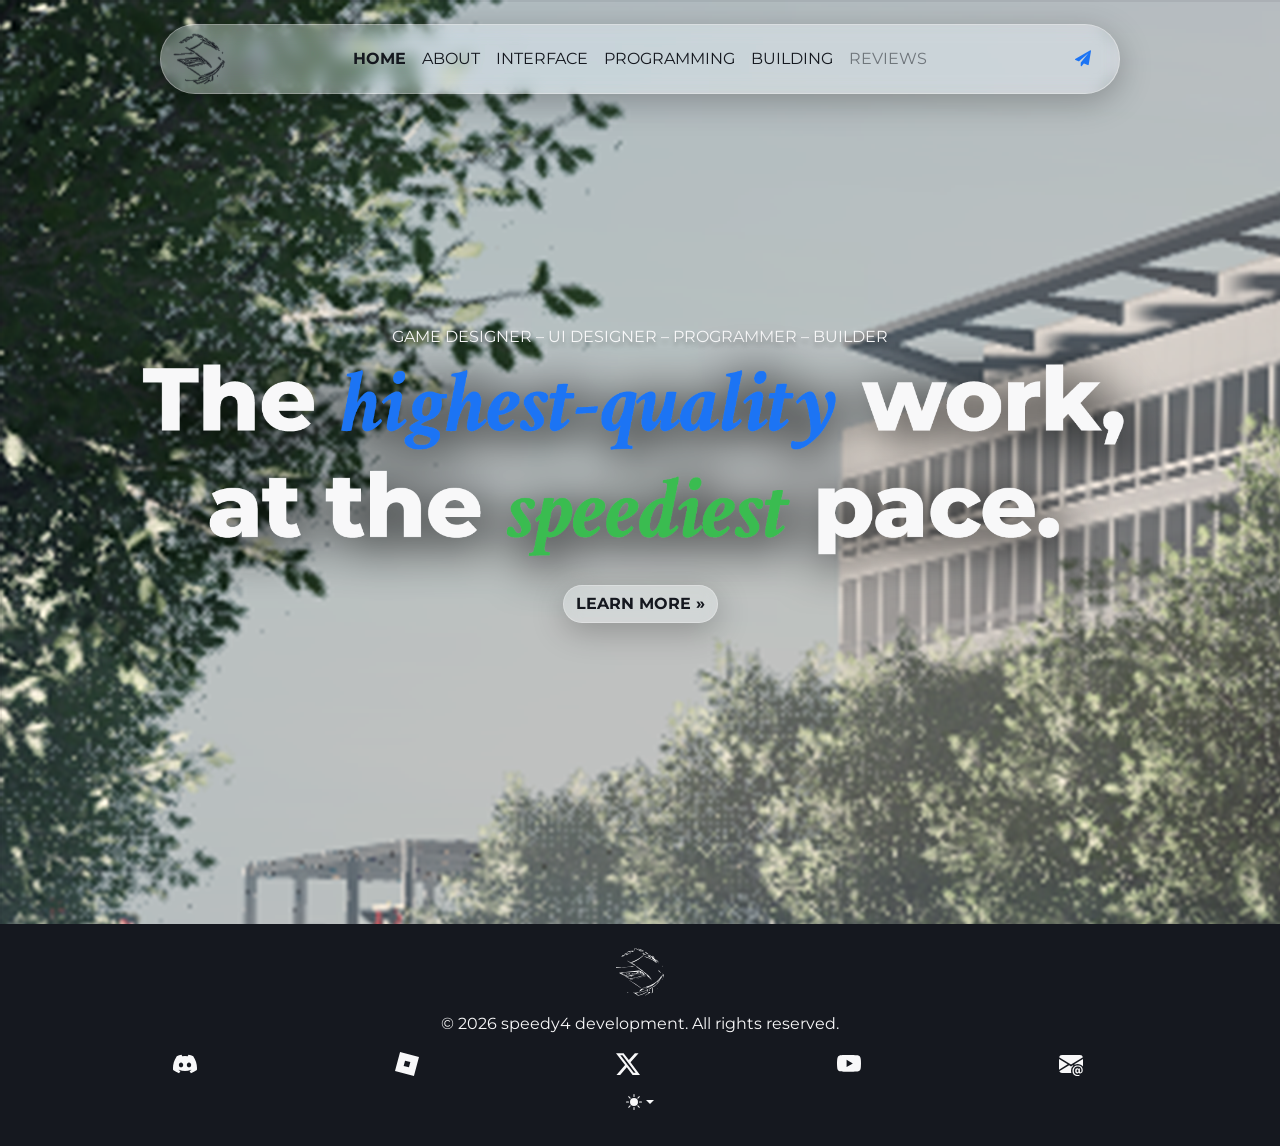
<file: index.html>
<!DOCTYPE html>
<html data-bs-theme="light" lang="en" style="min-height: 100vh;width: 100%;">

<head>
    <meta charset="utf-8">
    <meta name="viewport" content="width=device-width, initial-scale=1.0, viewport-fit=cover, shrink-to-fit=no">
    <title>speedy4's Portfolio</title>
    <meta name="twitter:image" content="https://speedy4.dev/assets/img/speedy4_development.png">
    <meta name="twitter:description" content="The hub for all my work under the official name speedy4 development, or for other projects.">
    <meta name="twitter:card" content="summary_large_image">
    <meta name="description" content="The hub for all my work under the official name speedy4 development, or for other projects.">
    <meta name="twitter:title" content="speedy4's Portfolio">
    <meta property="og:image" content="https://speedy4.dev/assets/img/speedy4_development.png">
    <script type="application/ld+json">
        {
            "@context": "http://schema.org",
            "@type": "WebSite",
            "name": "speedy4 development",
            "url": "https://speedy4.dev"
        }
    </script>
    <script>
        (function() {

            // JavaScript snippet handling Dark/Light mode switching

            const getStoredTheme = () => localStorage.getItem('theme');
            const setStoredTheme = theme => localStorage.setItem('theme', theme);
            const forcedTheme = document.documentElement.getAttribute('data-bss-forced-theme');

            const getPreferredTheme = () => {

                if (forcedTheme) return forcedTheme;

                const storedTheme = getStoredTheme();
                if (storedTheme) {
                    return storedTheme;
                }

                const pageTheme = document.documentElement.getAttribute('data-bs-theme');

                if (pageTheme) {
                    return pageTheme;
                }

                return window.matchMedia('(prefers-color-scheme: dark)').matches ? 'dark' : 'light';
            }

            const setTheme = theme => {
                if (theme === 'auto' && window.matchMedia('(prefers-color-scheme: dark)').matches) {
                    document.documentElement.setAttribute('data-bs-theme', 'dark');
                } else {
                    document.documentElement.setAttribute('data-bs-theme', theme);
                }
            }

            setTheme(getPreferredTheme());

            const showActiveTheme = (theme, focus = false) => {
                const themeSwitchers = [].slice.call(document.querySelectorAll('.theme-switcher'));

                if (!themeSwitchers.length) return;

                document.querySelectorAll('[data-bs-theme-value]').forEach(element => {
                    element.classList.remove('active');
                    element.setAttribute('aria-pressed', 'false');
                });

                for (const themeSwitcher of themeSwitchers) {

                    const btnToActivate = themeSwitcher.querySelector('[data-bs-theme-value="' + theme + '"]');

                    if (btnToActivate) {
                        btnToActivate.classList.add('active');
                        btnToActivate.setAttribute('aria-pressed', 'true');
                    }
                }
            }

            window.matchMedia('(prefers-color-scheme: dark)').addEventListener('change', () => {
                const storedTheme = getStoredTheme();
                if (storedTheme !== 'light' && storedTheme !== 'dark') {
                    setTheme(getPreferredTheme());
                }
            });

            window.addEventListener('DOMContentLoaded', () => {
                showActiveTheme(getPreferredTheme());

                document.querySelectorAll('[data-bs-theme-value]')
                    .forEach(toggle => {
                        toggle.addEventListener('click', (e) => {
                            e.preventDefault();
                            const theme = toggle.getAttribute('data-bs-theme-value');
                            setStoredTheme(theme);
                            setTheme(theme);
                            showActiveTheme(theme);
                        })
                    })
            });
        })();
    </script>
    <link rel="icon" type="image/png" sizes="16x16" href="assets/img/SpeedySilhouette_Favico.png">
    <link rel="icon" type="image/png" sizes="32x32" href="assets/img/SpeedySilhouette_Favico_Large.png">
    <link rel="stylesheet" href="assets/bootstrap/css/bootstrap.min.css">
    <link rel="stylesheet" href="assets/css/Crimson%20Text.css">
    <link rel="stylesheet" href="assets/css/IBM%20Plex%20Mono.css">
    <link rel="stylesheet" href="https://fonts.googleapis.com/css?family=Montserrat:400,800&amp;display=swap">
    <link rel="stylesheet" href="assets/fonts/font-awesome.min.css">
    <link rel="stylesheet" href="assets/css/bs-theme-overrides.css">
    <link rel="stylesheet" href="assets/css/animate.min.css">
    <link rel="stylesheet" href="assets/css/styles.css">
    <link rel="stylesheet" href="assets/css/prism.css">
    <link rel="stylesheet" href="assets/css/Features-Cards-icons.css">
    <link rel="stylesheet" href="assets/css/Lightbox-Gallery-baguetteBox.min.css">
    <link rel="stylesheet" href="assets/css/Pricing-Clean-badges.css">
</head>

<body style="background: var(--bs-body-color);width: 100%;min-height: 100vh;">
    <section class="d-flex flex-column justify-content-between align-items-center section-padding section-image" style="padding-top: 1.5rem;background: url(&quot;assets/img/website_background_1.png&quot;) center / cover no-repeat;width: 100%;min-height: 100vh;">
        <nav class="navbar navbar-expand-md fixed-top bg-body justify-content-between align-content-center glass-navbar" style="border-radius: 100px;width: 75%;min-height: 3.125rem;max-height: 5rem;margin-left: auto;margin-right: auto;margin-top: 1.5rem;border-color: transparent;margin-bottom: 13rem;">
            <div class="container-fluid"><a href="/"><img class="navbar-logo-wordmark" src="assets/img/speedy4_development_navbar_logo.png"><img class="navbar-logo-img" src="assets/img/speedy4_development_navbar_logo_noText.png"></a><button data-bs-toggle="collapse" class="navbar-toggler navbar-toggler-override" data-bs-target="#navcol-1" style="/*border-radius: 100px;*/border-style: none;"><span class="visually-hidden">Toggle navigation</span><span class="navbar-toggler-icon navbar-logo-img"></span></button>
                <div class="collapse navbar-collapse d-xxl-inline-flex navbar-nav1" id="navcol-1" style="margin-right: auto;margin-left: auto;">
                    <ul class="navbar-nav d-xxl-flex flex-grow-0 align-self-center navbar-nav1 navbar-nav-collapse" style="margin-right: auto;margin-left: auto;border-radius: 24px;padding-left: 12px;padding-right: 12px;">
                        <li class="nav-item"><a class="nav-link active" href="#" style="position: static;color: var(--bs-body-color);font-weight: bold;text-align: center;">HOME</a></li>
                        <li class="nav-item" style="position: static;text-align: center;"><a class="nav-link" href="/about" style="position: static;color: var(--bs-body-color);text-align: center;">ABOUT</a></li>
                        <li class="nav-item" style="position: static;color: var(--bs-body-color);text-align: center;"><a class="nav-link" href="/interface" style="position: static;color: var(--bs-body-color);text-align: center;">INTERFACE</a></li>
                        <li class="nav-item" style="position: static;color: var(--bs-body-color);text-align: center;"><a class="nav-link" href="/programming" style="position: static;color: var(--bs-body-color);text-align: center;">PROGRAMMING</a></li>
                        <li class="nav-item" style="position: static;color: var(--bs-body-color);text-align: center;"><a class="nav-link" href="/building" style="position: static;color: var(--bs-body-color);text-align: center;">BUILDING</a></li>
                        <li class="nav-item" style="position: static;color: var(--bs-body-color);text-align: center;"><a class="nav-link active" style="position: static;color: var(--bs-body-color);text-align: center;opacity: 0.50;">REVIEWS</a></li>
                    </ul>
                </div>
                <ul class="navbar-nav">
                    <li class="nav-item d-xxl-flex align-items-xxl-center" style="width: auto;padding-right: .5rem;"><a class="nav-link active navbar-contact-text" href="/contact" style="position: static;color: var(--bs-body-color);font-weight: bold;margin-right: -.25rem;">CONTACT</a><a class="nav-link link-primary" href="/contact"><i class="fa fa-send" style="margin-left: auto;"></i></a></li>
                </ul>
            </div>
        </nav>
        <div class="vstack d-flex flex-column justify-content-center align-items-center hero-container" style="width: 85%;margin: auto;min-height: 100vh;">
            <p class="d-flex hero-subtitle" style="color: rgb(248,248,249);font-size: 1.125rem;text-shadow: 0px 4px 4px rgba(0,0,0,0.25);margin-left: auto;margin-right: auto;margin-bottom: -4.5rem;">GAME DESIGNER – UI DESIGNER – PROGRAMMER – BUILDER</p><img alt="The highest-quality work, at the speediest pace." src="assets/img/hero-heading.svg" style="width: 100%;"><button class="btn btn-primary active glass-item hero-button" data-bss-hover-animate="pulse" type="button" style="border-radius: 100px;color: var(--bs-body-color);font-weight: bold;font-size: 1.25rem;height: auto;border: 100px none rgba(248,248,249,0.3);width: auto;margin-right: auto;margin-left: auto;margin-top: -5rem;position: relative;">LEARN MORE »<a class="stretched-link" href="/about" style="width: 100%;margin-left: auto;margin-right: auto;position: fixed;margin-bottom: auto;margin-top: auto;min-height: 100%;display: block;transform: translateX(-10px) translateY(-35px);"></a></button>
        </div>
    </section>
    <footer class="text-center py-4" style="width: 100%;height: auto;background: var(--bs-dark);">
        <div class="vstack d-xxl-flex justify-content-xxl-center align-items-xxl-center"><img src="assets/img/SpeedySilhouetteNew.svg" style="width: 3rem;margin-left: auto;margin-right: auto;margin-bottom: 0.5rem;color: rgb(248,248,249) !important;">
            <p class="text-muted my-2" style="color: rgb(248,248,249) !important;">© 2026 speedy4 development. All rights reserved.</p>
            <ul class="list-inline d-inline-flex d-xxl-flex justify-content-evenly my-2">
                <li class="list-inline-item me-4" data-bs-toggle="tooltip" data-bss-tooltip="" style="position: relative;" title="speedy4dev on Discord">
                    <div class="bs-icon-circle bs-icon-primary bs-icon" style="background: transparent;"><svg xmlns="http://www.w3.org/2000/svg" width="1em" height="1em" fill="currentColor" viewBox="0 0 16 16" class="bi bi-discord" style="width: 100%;height: 100%;color: rgb(248,248,249) !important;" title="speedy4dev on Discord">
                            <path d="M13.545 2.907a13.227 13.227 0 0 0-3.257-1.011.05.05 0 0 0-.052.025c-.141.25-.297.577-.406.833a12.19 12.19 0 0 0-3.658 0 8.258 8.258 0 0 0-.412-.833.051.051 0 0 0-.052-.025c-1.125.194-2.22.534-3.257 1.011a.041.041 0 0 0-.021.018C.356 6.024-.213 9.047.066 12.032c.001.014.01.028.021.037a13.276 13.276 0 0 0 3.995 2.02.05.05 0 0 0 .056-.019c.308-.42.582-.863.818-1.329a.05.05 0 0 0-.01-.059.051.051 0 0 0-.018-.011 8.875 8.875 0 0 1-1.248-.595.05.05 0 0 1-.02-.066.051.051 0 0 1 .015-.019c.084-.063.168-.129.248-.195a.05.05 0 0 1 .051-.007c2.619 1.196 5.454 1.196 8.041 0a.052.052 0 0 1 .053.007c.08.066.164.132.248.195a.051.051 0 0 1-.004.085 8.254 8.254 0 0 1-1.249.594.05.05 0 0 0-.03.03.052.052 0 0 0 .003.041c.24.465.515.909.817 1.329a.05.05 0 0 0 .056.019 13.235 13.235 0 0 0 4.001-2.02.049.049 0 0 0 .021-.037c.334-3.451-.559-6.449-2.366-9.106a.034.034 0 0 0-.02-.019Zm-8.198 7.307c-.789 0-1.438-.724-1.438-1.612 0-.889.637-1.613 1.438-1.613.807 0 1.45.73 1.438 1.613 0 .888-.637 1.612-1.438 1.612m5.316 0c-.788 0-1.438-.724-1.438-1.612 0-.889.637-1.613 1.438-1.613.807 0 1.451.73 1.438 1.613 0 .888-.631 1.612-1.438 1.612"></path>
                        </svg></div><a class="stretched-link" href="https://discord.com/users/302795034028408835" target="_blank" title="speedy4dev on Discord"></a>
                </li>
                <li class="list-inline-item me-4" data-bs-toggle="tooltip" data-bss-tooltip="" style="position: relative;" title="@speedy4dev on Roblox">
                    <div class="bs-icon-circle bs-icon-primary bs-icon" style="background: transparent;"><img src="assets/img/Roblox_Logo.svg" style="width: 100%;height: 100%;color: rgb(248,248,249) !important;" title="@speedy4dev on Roblox"></div><a class="stretched-link" href="https://roblox.com/users/110753821/profile" target="_blank"></a>
                </li>
                <li class="list-inline-item me-4" data-bs-toggle="tooltip" data-bss-tooltip="" style="color: rgb(248,248,249) !important;position: relative;" title="@speedy4dev on X">
                    <div class="bs-icon-circle bs-icon-primary bs-icon" style="background: transparent;color: rgb(248,248,249) !important;"><svg xmlns="http://www.w3.org/2000/svg" width="1em" height="1em" fill="currentColor" viewBox="0 0 16 16" class="bi bi-twitter-x" style="width: 100%;height: 100%;color: rgb(248,248,249) !important;" title="@speedy4dev on X">
                            <path d="M12.6.75h2.454l-5.36 6.142L16 15.25h-4.937l-3.867-5.07-4.425 5.07H.316l5.733-6.57L0 .75h5.063l3.495 4.633L12.601.75Zm-.86 13.028h1.36L4.323 2.145H2.865l8.875 11.633Z"></path>
                        </svg></div><a class="stretched-link" href="https://x.com/speedy4dev" target="_blank"></a>
                </li>
                <li class="list-inline-item me-4" data-bs-toggle="tooltip" data-bss-tooltip="" style="color: rgb(248,248,249) !important;position: relative;" title="@speed_y4dev on YouTube">
                    <div class="bs-icon-circle bs-icon-primary bs-icon" style="background: transparent;color: rgb(248,248,249) !important;"><svg xmlns="http://www.w3.org/2000/svg" width="1em" height="1em" fill="currentColor" viewBox="0 0 16 16" class="bi bi-youtube" style="width: 100%;height: 100%;color: rgb(248,248,249) !important;" title="@speed_y4dev on YouTube">
                            <path d="M8.051 1.999h.089c.822.003 4.987.033 6.11.335a2.01 2.01 0 0 1 1.415 1.42c.101.38.172.883.22 1.402l.01.104.022.26.008.104c.065.914.073 1.77.074 1.957v.075c-.001.194-.01 1.108-.082 2.06l-.008.105-.009.104c-.05.572-.124 1.14-.235 1.558a2.007 2.007 0 0 1-1.415 1.42c-1.16.312-5.569.334-6.18.335h-.142c-.309 0-1.587-.006-2.927-.052l-.17-.006-.087-.004-.171-.007-.171-.007c-1.11-.049-2.167-.128-2.654-.26a2.007 2.007 0 0 1-1.415-1.419c-.111-.417-.185-.986-.235-1.558L.09 9.82l-.008-.104A31.4 31.4 0 0 1 0 7.68v-.123c.002-.215.01-.958.064-1.778l.007-.103.003-.052.008-.104.022-.26.01-.104c.048-.519.119-1.023.22-1.402a2.007 2.007 0 0 1 1.415-1.42c.487-.13 1.544-.21 2.654-.26l.17-.007.172-.006.086-.003.171-.007A99.788 99.788 0 0 1 7.858 2h.193zM6.4 5.209v4.818l4.157-2.408z"></path>
                        </svg></div><a class="stretched-link" href="https://www.youtube.com/@speed_y4dev" target="_blank" title="@speed_y4dev on YouTube"></a>
                </li>
                <li class="list-inline-item me-4" data-bs-toggle="tooltip" data-bss-tooltip="" style="color: rgb(248,248,249) !important;position: relative;" title="For business inquiries: speedy4dev@gmail.com">
                    <div class="bs-icon-circle bs-icon-primary bs-icon" style="background: transparent;color: rgb(248,248,249) !important;"><svg xmlns="http://www.w3.org/2000/svg" width="1em" height="1em" fill="currentColor" viewBox="0 0 16 16" class="bi bi-envelope-at-fill" style="width: 100%;height: 100%;color: rgb(248,248,249) !important;" title="For business inquiries: speedy4dev@gmail.com">
                            <path d="M2 2A2 2 0 0 0 .05 3.555L8 8.414l7.95-4.859A2 2 0 0 0 14 2zm-2 9.8V4.698l5.803 3.546L0 11.801Zm6.761-2.97-6.57 4.026A2 2 0 0 0 2 14h6.256A4.493 4.493 0 0 1 8 12.5a4.49 4.49 0 0 1 1.606-3.446l-.367-.225L8 9.586l-1.239-.757ZM16 9.671V4.697l-5.803 3.546.338.208A4.482 4.482 0 0 1 12.5 8c1.414 0 2.675.652 3.5 1.671"></path>
                            <path d="M15.834 12.244c0 1.168-.577 2.025-1.587 2.025-.503 0-1.002-.228-1.12-.648h-.043c-.118.416-.543.643-1.015.643-.77 0-1.259-.542-1.259-1.434v-.529c0-.844.481-1.4 1.26-1.4.585 0 .87.333.953.63h.03v-.568h.905v2.19c0 .272.18.42.411.42.315 0 .639-.415.639-1.39v-.118c0-1.277-.95-2.326-2.484-2.326h-.04c-1.582 0-2.64 1.067-2.64 2.724v.157c0 1.867 1.237 2.654 2.57 2.654h.045c.507 0 .935-.07 1.18-.18v.731c-.219.1-.643.175-1.237.175h-.044C10.438 16 9 14.82 9 12.646v-.214C9 10.36 10.421 9 12.485 9h.035c2.12 0 3.314 1.43 3.314 3.034zm-4.04.21v.227c0 .586.227.8.581.8.31 0 .564-.17.564-.743v-.367c0-.516-.275-.708-.572-.708-.346 0-.573.245-.573.791Z"></path>
                        </svg></div><a class="stretched-link" href="mailto://speedy4dev@gmail.com" target="_blank" title="For business inquiries: speedy4dev@gmail.com"></a>
                </li>
            </ul>
            <div class="theme-switcher dropdown"><button class="btn btn-link dropdown-toggle" aria-expanded="false" data-bs-toggle="dropdown" type="button" style="color: rgb(248,248,249) !important;"><svg xmlns="http://www.w3.org/2000/svg" width="1em" height="1em" fill="currentColor" viewBox="0 0 16 16" class="bi bi-sun-fill mb-1" style="color: rgb(248,248,249) !important;">
                        <path d="M8 12a4 4 0 1 0 0-8 4 4 0 0 0 0 8M8 0a.5.5 0 0 1 .5.5v2a.5.5 0 0 1-1 0v-2A.5.5 0 0 1 8 0m0 13a.5.5 0 0 1 .5.5v2a.5.5 0 0 1-1 0v-2A.5.5 0 0 1 8 13m8-5a.5.5 0 0 1-.5.5h-2a.5.5 0 0 1 0-1h2a.5.5 0 0 1 .5.5M3 8a.5.5 0 0 1-.5.5h-2a.5.5 0 0 1 0-1h2A.5.5 0 0 1 3 8m10.657-5.657a.5.5 0 0 1 0 .707l-1.414 1.415a.5.5 0 1 1-.707-.708l1.414-1.414a.5.5 0 0 1 .707 0m-9.193 9.193a.5.5 0 0 1 0 .707L3.05 13.657a.5.5 0 0 1-.707-.707l1.414-1.414a.5.5 0 0 1 .707 0zm9.193 2.121a.5.5 0 0 1-.707 0l-1.414-1.414a.5.5 0 0 1 .707-.707l1.414 1.414a.5.5 0 0 1 0 .707M4.464 4.465a.5.5 0 0 1-.707 0L2.343 3.05a.5.5 0 1 1 .707-.707l1.414 1.414a.5.5 0 0 1 0 .708z"></path>
                    </svg></button>
                <div class="dropdown-menu"><a class="dropdown-item d-flex align-items-center" href="#" data-bs-theme-value="light"><svg xmlns="http://www.w3.org/2000/svg" width="1em" height="1em" fill="currentColor" viewBox="0 0 16 16" class="bi bi-sun-fill opacity-50 me-2">
                            <path d="M8 12a4 4 0 1 0 0-8 4 4 0 0 0 0 8M8 0a.5.5 0 0 1 .5.5v2a.5.5 0 0 1-1 0v-2A.5.5 0 0 1 8 0m0 13a.5.5 0 0 1 .5.5v2a.5.5 0 0 1-1 0v-2A.5.5 0 0 1 8 13m8-5a.5.5 0 0 1-.5.5h-2a.5.5 0 0 1 0-1h2a.5.5 0 0 1 .5.5M3 8a.5.5 0 0 1-.5.5h-2a.5.5 0 0 1 0-1h2A.5.5 0 0 1 3 8m10.657-5.657a.5.5 0 0 1 0 .707l-1.414 1.415a.5.5 0 1 1-.707-.708l1.414-1.414a.5.5 0 0 1 .707 0m-9.193 9.193a.5.5 0 0 1 0 .707L3.05 13.657a.5.5 0 0 1-.707-.707l1.414-1.414a.5.5 0 0 1 .707 0zm9.193 2.121a.5.5 0 0 1-.707 0l-1.414-1.414a.5.5 0 0 1 .707-.707l1.414 1.414a.5.5 0 0 1 0 .707M4.464 4.465a.5.5 0 0 1-.707 0L2.343 3.05a.5.5 0 1 1 .707-.707l1.414 1.414a.5.5 0 0 1 0 .708z"></path>
                        </svg>Light</a><a class="dropdown-item d-flex align-items-center" href="#" data-bs-theme-value="dark"><svg xmlns="http://www.w3.org/2000/svg" width="1em" height="1em" fill="currentColor" viewBox="0 0 16 16" class="bi bi-moon-stars-fill opacity-50 me-2">
                            <path d="M6 .278a.768.768 0 0 1 .08.858 7.208 7.208 0 0 0-.878 3.46c0 4.021 3.278 7.277 7.318 7.277.527 0 1.04-.055 1.533-.16a.787.787 0 0 1 .81.316.733.733 0 0 1-.031.893A8.349 8.349 0 0 1 8.344 16C3.734 16 0 12.286 0 7.71 0 4.266 2.114 1.312 5.124.06A.752.752 0 0 1 6 .278"></path>
                            <path d="M10.794 3.148a.217.217 0 0 1 .412 0l.387 1.162c.173.518.579.924 1.097 1.097l1.162.387a.217.217 0 0 1 0 .412l-1.162.387a1.734 1.734 0 0 0-1.097 1.097l-.387 1.162a.217.217 0 0 1-.412 0l-.387-1.162A1.734 1.734 0 0 0 9.31 6.593l-1.162-.387a.217.217 0 0 1 0-.412l1.162-.387a1.734 1.734 0 0 0 1.097-1.097l.387-1.162zM13.863.099a.145.145 0 0 1 .274 0l.258.774c.115.346.386.617.732.732l.774.258a.145.145 0 0 1 0 .274l-.774.258a1.156 1.156 0 0 0-.732.732l-.258.774a.145.145 0 0 1-.274 0l-.258-.774a1.156 1.156 0 0 0-.732-.732l-.774-.258a.145.145 0 0 1 0-.274l.774-.258c.346-.115.617-.386.732-.732L13.863.1z"></path>
                        </svg>Dark</a><a class="dropdown-item d-flex align-items-center" href="#" data-bs-theme-value="auto"><svg xmlns="http://www.w3.org/2000/svg" width="1em" height="1em" fill="currentColor" viewBox="0 0 16 16" class="bi bi-circle-half opacity-50 me-2">
                            <path d="M8 15A7 7 0 1 0 8 1zm0 1A8 8 0 1 1 8 0a8 8 0 0 1 0 16"></path>
                        </svg>Auto</a></div>
            </div>
        </div>
    </footer>
    <script src="assets/bootstrap/js/bootstrap.min.js"></script>
    <script src="assets/js/bs-init.js"></script>
    <script src="assets/js/prism.js"></script>
    <script src="assets/js/lightbox-gallery-handler.js"></script>
    <script src="assets/js/lightbox-handler.js"></script>
</body>

</html>
</file>
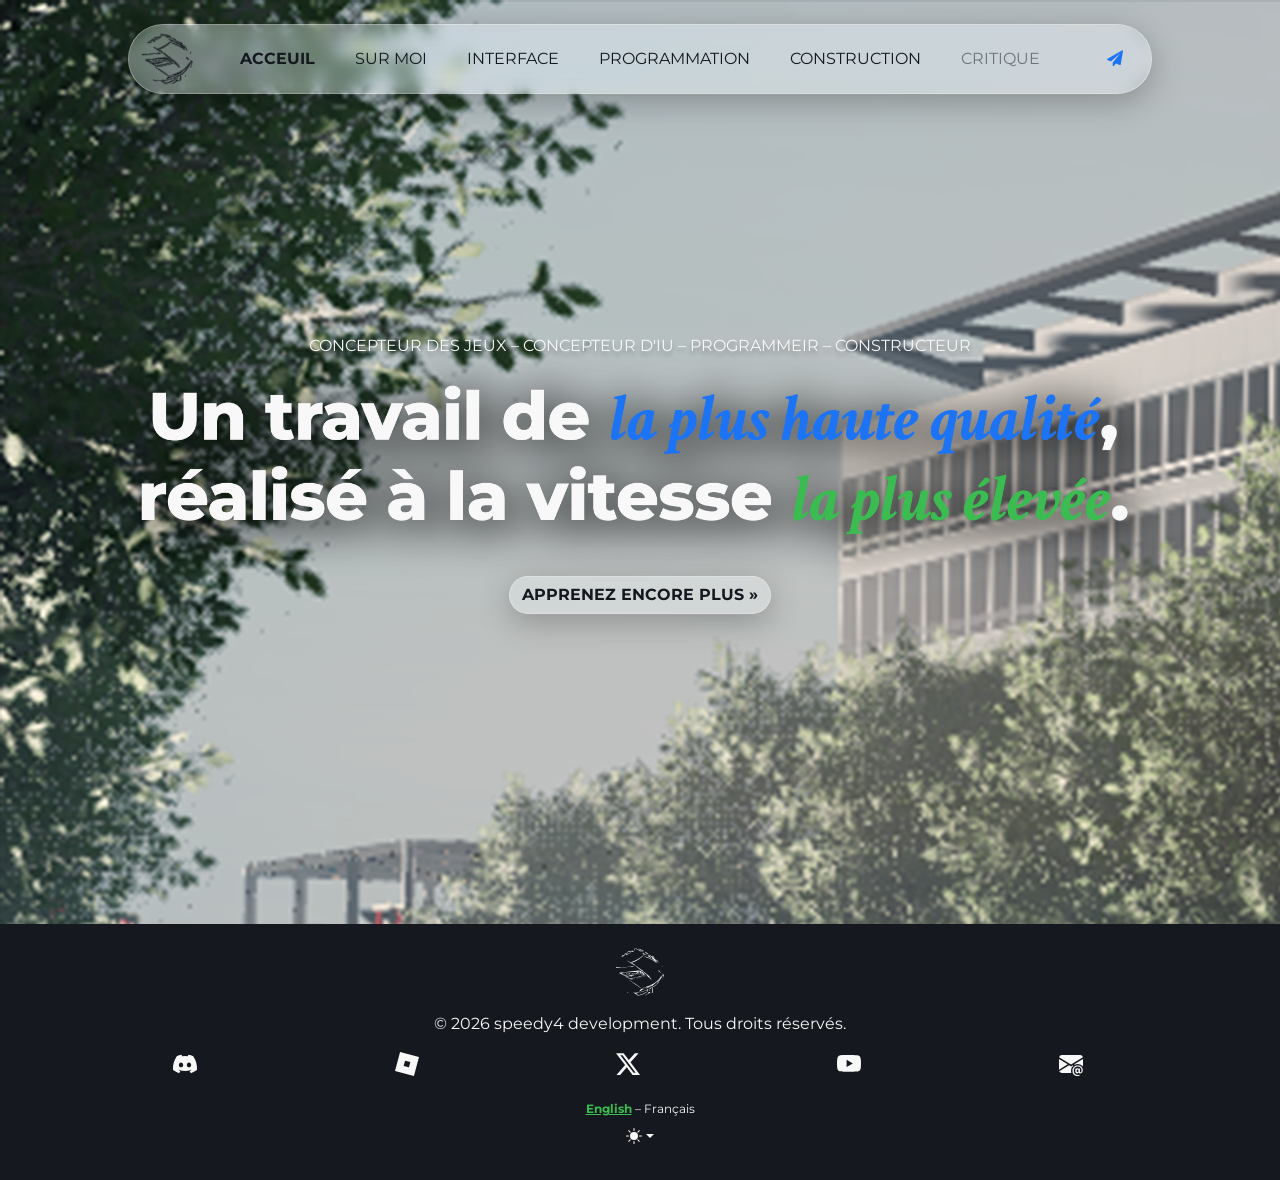
<file: fr/index.html>
<!DOCTYPE html>
<html data-bs-theme="light" lang="en" style="min-height: 100vh;width: 100%;">

<head>
    <meta charset="utf-8">
    <meta name="viewport" content="width=device-width, initial-scale=1.0, viewport-fit=cover, shrink-to-fit=no">
    <title>speedy4's Portfolio</title>
    <meta name="twitter:image" content="https://speedy4.dev/assets/img/speedy4_development.png">
    <meta name="twitter:description" content="The hub for all my work under the official name speedy4 development, or for other projects.">
    <meta name="twitter:card" content="summary_large_image">
    <meta name="description" content="The hub for all my work under the official name speedy4 development, or for other projects.">
    <meta name="twitter:title" content="speedy4's Portfolio">
    <meta property="og:image" content="https://speedy4.dev/assets/img/speedy4_development.png">
    <script>
        (function() {

            // JavaScript snippet handling Dark/Light mode switching

            const getStoredTheme = () => localStorage.getItem('theme');
            const setStoredTheme = theme => localStorage.setItem('theme', theme);
            const forcedTheme = document.documentElement.getAttribute('data-bss-forced-theme');

            const getPreferredTheme = () => {

                if (forcedTheme) return forcedTheme;

                const storedTheme = getStoredTheme();
                if (storedTheme) {
                    return storedTheme;
                }

                const pageTheme = document.documentElement.getAttribute('data-bs-theme');

                if (pageTheme) {
                    return pageTheme;
                }

                return window.matchMedia('(prefers-color-scheme: dark)').matches ? 'dark' : 'light';
            }

            const setTheme = theme => {
                if (theme === 'auto' && window.matchMedia('(prefers-color-scheme: dark)').matches) {
                    document.documentElement.setAttribute('data-bs-theme', 'dark');
                } else {
                    document.documentElement.setAttribute('data-bs-theme', theme);
                }
            }

            setTheme(getPreferredTheme());

            const showActiveTheme = (theme, focus = false) => {
                const themeSwitchers = [].slice.call(document.querySelectorAll('.theme-switcher'));

                if (!themeSwitchers.length) return;

                document.querySelectorAll('[data-bs-theme-value]').forEach(element => {
                    element.classList.remove('active');
                    element.setAttribute('aria-pressed', 'false');
                });

                for (const themeSwitcher of themeSwitchers) {

                    const btnToActivate = themeSwitcher.querySelector('[data-bs-theme-value="' + theme + '"]');

                    if (btnToActivate) {
                        btnToActivate.classList.add('active');
                        btnToActivate.setAttribute('aria-pressed', 'true');
                    }
                }
            }

            window.matchMedia('(prefers-color-scheme: dark)').addEventListener('change', () => {
                const storedTheme = getStoredTheme();
                if (storedTheme !== 'light' && storedTheme !== 'dark') {
                    setTheme(getPreferredTheme());
                }
            });

            window.addEventListener('DOMContentLoaded', () => {
                showActiveTheme(getPreferredTheme());

                document.querySelectorAll('[data-bs-theme-value]')
                    .forEach(toggle => {
                        toggle.addEventListener('click', (e) => {
                            e.preventDefault();
                            const theme = toggle.getAttribute('data-bs-theme-value');
                            setStoredTheme(theme);
                            setTheme(theme);
                            showActiveTheme(theme);
                        })
                    })
            });
        })();
    </script>
    <link rel="icon" type="image/png" sizes="16x16" href="../assets/img/SpeedySilhouette_Favico.png">
    <link rel="icon" type="image/png" sizes="32x32" href="../assets/img/SpeedySilhouette_Favico_Large.png">
    <link rel="stylesheet" href="../assets/bootstrap/css/bootstrap.min.css">
    <link rel="stylesheet" href="../assets/css/Crimson%20Text.css">
    <link rel="stylesheet" href="../assets/css/IBM%20Plex%20Mono.css">
    <link rel="stylesheet" href="https://fonts.googleapis.com/css?family=Montserrat:400,800&amp;display=swap">
    <link rel="stylesheet" href="../assets/fonts/font-awesome.min.css">
    <link rel="stylesheet" href="../assets/css/bs-theme-overrides.css">
    <link rel="stylesheet" href="../assets/css/animate.min.css">
    <link rel="stylesheet" href="../assets/css/styles.css">
    <link rel="stylesheet" href="../assets/css/prism.css">
    <link rel="stylesheet" href="../assets/css/Features-Cards-icons.css">
    <link rel="stylesheet" href="../assets/css/Lightbox-Gallery-baguetteBox.min.css">
    <link rel="stylesheet" href="../assets/css/Pricing-Clean-badges.css">
</head>

<body style="background: var(--bs-body-color);width: 100%;min-height: 100vh;">
    <section class="d-flex flex-column justify-content-between align-items-center section-padding section-image" style="padding-top: 1.5rem;background: url(&quot;../assets/img/website_background_1.png&quot;) center / cover no-repeat;width: 100%;min-height: 100vh;">
        <nav class="navbar navbar-expand-md fixed-top bg-body justify-content-between align-content-center glass-navbar" style="border-radius: 100px;width: 80%;min-height: 3.125rem;max-height: 5rem;margin-left: auto;margin-right: auto;margin-top: 1.5rem;border-color: transparent;margin-bottom: 13rem;">
            <div class="container-fluid"><a href="/fr/"><img class="navbar-logo-wordmark-fr" src="../assets/img/speedy4_development_navbar_logo.png"><img class="navbar-logo-img-fr" src="../assets/img/speedy4_development_navbar_logo_noText.png"></a><button data-bs-toggle="collapse" class="navbar-toggler navbar-toggler-override" data-bs-target="#navcol-1" style="border-radius: 100px;border-style: none;"><span class="visually-hidden">Toggle navigation</span><span class="navbar-toggler-icon navbar-logo-img"></span></button>
                <div class="collapse navbar-collapse d-xxl-flex navbar-nav1 navbar-nav-collapse" id="navcol-1" style="margin-right: auto;margin-left: auto;">
                    <ul class="navbar-nav d-xxl-flex flex-grow-0 align-self-center navbar-nav1 navbar-nav-collapse" style="margin-right: auto;margin-left: auto;width: auto;">
                        <li class="nav-item text-nowrap" style="width: auto !important;text-align: center;padding-right: 12px;padding-left: 12px;"><a class="nav-link active text-nowrap" href="#" style="position: static;color: var(--bs-body-color);font-weight: bold;width: auto;">ACCEUIL</a></li>
                        <li class="nav-item text-nowrap" style="position: static;width: auto !important;text-align: center;padding-right: 12px;padding-left: 12px;"><a class="nav-link text-nowrap" href="/fr/about" style="position: static;color: var(--bs-body-color);width: auto;min-width: auto;">SUR MOI</a></li>
                        <li class="nav-item text-nowrap" style="position: static;color: var(--bs-body-color);width: auto !important;text-align: center;padding-right: 12px;padding-left: 12px;"><a class="nav-link text-nowrap" href="/fr/interface" style="position: static;color: var(--bs-body-color);width: auto;">INTERFACE</a></li>
                        <li class="nav-item text-nowrap" style="position: static;color: var(--bs-body-color);width: auto !important;text-align: center;padding-right: 12px;padding-left: 12px;"><a class="nav-link text-nowrap" href="/fr/programming" style="position: static;color: var(--bs-body-color);width: auto;">PROGRAMMATION</a></li>
                        <li class="nav-item text-nowrap" style="position: static;color: var(--bs-body-color);width: auto !important;text-align: center;padding-right: 12px;padding-left: 12px;"><a class="nav-link text-nowrap" href="/fr/building" style="position: static;color: var(--bs-body-color);width: auto;">CONSTRUCTION</a></li>
                        <li class="nav-item text-nowrap" style="position: static;color: var(--bs-body-color);width: auto !important;text-align: center;padding-right: 12px;padding-left: 12px;opacity: 0.50;"><a class="nav-link text-nowrap" style="position: static;color: var(--bs-body-color);width: auto;">CRITIQUE</a></li>
                    </ul>
                </div>
                <ul class="navbar-nav">
                    <li class="nav-item d-xxl-flex align-items-xxl-center" style="width: auto;padding-right: .5rem;"><a class="nav-link active navbar-contact-text" href="/fr/contact" style="position: static;color: var(--bs-body-color);font-weight: bold;">CONTACTEZ</a><a class="nav-link link-primary" href="/fr/contact"><i class="fa fa-send" style="margin-left: auto;"></i></a></li>
                </ul>
            </div>
        </nav>
        <div class="vstack d-flex flex-column justify-content-center align-items-center hero-container" style="width: 85%;margin: auto;min-height: 100vh;">
            <p class="d-flex hero-subtitle" style="color: rgb(248,248,249) !important;font-size: 1.125rem;text-shadow: 0px 4px 4px rgba(0,0,0,.25);margin-left: auto;margin-right: auto;margin-bottom: -4.5rem;">CONCEPTEUR DES JEUX – CONCEPTEUR D'IU – PROGRAMMEIR – CONSTRUCTEUR</p><img src="../assets/img/hero-heading-fr.svg" style="width: 100%;margin-bottom: 1rem;margin-top: 1rem;"><button class="btn glass-item hero-button" data-bss-hover-animate="pulse" type="button" style="border-radius: 100px;color: var(--bs-body-color);font-weight: bold;font-size: 1.25rem;height: auto;border: 100px none rgba(248,248,249,0.3);width: auto;margin-right: auto;margin-left: auto;margin-top: -5rem;position: relative;">APPRENEZ ENCORE PLUS »<a class="stretched-link" href="/fr/about" style="width: 100%;margin-left: auto;margin-right: auto;position: fixed;margin-bottom: auto;margin-top: auto;min-height: 100%;display: block;transform: translateX(-10px) translateY(-35px);"></a></button>
        </div>
    </section>
    <footer class="text-center py-4" style="width: 100%;height: auto;background: rgb(21,24,31);">
        <div class="vstack d-xxl-flex justify-content-xxl-center align-items-xxl-center"><img src="../assets/img/SpeedySilhouetteNew.svg" style="width: 3rem;margin-left: auto;margin-right: auto;margin-bottom: 0.5rem;color: rgb(248,248,249) !important;">
            <p class="text-muted my-2" style="color: rgb(248,248,249) !important;">© 2026 speedy4 development. Tous droits réservés.</p>
            <ul class="list-inline d-inline-flex d-xxl-flex justify-content-evenly my-2">
                <li class="list-inline-item me-4">
                    <div class="bs-icon-circle bs-icon-primary bs-icon" style="background: transparent;"><svg xmlns="http://www.w3.org/2000/svg" width="1em" height="1em" fill="currentColor" viewBox="0 0 16 16" class="bi bi-discord" data-bs-toggle="tooltip" data-bss-tooltip="" style="width: 100%;height: 100%;color: rgb(248,248,249) !important;" title="speedy4dev sur Discord">
                            <path d="M13.545 2.907a13.227 13.227 0 0 0-3.257-1.011.05.05 0 0 0-.052.025c-.141.25-.297.577-.406.833a12.19 12.19 0 0 0-3.658 0 8.258 8.258 0 0 0-.412-.833.051.051 0 0 0-.052-.025c-1.125.194-2.22.534-3.257 1.011a.041.041 0 0 0-.021.018C.356 6.024-.213 9.047.066 12.032c.001.014.01.028.021.037a13.276 13.276 0 0 0 3.995 2.02.05.05 0 0 0 .056-.019c.308-.42.582-.863.818-1.329a.05.05 0 0 0-.01-.059.051.051 0 0 0-.018-.011 8.875 8.875 0 0 1-1.248-.595.05.05 0 0 1-.02-.066.051.051 0 0 1 .015-.019c.084-.063.168-.129.248-.195a.05.05 0 0 1 .051-.007c2.619 1.196 5.454 1.196 8.041 0a.052.052 0 0 1 .053.007c.08.066.164.132.248.195a.051.051 0 0 1-.004.085 8.254 8.254 0 0 1-1.249.594.05.05 0 0 0-.03.03.052.052 0 0 0 .003.041c.24.465.515.909.817 1.329a.05.05 0 0 0 .056.019 13.235 13.235 0 0 0 4.001-2.02.049.049 0 0 0 .021-.037c.334-3.451-.559-6.449-2.366-9.106a.034.034 0 0 0-.02-.019Zm-8.198 7.307c-.789 0-1.438-.724-1.438-1.612 0-.889.637-1.613 1.438-1.613.807 0 1.45.73 1.438 1.613 0 .888-.637 1.612-1.438 1.612m5.316 0c-.788 0-1.438-.724-1.438-1.612 0-.889.637-1.613 1.438-1.613.807 0 1.451.73 1.438 1.613 0 .888-.631 1.612-1.438 1.612"></path>
                        </svg></div>
                </li>
                <li class="list-inline-item me-4">
                    <div class="bs-icon-circle bs-icon-primary bs-icon" style="background: transparent;"><img data-bs-toggle="tooltip" data-bss-tooltip="" src="../assets/img/Roblox_Logo.svg" style="width: 100%;height: 100%;color: rgb(248,248,249) !important;" title="@speedy4dev sur Roblox"></div>
                </li>
                <li class="list-inline-item me-4" style="color: rgb(248,248,249) !important;">
                    <div class="bs-icon-circle bs-icon-primary bs-icon" style="background: transparent;color: rgb(248,248,249) !important;"><svg xmlns="http://www.w3.org/2000/svg" width="1em" height="1em" fill="currentColor" viewBox="0 0 16 16" class="bi bi-twitter-x" data-bs-toggle="tooltip" data-bss-tooltip="" style="width: 100%;height: 100%;color: rgb(248,248,249) !important;" title="@speedy4dev sur X">
                            <path d="M12.6.75h2.454l-5.36 6.142L16 15.25h-4.937l-3.867-5.07-4.425 5.07H.316l5.733-6.57L0 .75h5.063l3.495 4.633L12.601.75Zm-.86 13.028h1.36L4.323 2.145H2.865l8.875 11.633Z"></path>
                        </svg></div>
                </li>
                <li class="list-inline-item me-4" style="color: rgb(248,248,249) !important;">
                    <div class="bs-icon-circle bs-icon-primary bs-icon" style="background: transparent;color: rgb(248,248,249) !important;"><svg xmlns="http://www.w3.org/2000/svg" width="1em" height="1em" fill="currentColor" viewBox="0 0 16 16" class="bi bi-youtube" data-bs-toggle="tooltip" data-bss-tooltip="" style="width: 100%;height: 100%;color: rgb(248,248,249) !important;" title="@speed_y4dev sur YouTube">
                            <path d="M8.051 1.999h.089c.822.003 4.987.033 6.11.335a2.01 2.01 0 0 1 1.415 1.42c.101.38.172.883.22 1.402l.01.104.022.26.008.104c.065.914.073 1.77.074 1.957v.075c-.001.194-.01 1.108-.082 2.06l-.008.105-.009.104c-.05.572-.124 1.14-.235 1.558a2.007 2.007 0 0 1-1.415 1.42c-1.16.312-5.569.334-6.18.335h-.142c-.309 0-1.587-.006-2.927-.052l-.17-.006-.087-.004-.171-.007-.171-.007c-1.11-.049-2.167-.128-2.654-.26a2.007 2.007 0 0 1-1.415-1.419c-.111-.417-.185-.986-.235-1.558L.09 9.82l-.008-.104A31.4 31.4 0 0 1 0 7.68v-.123c.002-.215.01-.958.064-1.778l.007-.103.003-.052.008-.104.022-.26.01-.104c.048-.519.119-1.023.22-1.402a2.007 2.007 0 0 1 1.415-1.42c.487-.13 1.544-.21 2.654-.26l.17-.007.172-.006.086-.003.171-.007A99.788 99.788 0 0 1 7.858 2h.193zM6.4 5.209v4.818l4.157-2.408z"></path>
                        </svg></div>
                </li>
                <li class="list-inline-item me-4" data-bs-toggle="tooltip" data-bss-tooltip="" style="color: rgb(248,248,249) !important;position: relative;" title="Pour les questions d'ordre officiel : speedy4dev@gmail.com">
                    <div class="bs-icon-circle bs-icon-primary bs-icon" style="background: transparent;color: rgb(248,248,249) !important;"><svg xmlns="http://www.w3.org/2000/svg" width="1em" height="1em" fill="currentColor" viewBox="0 0 16 16" class="bi bi-envelope-at-fill" style="width: 100%;height: 100%;color: rgb(248,248,249) !important;" title="For business inquiries: speedy4dev@gmail.com">
                            <path d="M2 2A2 2 0 0 0 .05 3.555L8 8.414l7.95-4.859A2 2 0 0 0 14 2zm-2 9.8V4.698l5.803 3.546L0 11.801Zm6.761-2.97-6.57 4.026A2 2 0 0 0 2 14h6.256A4.493 4.493 0 0 1 8 12.5a4.49 4.49 0 0 1 1.606-3.446l-.367-.225L8 9.586l-1.239-.757ZM16 9.671V4.697l-5.803 3.546.338.208A4.482 4.482 0 0 1 12.5 8c1.414 0 2.675.652 3.5 1.671"></path>
                            <path d="M15.834 12.244c0 1.168-.577 2.025-1.587 2.025-.503 0-1.002-.228-1.12-.648h-.043c-.118.416-.543.643-1.015.643-.77 0-1.259-.542-1.259-1.434v-.529c0-.844.481-1.4 1.26-1.4.585 0 .87.333.953.63h.03v-.568h.905v2.19c0 .272.18.42.411.42.315 0 .639-.415.639-1.39v-.118c0-1.277-.95-2.326-2.484-2.326h-.04c-1.582 0-2.64 1.067-2.64 2.724v.157c0 1.867 1.237 2.654 2.57 2.654h.045c.507 0 .935-.07 1.18-.18v.731c-.219.1-.643.175-1.237.175h-.044C10.438 16 9 14.82 9 12.646v-.214C9 10.36 10.421 9 12.485 9h.035c2.12 0 3.314 1.43 3.314 3.034zm-4.04.21v.227c0 .586.227.8.581.8.31 0 .564-.17.564-.743v-.367c0-.516-.275-.708-.572-.708-.346 0-.573.245-.573.791Z"></path>
                        </svg></div><a class="stretched-link" href="mailto://speedy4dev@gmail.com" target="_blank" title="For business inquiries: speedy4dev@gmail.com"></a>
                </li>
            </ul><span style="color: rgb(248,248,249) !important;margin-top: 1rem;font-size: .75rem;"><a href="/"><strong>English</strong></a>&nbsp;– Français</span>
            <div class="theme-switcher dropdown"><button class="btn btn-link dropdown-toggle" aria-expanded="false" data-bs-toggle="dropdown" type="button" style="color: rgb(248,248,249) !important;"><svg xmlns="http://www.w3.org/2000/svg" width="1em" height="1em" fill="currentColor" viewBox="0 0 16 16" class="bi bi-sun-fill mb-1" style="color: rgb(248,248,249) !important;">
                        <path d="M8 12a4 4 0 1 0 0-8 4 4 0 0 0 0 8M8 0a.5.5 0 0 1 .5.5v2a.5.5 0 0 1-1 0v-2A.5.5 0 0 1 8 0m0 13a.5.5 0 0 1 .5.5v2a.5.5 0 0 1-1 0v-2A.5.5 0 0 1 8 13m8-5a.5.5 0 0 1-.5.5h-2a.5.5 0 0 1 0-1h2a.5.5 0 0 1 .5.5M3 8a.5.5 0 0 1-.5.5h-2a.5.5 0 0 1 0-1h2A.5.5 0 0 1 3 8m10.657-5.657a.5.5 0 0 1 0 .707l-1.414 1.415a.5.5 0 1 1-.707-.708l1.414-1.414a.5.5 0 0 1 .707 0m-9.193 9.193a.5.5 0 0 1 0 .707L3.05 13.657a.5.5 0 0 1-.707-.707l1.414-1.414a.5.5 0 0 1 .707 0zm9.193 2.121a.5.5 0 0 1-.707 0l-1.414-1.414a.5.5 0 0 1 .707-.707l1.414 1.414a.5.5 0 0 1 0 .707M4.464 4.465a.5.5 0 0 1-.707 0L2.343 3.05a.5.5 0 1 1 .707-.707l1.414 1.414a.5.5 0 0 1 0 .708z"></path>
                    </svg></button>
                <div class="dropdown-menu"><a class="dropdown-item d-flex align-items-center" href="#" data-bs-theme-value="light"><svg xmlns="http://www.w3.org/2000/svg" width="1em" height="1em" fill="currentColor" viewBox="0 0 16 16" class="bi bi-sun-fill opacity-50 me-2">
                            <path d="M8 12a4 4 0 1 0 0-8 4 4 0 0 0 0 8M8 0a.5.5 0 0 1 .5.5v2a.5.5 0 0 1-1 0v-2A.5.5 0 0 1 8 0m0 13a.5.5 0 0 1 .5.5v2a.5.5 0 0 1-1 0v-2A.5.5 0 0 1 8 13m8-5a.5.5 0 0 1-.5.5h-2a.5.5 0 0 1 0-1h2a.5.5 0 0 1 .5.5M3 8a.5.5 0 0 1-.5.5h-2a.5.5 0 0 1 0-1h2A.5.5 0 0 1 3 8m10.657-5.657a.5.5 0 0 1 0 .707l-1.414 1.415a.5.5 0 1 1-.707-.708l1.414-1.414a.5.5 0 0 1 .707 0m-9.193 9.193a.5.5 0 0 1 0 .707L3.05 13.657a.5.5 0 0 1-.707-.707l1.414-1.414a.5.5 0 0 1 .707 0zm9.193 2.121a.5.5 0 0 1-.707 0l-1.414-1.414a.5.5 0 0 1 .707-.707l1.414 1.414a.5.5 0 0 1 0 .707M4.464 4.465a.5.5 0 0 1-.707 0L2.343 3.05a.5.5 0 1 1 .707-.707l1.414 1.414a.5.5 0 0 1 0 .708z"></path>
                        </svg>Light</a><a class="dropdown-item d-flex align-items-center" href="#" data-bs-theme-value="dark"><svg xmlns="http://www.w3.org/2000/svg" width="1em" height="1em" fill="currentColor" viewBox="0 0 16 16" class="bi bi-moon-stars-fill opacity-50 me-2">
                            <path d="M6 .278a.768.768 0 0 1 .08.858 7.208 7.208 0 0 0-.878 3.46c0 4.021 3.278 7.277 7.318 7.277.527 0 1.04-.055 1.533-.16a.787.787 0 0 1 .81.316.733.733 0 0 1-.031.893A8.349 8.349 0 0 1 8.344 16C3.734 16 0 12.286 0 7.71 0 4.266 2.114 1.312 5.124.06A.752.752 0 0 1 6 .278"></path>
                            <path d="M10.794 3.148a.217.217 0 0 1 .412 0l.387 1.162c.173.518.579.924 1.097 1.097l1.162.387a.217.217 0 0 1 0 .412l-1.162.387a1.734 1.734 0 0 0-1.097 1.097l-.387 1.162a.217.217 0 0 1-.412 0l-.387-1.162A1.734 1.734 0 0 0 9.31 6.593l-1.162-.387a.217.217 0 0 1 0-.412l1.162-.387a1.734 1.734 0 0 0 1.097-1.097l.387-1.162zM13.863.099a.145.145 0 0 1 .274 0l.258.774c.115.346.386.617.732.732l.774.258a.145.145 0 0 1 0 .274l-.774.258a1.156 1.156 0 0 0-.732.732l-.258.774a.145.145 0 0 1-.274 0l-.258-.774a1.156 1.156 0 0 0-.732-.732l-.774-.258a.145.145 0 0 1 0-.274l.774-.258c.346-.115.617-.386.732-.732L13.863.1z"></path>
                        </svg>Dark</a><a class="dropdown-item d-flex align-items-center" href="#" data-bs-theme-value="auto"><svg xmlns="http://www.w3.org/2000/svg" width="1em" height="1em" fill="currentColor" viewBox="0 0 16 16" class="bi bi-circle-half opacity-50 me-2">
                            <path d="M8 15A7 7 0 1 0 8 1zm0 1A8 8 0 1 1 8 0a8 8 0 0 1 0 16"></path>
                        </svg>Auto</a></div>
            </div>
        </div>
    </footer>
    <script src="../assets/bootstrap/js/bootstrap.min.js"></script>
    <script src="../assets/js/bs-init.js"></script>
    <script src="../assets/js/prism.js"></script>
    <script src="../assets/js/lightbox-gallery-handler.js"></script>
    <script src="../assets/js/lightbox-handler.js"></script>
</body>

</html>
</file>
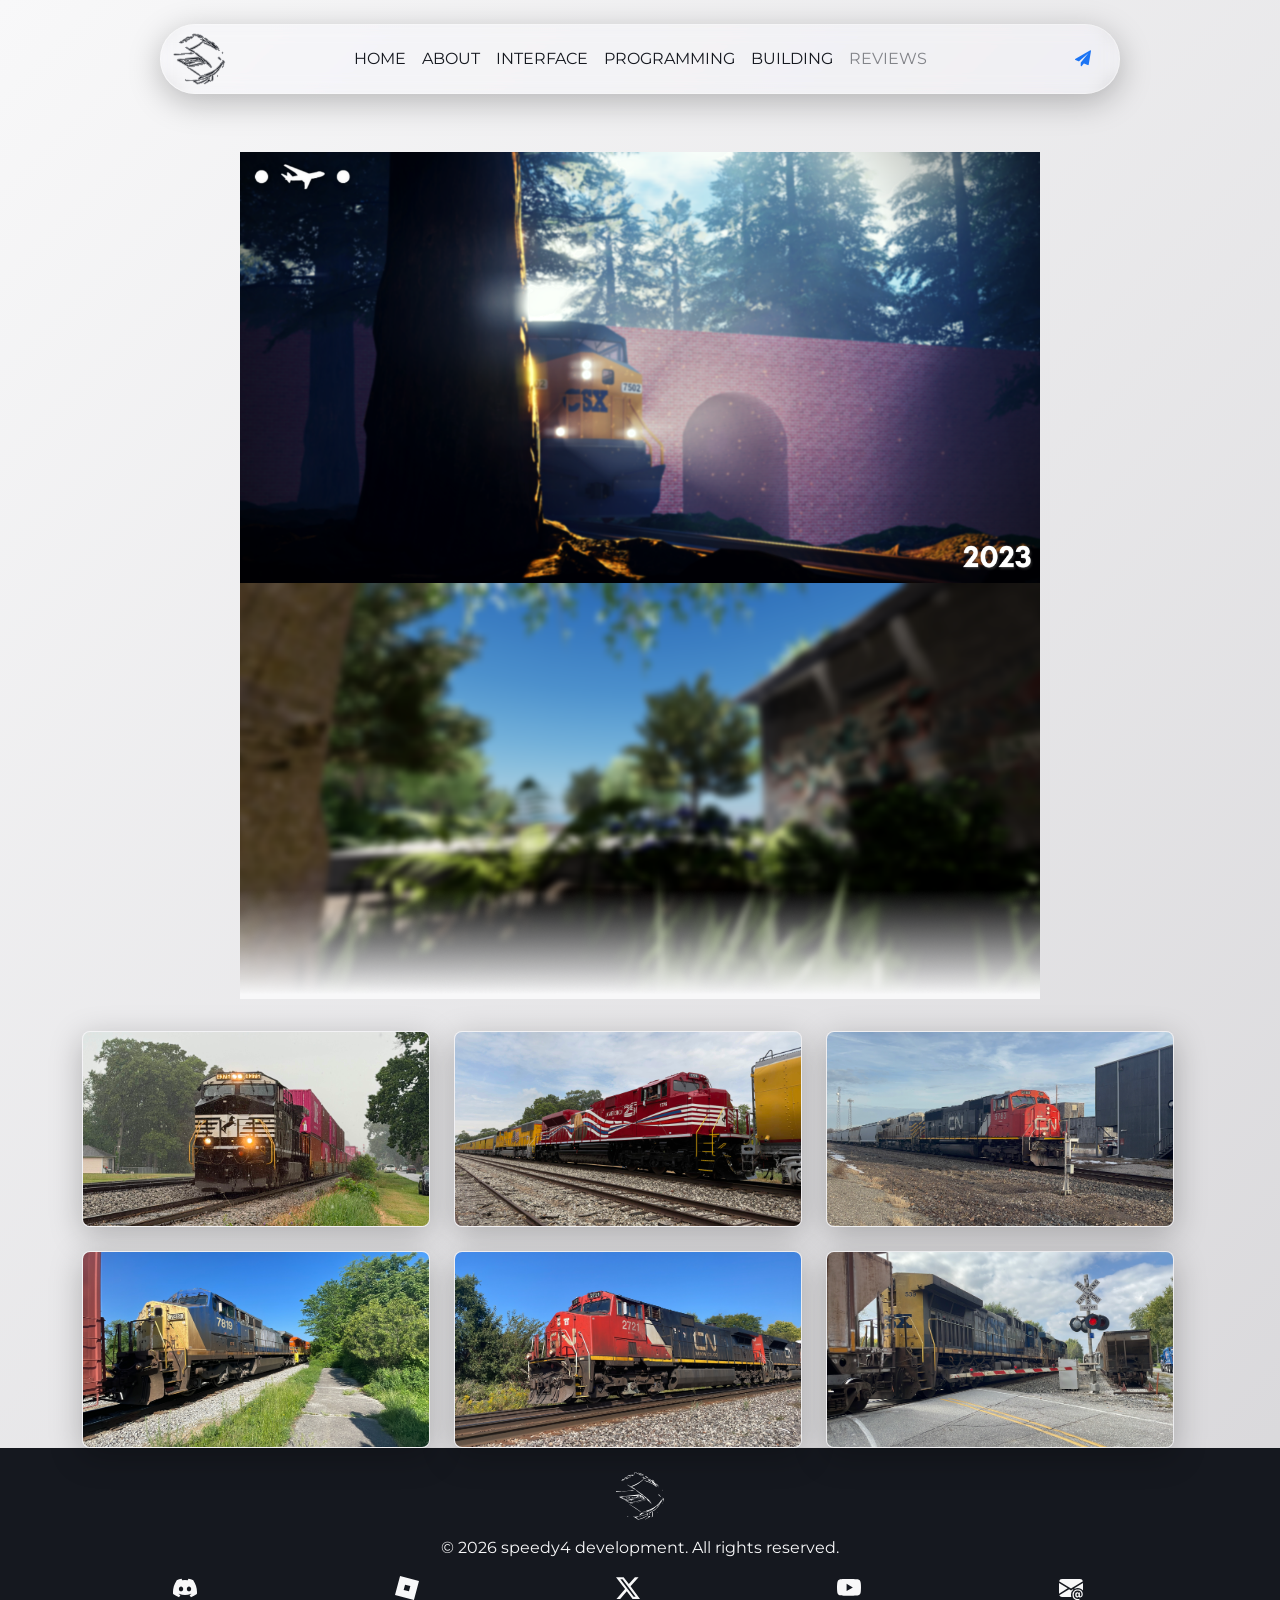
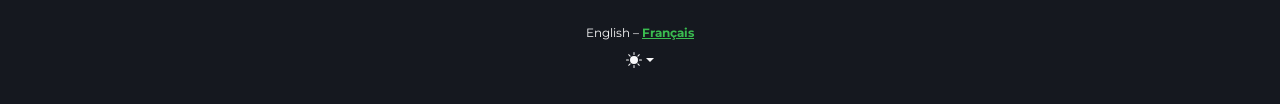
<file: COMPONENT-TEST.html>
<!DOCTYPE html>
<html data-bs-theme="light" lang="en">

<head>
    <meta charset="utf-8">
    <meta name="viewport" content="width=device-width, initial-scale=1.0, viewport-fit=cover, shrink-to-fit=no">
    <title>speedy4's Portfolio</title>
    <meta name="twitter:image" content="https://speedy4.dev/assets/img/speedy4_development.png">
    <meta name="twitter:description" content="The hub for all my work under the official name speedy4 development, or for other projects.">
    <meta name="twitter:card" content="summary_large_image">
    <meta name="description" content="The hub for all my work under the official name speedy4 development, or for other projects.">
    <meta name="twitter:title" content="speedy4's Portfolio">
    <meta property="og:image" content="https://speedy4.dev/assets/img/speedy4_development.png">
    <script>
        (function() {

            // JavaScript snippet handling Dark/Light mode switching

            const getStoredTheme = () => localStorage.getItem('theme');
            const setStoredTheme = theme => localStorage.setItem('theme', theme);
            const forcedTheme = document.documentElement.getAttribute('data-bss-forced-theme');

            const getPreferredTheme = () => {

                if (forcedTheme) return forcedTheme;

                const storedTheme = getStoredTheme();
                if (storedTheme) {
                    return storedTheme;
                }

                const pageTheme = document.documentElement.getAttribute('data-bs-theme');

                if (pageTheme) {
                    return pageTheme;
                }

                return window.matchMedia('(prefers-color-scheme: dark)').matches ? 'dark' : 'light';
            }

            const setTheme = theme => {
                if (theme === 'auto' && window.matchMedia('(prefers-color-scheme: dark)').matches) {
                    document.documentElement.setAttribute('data-bs-theme', 'dark');
                } else {
                    document.documentElement.setAttribute('data-bs-theme', theme);
                }
            }

            setTheme(getPreferredTheme());

            const showActiveTheme = (theme, focus = false) => {
                const themeSwitchers = [].slice.call(document.querySelectorAll('.theme-switcher'));

                if (!themeSwitchers.length) return;

                document.querySelectorAll('[data-bs-theme-value]').forEach(element => {
                    element.classList.remove('active');
                    element.setAttribute('aria-pressed', 'false');
                });

                for (const themeSwitcher of themeSwitchers) {

                    const btnToActivate = themeSwitcher.querySelector('[data-bs-theme-value="' + theme + '"]');

                    if (btnToActivate) {
                        btnToActivate.classList.add('active');
                        btnToActivate.setAttribute('aria-pressed', 'true');
                    }
                }
            }

            window.matchMedia('(prefers-color-scheme: dark)').addEventListener('change', () => {
                const storedTheme = getStoredTheme();
                if (storedTheme !== 'light' && storedTheme !== 'dark') {
                    setTheme(getPreferredTheme());
                }
            });

            window.addEventListener('DOMContentLoaded', () => {
                showActiveTheme(getPreferredTheme());

                document.querySelectorAll('[data-bs-theme-value]')
                    .forEach(toggle => {
                        toggle.addEventListener('click', (e) => {
                            e.preventDefault();
                            const theme = toggle.getAttribute('data-bs-theme-value');
                            setStoredTheme(theme);
                            setTheme(theme);
                            showActiveTheme(theme);
                        })
                    })
            });
        })();
    </script>
    <link rel="icon" type="image/png" sizes="16x16" href="assets/img/SpeedySilhouette_Favico.png">
    <link rel="icon" type="image/png" sizes="32x32" href="assets/img/SpeedySilhouette_Favico_Large.png">
    <link rel="stylesheet" href="assets/bootstrap/css/bootstrap.min.css">
    <link rel="stylesheet" href="assets/css/Crimson%20Text.css">
    <link rel="stylesheet" href="assets/css/IBM%20Plex%20Mono.css">
    <link rel="stylesheet" href="https://fonts.googleapis.com/css?family=Montserrat:400,800&amp;display=swap">
    <link rel="stylesheet" href="assets/fonts/font-awesome.min.css">
    <link rel="stylesheet" href="assets/css/bs-theme-overrides.css">
    <link rel="stylesheet" href="assets/css/styles.css">
    <link rel="stylesheet" href="assets/css/prism.css">
    <link rel="stylesheet" href="assets/css/Features-Cards-icons.css">
    <link rel="stylesheet" href="assets/css/Lightbox-Gallery-baguetteBox.min.css">
    <link rel="stylesheet" href="assets/css/Pricing-Clean-badges.css">
</head>

<body class="default-body" style="min-height: 100vh;width: 100%;">
    <section class="d-flex flex-column justify-content-between align-items-center" style="padding-top: 1.5rem;width: 100%;min-height: 100vh;">
        <nav class="navbar navbar-expand-md fixed-top bg-body justify-content-between align-content-center glass-navbar" style="border-radius: 100px;width: 75%;min-height: 3.125rem;max-height: 5rem;margin-left: auto;margin-right: auto;margin-top: 1.5rem;border-color: transparent;margin-bottom: 13rem;">
            <div class="container-fluid"><a href="/"><img class="navbar-logo-wordmark" src="assets/img/speedy4_development_navbar_logo.png"><img class="navbar-logo-img" src="assets/img/speedy4_development_navbar_logo_noText.png"></a><button data-bs-toggle="collapse" class="navbar-toggler navbar-toggler-override" data-bs-target="#navcol-1" style="/*border-radius: 100px;*/border-style: none;"><span class="visually-hidden">Toggle navigation</span><span class="navbar-toggler-icon navbar-logo-img"></span></button>
                <div class="collapse navbar-collapse d-xxl-inline-flex navbar-nav1" id="navcol-1" style="margin-right: auto;margin-left: auto;">
                    <ul class="navbar-nav d-xxl-flex flex-grow-0 align-self-center navbar-nav1 navbar-nav-collapse" style="margin-right: auto;margin-left: auto;border-radius: 24px;padding-left: 12px;padding-right: 12px;">
                        <li class="nav-item"><a class="nav-link active" href="/" style="position: static;color: var(--bs-body-color);text-align: center;">HOME</a></li>
                        <li class="nav-item" style="position: static;text-align: center;"><a class="nav-link" href="/about" style="position: static;color: var(--bs-body-color);text-align: center;">ABOUT</a></li>
                        <li class="nav-item" style="position: static;color: var(--bs-body-color);text-align: center;"><a class="nav-link" href="/interface" style="position: static;color: var(--bs-body-color);text-align: center;">INTERFACE</a></li>
                        <li class="nav-item" style="position: static;color: var(--bs-body-color);text-align: center;"><a class="nav-link" href="/programming" style="position: static;color: var(--bs-body-color);text-align: center;">PROGRAMMING</a></li>
                        <li class="nav-item" style="position: static;color: var(--bs-body-color);text-align: center;"><a class="nav-link" href="/building" style="position: static;color: var(--bs-body-color);text-align: center;">BUILDING</a></li>
                        <li class="nav-item" style="position: static;color: var(--bs-body-color);text-align: center;"><a class="nav-link" style="position: static;color: var(--bs-body-color);text-align: center;opacity: 0.50;">REVIEWS</a></li>
                    </ul>
                </div>
                <ul class="navbar-nav">
                    <li class="nav-item d-xxl-flex align-items-xxl-center" style="width: auto;padding-right: .5rem;"><a class="nav-link active navbar-contact-text" href="/contact" style="position: static;color: var(--bs-body-color);font-weight: bold;margin-right: -.25rem;">CONTACT</a><a class="nav-link link-primary" href="/contact"><i class="fa fa-send" style="margin-left: auto;"></i></a></li>
                </ul>
            </div>
        </nav>
        <div class="vstack" style="margin-top: 8rem;"><img class="expandable-image" src="assets/img/MFLCSX%20Banner.png" style="width: 50rem;margin-left: auto;margin-right: auto;" alt="A large tree set against CSX #7502, the end of a tunnel, in a rather dense forest."><img class="expandable-image" src="assets/img/image(1).png" style="width: 50rem;margin-left: auto;margin-right: auto;"></div>
        <div class="container text-center" style="width: 100%;margin-top: 2rem;">
            <div class="row" style="width: 100%;height: auto;">
                <div class="col"><img class="expandable-gallery-image glass-item" src="assets/img/IMG_5562.jpg" style="width: 100%;border-radius: 8px;" alt="NS #4375, an AC44C6M. June 5, 2026."></div>
                <div class="col"><img class="expandable-gallery-image glass-item" style="width: 100%;border-radius: 8px;" src="assets/img/IMG_5578.jpg" alt="NS #1776, an SD70ACe, part of the 2026 Big Boy #4014 Excursion. June 5, 2026."></div>
                <div class="col"><img class="expandable-gallery-image glass-item" style="width: 100%;border-radius: 8px;" src="assets/img/IMG_3811.jpeg" alt="CN #5783, an SD75I. February 24, 2025."></div>
            </div>
            <div class="row" style="padding-top: 1.5rem;width: 100%;height: auto;">
                <div class="col"><img class="expandable-gallery-image glass-item" style="width: 100%;border-radius: 8px;" src="assets/img/IMG_2138.jpg" alt="CFE #7819, a C40-8W. May 18, 2024."></div>
                <div class="col"><img class="expandable-gallery-image glass-item" style="width: 100%;border-radius: 8px;" src="assets/img/IMG_2759.jpg" alt="IC #2721, a C44-9W. September 15, 2024."></div>
                <div class="col"><img class="expandable-gallery-image glass-item" style="width: 100%;border-radius: 8px;" src="assets/img/IMG_1650.jpg" alt="CSX #539, an AC4400CW. September 29, 2023."></div>
            </div>
        </div>
    </section>
    <footer class="text-center py-4" style="width: 100%;height: auto;background: var(--bs-dark);">
        <div class="vstack d-xxl-flex justify-content-xxl-center align-items-xxl-center"><img src="assets/img/SpeedySilhouetteNew.svg" style="width: 3rem;margin-left: auto;margin-right: auto;margin-bottom: 0.5rem;color: rgb(248,248,249) !important;">
            <p class="text-muted my-2" style="color: rgb(248,248,249) !important;">© 2026 speedy4 development. All rights reserved.</p>
            <ul class="list-inline d-inline-flex d-xxl-flex justify-content-evenly my-2">
                <li class="list-inline-item me-4" data-bs-toggle="tooltip" data-bss-tooltip="" style="position: relative;" title="speedy4dev on Discord">
                    <div class="bs-icon-circle bs-icon-primary bs-icon" style="background: transparent;"><svg xmlns="http://www.w3.org/2000/svg" width="1em" height="1em" fill="currentColor" viewBox="0 0 16 16" class="bi bi-discord" style="width: 100%;height: 100%;color: rgb(248,248,249) !important;" title="speedy4dev on Discord">
                            <path d="M13.545 2.907a13.227 13.227 0 0 0-3.257-1.011.05.05 0 0 0-.052.025c-.141.25-.297.577-.406.833a12.19 12.19 0 0 0-3.658 0 8.258 8.258 0 0 0-.412-.833.051.051 0 0 0-.052-.025c-1.125.194-2.22.534-3.257 1.011a.041.041 0 0 0-.021.018C.356 6.024-.213 9.047.066 12.032c.001.014.01.028.021.037a13.276 13.276 0 0 0 3.995 2.02.05.05 0 0 0 .056-.019c.308-.42.582-.863.818-1.329a.05.05 0 0 0-.01-.059.051.051 0 0 0-.018-.011 8.875 8.875 0 0 1-1.248-.595.05.05 0 0 1-.02-.066.051.051 0 0 1 .015-.019c.084-.063.168-.129.248-.195a.05.05 0 0 1 .051-.007c2.619 1.196 5.454 1.196 8.041 0a.052.052 0 0 1 .053.007c.08.066.164.132.248.195a.051.051 0 0 1-.004.085 8.254 8.254 0 0 1-1.249.594.05.05 0 0 0-.03.03.052.052 0 0 0 .003.041c.24.465.515.909.817 1.329a.05.05 0 0 0 .056.019 13.235 13.235 0 0 0 4.001-2.02.049.049 0 0 0 .021-.037c.334-3.451-.559-6.449-2.366-9.106a.034.034 0 0 0-.02-.019Zm-8.198 7.307c-.789 0-1.438-.724-1.438-1.612 0-.889.637-1.613 1.438-1.613.807 0 1.45.73 1.438 1.613 0 .888-.637 1.612-1.438 1.612m5.316 0c-.788 0-1.438-.724-1.438-1.612 0-.889.637-1.613 1.438-1.613.807 0 1.451.73 1.438 1.613 0 .888-.631 1.612-1.438 1.612"></path>
                        </svg></div><a class="stretched-link" href="https://discord.com/users/302795034028408835" target="_blank" title="speedy4dev on Discord"></a>
                </li>
                <li class="list-inline-item me-4" data-bs-toggle="tooltip" data-bss-tooltip="" style="position: relative;" title="@speedy4dev on Roblox">
                    <div class="bs-icon-circle bs-icon-primary bs-icon" style="background: transparent;"><img src="assets/img/Roblox_Logo.svg" style="width: 100%;height: 100%;color: rgb(248,248,249) !important;" title="@speedy4dev on Roblox"></div><a class="stretched-link" href="https://roblox.com/users/110753821/profile" target="_blank"></a>
                </li>
                <li class="list-inline-item me-4" data-bs-toggle="tooltip" data-bss-tooltip="" style="color: rgb(248,248,249) !important;position: relative;" title="@speedy4dev on X">
                    <div class="bs-icon-circle bs-icon-primary bs-icon" style="background: transparent;color: rgb(248,248,249) !important;"><svg xmlns="http://www.w3.org/2000/svg" width="1em" height="1em" fill="currentColor" viewBox="0 0 16 16" class="bi bi-twitter-x" style="width: 100%;height: 100%;color: rgb(248,248,249) !important;" title="@speedy4dev on X">
                            <path d="M12.6.75h2.454l-5.36 6.142L16 15.25h-4.937l-3.867-5.07-4.425 5.07H.316l5.733-6.57L0 .75h5.063l3.495 4.633L12.601.75Zm-.86 13.028h1.36L4.323 2.145H2.865l8.875 11.633Z"></path>
                        </svg></div><a class="stretched-link" href="https://x.com/speedy4dev" target="_blank"></a>
                </li>
                <li class="list-inline-item me-4" data-bs-toggle="tooltip" data-bss-tooltip="" style="color: rgb(248,248,249) !important;position: relative;" title="@speed_y4dev on YouTube">
                    <div class="bs-icon-circle bs-icon-primary bs-icon" style="background: transparent;color: rgb(248,248,249) !important;"><svg xmlns="http://www.w3.org/2000/svg" width="1em" height="1em" fill="currentColor" viewBox="0 0 16 16" class="bi bi-youtube" style="width: 100%;height: 100%;color: rgb(248,248,249) !important;" title="@speed_y4dev on YouTube">
                            <path d="M8.051 1.999h.089c.822.003 4.987.033 6.11.335a2.01 2.01 0 0 1 1.415 1.42c.101.38.172.883.22 1.402l.01.104.022.26.008.104c.065.914.073 1.77.074 1.957v.075c-.001.194-.01 1.108-.082 2.06l-.008.105-.009.104c-.05.572-.124 1.14-.235 1.558a2.007 2.007 0 0 1-1.415 1.42c-1.16.312-5.569.334-6.18.335h-.142c-.309 0-1.587-.006-2.927-.052l-.17-.006-.087-.004-.171-.007-.171-.007c-1.11-.049-2.167-.128-2.654-.26a2.007 2.007 0 0 1-1.415-1.419c-.111-.417-.185-.986-.235-1.558L.09 9.82l-.008-.104A31.4 31.4 0 0 1 0 7.68v-.123c.002-.215.01-.958.064-1.778l.007-.103.003-.052.008-.104.022-.26.01-.104c.048-.519.119-1.023.22-1.402a2.007 2.007 0 0 1 1.415-1.42c.487-.13 1.544-.21 2.654-.26l.17-.007.172-.006.086-.003.171-.007A99.788 99.788 0 0 1 7.858 2h.193zM6.4 5.209v4.818l4.157-2.408z"></path>
                        </svg></div><a class="stretched-link" href="https://www.youtube.com/@speed_y4dev" target="_blank" title="@speed_y4dev on YouTube"></a>
                </li>
                <li class="list-inline-item me-4" data-bs-toggle="tooltip" data-bss-tooltip="" style="color: rgb(248,248,249) !important;position: relative;" title="For business inquiries: speedy4dev@gmail.com">
                    <div class="bs-icon-circle bs-icon-primary bs-icon" style="background: transparent;color: rgb(248,248,249) !important;"><svg xmlns="http://www.w3.org/2000/svg" width="1em" height="1em" fill="currentColor" viewBox="0 0 16 16" class="bi bi-envelope-at-fill" style="width: 100%;height: 100%;color: rgb(248,248,249) !important;" title="For business inquiries: speedy4dev@gmail.com">
                            <path d="M2 2A2 2 0 0 0 .05 3.555L8 8.414l7.95-4.859A2 2 0 0 0 14 2zm-2 9.8V4.698l5.803 3.546L0 11.801Zm6.761-2.97-6.57 4.026A2 2 0 0 0 2 14h6.256A4.493 4.493 0 0 1 8 12.5a4.49 4.49 0 0 1 1.606-3.446l-.367-.225L8 9.586l-1.239-.757ZM16 9.671V4.697l-5.803 3.546.338.208A4.482 4.482 0 0 1 12.5 8c1.414 0 2.675.652 3.5 1.671"></path>
                            <path d="M15.834 12.244c0 1.168-.577 2.025-1.587 2.025-.503 0-1.002-.228-1.12-.648h-.043c-.118.416-.543.643-1.015.643-.77 0-1.259-.542-1.259-1.434v-.529c0-.844.481-1.4 1.26-1.4.585 0 .87.333.953.63h.03v-.568h.905v2.19c0 .272.18.42.411.42.315 0 .639-.415.639-1.39v-.118c0-1.277-.95-2.326-2.484-2.326h-.04c-1.582 0-2.64 1.067-2.64 2.724v.157c0 1.867 1.237 2.654 2.57 2.654h.045c.507 0 .935-.07 1.18-.18v.731c-.219.1-.643.175-1.237.175h-.044C10.438 16 9 14.82 9 12.646v-.214C9 10.36 10.421 9 12.485 9h.035c2.12 0 3.314 1.43 3.314 3.034zm-4.04.21v.227c0 .586.227.8.581.8.31 0 .564-.17.564-.743v-.367c0-.516-.275-.708-.572-.708-.346 0-.573.245-.573.791Z"></path>
                        </svg></div><a class="stretched-link" href="mailto://speedy4dev@gmail.com" target="_blank" title="For business inquiries: speedy4dev@gmail.com"></a>
                </li>
            </ul><span style="color: rgb(248,248,249) !important;margin-top: 1rem;font-size: .75rem;">English – <a href="/fr/"><strong>Français</strong></a></span>
            <div class="theme-switcher dropdown"><button class="btn btn-link dropdown-toggle" aria-expanded="false" data-bs-toggle="dropdown" type="button" style="color: rgb(248,248,249) !important;"><svg xmlns="http://www.w3.org/2000/svg" width="1em" height="1em" fill="currentColor" viewBox="0 0 16 16" class="bi bi-sun-fill mb-1" style="color: rgb(248,248,249) !important;">
                        <path d="M8 12a4 4 0 1 0 0-8 4 4 0 0 0 0 8M8 0a.5.5 0 0 1 .5.5v2a.5.5 0 0 1-1 0v-2A.5.5 0 0 1 8 0m0 13a.5.5 0 0 1 .5.5v2a.5.5 0 0 1-1 0v-2A.5.5 0 0 1 8 13m8-5a.5.5 0 0 1-.5.5h-2a.5.5 0 0 1 0-1h2a.5.5 0 0 1 .5.5M3 8a.5.5 0 0 1-.5.5h-2a.5.5 0 0 1 0-1h2A.5.5 0 0 1 3 8m10.657-5.657a.5.5 0 0 1 0 .707l-1.414 1.415a.5.5 0 1 1-.707-.708l1.414-1.414a.5.5 0 0 1 .707 0m-9.193 9.193a.5.5 0 0 1 0 .707L3.05 13.657a.5.5 0 0 1-.707-.707l1.414-1.414a.5.5 0 0 1 .707 0zm9.193 2.121a.5.5 0 0 1-.707 0l-1.414-1.414a.5.5 0 0 1 .707-.707l1.414 1.414a.5.5 0 0 1 0 .707M4.464 4.465a.5.5 0 0 1-.707 0L2.343 3.05a.5.5 0 1 1 .707-.707l1.414 1.414a.5.5 0 0 1 0 .708z"></path>
                    </svg></button>
                <div class="dropdown-menu"><a class="dropdown-item d-flex align-items-center" href="#" data-bs-theme-value="light"><svg xmlns="http://www.w3.org/2000/svg" width="1em" height="1em" fill="currentColor" viewBox="0 0 16 16" class="bi bi-sun-fill opacity-50 me-2">
                            <path d="M8 12a4 4 0 1 0 0-8 4 4 0 0 0 0 8M8 0a.5.5 0 0 1 .5.5v2a.5.5 0 0 1-1 0v-2A.5.5 0 0 1 8 0m0 13a.5.5 0 0 1 .5.5v2a.5.5 0 0 1-1 0v-2A.5.5 0 0 1 8 13m8-5a.5.5 0 0 1-.5.5h-2a.5.5 0 0 1 0-1h2a.5.5 0 0 1 .5.5M3 8a.5.5 0 0 1-.5.5h-2a.5.5 0 0 1 0-1h2A.5.5 0 0 1 3 8m10.657-5.657a.5.5 0 0 1 0 .707l-1.414 1.415a.5.5 0 1 1-.707-.708l1.414-1.414a.5.5 0 0 1 .707 0m-9.193 9.193a.5.5 0 0 1 0 .707L3.05 13.657a.5.5 0 0 1-.707-.707l1.414-1.414a.5.5 0 0 1 .707 0zm9.193 2.121a.5.5 0 0 1-.707 0l-1.414-1.414a.5.5 0 0 1 .707-.707l1.414 1.414a.5.5 0 0 1 0 .707M4.464 4.465a.5.5 0 0 1-.707 0L2.343 3.05a.5.5 0 1 1 .707-.707l1.414 1.414a.5.5 0 0 1 0 .708z"></path>
                        </svg>Light</a><a class="dropdown-item d-flex align-items-center" href="#" data-bs-theme-value="dark"><svg xmlns="http://www.w3.org/2000/svg" width="1em" height="1em" fill="currentColor" viewBox="0 0 16 16" class="bi bi-moon-stars-fill opacity-50 me-2">
                            <path d="M6 .278a.768.768 0 0 1 .08.858 7.208 7.208 0 0 0-.878 3.46c0 4.021 3.278 7.277 7.318 7.277.527 0 1.04-.055 1.533-.16a.787.787 0 0 1 .81.316.733.733 0 0 1-.031.893A8.349 8.349 0 0 1 8.344 16C3.734 16 0 12.286 0 7.71 0 4.266 2.114 1.312 5.124.06A.752.752 0 0 1 6 .278"></path>
                            <path d="M10.794 3.148a.217.217 0 0 1 .412 0l.387 1.162c.173.518.579.924 1.097 1.097l1.162.387a.217.217 0 0 1 0 .412l-1.162.387a1.734 1.734 0 0 0-1.097 1.097l-.387 1.162a.217.217 0 0 1-.412 0l-.387-1.162A1.734 1.734 0 0 0 9.31 6.593l-1.162-.387a.217.217 0 0 1 0-.412l1.162-.387a1.734 1.734 0 0 0 1.097-1.097l.387-1.162zM13.863.099a.145.145 0 0 1 .274 0l.258.774c.115.346.386.617.732.732l.774.258a.145.145 0 0 1 0 .274l-.774.258a1.156 1.156 0 0 0-.732.732l-.258.774a.145.145 0 0 1-.274 0l-.258-.774a1.156 1.156 0 0 0-.732-.732l-.774-.258a.145.145 0 0 1 0-.274l.774-.258c.346-.115.617-.386.732-.732L13.863.1z"></path>
                        </svg>Dark</a><a class="dropdown-item d-flex align-items-center" href="#" data-bs-theme-value="auto"><svg xmlns="http://www.w3.org/2000/svg" width="1em" height="1em" fill="currentColor" viewBox="0 0 16 16" class="bi bi-circle-half opacity-50 me-2">
                            <path d="M8 15A7 7 0 1 0 8 1zm0 1A8 8 0 1 1 8 0a8 8 0 0 1 0 16"></path>
                        </svg>Auto</a></div>
            </div>
        </div>
    </footer>
    <div class="d-none custom-lightbox" style="width: 100vw;height: 100vh;">
        <div class="container-fluid d-flex flex-column align-items-center glass-item" style="padding: 1.5rem;border-radius: 24px;width: fit-content;max-width: 80vw;position: relative;"><img class="lightbox-image" style="margin-left: auto;margin-right: auto;border-radius: 12px;width: auto;max-width: 100%;display: flex;overflow: hidden;"></div>
    </div>
    <div class="custom-lightbox-gallery" style="width: 100vw;height: 100vh;">
        <div class="container-fluid d-flex glass-item" style="width: fit-content;padding: 1.5rem;border-radius: 24px;max-width: 80vw;position: relative;">
            <div class="col" style="width: 100%;"><img class="lightbox-gallery-image" style="margin-left: auto;margin-right: auto;border-radius: 12px;max-width: 100%;margin-bottom: 1.5rem;display: flex;overflow: hidden;">
                <div class="d-inline-flex" style="margin-left: auto;margin-right: auto;width: 100%;"><svg xmlns="http://www.w3.org/2000/svg" width="1em" height="1em" fill="currentColor" viewBox="0 0 16 16" class="bi bi-chevron-left lightbox-prev" style="margin-right: auto;width: 1.5rem;height: 1.5rem;">
                        <path fill-rule="evenodd" d="M11.354 1.646a.5.5 0 0 1 0 .708L5.707 8l5.647 5.646a.5.5 0 0 1-.708.708l-6-6a.5.5 0 0 1 0-.708l6-6a.5.5 0 0 1 .708 0z"></path>
                    </svg><span class="flex-grow-1 lightbox-caption" style="margin-left: 1rem;font-weight: bold;max-width: 100%;margin-right: 1rem;text-align: center;"></span><svg xmlns="http://www.w3.org/2000/svg" width="1em" height="1em" fill="currentColor" viewBox="0 0 16 16" class="bi bi-chevron-right lightbox-next" style="width: 1.5rem;height: 1.5rem;">
                        <path fill-rule="evenodd" d="M4.646 1.646a.5.5 0 0 1 .708 0l6 6a.5.5 0 0 1 0 .708l-6 6a.5.5 0 0 1-.708-.708L10.293 8 4.646 2.354a.5.5 0 0 1 0-.708z"></path>
                    </svg></div>
            </div>
        </div>
    </div>
    <script src="assets/bootstrap/js/bootstrap.min.js"></script>
    <script src="assets/js/bs-init.js"></script>
    <script src="assets/js/prism.js"></script>
    <script src="assets/js/lightbox-gallery-handler.js"></script>
    <script src="assets/js/lightbox-handler.js"></script>
</body>

</html>
</file>
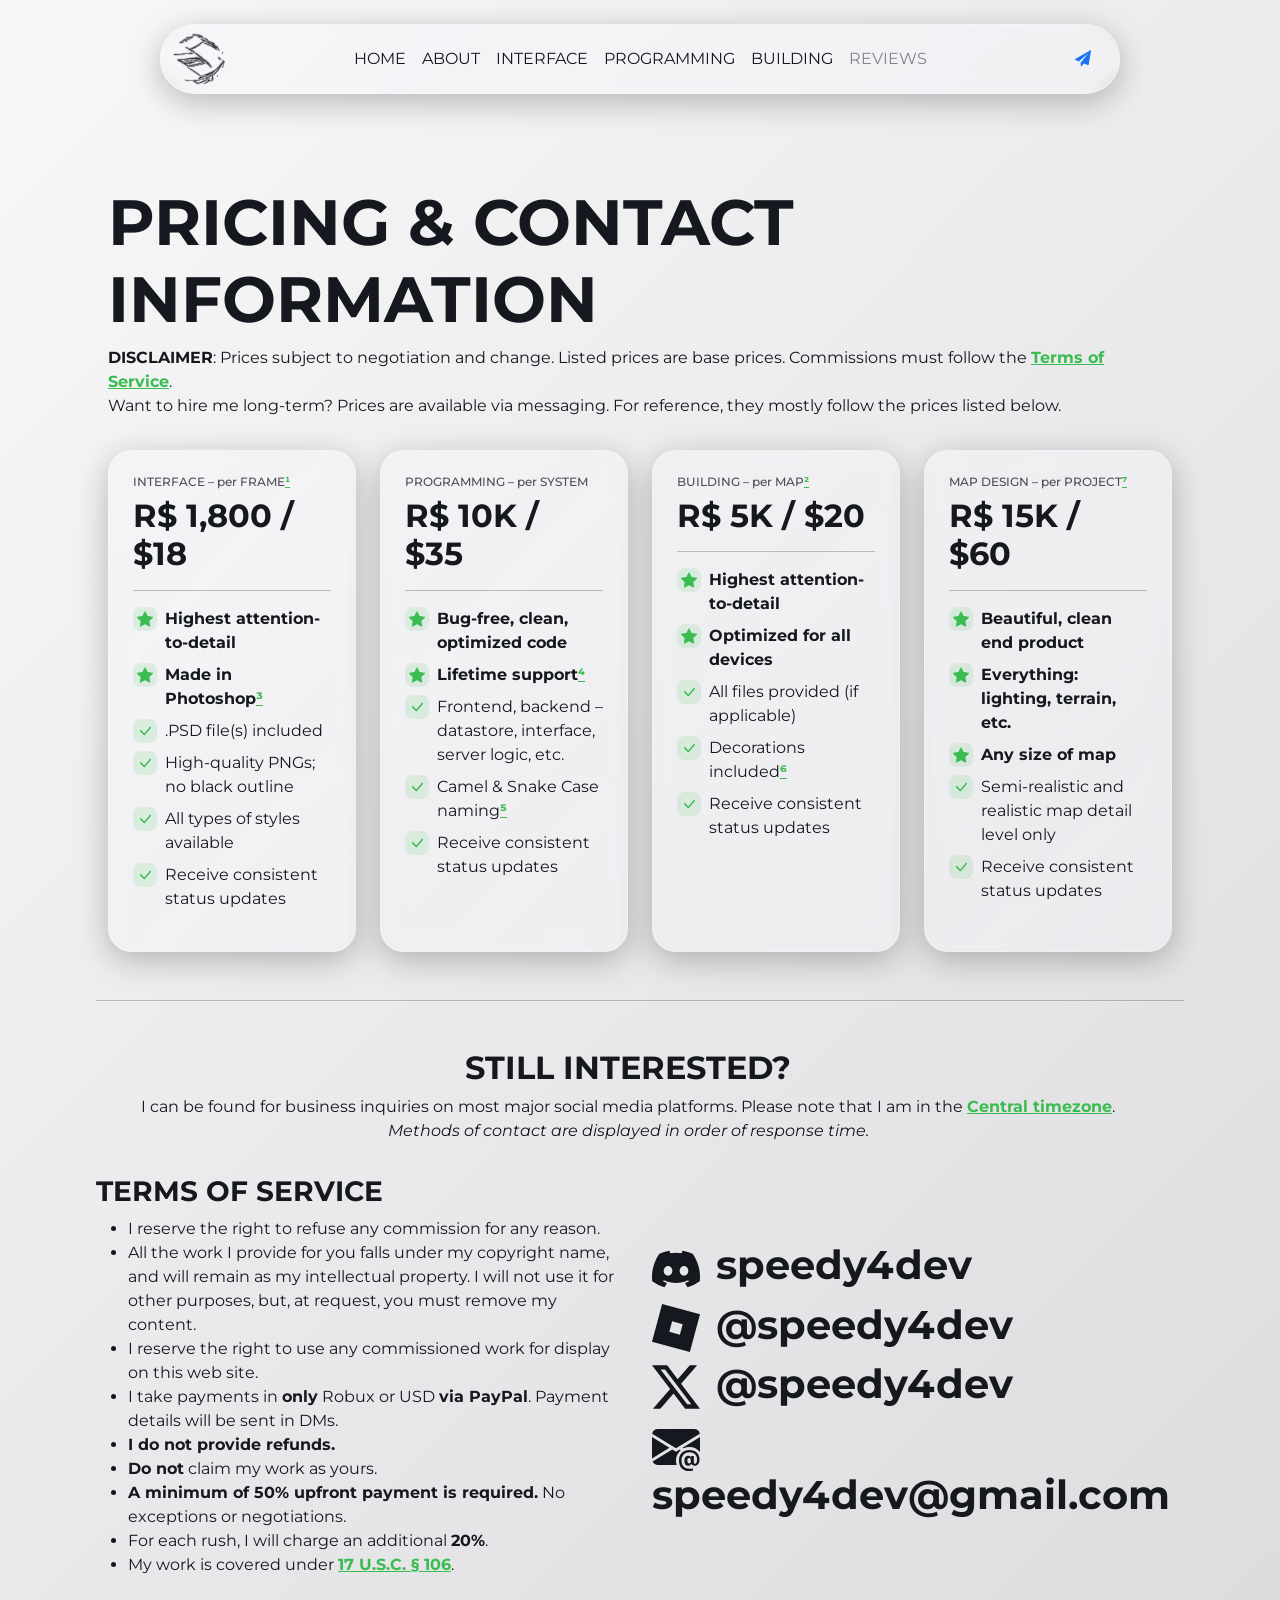
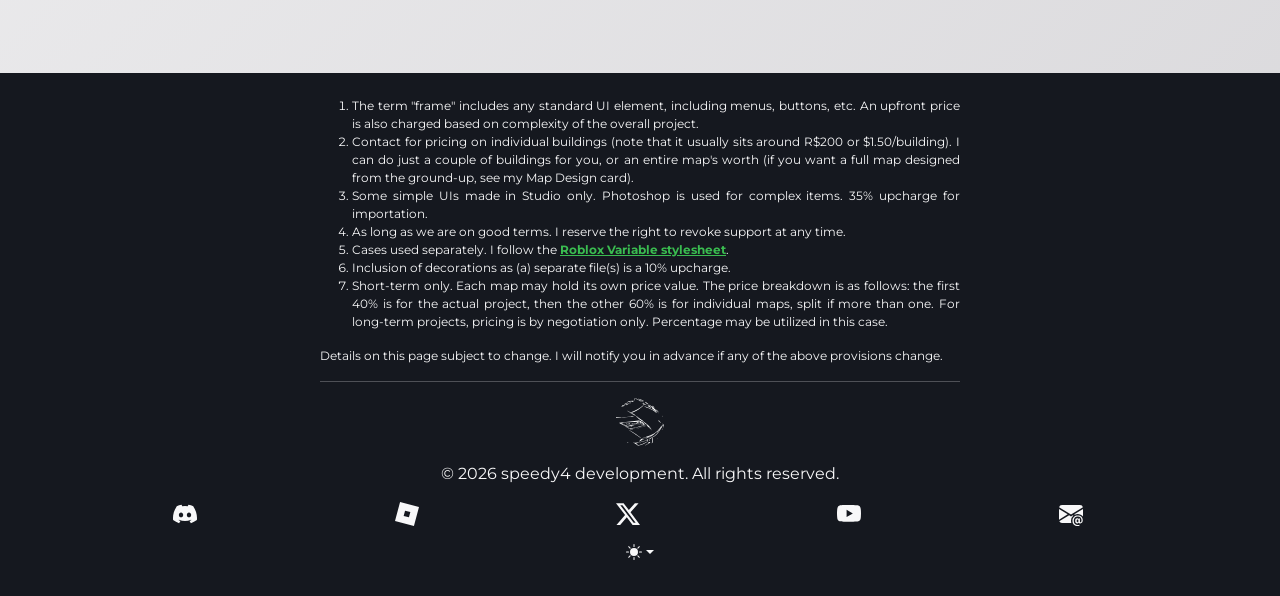
<file: contact.html>
<!DOCTYPE html>
<html data-bs-theme="light" lang="en">

<head>
    <meta charset="utf-8">
    <meta name="viewport" content="width=device-width, initial-scale=1.0, viewport-fit=cover, shrink-to-fit=no">
    <title>speedy4's Portfolio</title>
    <meta name="twitter:image" content="https://speedy4.dev/assets/img/speedy4_development.png">
    <meta name="twitter:description" content="The hub for all my work under the official name speedy4 development, or for other projects.">
    <meta name="twitter:card" content="summary_large_image">
    <meta name="description" content="The hub for all my work under the official name speedy4 development, or for other projects.">
    <meta name="twitter:title" content="speedy4's Portfolio">
    <meta property="og:image" content="https://speedy4.dev/assets/img/speedy4_development.png">
    <script>
        (function() {

            // JavaScript snippet handling Dark/Light mode switching

            const getStoredTheme = () => localStorage.getItem('theme');
            const setStoredTheme = theme => localStorage.setItem('theme', theme);
            const forcedTheme = document.documentElement.getAttribute('data-bss-forced-theme');

            const getPreferredTheme = () => {

                if (forcedTheme) return forcedTheme;

                const storedTheme = getStoredTheme();
                if (storedTheme) {
                    return storedTheme;
                }

                const pageTheme = document.documentElement.getAttribute('data-bs-theme');

                if (pageTheme) {
                    return pageTheme;
                }

                return window.matchMedia('(prefers-color-scheme: dark)').matches ? 'dark' : 'light';
            }

            const setTheme = theme => {
                if (theme === 'auto' && window.matchMedia('(prefers-color-scheme: dark)').matches) {
                    document.documentElement.setAttribute('data-bs-theme', 'dark');
                } else {
                    document.documentElement.setAttribute('data-bs-theme', theme);
                }
            }

            setTheme(getPreferredTheme());

            const showActiveTheme = (theme, focus = false) => {
                const themeSwitchers = [].slice.call(document.querySelectorAll('.theme-switcher'));

                if (!themeSwitchers.length) return;

                document.querySelectorAll('[data-bs-theme-value]').forEach(element => {
                    element.classList.remove('active');
                    element.setAttribute('aria-pressed', 'false');
                });

                for (const themeSwitcher of themeSwitchers) {

                    const btnToActivate = themeSwitcher.querySelector('[data-bs-theme-value="' + theme + '"]');

                    if (btnToActivate) {
                        btnToActivate.classList.add('active');
                        btnToActivate.setAttribute('aria-pressed', 'true');
                    }
                }
            }

            window.matchMedia('(prefers-color-scheme: dark)').addEventListener('change', () => {
                const storedTheme = getStoredTheme();
                if (storedTheme !== 'light' && storedTheme !== 'dark') {
                    setTheme(getPreferredTheme());
                }
            });

            window.addEventListener('DOMContentLoaded', () => {
                showActiveTheme(getPreferredTheme());

                document.querySelectorAll('[data-bs-theme-value]')
                    .forEach(toggle => {
                        toggle.addEventListener('click', (e) => {
                            e.preventDefault();
                            const theme = toggle.getAttribute('data-bs-theme-value');
                            setStoredTheme(theme);
                            setTheme(theme);
                            showActiveTheme(theme);
                        })
                    })
            });
        })();
    </script>
    <link rel="icon" type="image/png" sizes="16x16" href="assets/img/SpeedySilhouette_Favico.png">
    <link rel="icon" type="image/png" sizes="32x32" href="assets/img/SpeedySilhouette_Favico_Large.png">
    <link rel="stylesheet" href="assets/bootstrap/css/bootstrap.min.css">
    <link rel="stylesheet" href="assets/css/Crimson%20Text.css">
    <link rel="stylesheet" href="assets/css/IBM%20Plex%20Mono.css">
    <link rel="stylesheet" href="https://fonts.googleapis.com/css?family=Montserrat:400,800&amp;display=swap">
    <link rel="stylesheet" href="assets/fonts/font-awesome.min.css">
    <link rel="stylesheet" href="assets/css/bs-theme-overrides.css">
    <link rel="stylesheet" href="assets/css/styles.css">
    <link rel="stylesheet" href="assets/css/prism.css">
    <link rel="stylesheet" href="assets/css/Features-Cards-icons.css">
    <link rel="stylesheet" href="assets/css/Lightbox-Gallery-baguetteBox.min.css">
    <link rel="stylesheet" href="assets/css/Pricing-Clean-badges.css">
</head>

<body class="default-body" style="min-height: 100vh;width: 100%;">
    <section class="d-flex flex-column justify-content-between align-items-center" style="padding-top: 1.5rem;width: 100%;min-height: auto;">
        <nav class="navbar navbar-expand-md fixed-top bg-body justify-content-between align-content-center glass-navbar" style="border-radius: 100px;width: 75%;min-height: 3.125rem;max-height: 5rem;margin-left: auto;margin-right: auto;margin-top: 1.5rem;border-color: transparent;margin-bottom: 13rem;">
            <div class="container-fluid"><a href="/"><img class="navbar-logo-wordmark" src="assets/img/speedy4_development_navbar_logo.png"><img class="navbar-logo-img" src="assets/img/speedy4_development_navbar_logo_noText.png"></a><button data-bs-toggle="collapse" class="navbar-toggler navbar-toggler-override" data-bs-target="#navcol-1" style="/*border-radius: 100px;*/border-style: none;"><span class="visually-hidden">Toggle navigation</span><span class="navbar-toggler-icon navbar-logo-img"></span></button>
                <div class="collapse navbar-collapse d-xxl-inline-flex navbar-nav1" id="navcol-1" style="margin-right: auto;margin-left: auto;">
                    <ul class="navbar-nav d-xxl-flex flex-grow-0 align-self-center navbar-nav1 navbar-nav-collapse" style="margin-right: auto;margin-left: auto;border-radius: 24px;padding-left: 12px;padding-right: 12px;">
                        <li class="nav-item"><a class="nav-link active" href="/" style="position: static;color: var(--bs-body-color);text-align: center;">HOME</a></li>
                        <li class="nav-item" style="position: static;text-align: center;"><a class="nav-link" href="/about" style="position: static;color: var(--bs-body-color);text-align: center;">ABOUT</a></li>
                        <li class="nav-item" style="position: static;color: var(--bs-body-color);text-align: center;"><a class="nav-link" href="/interface" style="position: static;color: var(--bs-body-color);text-align: center;">INTERFACE</a></li>
                        <li class="nav-item" style="position: static;color: var(--bs-body-color);text-align: center;"><a class="nav-link" href="/programming" style="position: static;color: var(--bs-body-color);text-align: center;">PROGRAMMING</a></li>
                        <li class="nav-item" style="position: static;color: var(--bs-body-color);text-align: center;"><a class="nav-link" href="/building" style="position: static;color: var(--bs-body-color);text-align: center;">BUILDING</a></li>
                        <li class="nav-item" style="position: static;color: var(--bs-body-color);text-align: center;"><a class="nav-link" style="position: static;color: var(--bs-body-color);text-align: center;opacity: 0.50;">REVIEWS</a></li>
                    </ul>
                </div>
                <ul class="navbar-nav">
                    <li class="nav-item d-xxl-flex align-items-xxl-center" style="width: auto;padding-right: .5rem;"><a class="nav-link active navbar-contact-text" href="#" style="position: static;color: var(--bs-body-color);font-weight: bold;margin-right: -.25rem;">CONTACT</a><a class="nav-link link-primary" href="#"><i class="fa fa-send" style="margin-left: auto;"></i></a></li>
                </ul>
            </div>
        </nav>
        <div class="vstack d-xxl-flex justify-content-xxl-start align-items-xxl-center" style="margin: auto;width: 85%;margin-top: 10rem;margin-bottom: 5rem;margin-right: auto;margin-left: auto;">
            <div class="row" style="width: 100%;margin-bottom: -1rem;margin-right: auto;margin-left: auto;">
                <div class="col">
                    <h1 class="text-break" style="font-weight: bold;text-align: left;font-size: 4rem;">PRICING &amp; CONTACT INFORMATION</h1>
                    <p style="text-align: left;margin-bottom: 2rem;"><strong>DISCLAIMER</strong>: Prices subject to negotiation and change. Listed prices are base prices. Commissions must follow the <a href="#terms-of-service"><strong>Terms of Service</strong></a>.<br>Want to hire me long-term? Prices are available via messaging. For reference, they mostly follow the prices listed below.</p>
                </div>
            </div>
            <div class="row" style="width: 100%;margin-right: auto;margin-left: auto;">
                <div class="col" style="margin-top: 1rem;">
                    <div class="card h-100 glass-item" style="border-radius: 24px;">
                        <div class="card-body d-flex flex-column justify-content-between p-4" style="background: transparent;border-width: 0px;border-radius: 24px;">
                            <div>
                                <h6 class="text-muted" style="font-size: .75rem;">INTERFACE – per FRAME<a href="#footnotes"><strong>¹</strong></a></h6>
                                <h4 class="display-6 fw-bold" style="font-size: 2rem;">R$ 1,800 / $18</h4>
                                <hr>
                                <ul class="list-unstyled">
                                    <li class="d-flex mb-2"><span class="bs-icon-xs bs-icon-rounded bs-icon-primary-light bs-icon me-2" style="color: #3abc50;background: #3abc5020;"><svg xmlns="http://www.w3.org/2000/svg" width="1em" height="1em" fill="currentColor" viewBox="0 0 16 16" class="bi bi-star-fill" style="color: var(--bs-secondary);">
                                                <path d="M3.612 15.443c-.386.198-.824-.149-.746-.592l.83-4.73L.173 6.765c-.329-.314-.158-.888.283-.95l4.898-.696L7.538.792c.197-.39.73-.39.927 0l2.184 4.327 4.898.696c.441.062.612.636.282.95l-3.522 3.356.83 4.73c.078.443-.36.79-.746.592L8 13.187l-4.389 2.256z"></path>
                                            </svg></span><span><strong>Highest attention-to-detail</strong></span></li>
                                    <li class="d-flex mb-2"><span class="bs-icon-xs bs-icon-rounded bs-icon-primary-light bs-icon me-2" style="color: #3abc50;background: #3abc5020;"><svg xmlns="http://www.w3.org/2000/svg" width="1em" height="1em" fill="currentColor" viewBox="0 0 16 16" class="bi bi-star-fill" style="color: var(--bs-secondary);">
                                                <path d="M3.612 15.443c-.386.198-.824-.149-.746-.592l.83-4.73L.173 6.765c-.329-.314-.158-.888.283-.95l4.898-.696L7.538.792c.197-.39.73-.39.927 0l2.184 4.327 4.898.696c.441.062.612.636.282.95l-3.522 3.356.83 4.73c.078.443-.36.79-.746.592L8 13.187l-4.389 2.256z"></path>
                                            </svg></span><span><strong>Made in Photoshop</strong><a href="#footnotes"><strong>³</strong></a></span></li>
                                    <li class="d-flex mb-2"><span class="bs-icon-xs bs-icon-rounded bs-icon-primary-light bs-icon me-2" style="color: #3abc50;background: #3abc5020;"><svg xmlns="http://www.w3.org/2000/svg" width="1em" height="1em" fill="currentColor" viewBox="0 0 16 16" class="bi bi-check-lg" style="color: var(--bs-secondary);">
                                                <path d="M12.736 3.97a.733.733 0 0 1 1.047 0c.286.289.29.756.01 1.05L7.88 12.01a.733.733 0 0 1-1.065.02L3.217 8.384a.757.757 0 0 1 0-1.06.733.733 0 0 1 1.047 0l3.052 3.093 5.4-6.425a.247.247 0 0 1 .02-.022"></path>
                                            </svg></span><span>.PSD file(s) included</span></li>
                                    <li class="d-flex mb-2"><span class="bs-icon-xs bs-icon-rounded bs-icon-primary-light bs-icon me-2" style="color: #3abc50;background: #3abc5020;"><svg xmlns="http://www.w3.org/2000/svg" width="1em" height="1em" fill="currentColor" viewBox="0 0 16 16" class="bi bi-check-lg" style="color: var(--bs-secondary);">
                                                <path d="M12.736 3.97a.733.733 0 0 1 1.047 0c.286.289.29.756.01 1.05L7.88 12.01a.733.733 0 0 1-1.065.02L3.217 8.384a.757.757 0 0 1 0-1.06.733.733 0 0 1 1.047 0l3.052 3.093 5.4-6.425a.247.247 0 0 1 .02-.022"></path>
                                            </svg></span><span>High-quality PNGs; no black outline</span></li>
                                    <li class="d-flex mb-2"><span class="bs-icon-xs bs-icon-rounded bs-icon-primary-light bs-icon me-2" style="color: #3abc50;background: #3abc5020;"><svg xmlns="http://www.w3.org/2000/svg" width="1em" height="1em" fill="currentColor" viewBox="0 0 16 16" class="bi bi-check-lg" style="color: var(--bs-secondary);">
                                                <path d="M12.736 3.97a.733.733 0 0 1 1.047 0c.286.289.29.756.01 1.05L7.88 12.01a.733.733 0 0 1-1.065.02L3.217 8.384a.757.757 0 0 1 0-1.06.733.733 0 0 1 1.047 0l3.052 3.093 5.4-6.425a.247.247 0 0 1 .02-.022"></path>
                                            </svg></span><span>All types of styles available</span></li>
                                    <li class="d-flex mb-2"><span class="bs-icon-xs bs-icon-rounded bs-icon-primary-light bs-icon me-2" style="color: #3abc50;background: #3abc5020;"><svg xmlns="http://www.w3.org/2000/svg" width="1em" height="1em" fill="currentColor" viewBox="0 0 16 16" class="bi bi-check-lg" style="color: var(--bs-secondary);">
                                                <path d="M12.736 3.97a.733.733 0 0 1 1.047 0c.286.289.29.756.01 1.05L7.88 12.01a.733.733 0 0 1-1.065.02L3.217 8.384a.757.757 0 0 1 0-1.06.733.733 0 0 1 1.047 0l3.052 3.093 5.4-6.425a.247.247 0 0 1 .02-.022"></path>
                                            </svg></span><span>Receive consistent status updates</span></li>
                                </ul>
                            </div>
                        </div>
                    </div>
                </div>
                <div class="col" style="margin-top: 1rem;">
                    <div class="card h-100 glass-item" style="border-radius: 24px;">
                        <div class="card-body d-flex flex-column justify-content-between p-4" style="background: transparent;border-width: 0px;border-radius: 24px;">
                            <div>
                                <h6 class="text-muted" style="font-size: .75rem;">PROGRAMMING – per SYSTEM</h6>
                                <h4 class="display-6 fw-bold" style="font-size: 2rem;">R$ 10K / $35</h4>
                                <hr>
                                <ul class="list-unstyled">
                                    <li class="d-flex mb-2"><span class="bs-icon-xs bs-icon-rounded bs-icon-primary-light bs-icon me-2" style="color: #3abc50;background: #3abc5020;"><svg xmlns="http://www.w3.org/2000/svg" width="1em" height="1em" fill="currentColor" viewBox="0 0 16 16" class="bi bi-star-fill" style="color: var(--bs-secondary);">
                                                <path d="M3.612 15.443c-.386.198-.824-.149-.746-.592l.83-4.73L.173 6.765c-.329-.314-.158-.888.283-.95l4.898-.696L7.538.792c.197-.39.73-.39.927 0l2.184 4.327 4.898.696c.441.062.612.636.282.95l-3.522 3.356.83 4.73c.078.443-.36.79-.746.592L8 13.187l-4.389 2.256z"></path>
                                            </svg></span><span><strong>Bug-free, clean, optimized code</strong></span></li>
                                    <li class="d-flex mb-2"><span class="bs-icon-xs bs-icon-rounded bs-icon-primary-light bs-icon me-2" style="color: #3abc50;background: #3abc5020;"><svg xmlns="http://www.w3.org/2000/svg" width="1em" height="1em" fill="currentColor" viewBox="0 0 16 16" class="bi bi-star-fill" style="color: var(--bs-secondary);">
                                                <path d="M3.612 15.443c-.386.198-.824-.149-.746-.592l.83-4.73L.173 6.765c-.329-.314-.158-.888.283-.95l4.898-.696L7.538.792c.197-.39.73-.39.927 0l2.184 4.327 4.898.696c.441.062.612.636.282.95l-3.522 3.356.83 4.73c.078.443-.36.79-.746.592L8 13.187l-4.389 2.256z"></path>
                                            </svg></span><span><strong>Lifetime support</strong><a href="#footnotes"><strong>⁴</strong></a></span></li>
                                    <li class="d-flex mb-2"><span class="bs-icon-xs bs-icon-rounded bs-icon-primary-light bs-icon me-2" style="color: #3abc50;background: #3abc5020;"><svg xmlns="http://www.w3.org/2000/svg" width="1em" height="1em" fill="currentColor" viewBox="0 0 16 16" class="bi bi-check-lg" style="color: var(--bs-secondary);">
                                                <path d="M12.736 3.97a.733.733 0 0 1 1.047 0c.286.289.29.756.01 1.05L7.88 12.01a.733.733 0 0 1-1.065.02L3.217 8.384a.757.757 0 0 1 0-1.06.733.733 0 0 1 1.047 0l3.052 3.093 5.4-6.425a.247.247 0 0 1 .02-.022"></path>
                                            </svg></span><span>Frontend, backend – datastore, interface, server logic, etc.</span></li>
                                    <li class="d-flex mb-2"><span class="bs-icon-xs bs-icon-rounded bs-icon-primary-light bs-icon me-2" style="color: #3abc50;background: #3abc5020;"><svg xmlns="http://www.w3.org/2000/svg" width="1em" height="1em" fill="currentColor" viewBox="0 0 16 16" class="bi bi-check-lg" style="color: var(--bs-secondary);">
                                                <path d="M12.736 3.97a.733.733 0 0 1 1.047 0c.286.289.29.756.01 1.05L7.88 12.01a.733.733 0 0 1-1.065.02L3.217 8.384a.757.757 0 0 1 0-1.06.733.733 0 0 1 1.047 0l3.052 3.093 5.4-6.425a.247.247 0 0 1 .02-.022"></path>
                                            </svg></span><span>Camel &amp; Snake Case naming<a href="#footnotes"><strong>⁵</strong></a></span></li>
                                    <li class="d-flex mb-2"><span class="bs-icon-xs bs-icon-rounded bs-icon-primary-light bs-icon me-2" style="color: #3abc50;background: #3abc5020;"><svg xmlns="http://www.w3.org/2000/svg" width="1em" height="1em" fill="currentColor" viewBox="0 0 16 16" class="bi bi-check-lg" style="color: var(--bs-secondary);">
                                                <path d="M12.736 3.97a.733.733 0 0 1 1.047 0c.286.289.29.756.01 1.05L7.88 12.01a.733.733 0 0 1-1.065.02L3.217 8.384a.757.757 0 0 1 0-1.06.733.733 0 0 1 1.047 0l3.052 3.093 5.4-6.425a.247.247 0 0 1 .02-.022"></path>
                                            </svg></span><span>Receive consistent status updates</span></li>
                                </ul>
                            </div>
                        </div>
                    </div>
                </div>
                <div class="col" style="margin-top: 1rem;">
                    <div class="card h-100 glass-item" style="border-radius: 24px;">
                        <div class="card-body d-flex flex-column justify-content-between p-4" style="background: transparent;border-width: 0px;border-radius: 24px;">
                            <div>
                                <h6 class="text-muted" style="font-size: .75rem;">BUILDING – per MAP<a href="#footnotes"><strong>²</strong></a></h6>
                                <h4 class="display-6 fw-bold" style="font-size: 2rem;">R$ 5K / $20</h4>
                                <hr>
                                <ul class="list-unstyled">
                                    <li class="d-flex mb-2"><span class="bs-icon-xs bs-icon-rounded bs-icon-primary-light bs-icon me-2" style="color: #3abc50;background: #3abc5020;"><svg xmlns="http://www.w3.org/2000/svg" width="1em" height="1em" fill="currentColor" viewBox="0 0 16 16" class="bi bi-star-fill" style="color: var(--bs-secondary);">
                                                <path d="M3.612 15.443c-.386.198-.824-.149-.746-.592l.83-4.73L.173 6.765c-.329-.314-.158-.888.283-.95l4.898-.696L7.538.792c.197-.39.73-.39.927 0l2.184 4.327 4.898.696c.441.062.612.636.282.95l-3.522 3.356.83 4.73c.078.443-.36.79-.746.592L8 13.187l-4.389 2.256z"></path>
                                            </svg></span><span><strong>Highest attention-to-detail</strong></span></li>
                                    <li class="d-flex mb-2"><span class="bs-icon-xs bs-icon-rounded bs-icon-primary-light bs-icon me-2" style="color: #3abc50;background: #3abc5020;"><svg xmlns="http://www.w3.org/2000/svg" width="1em" height="1em" fill="currentColor" viewBox="0 0 16 16" class="bi bi-star-fill" style="color: var(--bs-secondary);">
                                                <path d="M3.612 15.443c-.386.198-.824-.149-.746-.592l.83-4.73L.173 6.765c-.329-.314-.158-.888.283-.95l4.898-.696L7.538.792c.197-.39.73-.39.927 0l2.184 4.327 4.898.696c.441.062.612.636.282.95l-3.522 3.356.83 4.73c.078.443-.36.79-.746.592L8 13.187l-4.389 2.256z"></path>
                                            </svg></span><span><strong>Optimized for all devices</strong></span></li>
                                    <li class="d-flex mb-2"><span class="bs-icon-xs bs-icon-rounded bs-icon-primary-light bs-icon me-2" style="color: #3abc50;background: #3abc5020;"><svg xmlns="http://www.w3.org/2000/svg" width="1em" height="1em" fill="currentColor" viewBox="0 0 16 16" class="bi bi-check-lg" style="color: var(--bs-secondary);">
                                                <path d="M12.736 3.97a.733.733 0 0 1 1.047 0c.286.289.29.756.01 1.05L7.88 12.01a.733.733 0 0 1-1.065.02L3.217 8.384a.757.757 0 0 1 0-1.06.733.733 0 0 1 1.047 0l3.052 3.093 5.4-6.425a.247.247 0 0 1 .02-.022"></path>
                                            </svg></span><span>All files provided (if applicable)</span></li>
                                    <li class="d-flex mb-2"><span class="bs-icon-xs bs-icon-rounded bs-icon-primary-light bs-icon me-2" style="color: #3abc50;background: #3abc5020;"><svg xmlns="http://www.w3.org/2000/svg" width="1em" height="1em" fill="currentColor" viewBox="0 0 16 16" class="bi bi-check-lg" style="color: var(--bs-secondary);">
                                                <path d="M12.736 3.97a.733.733 0 0 1 1.047 0c.286.289.29.756.01 1.05L7.88 12.01a.733.733 0 0 1-1.065.02L3.217 8.384a.757.757 0 0 1 0-1.06.733.733 0 0 1 1.047 0l3.052 3.093 5.4-6.425a.247.247 0 0 1 .02-.022"></path>
                                            </svg></span><span>Decorations included<a href="#footnotes"><strong>⁶</strong></a></span></li>
                                    <li class="d-flex mb-2"><span class="bs-icon-xs bs-icon-rounded bs-icon-primary-light bs-icon me-2" style="color: #3abc50;background: #3abc5020;"><svg xmlns="http://www.w3.org/2000/svg" width="1em" height="1em" fill="currentColor" viewBox="0 0 16 16" class="bi bi-check-lg" style="color: var(--bs-secondary);">
                                                <path d="M12.736 3.97a.733.733 0 0 1 1.047 0c.286.289.29.756.01 1.05L7.88 12.01a.733.733 0 0 1-1.065.02L3.217 8.384a.757.757 0 0 1 0-1.06.733.733 0 0 1 1.047 0l3.052 3.093 5.4-6.425a.247.247 0 0 1 .02-.022"></path>
                                            </svg></span><span>Receive consistent status updates</span></li>
                                </ul>
                            </div>
                        </div>
                    </div>
                </div>
                <div class="col" style="margin-top: 1rem;">
                    <div class="card h-100 glass-item" style="border-radius: 24px;">
                        <div class="card-body d-flex flex-column justify-content-between p-4" style="background: transparent;border-width: 0px;border-radius: 24px;">
                            <div>
                                <h6 class="text-muted" style="font-size: .75rem;">MAP DESIGN – per PROJECT<a href="#footnotes"><strong>⁷</strong></a></h6>
                                <h4 class="display-6 fw-bold" style="font-size: 2rem;">R$ 15K / $60</h4>
                                <hr>
                                <ul class="list-unstyled">
                                    <li class="d-flex mb-2"><span class="bs-icon-xs bs-icon-rounded bs-icon-primary-light bs-icon me-2" style="color: #3abc50;background: #3abc5020;"><svg xmlns="http://www.w3.org/2000/svg" width="1em" height="1em" fill="currentColor" viewBox="0 0 16 16" class="bi bi-star-fill" style="color: var(--bs-secondary);">
                                                <path d="M3.612 15.443c-.386.198-.824-.149-.746-.592l.83-4.73L.173 6.765c-.329-.314-.158-.888.283-.95l4.898-.696L7.538.792c.197-.39.73-.39.927 0l2.184 4.327 4.898.696c.441.062.612.636.282.95l-3.522 3.356.83 4.73c.078.443-.36.79-.746.592L8 13.187l-4.389 2.256z"></path>
                                            </svg></span><span><strong>Beautiful, clean end product</strong></span></li>
                                    <li class="d-flex mb-2"><span class="bs-icon-xs bs-icon-rounded bs-icon-primary-light bs-icon me-2" style="color: #3abc50;background: #3abc5020;"><svg xmlns="http://www.w3.org/2000/svg" width="1em" height="1em" fill="currentColor" viewBox="0 0 16 16" class="bi bi-star-fill" style="color: var(--bs-secondary);">
                                                <path d="M3.612 15.443c-.386.198-.824-.149-.746-.592l.83-4.73L.173 6.765c-.329-.314-.158-.888.283-.95l4.898-.696L7.538.792c.197-.39.73-.39.927 0l2.184 4.327 4.898.696c.441.062.612.636.282.95l-3.522 3.356.83 4.73c.078.443-.36.79-.746.592L8 13.187l-4.389 2.256z"></path>
                                            </svg></span><span><strong>Everything: lighting, terrain, etc.</strong></span></li>
                                    <li class="d-flex mb-2"><span class="bs-icon-xs bs-icon-rounded bs-icon-primary-light bs-icon me-2" style="color: #3abc50;background: #3abc5020;"><svg xmlns="http://www.w3.org/2000/svg" width="1em" height="1em" fill="currentColor" viewBox="0 0 16 16" class="bi bi-star-fill" style="color: var(--bs-secondary);">
                                                <path d="M3.612 15.443c-.386.198-.824-.149-.746-.592l.83-4.73L.173 6.765c-.329-.314-.158-.888.283-.95l4.898-.696L7.538.792c.197-.39.73-.39.927 0l2.184 4.327 4.898.696c.441.062.612.636.282.95l-3.522 3.356.83 4.73c.078.443-.36.79-.746.592L8 13.187l-4.389 2.256z"></path>
                                            </svg></span><span><strong>Any size&nbsp;of map</strong></span></li>
                                    <li class="d-flex mb-2"><span class="bs-icon-xs bs-icon-rounded bs-icon-primary-light bs-icon me-2" style="color: #3abc50;background: #3abc5020;"><svg xmlns="http://www.w3.org/2000/svg" width="1em" height="1em" fill="currentColor" viewBox="0 0 16 16" class="bi bi-check-lg" style="color: var(--bs-secondary);">
                                                <path d="M12.736 3.97a.733.733 0 0 1 1.047 0c.286.289.29.756.01 1.05L7.88 12.01a.733.733 0 0 1-1.065.02L3.217 8.384a.757.757 0 0 1 0-1.06.733.733 0 0 1 1.047 0l3.052 3.093 5.4-6.425a.247.247 0 0 1 .02-.022"></path>
                                            </svg></span><span>Semi-realistic and realistic map detail level only</span></li>
                                    <li class="d-flex mb-2"><span class="bs-icon-xs bs-icon-rounded bs-icon-primary-light bs-icon me-2" style="color: #3abc50;background: #3abc5020;"><svg xmlns="http://www.w3.org/2000/svg" width="1em" height="1em" fill="currentColor" viewBox="0 0 16 16" class="bi bi-check-lg" style="color: var(--bs-secondary);">
                                                <path d="M12.736 3.97a.733.733 0 0 1 1.047 0c.286.289.29.756.01 1.05L7.88 12.01a.733.733 0 0 1-1.065.02L3.217 8.384a.757.757 0 0 1 0-1.06.733.733 0 0 1 1.047 0l3.052 3.093 5.4-6.425a.247.247 0 0 1 .02-.022"></path>
                                            </svg></span><span>Receive consistent status updates</span></li>
                                </ul>
                            </div>
                        </div>
                    </div>
                </div>
            </div>
            <hr style="margin-top: 3rem;width: 100%;margin-bottom: 3rem;">
            <div class="row" style="width: 100%;">
                <div class="col" style="margin-left: auto;margin-right: auto;">
                    <h2 class="text-break" style="text-align: center;"><strong>STILL INTERESTED?</strong></h2>
                    <p style="margin-bottom: 2rem;text-align: center;">I can be found for business inquiries on most major social media platforms. Please note that I am in the <a href="https://www.timeanddate.com/time/zones/cst" target="_blank"><strong>Central timezone</strong></a>.<br><em>Methods of contact are displayed in order of response time.</em></p>
                </div>
            </div>
            <div class="col" style="margin-left: auto;margin-right: auto;width: 100%;">
                <div class="row align-items-center">
                    <div class="col">
                        <h3 id="terms-of-service" style="width: 100%;text-align: left;"><strong>TERMS OF SERVICE</strong></h3>
                        <ul style="text-align: left;">
                            <li>I reserve the right to refuse any commission for any reason.</li>
                            <li>All the work I provide for you falls under my copyright name, and will remain as my intellectual property. I will not use it for other purposes, but, at request, you must remove my content.</li>
                            <li>I reserve the right to use any commissioned work for display on this web site.</li>
                            <li>I take payments in <strong>only</strong>&nbsp;Robux or USD <strong>via PayPal</strong>. Payment details will be sent in DMs.</li>
                            <li><strong>I do not provide refunds.</strong></li>
                            <li><strong>Do not</strong>&nbsp;claim my work as yours.</li>
                            <li><strong>A minimum of 50% upfront payment is required.</strong>&nbsp;No exceptions or negotiations.</li>
                            <li>For each rush, I will charge an additional <strong>20%</strong>.</li>
                            <li>My work is covered under <a href="https://uscode.house.gov/view.xhtml?req=granuleid:USC-prelim-title17-section106&amp;num=0&amp;edition=prelim" target="_blank"><strong>17 U.S.C. § 106</strong></a>.</li>
                        </ul>
                    </div>
                    <div class="col">
                        <h1><svg xmlns="http://www.w3.org/2000/svg" width="1em" height="1em" fill="currentColor" viewBox="0 0 16 16" class="bi bi-discord" data-bs-toggle="tooltip" data-bss-tooltip="" style="width: auto;height: 3rem;margin-right: 1rem;font-size: 128px;" title="Discord">
                                <path d="M13.545 2.907a13.227 13.227 0 0 0-3.257-1.011.05.05 0 0 0-.052.025c-.141.25-.297.577-.406.833a12.19 12.19 0 0 0-3.658 0 8.258 8.258 0 0 0-.412-.833.051.051 0 0 0-.052-.025c-1.125.194-2.22.534-3.257 1.011a.041.041 0 0 0-.021.018C.356 6.024-.213 9.047.066 12.032c.001.014.01.028.021.037a13.276 13.276 0 0 0 3.995 2.02.05.05 0 0 0 .056-.019c.308-.42.582-.863.818-1.329a.05.05 0 0 0-.01-.059.051.051 0 0 0-.018-.011 8.875 8.875 0 0 1-1.248-.595.05.05 0 0 1-.02-.066.051.051 0 0 1 .015-.019c.084-.063.168-.129.248-.195a.05.05 0 0 1 .051-.007c2.619 1.196 5.454 1.196 8.041 0a.052.052 0 0 1 .053.007c.08.066.164.132.248.195a.051.051 0 0 1-.004.085 8.254 8.254 0 0 1-1.249.594.05.05 0 0 0-.03.03.052.052 0 0 0 .003.041c.24.465.515.909.817 1.329a.05.05 0 0 0 .056.019 13.235 13.235 0 0 0 4.001-2.02.049.049 0 0 0 .021-.037c.334-3.451-.559-6.449-2.366-9.106a.034.034 0 0 0-.02-.019Zm-8.198 7.307c-.789 0-1.438-.724-1.438-1.612 0-.889.637-1.613 1.438-1.613.807 0 1.45.73 1.438 1.613 0 .888-.637 1.612-1.438 1.612m5.316 0c-.788 0-1.438-.724-1.438-1.612 0-.889.637-1.613 1.438-1.613.807 0 1.451.73 1.438 1.613 0 .888-.631 1.612-1.438 1.612"></path>
                            </svg><strong>speedy4dev</strong></h1>
                        <h1><img data-bs-toggle="tooltip" data-bss-tooltip="" class="roblox-icon" style="margin-right: 1rem;width: 3rem;height: 3rem;" src="assets/img/Roblox_Logo_Dark.svg" title="Roblox"><strong>@speedy4dev</strong></h1>
                        <h1><svg xmlns="http://www.w3.org/2000/svg" width="1em" height="1em" fill="currentColor" viewBox="0 0 16 16" class="bi bi-twitter-x" data-bs-toggle="tooltip" data-bss-tooltip="" style="width: auto;height: 3rem;margin-right: 1rem;font-size: 128px;" title="X (Twitter)">
                                <path d="M12.6.75h2.454l-5.36 6.142L16 15.25h-4.937l-3.867-5.07-4.425 5.07H.316l5.733-6.57L0 .75h5.063l3.495 4.633L12.601.75Zm-.86 13.028h1.36L4.323 2.145H2.865l8.875 11.633Z"></path>
                            </svg><strong>@speedy4dev</strong></h1>
                        <h1><svg xmlns="http://www.w3.org/2000/svg" width="1em" height="1em" fill="currentColor" viewBox="0 0 16 16" class="bi bi-envelope-at-fill" data-bs-toggle="tooltip" data-bss-tooltip="" style="width: auto;height: 3rem;margin-right: 1rem;font-size: 128px;" title="E-mail">
                                <path d="M2 2A2 2 0 0 0 .05 3.555L8 8.414l7.95-4.859A2 2 0 0 0 14 2zm-2 9.8V4.698l5.803 3.546L0 11.801Zm6.761-2.97-6.57 4.026A2 2 0 0 0 2 14h6.256A4.493 4.493 0 0 1 8 12.5a4.49 4.49 0 0 1 1.606-3.446l-.367-.225L8 9.586l-1.239-.757ZM16 9.671V4.697l-5.803 3.546.338.208A4.482 4.482 0 0 1 12.5 8c1.414 0 2.675.652 3.5 1.671"></path>
                                <path d="M15.834 12.244c0 1.168-.577 2.025-1.587 2.025-.503 0-1.002-.228-1.12-.648h-.043c-.118.416-.543.643-1.015.643-.77 0-1.259-.542-1.259-1.434v-.529c0-.844.481-1.4 1.26-1.4.585 0 .87.333.953.63h.03v-.568h.905v2.19c0 .272.18.42.411.42.315 0 .639-.415.639-1.39v-.118c0-1.277-.95-2.326-2.484-2.326h-.04c-1.582 0-2.64 1.067-2.64 2.724v.157c0 1.867 1.237 2.654 2.57 2.654h.045c.507 0 .935-.07 1.18-.18v.731c-.219.1-.643.175-1.237.175h-.044C10.438 16 9 14.82 9 12.646v-.214C9 10.36 10.421 9 12.485 9h.035c2.12 0 3.314 1.43 3.314 3.034zm-4.04.21v.227c0 .586.227.8.581.8.31 0 .564-.17.564-.743v-.367c0-.516-.275-.708-.572-.708-.346 0-.573.245-.573.791Z"></path>
                            </svg><strong>speedy4dev@gmail.com</strong></h1>
                    </div>
                </div>
            </div>
        </div>
    </section>
    <footer class="text-center py-4" style="width: 100%;height: auto;background: var(--bs-dark);">
        <ol id="footnotes" style="color: rgb(248,248,249);font-size: .75rem;text-align: justify;margin-left: auto;margin-right: auto;width: 50%;">
            <li style="width: auto;">The term "frame" includes any standard UI element, including menus, buttons, etc. An upfront price is also charged based on complexity of the overall project.</li>
            <li style="width: auto;">Contact for pricing on individual buildings (note that it usually sits around R$200 or $1.50/building). I can do just a couple of buildings for you, or an entire map's worth (if you want a full map designed from the ground-up, see my Map Design card).</li>
            <li style="width: auto;">Some simple UIs made in Studio only. Photoshop is used for complex items. 35% upcharge for importation.</li>
            <li style="width: auto;">As long as we are on good terms. I reserve the right to revoke support at any time.</li>
            <li style="width: auto;">Cases used separately. I follow the <a href="https://create.roblox.com/docs/luau/variables" target="_blank"><strong>Roblox Variable stylesheet</strong></a>.</li>
            <li style="width: auto;">Inclusion of decorations as (a) separate file(s) is a 10% upcharge.</li>
            <li style="width: auto;">Short-term only. Each map may hold its own price value. The price breakdown is as follows: the first 40% is for the actual project, then the other 60% is for individual maps, split if more than one. For long-term projects, pricing is by negotiation only. Percentage may be utilized in this case.</li>
        </ol>
        <p style="width: 50%;margin-left: auto;margin-right: auto;color: rgb(248,248,249);text-align: left;font-size: .75rem;">Details on this page subject to change. I will notify you in advance if any of the above provisions change.</p>
        <hr style="width: 50%;color: rgb(248,248,249);margin-right: auto;margin-left: auto;margin-bottom: 1rem;">
        <div class="vstack d-xxl-flex justify-content-xxl-center align-items-xxl-center"><img src="assets/img/SpeedySilhouetteNew.svg" style="width: 3rem;margin-left: auto;margin-right: auto;margin-bottom: 0.5rem;color: rgb(248,248,249) !important;">
            <p class="text-muted my-2" style="color: rgb(248,248,249) !important;">© 2026 speedy4 development. All rights reserved.</p>
            <ul class="list-inline d-inline-flex d-xxl-flex justify-content-evenly my-2">
                <li class="list-inline-item me-4" data-bs-toggle="tooltip" data-bss-tooltip="" style="position: relative;" title="speedy4dev on Discord">
                    <div class="bs-icon-circle bs-icon-primary bs-icon" style="background: transparent;"><svg xmlns="http://www.w3.org/2000/svg" width="1em" height="1em" fill="currentColor" viewBox="0 0 16 16" class="bi bi-discord" style="width: 100%;height: 100%;color: rgb(248,248,249) !important;" title="speedy4dev on Discord">
                            <path d="M13.545 2.907a13.227 13.227 0 0 0-3.257-1.011.05.05 0 0 0-.052.025c-.141.25-.297.577-.406.833a12.19 12.19 0 0 0-3.658 0 8.258 8.258 0 0 0-.412-.833.051.051 0 0 0-.052-.025c-1.125.194-2.22.534-3.257 1.011a.041.041 0 0 0-.021.018C.356 6.024-.213 9.047.066 12.032c.001.014.01.028.021.037a13.276 13.276 0 0 0 3.995 2.02.05.05 0 0 0 .056-.019c.308-.42.582-.863.818-1.329a.05.05 0 0 0-.01-.059.051.051 0 0 0-.018-.011 8.875 8.875 0 0 1-1.248-.595.05.05 0 0 1-.02-.066.051.051 0 0 1 .015-.019c.084-.063.168-.129.248-.195a.05.05 0 0 1 .051-.007c2.619 1.196 5.454 1.196 8.041 0a.052.052 0 0 1 .053.007c.08.066.164.132.248.195a.051.051 0 0 1-.004.085 8.254 8.254 0 0 1-1.249.594.05.05 0 0 0-.03.03.052.052 0 0 0 .003.041c.24.465.515.909.817 1.329a.05.05 0 0 0 .056.019 13.235 13.235 0 0 0 4.001-2.02.049.049 0 0 0 .021-.037c.334-3.451-.559-6.449-2.366-9.106a.034.034 0 0 0-.02-.019Zm-8.198 7.307c-.789 0-1.438-.724-1.438-1.612 0-.889.637-1.613 1.438-1.613.807 0 1.45.73 1.438 1.613 0 .888-.637 1.612-1.438 1.612m5.316 0c-.788 0-1.438-.724-1.438-1.612 0-.889.637-1.613 1.438-1.613.807 0 1.451.73 1.438 1.613 0 .888-.631 1.612-1.438 1.612"></path>
                        </svg></div><a class="stretched-link" href="https://discord.com/users/302795034028408835" target="_blank" title="speedy4dev on Discord"></a>
                </li>
                <li class="list-inline-item me-4" data-bs-toggle="tooltip" data-bss-tooltip="" style="position: relative;" title="@speedy4dev on Roblox">
                    <div class="bs-icon-circle bs-icon-primary bs-icon" style="background: transparent;"><img src="assets/img/Roblox_Logo.svg" style="width: 100%;height: 100%;color: rgb(248,248,249) !important;" title="@speedy4dev on Roblox"></div><a class="stretched-link" href="https://roblox.com/users/110753821/profile" target="_blank"></a>
                </li>
                <li class="list-inline-item me-4" data-bs-toggle="tooltip" data-bss-tooltip="" style="color: rgb(248,248,249) !important;position: relative;" title="@speedy4dev on X">
                    <div class="bs-icon-circle bs-icon-primary bs-icon" style="background: transparent;color: rgb(248,248,249) !important;"><svg xmlns="http://www.w3.org/2000/svg" width="1em" height="1em" fill="currentColor" viewBox="0 0 16 16" class="bi bi-twitter-x" style="width: 100%;height: 100%;color: rgb(248,248,249) !important;" title="@speedy4dev on X">
                            <path d="M12.6.75h2.454l-5.36 6.142L16 15.25h-4.937l-3.867-5.07-4.425 5.07H.316l5.733-6.57L0 .75h5.063l3.495 4.633L12.601.75Zm-.86 13.028h1.36L4.323 2.145H2.865l8.875 11.633Z"></path>
                        </svg></div><a class="stretched-link" href="https://x.com/speedy4dev" target="_blank"></a>
                </li>
                <li class="list-inline-item me-4" data-bs-toggle="tooltip" data-bss-tooltip="" style="color: rgb(248,248,249) !important;position: relative;" title="@speed_y4dev on YouTube">
                    <div class="bs-icon-circle bs-icon-primary bs-icon" style="background: transparent;color: rgb(248,248,249) !important;"><svg xmlns="http://www.w3.org/2000/svg" width="1em" height="1em" fill="currentColor" viewBox="0 0 16 16" class="bi bi-youtube" style="width: 100%;height: 100%;color: rgb(248,248,249) !important;" title="@speed_y4dev on YouTube">
                            <path d="M8.051 1.999h.089c.822.003 4.987.033 6.11.335a2.01 2.01 0 0 1 1.415 1.42c.101.38.172.883.22 1.402l.01.104.022.26.008.104c.065.914.073 1.77.074 1.957v.075c-.001.194-.01 1.108-.082 2.06l-.008.105-.009.104c-.05.572-.124 1.14-.235 1.558a2.007 2.007 0 0 1-1.415 1.42c-1.16.312-5.569.334-6.18.335h-.142c-.309 0-1.587-.006-2.927-.052l-.17-.006-.087-.004-.171-.007-.171-.007c-1.11-.049-2.167-.128-2.654-.26a2.007 2.007 0 0 1-1.415-1.419c-.111-.417-.185-.986-.235-1.558L.09 9.82l-.008-.104A31.4 31.4 0 0 1 0 7.68v-.123c.002-.215.01-.958.064-1.778l.007-.103.003-.052.008-.104.022-.26.01-.104c.048-.519.119-1.023.22-1.402a2.007 2.007 0 0 1 1.415-1.42c.487-.13 1.544-.21 2.654-.26l.17-.007.172-.006.086-.003.171-.007A99.788 99.788 0 0 1 7.858 2h.193zM6.4 5.209v4.818l4.157-2.408z"></path>
                        </svg></div><a class="stretched-link" href="https://www.youtube.com/@speed_y4dev" target="_blank" title="@speed_y4dev on YouTube"></a>
                </li>
                <li class="list-inline-item me-4" data-bs-toggle="tooltip" data-bss-tooltip="" style="color: rgb(248,248,249) !important;position: relative;" title="For business inquiries: speedy4dev@gmail.com">
                    <div class="bs-icon-circle bs-icon-primary bs-icon" style="background: transparent;color: rgb(248,248,249) !important;"><svg xmlns="http://www.w3.org/2000/svg" width="1em" height="1em" fill="currentColor" viewBox="0 0 16 16" class="bi bi-envelope-at-fill" style="width: 100%;height: 100%;color: rgb(248,248,249) !important;" title="For business inquiries: speedy4dev@gmail.com">
                            <path d="M2 2A2 2 0 0 0 .05 3.555L8 8.414l7.95-4.859A2 2 0 0 0 14 2zm-2 9.8V4.698l5.803 3.546L0 11.801Zm6.761-2.97-6.57 4.026A2 2 0 0 0 2 14h6.256A4.493 4.493 0 0 1 8 12.5a4.49 4.49 0 0 1 1.606-3.446l-.367-.225L8 9.586l-1.239-.757ZM16 9.671V4.697l-5.803 3.546.338.208A4.482 4.482 0 0 1 12.5 8c1.414 0 2.675.652 3.5 1.671"></path>
                            <path d="M15.834 12.244c0 1.168-.577 2.025-1.587 2.025-.503 0-1.002-.228-1.12-.648h-.043c-.118.416-.543.643-1.015.643-.77 0-1.259-.542-1.259-1.434v-.529c0-.844.481-1.4 1.26-1.4.585 0 .87.333.953.63h.03v-.568h.905v2.19c0 .272.18.42.411.42.315 0 .639-.415.639-1.39v-.118c0-1.277-.95-2.326-2.484-2.326h-.04c-1.582 0-2.64 1.067-2.64 2.724v.157c0 1.867 1.237 2.654 2.57 2.654h.045c.507 0 .935-.07 1.18-.18v.731c-.219.1-.643.175-1.237.175h-.044C10.438 16 9 14.82 9 12.646v-.214C9 10.36 10.421 9 12.485 9h.035c2.12 0 3.314 1.43 3.314 3.034zm-4.04.21v.227c0 .586.227.8.581.8.31 0 .564-.17.564-.743v-.367c0-.516-.275-.708-.572-.708-.346 0-.573.245-.573.791Z"></path>
                        </svg></div><a class="stretched-link" href="mailto://speedy4dev@gmail.com" target="_blank" title="For business inquiries: speedy4dev@gmail.com"></a>
                </li>
            </ul>
            <div class="theme-switcher dropdown"><button class="btn btn-link dropdown-toggle" aria-expanded="false" data-bs-toggle="dropdown" type="button" style="color: rgb(248,248,249) !important;"><svg xmlns="http://www.w3.org/2000/svg" width="1em" height="1em" fill="currentColor" viewBox="0 0 16 16" class="bi bi-sun-fill mb-1" style="color: rgb(248,248,249) !important;">
                        <path d="M8 12a4 4 0 1 0 0-8 4 4 0 0 0 0 8M8 0a.5.5 0 0 1 .5.5v2a.5.5 0 0 1-1 0v-2A.5.5 0 0 1 8 0m0 13a.5.5 0 0 1 .5.5v2a.5.5 0 0 1-1 0v-2A.5.5 0 0 1 8 13m8-5a.5.5 0 0 1-.5.5h-2a.5.5 0 0 1 0-1h2a.5.5 0 0 1 .5.5M3 8a.5.5 0 0 1-.5.5h-2a.5.5 0 0 1 0-1h2A.5.5 0 0 1 3 8m10.657-5.657a.5.5 0 0 1 0 .707l-1.414 1.415a.5.5 0 1 1-.707-.708l1.414-1.414a.5.5 0 0 1 .707 0m-9.193 9.193a.5.5 0 0 1 0 .707L3.05 13.657a.5.5 0 0 1-.707-.707l1.414-1.414a.5.5 0 0 1 .707 0zm9.193 2.121a.5.5 0 0 1-.707 0l-1.414-1.414a.5.5 0 0 1 .707-.707l1.414 1.414a.5.5 0 0 1 0 .707M4.464 4.465a.5.5 0 0 1-.707 0L2.343 3.05a.5.5 0 1 1 .707-.707l1.414 1.414a.5.5 0 0 1 0 .708z"></path>
                    </svg></button>
                <div class="dropdown-menu"><a class="dropdown-item d-flex align-items-center" href="#" data-bs-theme-value="light"><svg xmlns="http://www.w3.org/2000/svg" width="1em" height="1em" fill="currentColor" viewBox="0 0 16 16" class="bi bi-sun-fill opacity-50 me-2">
                            <path d="M8 12a4 4 0 1 0 0-8 4 4 0 0 0 0 8M8 0a.5.5 0 0 1 .5.5v2a.5.5 0 0 1-1 0v-2A.5.5 0 0 1 8 0m0 13a.5.5 0 0 1 .5.5v2a.5.5 0 0 1-1 0v-2A.5.5 0 0 1 8 13m8-5a.5.5 0 0 1-.5.5h-2a.5.5 0 0 1 0-1h2a.5.5 0 0 1 .5.5M3 8a.5.5 0 0 1-.5.5h-2a.5.5 0 0 1 0-1h2A.5.5 0 0 1 3 8m10.657-5.657a.5.5 0 0 1 0 .707l-1.414 1.415a.5.5 0 1 1-.707-.708l1.414-1.414a.5.5 0 0 1 .707 0m-9.193 9.193a.5.5 0 0 1 0 .707L3.05 13.657a.5.5 0 0 1-.707-.707l1.414-1.414a.5.5 0 0 1 .707 0zm9.193 2.121a.5.5 0 0 1-.707 0l-1.414-1.414a.5.5 0 0 1 .707-.707l1.414 1.414a.5.5 0 0 1 0 .707M4.464 4.465a.5.5 0 0 1-.707 0L2.343 3.05a.5.5 0 1 1 .707-.707l1.414 1.414a.5.5 0 0 1 0 .708z"></path>
                        </svg>Light</a><a class="dropdown-item d-flex align-items-center" href="#" data-bs-theme-value="dark"><svg xmlns="http://www.w3.org/2000/svg" width="1em" height="1em" fill="currentColor" viewBox="0 0 16 16" class="bi bi-moon-stars-fill opacity-50 me-2">
                            <path d="M6 .278a.768.768 0 0 1 .08.858 7.208 7.208 0 0 0-.878 3.46c0 4.021 3.278 7.277 7.318 7.277.527 0 1.04-.055 1.533-.16a.787.787 0 0 1 .81.316.733.733 0 0 1-.031.893A8.349 8.349 0 0 1 8.344 16C3.734 16 0 12.286 0 7.71 0 4.266 2.114 1.312 5.124.06A.752.752 0 0 1 6 .278"></path>
                            <path d="M10.794 3.148a.217.217 0 0 1 .412 0l.387 1.162c.173.518.579.924 1.097 1.097l1.162.387a.217.217 0 0 1 0 .412l-1.162.387a1.734 1.734 0 0 0-1.097 1.097l-.387 1.162a.217.217 0 0 1-.412 0l-.387-1.162A1.734 1.734 0 0 0 9.31 6.593l-1.162-.387a.217.217 0 0 1 0-.412l1.162-.387a1.734 1.734 0 0 0 1.097-1.097l.387-1.162zM13.863.099a.145.145 0 0 1 .274 0l.258.774c.115.346.386.617.732.732l.774.258a.145.145 0 0 1 0 .274l-.774.258a1.156 1.156 0 0 0-.732.732l-.258.774a.145.145 0 0 1-.274 0l-.258-.774a1.156 1.156 0 0 0-.732-.732l-.774-.258a.145.145 0 0 1 0-.274l.774-.258c.346-.115.617-.386.732-.732L13.863.1z"></path>
                        </svg>Dark</a><a class="dropdown-item d-flex align-items-center" href="#" data-bs-theme-value="auto"><svg xmlns="http://www.w3.org/2000/svg" width="1em" height="1em" fill="currentColor" viewBox="0 0 16 16" class="bi bi-circle-half opacity-50 me-2">
                            <path d="M8 15A7 7 0 1 0 8 1zm0 1A8 8 0 1 1 8 0a8 8 0 0 1 0 16"></path>
                        </svg>Auto</a></div>
            </div>
        </div>
    </footer>
    <script src="assets/bootstrap/js/bootstrap.min.js"></script>
    <script src="assets/js/bs-init.js"></script>
    <script src="assets/js/prism.js"></script>
    <script src="assets/js/lightbox-gallery-handler.js"></script>
    <script src="assets/js/lightbox-handler.js"></script>
</body>

</html>
</file>
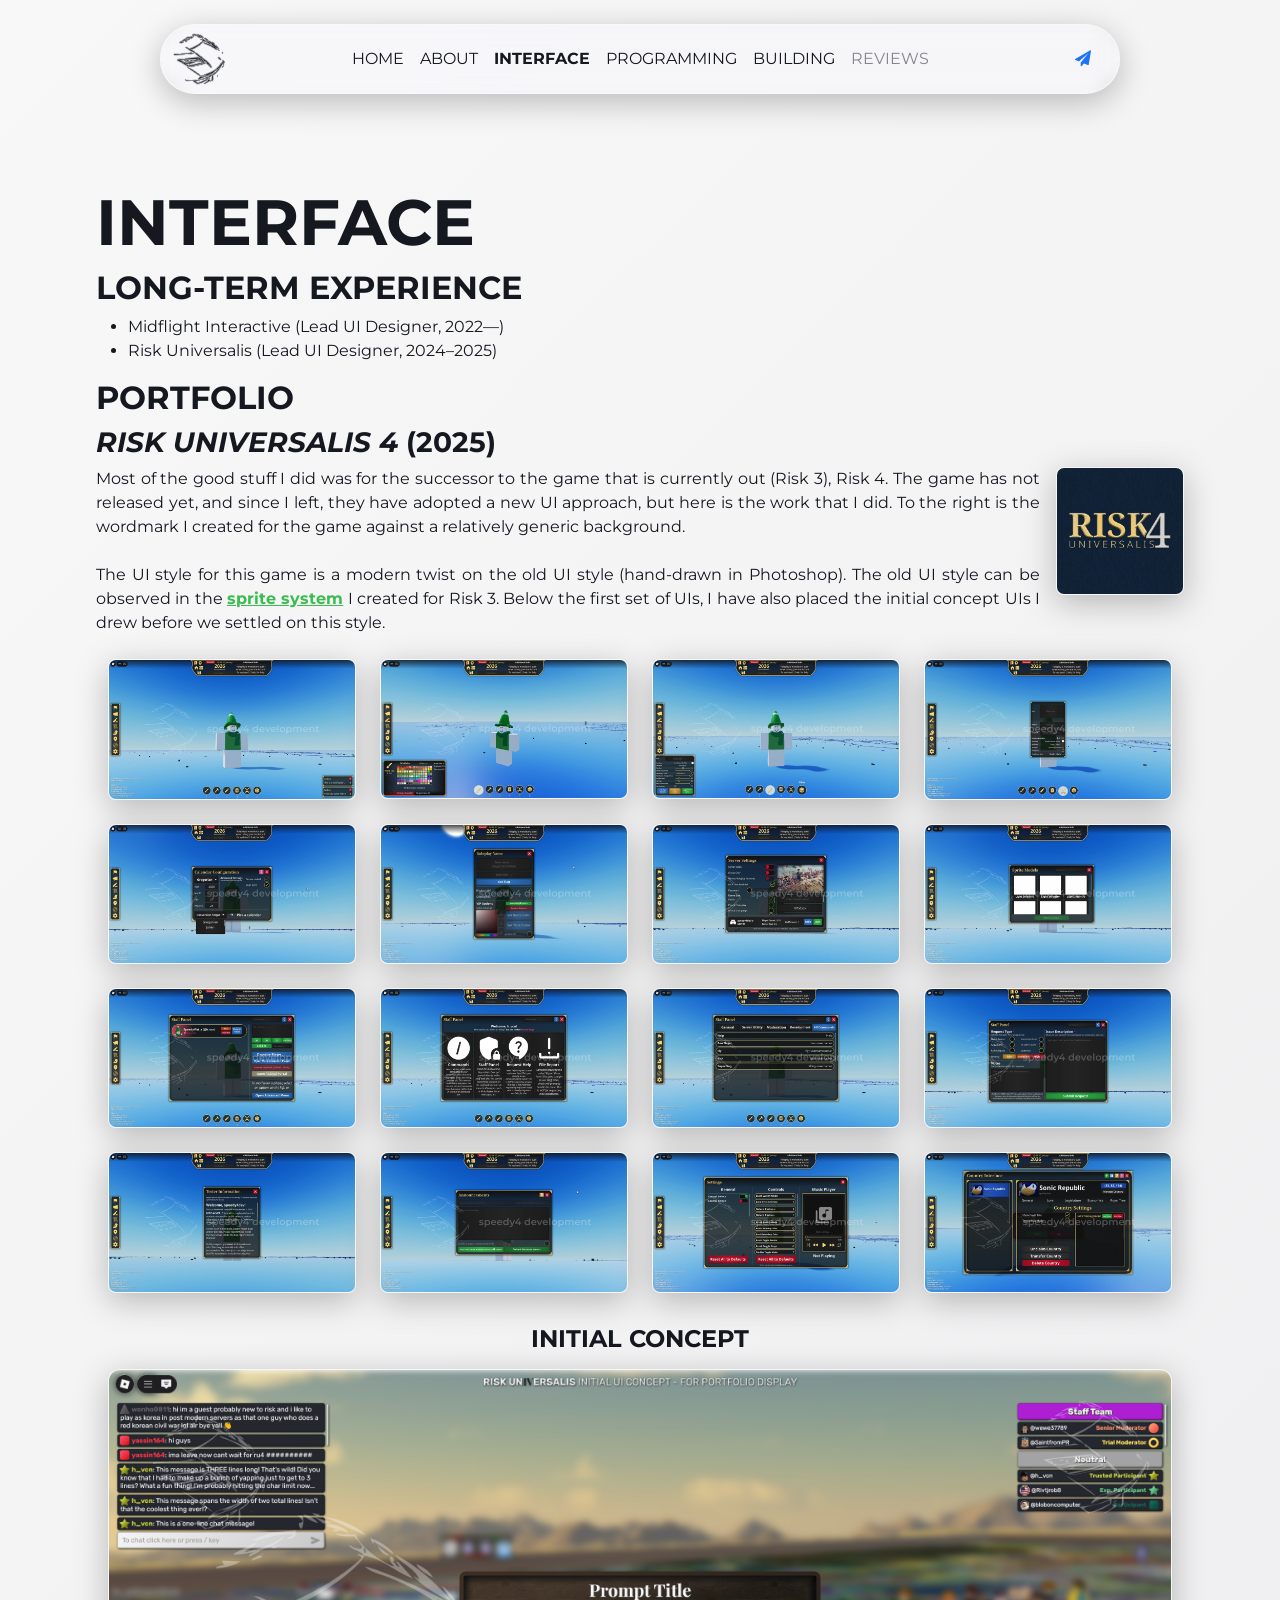
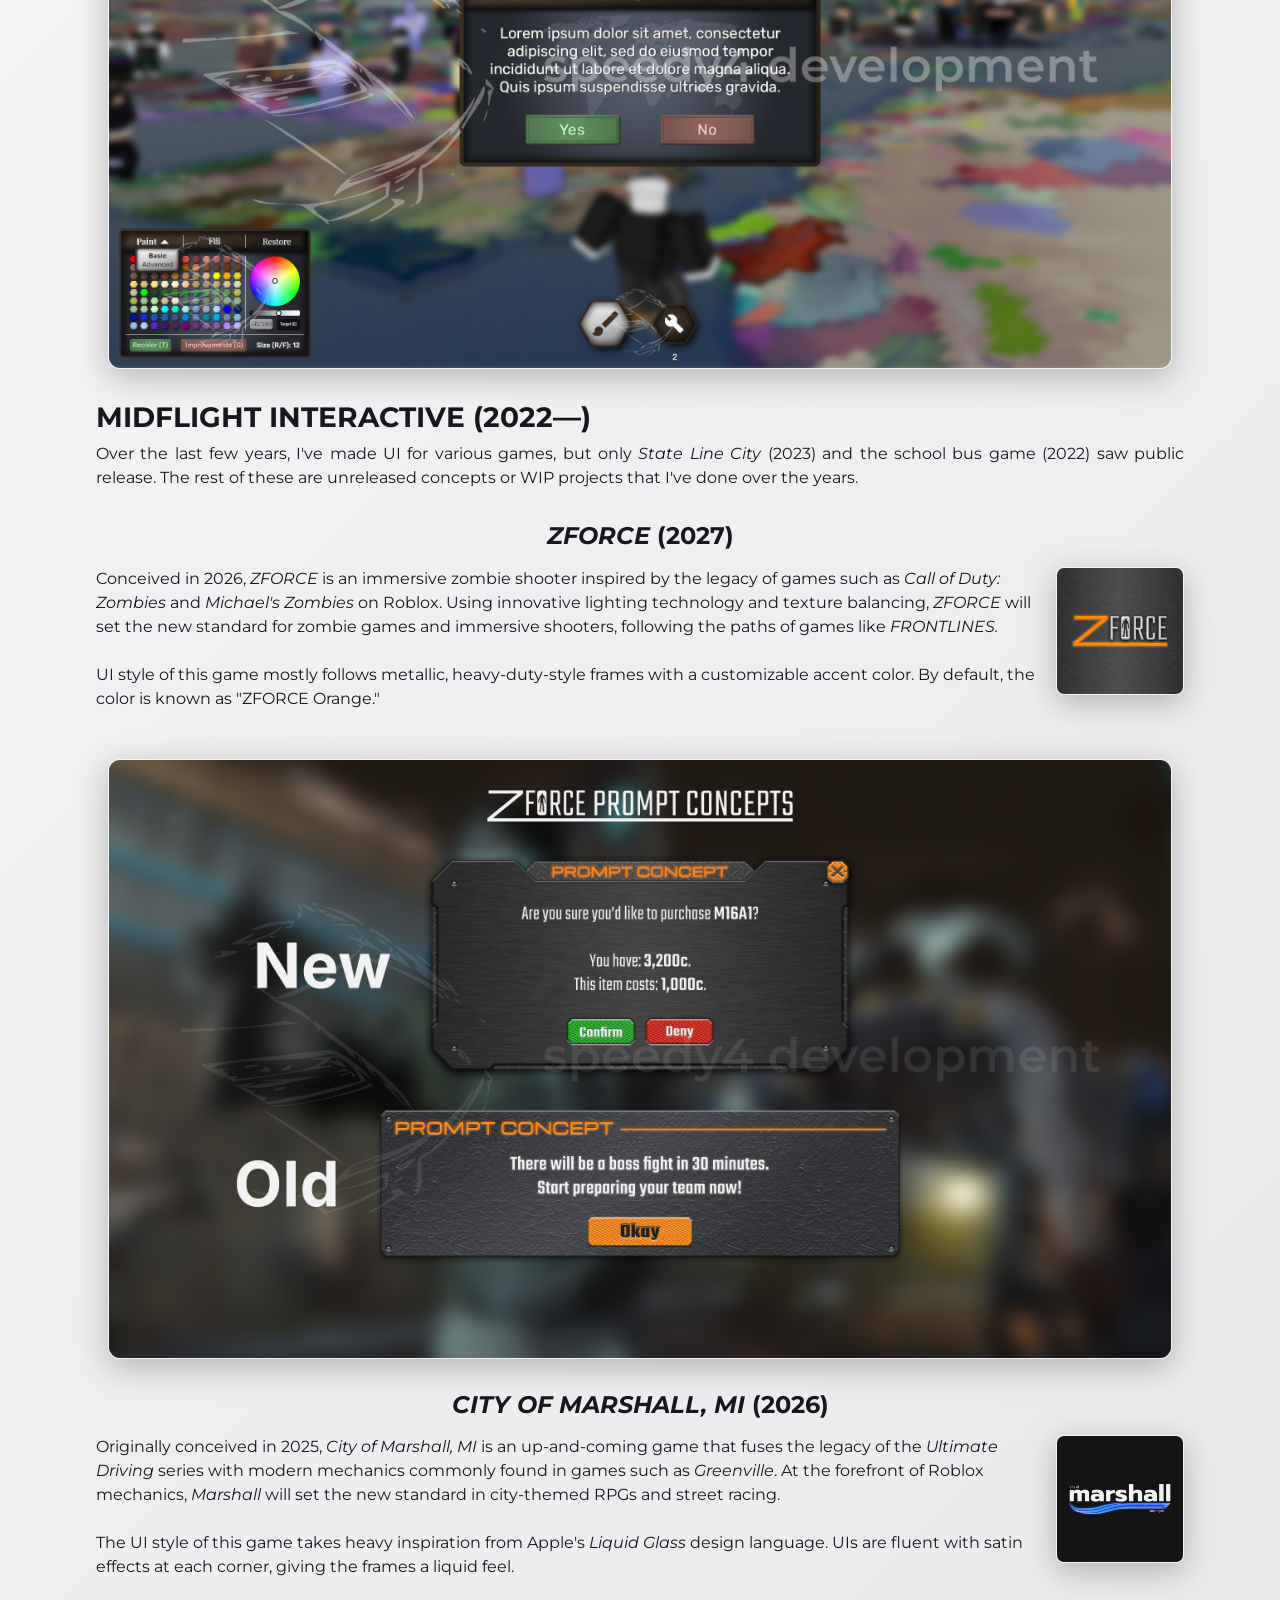
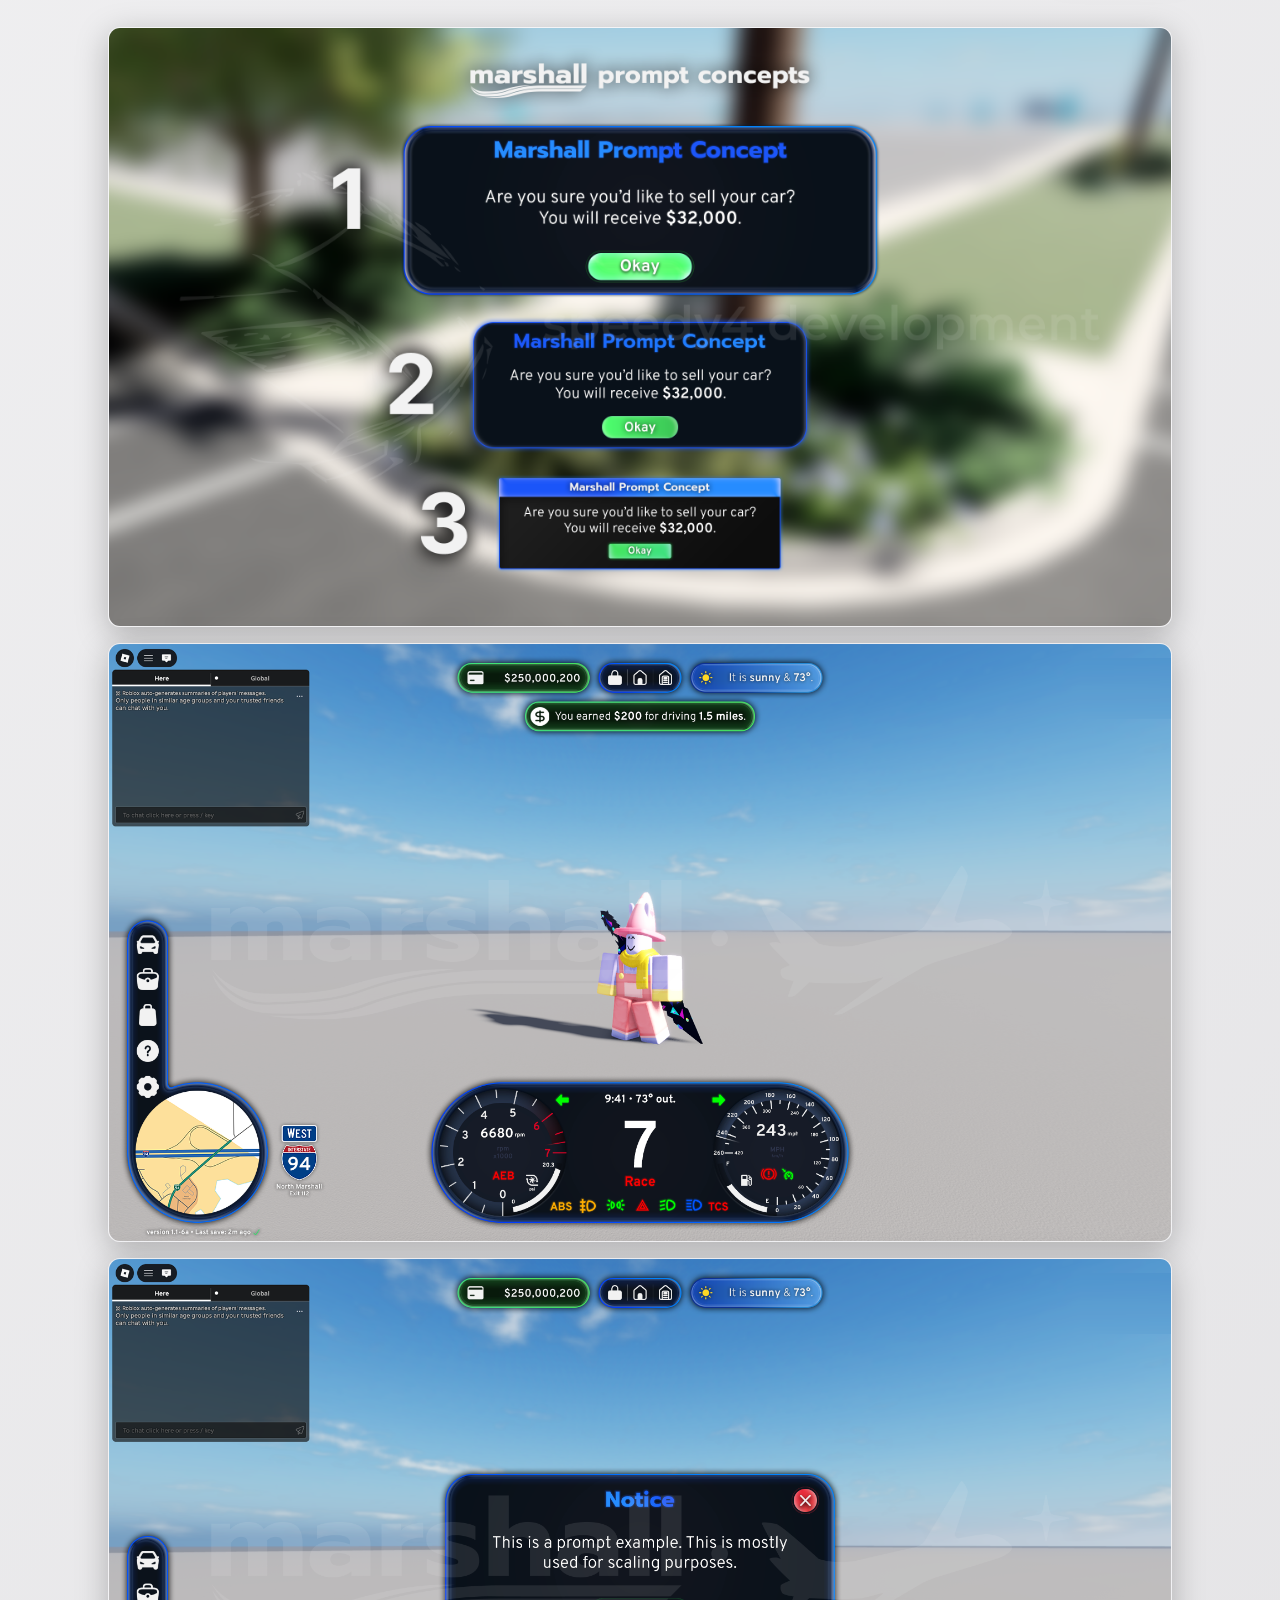
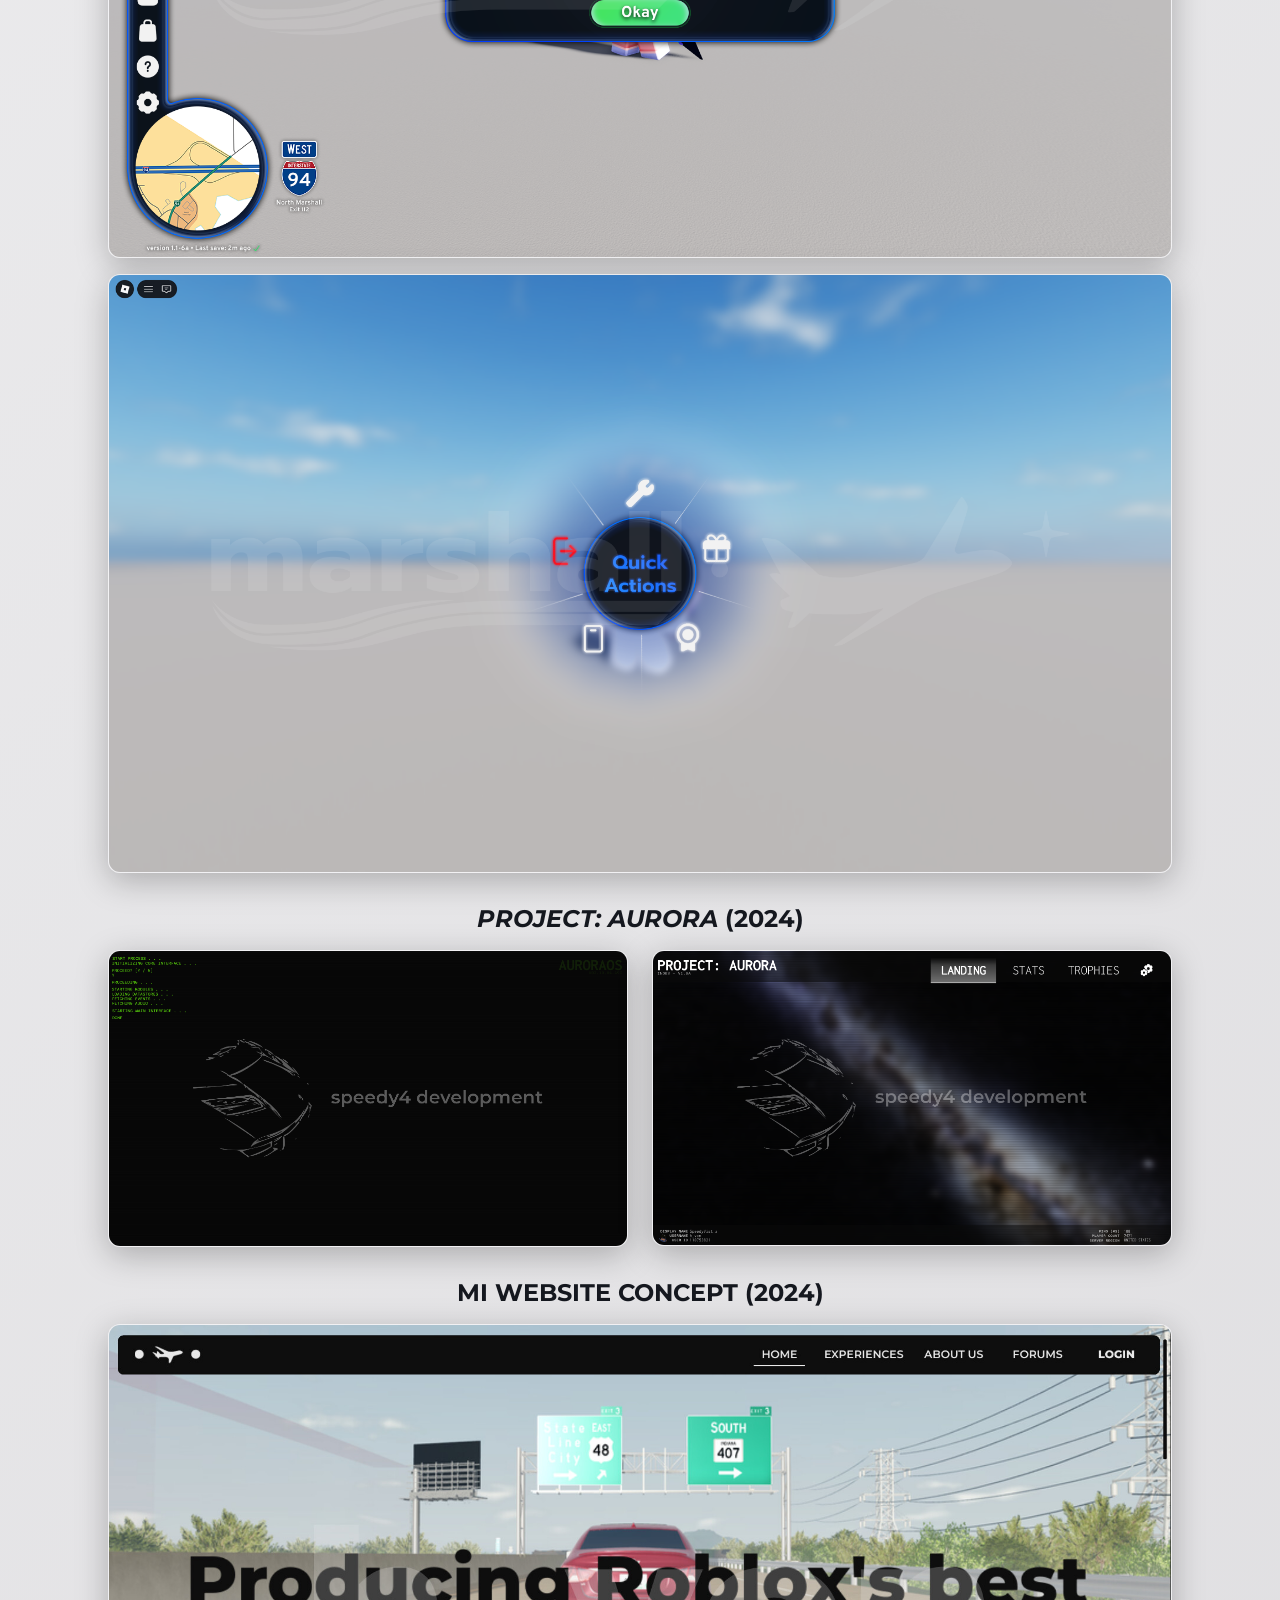
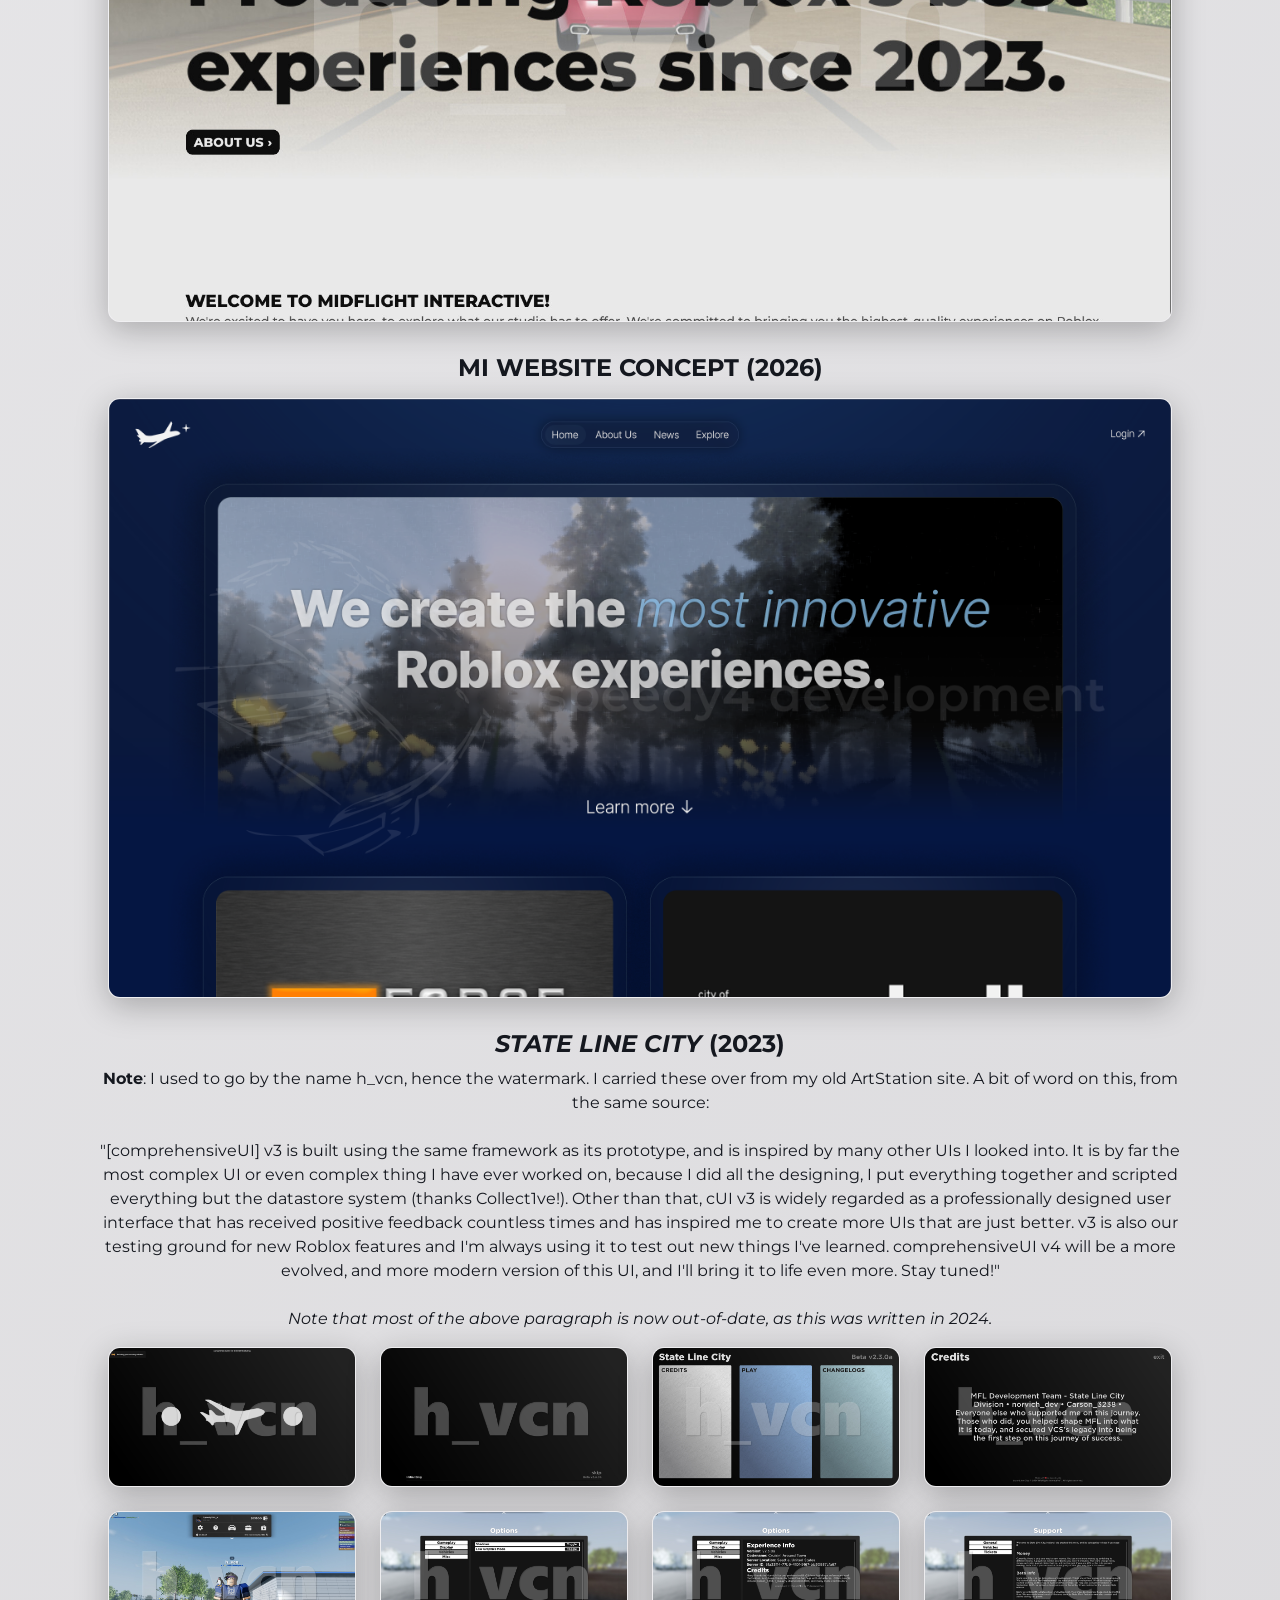
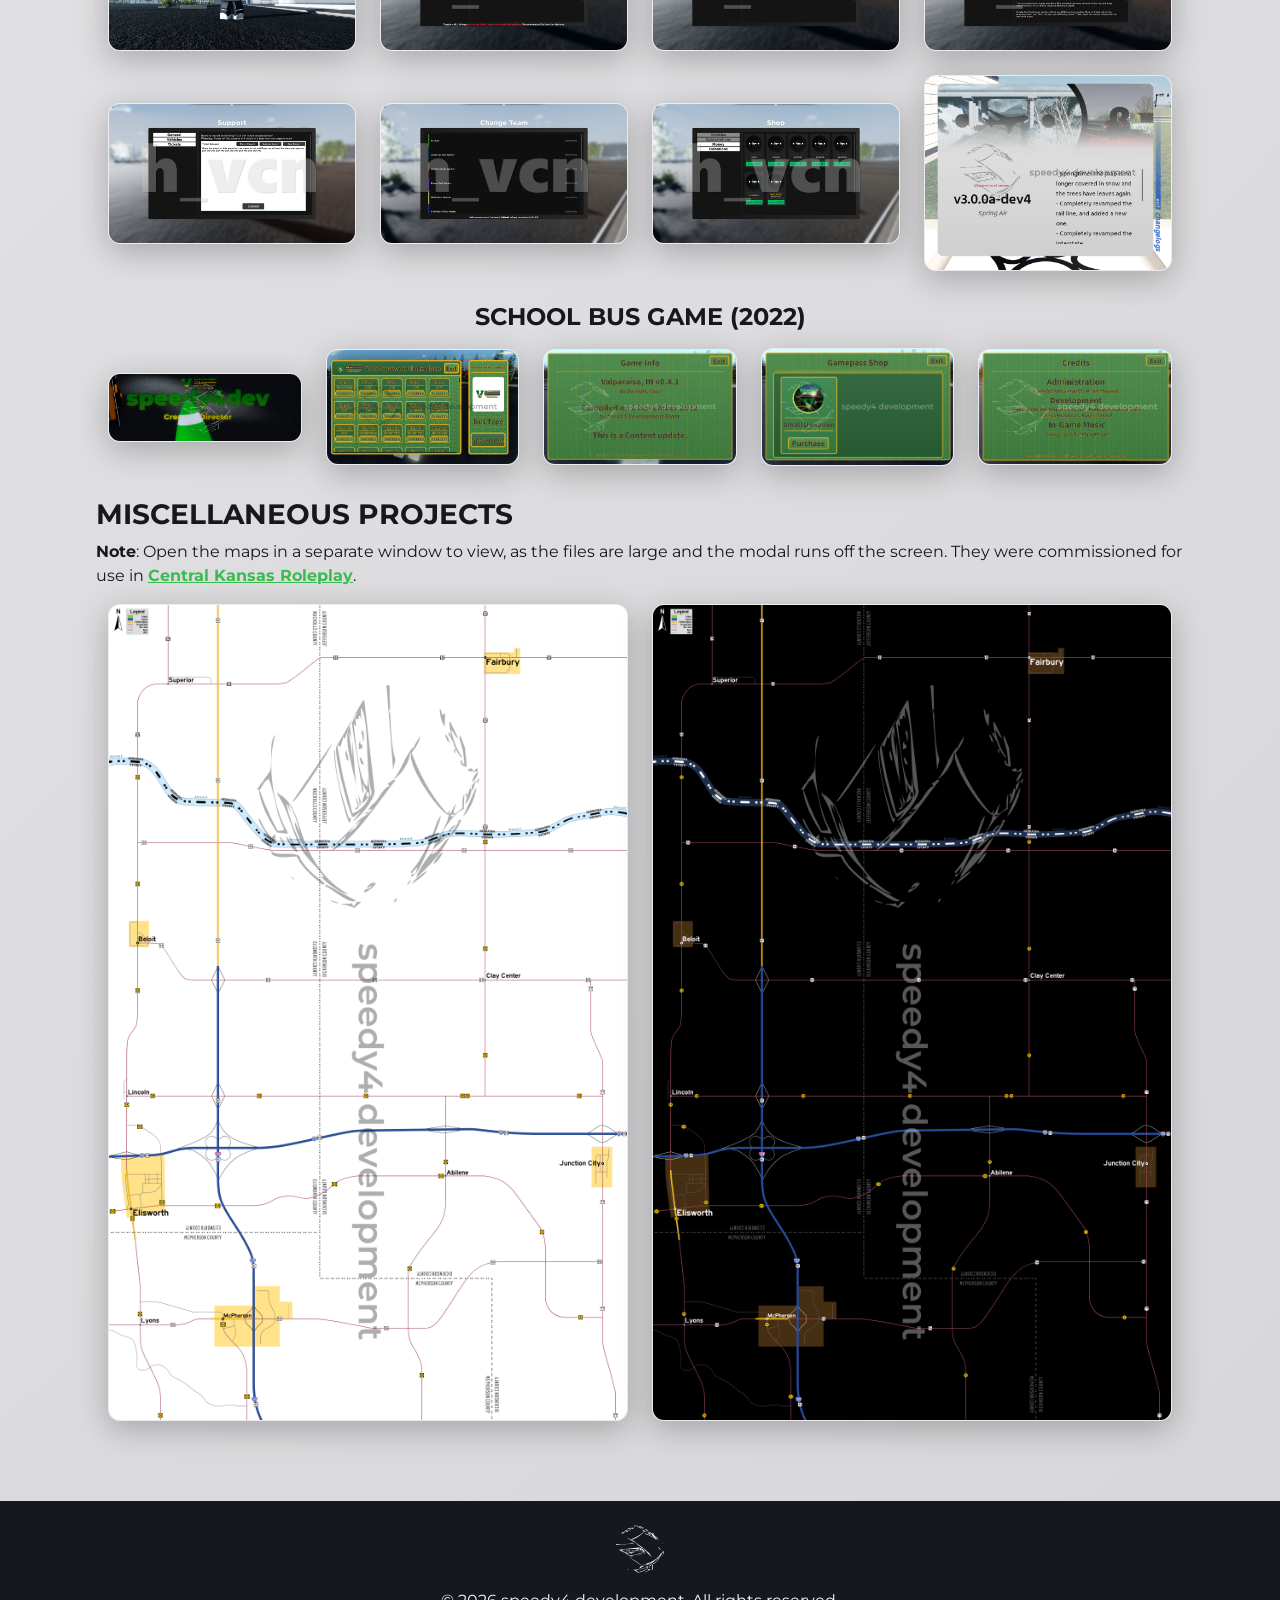
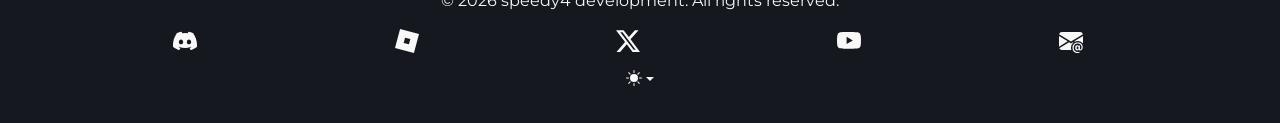
<file: interface.html>
<!DOCTYPE html>
<html data-bs-theme="light" lang="en">

<head>
    <meta charset="utf-8">
    <meta name="viewport" content="width=device-width, initial-scale=1.0, viewport-fit=cover, shrink-to-fit=no">
    <title>speedy4's Portfolio</title>
    <meta name="twitter:image" content="https://speedy4.dev/assets/img/speedy4_development.png">
    <meta name="twitter:description" content="The hub for all my work under the official name speedy4 development, or for other projects.">
    <meta name="twitter:card" content="summary_large_image">
    <meta name="description" content="The hub for all my work under the official name speedy4 development, or for other projects.">
    <meta name="twitter:title" content="speedy4's Portfolio">
    <meta property="og:image" content="https://speedy4.dev/assets/img/speedy4_development.png">
    <script>
        (function() {

            // JavaScript snippet handling Dark/Light mode switching

            const getStoredTheme = () => localStorage.getItem('theme');
            const setStoredTheme = theme => localStorage.setItem('theme', theme);
            const forcedTheme = document.documentElement.getAttribute('data-bss-forced-theme');

            const getPreferredTheme = () => {

                if (forcedTheme) return forcedTheme;

                const storedTheme = getStoredTheme();
                if (storedTheme) {
                    return storedTheme;
                }

                const pageTheme = document.documentElement.getAttribute('data-bs-theme');

                if (pageTheme) {
                    return pageTheme;
                }

                return window.matchMedia('(prefers-color-scheme: dark)').matches ? 'dark' : 'light';
            }

            const setTheme = theme => {
                if (theme === 'auto' && window.matchMedia('(prefers-color-scheme: dark)').matches) {
                    document.documentElement.setAttribute('data-bs-theme', 'dark');
                } else {
                    document.documentElement.setAttribute('data-bs-theme', theme);
                }
            }

            setTheme(getPreferredTheme());

            const showActiveTheme = (theme, focus = false) => {
                const themeSwitchers = [].slice.call(document.querySelectorAll('.theme-switcher'));

                if (!themeSwitchers.length) return;

                document.querySelectorAll('[data-bs-theme-value]').forEach(element => {
                    element.classList.remove('active');
                    element.setAttribute('aria-pressed', 'false');
                });

                for (const themeSwitcher of themeSwitchers) {

                    const btnToActivate = themeSwitcher.querySelector('[data-bs-theme-value="' + theme + '"]');

                    if (btnToActivate) {
                        btnToActivate.classList.add('active');
                        btnToActivate.setAttribute('aria-pressed', 'true');
                    }
                }
            }

            window.matchMedia('(prefers-color-scheme: dark)').addEventListener('change', () => {
                const storedTheme = getStoredTheme();
                if (storedTheme !== 'light' && storedTheme !== 'dark') {
                    setTheme(getPreferredTheme());
                }
            });

            window.addEventListener('DOMContentLoaded', () => {
                showActiveTheme(getPreferredTheme());

                document.querySelectorAll('[data-bs-theme-value]')
                    .forEach(toggle => {
                        toggle.addEventListener('click', (e) => {
                            e.preventDefault();
                            const theme = toggle.getAttribute('data-bs-theme-value');
                            setStoredTheme(theme);
                            setTheme(theme);
                            showActiveTheme(theme);
                        })
                    })
            });
        })();
    </script>
    <link rel="icon" type="image/png" sizes="16x16" href="assets/img/SpeedySilhouette_Favico.png">
    <link rel="icon" type="image/png" sizes="32x32" href="assets/img/SpeedySilhouette_Favico_Large.png">
    <link rel="stylesheet" href="assets/bootstrap/css/bootstrap.min.css">
    <link rel="stylesheet" href="assets/css/Crimson%20Text.css">
    <link rel="stylesheet" href="assets/css/IBM%20Plex%20Mono.css">
    <link rel="stylesheet" href="https://fonts.googleapis.com/css?family=Montserrat:400,800&amp;display=swap">
    <link rel="stylesheet" href="assets/fonts/font-awesome.min.css">
    <link rel="stylesheet" href="assets/css/bs-theme-overrides.css">
    <link rel="stylesheet" href="assets/css/styles.css">
    <link rel="stylesheet" href="assets/css/prism.css">
    <link rel="stylesheet" href="assets/css/Features-Cards-icons.css">
    <link rel="stylesheet" href="assets/css/Lightbox-Gallery-baguetteBox.min.css">
    <link rel="stylesheet" href="assets/css/Pricing-Clean-badges.css">
</head>

<body class="default-body" style="min-height: 100vh;width: 100%;">
    <section class="d-flex flex-column justify-content-between align-items-center" style="padding-top: 1.5rem;width: 100%;min-height: 100vh;">
        <nav class="navbar navbar-expand-md fixed-top bg-body justify-content-between align-content-center glass-navbar" style="border-radius: 100px;width: 75%;min-height: 3.125rem;max-height: 5rem;margin-left: auto;margin-right: auto;margin-top: 1.5rem;border-color: transparent;margin-bottom: 13rem;">
            <div class="container-fluid"><a href="/"><img class="navbar-logo-wordmark" src="assets/img/speedy4_development_navbar_logo.png"><img class="navbar-logo-img" src="assets/img/speedy4_development_navbar_logo_noText.png"></a><button data-bs-toggle="collapse" class="navbar-toggler navbar-toggler-override" data-bs-target="#navcol-1" style="/*border-radius: 100px;*/border-style: none;"><span class="visually-hidden">Toggle navigation</span><span class="navbar-toggler-icon navbar-logo-img"></span></button>
                <div class="collapse navbar-collapse d-xxl-inline-flex navbar-nav1" id="navcol-1" style="margin-right: auto;margin-left: auto;">
                    <ul class="navbar-nav d-xxl-flex flex-grow-0 align-self-center navbar-nav1 navbar-nav-collapse" style="margin-right: auto;margin-left: auto;border-radius: 24px;padding-left: 12px;padding-right: 12px;">
                        <li class="nav-item"><a class="nav-link active" href="/" style="position: static;color: var(--bs-body-color);text-align: center;">HOME</a></li>
                        <li class="nav-item" style="position: static;text-align: center;"><a class="nav-link" href="/about" style="position: static;color: var(--bs-body-color);text-align: center;">ABOUT</a></li>
                        <li class="nav-item" style="position: static;color: var(--bs-body-color);text-align: center;"><a class="nav-link" href="#" style="position: static;color: var(--bs-body-color);text-align: center;"><strong>INTERFACE</strong></a></li>
                        <li class="nav-item" style="position: static;color: var(--bs-body-color);text-align: center;"><a class="nav-link" href="/programming" style="position: static;color: var(--bs-body-color);text-align: center;">PROGRAMMING</a></li>
                        <li class="nav-item" style="position: static;color: var(--bs-body-color);text-align: center;"><a class="nav-link" href="/building" style="position: static;color: var(--bs-body-color);text-align: center;">BUILDING</a></li>
                        <li class="nav-item" style="position: static;color: var(--bs-body-color);text-align: center;"><a class="nav-link" style="position: static;color: var(--bs-body-color);text-align: center;opacity: 0.50;">REVIEWS</a></li>
                    </ul>
                </div>
                <ul class="navbar-nav">
                    <li class="nav-item d-xxl-flex align-items-xxl-center" style="width: auto;padding-right: .5rem;"><a class="nav-link active navbar-contact-text" href="/contact" style="position: static;color: var(--bs-body-color);font-weight: bold;margin-right: -.25rem;">CONTACT</a><a class="nav-link link-primary" href="/contact"><i class="fa fa-send" style="margin-left: auto;"></i></a></li>
                </ul>
            </div>
        </nav>
        <div class="vstack" style="margin-top: 10rem;margin-left: auto;margin-right: auto;width: 85%;height: auto;margin-bottom: 5rem;">
            <article style="width: 100%;">
                <h1 class="text-break" style="font-size: 4rem;text-align: left;"><strong>INTERFACE</strong></h1>
                <h2 style="text-align: left;"><strong>LONG-TERM EXPERIENCE</strong></h2>
                <ul>
                    <li>Midflight Interactive (Lead UI Designer, 2022—)</li>
                    <li>Risk Universalis (Lead UI Designer, 2024–2025)</li>
                </ul>
                <h2 style="text-align: left;margin-top: 1rem;"><strong>PORTFOLIO</strong></h2>
                <h3 style="text-align: left;"><strong><em>RISK&nbsp;UNIVERSALIS 4&nbsp;</em>(2025)</strong></h3><img class="float-end expandable-image glass-item" src="assets/img/Risk-UI/speedy4-speedy4-ru4-portfolio-thumbnail.webp" style="border-radius: 8px;width: 8rem;margin-left: 1rem;transform: perspective(0px);filter: blur(0px);" alt="Wordmark for the game.">
                <p style="text-align: justify;">Most of the good stuff I did was for the successor to the game that is currently out (Risk 3), Risk 4. The game has not released yet, and since I left, they have adopted a new UI approach, but here is the work that I did. To the right is the wordmark I created for the game against a relatively generic background.<br><br>The UI style for this game is a modern twist on the old UI style (hand-drawn in Photoshop). The old UI style can be observed in the <a href="/programming#sprite-system"><strong>sprite system</strong></a>&nbsp;I created for Risk 3. Below the first set of UIs, I have also placed the initial concept UIs I drew before we settled on this style.</p>
                <div class="container-fluid" style="text-align: center;">
                    <div class="row" style="margin-top: 1.5rem;">
                        <div class="col"><img class="expandable-gallery-image glass-item" src="assets/img/Risk-UI/speedy4-hud-with-2-notifications.webp" style="width: 100%;border-radius: 8px;" alt="The standard HUD."></div>
                        <div class="col"><img class="expandable-gallery-image glass-item" src="assets/img/Risk-UI/speedy4-brush-tool.webp" style="width: 100%;border-radius: 8px;" alt="The brush tool. You use this to paint the map."></div>
                        <div class="col"><img class="expandable-gallery-image glass-item" src="assets/img/Risk-UI/speedy4-modify-tool.webp" style="width: 100%;border-radius: 8px;" alt="The modify tool. Place cities/forts and change them with this. Also visible is hovering over an inactive tool."></div>
                        <div class="col"><img class="expandable-gallery-image glass-item" src="assets/img/Risk-UI/speedy4-sprite-editor-tool.webp" style="width: 100%;border-radius: 8px;" alt="Modify sprites (custom items) using this tool."></div>
                    </div>
                    <div class="row" style="margin-top: 1.5rem;">
                        <div class="col"><img class="expandable-gallery-image glass-item" src="assets/img/Risk-UI/speedy4-calendar-unfinished.webp" style="width: 100%;border-radius: 8px;" alt="[UNFINISHED] Change the server calendar with this menu."></div>
                        <div class="col"><img class="expandable-gallery-image glass-item" src="assets/img/Risk-UI/speedy4-rp-name.webp" style="width: 100%;border-radius: 8px;" alt="Roleplay name menu."></div>
                        <div class="col"><img class="expandable-gallery-image glass-item" src="assets/img/Risk-UI/speedy4-server-settings.webp" style="width: 100%;border-radius: 8px;" alt="Server settings menu."></div>
                        <div class="col"><img class="expandable-gallery-image glass-item" src="assets/img/Risk-UI/speedy4-sprites.webp" style="width: 100%;border-radius: 8px;" alt="Sprite creator menu."></div>
                    </div>
                    <div class="row" style="margin-top: 1.5rem;">
                        <div class="col"><img class="expandable-gallery-image glass-item" src="assets/img/Risk-UI/speedy4-stx-panel-2.webp" style="width: 100%;border-radius: 8px;" alt="Staff panel, admin panel."></div>
                        <div class="col"><img class="expandable-gallery-image glass-item" src="assets/img/Risk-UI/speedy4-stx-panel-3.webp" style="width: 100%;border-radius: 8px;" alt="Staff panel, front page."></div>
                        <div class="col"><img class="expandable-gallery-image glass-item" src="assets/img/Risk-UI/speedy4-stx-panel-4.webp" style="width: 100%;border-radius: 8px;" alt="Staff panel, command list."></div>
                        <div class="col"><img class="expandable-gallery-image glass-item" src="assets/img/Risk-UI/speedy4-stx-panel.webp" style="width: 100%;border-radius: 8px;" alt="Staff panel, staff request interface."></div>
                    </div>
                    <div class="row" style="margin-top: 1.5rem;">
                        <div class="col"><img class="expandable-gallery-image glass-item" src="assets/img/Risk-UI/speedy4-tester-info.webp" style="width: 100%;border-radius: 8px;" alt="Tester briefing. This was shown on-join to everyone."></div>
                        <div class="col"><img class="expandable-gallery-image glass-item" src="assets/img/Risk-UI/speedy4-announcements.webp" style="width: 100%;border-radius: 8px;" alt="Announcements form. Send a server-wide announcement with this."></div>
                        <div class="col"><img class="expandable-gallery-image glass-item" src="assets/img/Risk-UI/speedy4-settings.webp" style="width: 100%;border-radius: 8px;" alt="Personal settings menu."></div>
                        <div class="col"><img class="expandable-gallery-image glass-item" src="assets/img/Risk-UI/speedy4-country-gui.webp" style="width: 100%;border-radius: 8px;" alt="Country UI; most important UI in the game, second to the brush. Create &amp; manage countries with this."></div>
                    </div>
                </div>
                <h4 style="text-align: center;margin-top: 2rem;margin-bottom: 1rem;"><strong>INITIAL CONCEPT</strong></h4>
                <div class="container" style="text-align: center;width: 100%;"><img class="glass-item expandable-gallery-image" src="assets/img/Risk-UI/NeoFour%20Initial%20Concept%20Screenshot.png" style="width: 100%;border-radius: 12px;" alt="&quot;NeoFour&quot; initial UI concept for Risk 4."></div>
                <h3 style="text-align: left;margin-top: 2rem;"><strong>MIDFLIGHT INTERACTIVE (2022—)</strong></h3>
                <p style="text-align: justify;">Over the last few years, I've made UI for various games, but only&nbsp;<em>State Line City</em>&nbsp;(2023) and the school bus game (2022) saw public release. The rest of these are unreleased concepts or WIP projects that I've done over the years.</p>
                <h4 style="text-align: center;margin-bottom: 1rem;margin-top: 2rem;"><strong><em>ZFORCE&nbsp;</em>(2027)</strong></h4>
                <p style="margin-bottom: 1rem;text-align: left;padding-bottom: 1rem;"><img class="float-end expandable-image glass-item" src="assets/img/ZFORCE500.png" style="border-radius: 8px;width: 8rem;margin-left: 1rem;transform: perspective(0px);filter: blur(0px);" alt="Wordmark for the game.">Conceived in 2026, <em>ZFORCE</em>&nbsp;is an immersive zombie shooter inspired by the legacy of games such as <em>Call of Duty: Zombies</em>&nbsp;and <em>Michael's Zombies</em>&nbsp;on Roblox. Using innovative lighting technology and texture balancing, <em>ZFORCE</em>&nbsp;will set the new standard for zombie games and immersive shooters, following the paths of games like <em>FRONTLINES.</em><br><br>UI style of this game mostly follows metallic, heavy-duty-style frames with a customizable accent color. By default, the color is known as "ZFORCE Orange."</p>
                <div class="container-fluid" style="text-align: center;margin-top: 1rem;padding-top: 16px;"><img class="glass-item expandable-gallery-image" src="assets/img/ZFORCE%20Prompt%20Concepts.png" style="width: 100%;border-radius: 12px;" alt="Initial ZFORCE UI concepts."></div>
                <h4 style="text-align: center;margin-bottom: 1rem;margin-top: 2rem;"><strong><em>CITY OF MARSHALL, MI</em> (2026)</strong></h4>
                <p style="margin-bottom: 1rem;text-align: left;padding-bottom: 1rem;"><img class="float-end expandable-image glass-item" src="assets/img/BlueFlame500.png" style="border-radius: 8px;width: 8rem;margin-left: 1rem;transform: perspective(0px);filter: blur(0px);" alt="Wordmark for the game.">Originally conceived in 2025, <em>City of Marshall, MI</em>&nbsp;is an up-and-coming game that fuses the legacy of the <em>Ultimate Driving</em>&nbsp;series with modern mechanics commonly found in games such as <em>Greenville</em>. At the forefront of Roblox mechanics, <em>Marshall</em>&nbsp;will set the new standard in city-themed RPGs and street racing.<br><br>The UI style of this game takes heavy inspiration from Apple's <em>Liquid Glass</em>&nbsp;design language. UIs are fluent with satin effects at each corner, giving the frames a liquid feel.</p>
                <div class="container-fluid" style="text-align: center;margin-top: 1rem;padding-top: 16px;"><img class="glass-item expandable-gallery-image" src="assets/img/Marshall%20Prompt%20Concepts.png" style="width: 100%;border-radius: 12px;" alt="Initial Marshall UI concepts."></div>
                <div class="container-fluid" style="text-align: center;margin-top: 1rem;"><img class="glass-item expandable-gallery-image" src="assets/img/Marshall%20UI%20Development.png" style="width: 100%;border-radius: 12px;" alt="Marshall (semi-)final HUD + vehicle gauge cluster."></div>
                <div class="container-fluid" style="text-align: center;margin-top: 1rem;"><img class="glass-item expandable-gallery-image" src="assets/img/Marshall%20UI%20Development%202.png" style="width: 100%;border-radius: 12px;" alt="Marshall HUD with a prompt."></div>
                <div class="container-fluid" style="text-align: center;margin-top: 1rem;"><img class="glass-item expandable-gallery-image" src="assets/img/Marshall%20UI%20Development%203.png" style="width: 100%;border-radius: 12px;" alt="Marshall Quick Actions menu."></div>
                <h4 style="text-align: center;margin-top: 2rem;margin-bottom: 1rem;"><strong><em>PROJECT: AURORA&nbsp;</em>(2024)</strong></h4>
                <div class="container-fluid" style="text-align: center;">
                    <div class="row">
                        <div class="col"><img class="glass-item expandable-gallery-image" src="assets/img/Aurora-UI/Screenshot%202026-06-11%20234051.png" style="width: 100%;border-radius: 12px;" alt="Aurora initial frame."></div>
                        <div class="col"><img class="glass-item expandable-gallery-image" src="assets/img/Aurora-UI/Screenshot%202026-06-11%2023401.png" style="width: 100%;border-radius: 12px;" alt="[UNFINISHED] Aurora landing page."></div>
                    </div>
                </div>
                <h4 style="text-align: center;margin-top: 2rem;margin-bottom: 1rem;"><strong>MI&nbsp;WEBSITE CONCEPT (2024)</strong></h4>
                <div class="container-fluid" style="text-align: center;">
                    <div class="row align-items-center">
                        <div class="col"><img class="glass-item expandable-gallery-image" src="assets/img/speedyvista-image.jpg" style="width: 100%;border-radius: 12px;" alt="Original website concept for Midflight Interactive."></div>
                    </div>
                </div>
                <h4 style="text-align: center;margin-top: 2rem;margin-bottom: 1rem;"><strong>MI&nbsp;WEBSITE CONCEPT (2026)</strong></h4>
                <div class="container-fluid" style="text-align: center;">
                    <div class="row align-items-center">
                        <div class="col"><img class="glass-item expandable-gallery-image" src="assets/img/MI2026%20Site%20Concept.png" style="width: 100%;border-radius: 12px;" alt="New website concept for Midflight Interactive."></div>
                    </div>
                </div>
                <h4 style="text-align: center;margin-top: 2rem;"><strong><em>STATE LINE CITY</em> (2023)</strong></h4>
                <p style="margin-bottom: 1rem;text-align: center;"><strong>Note</strong>: I used to go by the name h_vcn, hence the watermark. I carried these over from my old ArtStation site. A bit of word on this, from the same source:<br><br>"[comprehensiveUI] v3 is built using the same framework as its prototype, and is inspired by many other UIs I looked into. It is by far the most complex UI or even complex thing I have ever worked on, because I did all the designing, I put everything together and scripted everything but the datastore system (thanks Collect1ve!). Other than that, cUI v3 is widely regarded as a professionally designed user interface that has received positive feedback countless times and has inspired me to create more UIs that are just better. v3 is also our testing ground for new Roblox features and I'm always using it to test out new things I've learned. comprehensiveUI v4 will be a more evolved, and more modern version of this UI, and I'll bring it to life even more. Stay tuned!"<br><br><em>Note that most of the above paragraph is now out-of-date, as this was written in 2024.</em></p>
                <div class="container-fluid" style="text-align: center;">
                    <div class="row">
                        <div class="col"><img class="glass-item expandable-gallery-image" src="assets/img/SLC-UI/speedyvista-cui3-5-1.jpg" style="width: 100%;border-radius: 12px;" alt="Logo screen."></div>
                        <div class="col"><img class="glass-item expandable-gallery-image" src="assets/img/SLC-UI/speedyvista-cui3-5-2.jpg" style="width: 100%;border-radius: 12px;" alt="Loading screen, which is always broken."></div>
                        <div class="col"><img class="glass-item expandable-gallery-image" src="assets/img/SLC-UI/speedyvista-cui3-5-3.jpg" style="width: 100%;border-radius: 12px;" alt="Landing page."></div>
                        <div class="col"><img class="glass-item expandable-gallery-image" src="assets/img/SLC-UI/speedyvista-cui3-5-4.jpg" style="width: 100%;border-radius: 12px;" alt="Credits screen."></div>
                    </div>
                    <div class="row" style="margin-top: 1.5rem;">
                        <div class="col"><img class="glass-item expandable-gallery-image" src="assets/img/SLC-UI/speedyvista-cui3-5-6.jpg" style="width: 100%;border-radius: 12px;" alt="HUD."></div>
                        <div class="col"><img class="glass-item expandable-gallery-image" src="assets/img/SLC-UI/speedyvista-cui3-5-7.jpg" style="width: 100%;border-radius: 12px;" alt="Options menu, Display tab."></div>
                        <div class="col"><img class="glass-item expandable-gallery-image" src="assets/img/SLC-UI/speedyvista-cui3-5-8.jpg" style="width: 100%;border-radius: 12px;" alt="Options menu, Misc. tab."></div>
                        <div class="col"><img class="glass-item expandable-gallery-image" src="assets/img/SLC-UI/speedyvista-cui3-5-9.jpg" style="width: 100%;border-radius: 12px;" alt="Support menu, General tab."></div>
                    </div>
                    <div class="row align-items-center" style="margin-top: 1.5rem;">
                        <div class="col"><img class="glass-item expandable-gallery-image" src="assets/img/SLC-UI/speedyvista-cui3-5-10.jpg" style="width: 100%;border-radius: 12px;" alt="Support menu, Tickets tab."></div>
                        <div class="col"><img class="glass-item expandable-gallery-image" src="assets/img/SLC-UI/speedyvista-cui3-5-11.jpg" style="width: 100%;border-radius: 12px;" alt="Job UI."></div>
                        <div class="col"><img class="glass-item expandable-gallery-image" src="assets/img/SLC-UI/speedyvista-cui3-5-12.jpg" style="width: 100%;border-radius: 12px;" alt="In-game shop UI."></div>
                        <div class="col"><img class="glass-item expandable-gallery-image" src="assets/img/SLC-UI/Screenshot%202026-06-11%20234644.png" style="width: 100%;border-radius: 12px;" alt="New UI. This style of UI would've been part of the planned revamp."></div>
                    </div>
                </div>
                <h4 style="text-align: center;margin-top: 2rem;margin-bottom: 1rem;"><strong>SCHOOL BUS GAME<em>&nbsp;</em>(2022)</strong></h4>
                <div class="container-fluid" style="text-align: center;">
                    <div class="row align-items-center">
                        <div class="col"><img class="glass-item expandable-gallery-image" src="assets/img/SchoolBus-UI/Screenshot%202026-06-11%20131140.png" style="width: 100%;border-radius: 12px;" alt="Name tag."></div>
                        <div class="col"><img class="glass-item expandable-gallery-image" src="assets/img/SchoolBus-UI/Screenshot%202026-06-11%20131205.png" style="width: 100%;border-radius: 12px;" alt="Bus spawner."></div>
                        <div class="col"><img class="glass-item expandable-gallery-image" src="assets/img/SchoolBus-UI/Screenshot%202026-06-11%20131247.png" style="width: 100%;border-radius: 12px;" alt="Game info."></div>
                        <div class="col"><img class="glass-item expandable-gallery-image" src="assets/img/SchoolBus-UI/Screenshot%202026-06-11%20131307.png" style="width: 100%;border-radius: 12px;" alt="Gamepass shop."></div>
                        <div class="col"><img class="glass-item expandable-gallery-image" src="assets/img/SchoolBus-UI/Screenshot%202026-06-11%20131334.png" style="width: 100%;border-radius: 12px;" alt="Credits menu."></div>
                    </div>
                </div>
                <h3 class="text-start" style="text-align: center;margin-top: 2rem;"><strong>MISCELLANEOUS PROJECTS</strong></h3>
                <p class="text-start" style="margin-bottom: 1rem;text-align: center;"><strong>Note</strong>: Open the maps in a separate window to view, as the files are large and the modal runs off the screen. They were commissioned for use in <a href="https://www.roblox.com/games/79052873728218/" target="_blank"><strong>Central Kansas Roleplay</strong></a>.</p>
                <div class="container-fluid" style="text-align: center;">
                    <div class="row align-items-center">
                        <div class="col"><img class="glass-item" src="assets/img/Misc-UI/CKRP%20NEW%20MINIMAP.png" style="width: 100%;border-radius: 12px;" alt="Bus spawner."></div>
                        <div class="col"><img class="glass-item" src="assets/img/Misc-UI/CKRP%20NEW%20MINIMAP%20DARK.png" style="width: 100%;border-radius: 12px;" alt="Bus spawner."></div>
                    </div>
                </div>
            </article>
        </div>
    </section>
    <footer class="text-center py-4" style="width: 100%;height: auto;background: var(--bs-dark);">
        <div class="vstack d-xxl-flex justify-content-xxl-center align-items-xxl-center"><img src="assets/img/SpeedySilhouetteNew.svg" style="width: 3rem;margin-left: auto;margin-right: auto;margin-bottom: 0.5rem;color: rgb(248,248,249) !important;">
            <p class="text-muted my-2" style="color: rgb(248,248,249) !important;">© 2026 speedy4 development. All rights reserved.</p>
            <ul class="list-inline d-inline-flex d-xxl-flex justify-content-evenly my-2">
                <li class="list-inline-item me-4" data-bs-toggle="tooltip" data-bss-tooltip="" style="position: relative;" title="speedy4dev on Discord">
                    <div class="bs-icon-circle bs-icon-primary bs-icon" style="background: transparent;"><svg xmlns="http://www.w3.org/2000/svg" width="1em" height="1em" fill="currentColor" viewBox="0 0 16 16" class="bi bi-discord" style="width: 100%;height: 100%;color: rgb(248,248,249) !important;" title="speedy4dev on Discord">
                            <path d="M13.545 2.907a13.227 13.227 0 0 0-3.257-1.011.05.05 0 0 0-.052.025c-.141.25-.297.577-.406.833a12.19 12.19 0 0 0-3.658 0 8.258 8.258 0 0 0-.412-.833.051.051 0 0 0-.052-.025c-1.125.194-2.22.534-3.257 1.011a.041.041 0 0 0-.021.018C.356 6.024-.213 9.047.066 12.032c.001.014.01.028.021.037a13.276 13.276 0 0 0 3.995 2.02.05.05 0 0 0 .056-.019c.308-.42.582-.863.818-1.329a.05.05 0 0 0-.01-.059.051.051 0 0 0-.018-.011 8.875 8.875 0 0 1-1.248-.595.05.05 0 0 1-.02-.066.051.051 0 0 1 .015-.019c.084-.063.168-.129.248-.195a.05.05 0 0 1 .051-.007c2.619 1.196 5.454 1.196 8.041 0a.052.052 0 0 1 .053.007c.08.066.164.132.248.195a.051.051 0 0 1-.004.085 8.254 8.254 0 0 1-1.249.594.05.05 0 0 0-.03.03.052.052 0 0 0 .003.041c.24.465.515.909.817 1.329a.05.05 0 0 0 .056.019 13.235 13.235 0 0 0 4.001-2.02.049.049 0 0 0 .021-.037c.334-3.451-.559-6.449-2.366-9.106a.034.034 0 0 0-.02-.019Zm-8.198 7.307c-.789 0-1.438-.724-1.438-1.612 0-.889.637-1.613 1.438-1.613.807 0 1.45.73 1.438 1.613 0 .888-.637 1.612-1.438 1.612m5.316 0c-.788 0-1.438-.724-1.438-1.612 0-.889.637-1.613 1.438-1.613.807 0 1.451.73 1.438 1.613 0 .888-.631 1.612-1.438 1.612"></path>
                        </svg></div><a class="stretched-link" href="https://discord.com/users/302795034028408835" target="_blank" title="speedy4dev on Discord"></a>
                </li>
                <li class="list-inline-item me-4" data-bs-toggle="tooltip" data-bss-tooltip="" style="position: relative;" title="@speedy4dev on Roblox">
                    <div class="bs-icon-circle bs-icon-primary bs-icon" style="background: transparent;"><img src="assets/img/Roblox_Logo.svg" style="width: 100%;height: 100%;color: rgb(248,248,249) !important;" title="@speedy4dev on Roblox"></div><a class="stretched-link" href="https://roblox.com/users/110753821/profile" target="_blank"></a>
                </li>
                <li class="list-inline-item me-4" data-bs-toggle="tooltip" data-bss-tooltip="" style="color: rgb(248,248,249) !important;position: relative;" title="@speedy4dev on X">
                    <div class="bs-icon-circle bs-icon-primary bs-icon" style="background: transparent;color: rgb(248,248,249) !important;"><svg xmlns="http://www.w3.org/2000/svg" width="1em" height="1em" fill="currentColor" viewBox="0 0 16 16" class="bi bi-twitter-x" style="width: 100%;height: 100%;color: rgb(248,248,249) !important;" title="@speedy4dev on X">
                            <path d="M12.6.75h2.454l-5.36 6.142L16 15.25h-4.937l-3.867-5.07-4.425 5.07H.316l5.733-6.57L0 .75h5.063l3.495 4.633L12.601.75Zm-.86 13.028h1.36L4.323 2.145H2.865l8.875 11.633Z"></path>
                        </svg></div><a class="stretched-link" href="https://x.com/speedy4dev" target="_blank"></a>
                </li>
                <li class="list-inline-item me-4" data-bs-toggle="tooltip" data-bss-tooltip="" style="color: rgb(248,248,249) !important;position: relative;" title="@speed_y4dev on YouTube">
                    <div class="bs-icon-circle bs-icon-primary bs-icon" style="background: transparent;color: rgb(248,248,249) !important;"><svg xmlns="http://www.w3.org/2000/svg" width="1em" height="1em" fill="currentColor" viewBox="0 0 16 16" class="bi bi-youtube" style="width: 100%;height: 100%;color: rgb(248,248,249) !important;" title="@speed_y4dev on YouTube">
                            <path d="M8.051 1.999h.089c.822.003 4.987.033 6.11.335a2.01 2.01 0 0 1 1.415 1.42c.101.38.172.883.22 1.402l.01.104.022.26.008.104c.065.914.073 1.77.074 1.957v.075c-.001.194-.01 1.108-.082 2.06l-.008.105-.009.104c-.05.572-.124 1.14-.235 1.558a2.007 2.007 0 0 1-1.415 1.42c-1.16.312-5.569.334-6.18.335h-.142c-.309 0-1.587-.006-2.927-.052l-.17-.006-.087-.004-.171-.007-.171-.007c-1.11-.049-2.167-.128-2.654-.26a2.007 2.007 0 0 1-1.415-1.419c-.111-.417-.185-.986-.235-1.558L.09 9.82l-.008-.104A31.4 31.4 0 0 1 0 7.68v-.123c.002-.215.01-.958.064-1.778l.007-.103.003-.052.008-.104.022-.26.01-.104c.048-.519.119-1.023.22-1.402a2.007 2.007 0 0 1 1.415-1.42c.487-.13 1.544-.21 2.654-.26l.17-.007.172-.006.086-.003.171-.007A99.788 99.788 0 0 1 7.858 2h.193zM6.4 5.209v4.818l4.157-2.408z"></path>
                        </svg></div><a class="stretched-link" href="https://www.youtube.com/@speed_y4dev" target="_blank" title="@speed_y4dev on YouTube"></a>
                </li>
                <li class="list-inline-item me-4" data-bs-toggle="tooltip" data-bss-tooltip="" style="color: rgb(248,248,249) !important;position: relative;" title="For business inquiries: speedy4dev@gmail.com">
                    <div class="bs-icon-circle bs-icon-primary bs-icon" style="background: transparent;color: rgb(248,248,249) !important;"><svg xmlns="http://www.w3.org/2000/svg" width="1em" height="1em" fill="currentColor" viewBox="0 0 16 16" class="bi bi-envelope-at-fill" style="width: 100%;height: 100%;color: rgb(248,248,249) !important;" title="For business inquiries: speedy4dev@gmail.com">
                            <path d="M2 2A2 2 0 0 0 .05 3.555L8 8.414l7.95-4.859A2 2 0 0 0 14 2zm-2 9.8V4.698l5.803 3.546L0 11.801Zm6.761-2.97-6.57 4.026A2 2 0 0 0 2 14h6.256A4.493 4.493 0 0 1 8 12.5a4.49 4.49 0 0 1 1.606-3.446l-.367-.225L8 9.586l-1.239-.757ZM16 9.671V4.697l-5.803 3.546.338.208A4.482 4.482 0 0 1 12.5 8c1.414 0 2.675.652 3.5 1.671"></path>
                            <path d="M15.834 12.244c0 1.168-.577 2.025-1.587 2.025-.503 0-1.002-.228-1.12-.648h-.043c-.118.416-.543.643-1.015.643-.77 0-1.259-.542-1.259-1.434v-.529c0-.844.481-1.4 1.26-1.4.585 0 .87.333.953.63h.03v-.568h.905v2.19c0 .272.18.42.411.42.315 0 .639-.415.639-1.39v-.118c0-1.277-.95-2.326-2.484-2.326h-.04c-1.582 0-2.64 1.067-2.64 2.724v.157c0 1.867 1.237 2.654 2.57 2.654h.045c.507 0 .935-.07 1.18-.18v.731c-.219.1-.643.175-1.237.175h-.044C10.438 16 9 14.82 9 12.646v-.214C9 10.36 10.421 9 12.485 9h.035c2.12 0 3.314 1.43 3.314 3.034zm-4.04.21v.227c0 .586.227.8.581.8.31 0 .564-.17.564-.743v-.367c0-.516-.275-.708-.572-.708-.346 0-.573.245-.573.791Z"></path>
                        </svg></div><a class="stretched-link" href="mailto://speedy4dev@gmail.com" target="_blank" title="For business inquiries: speedy4dev@gmail.com"></a>
                </li>
            </ul>
            <div class="theme-switcher dropdown"><button class="btn btn-link dropdown-toggle" aria-expanded="false" data-bs-toggle="dropdown" type="button" style="color: rgb(248,248,249) !important;"><svg xmlns="http://www.w3.org/2000/svg" width="1em" height="1em" fill="currentColor" viewBox="0 0 16 16" class="bi bi-sun-fill mb-1" style="color: rgb(248,248,249) !important;">
                        <path d="M8 12a4 4 0 1 0 0-8 4 4 0 0 0 0 8M8 0a.5.5 0 0 1 .5.5v2a.5.5 0 0 1-1 0v-2A.5.5 0 0 1 8 0m0 13a.5.5 0 0 1 .5.5v2a.5.5 0 0 1-1 0v-2A.5.5 0 0 1 8 13m8-5a.5.5 0 0 1-.5.5h-2a.5.5 0 0 1 0-1h2a.5.5 0 0 1 .5.5M3 8a.5.5 0 0 1-.5.5h-2a.5.5 0 0 1 0-1h2A.5.5 0 0 1 3 8m10.657-5.657a.5.5 0 0 1 0 .707l-1.414 1.415a.5.5 0 1 1-.707-.708l1.414-1.414a.5.5 0 0 1 .707 0m-9.193 9.193a.5.5 0 0 1 0 .707L3.05 13.657a.5.5 0 0 1-.707-.707l1.414-1.414a.5.5 0 0 1 .707 0zm9.193 2.121a.5.5 0 0 1-.707 0l-1.414-1.414a.5.5 0 0 1 .707-.707l1.414 1.414a.5.5 0 0 1 0 .707M4.464 4.465a.5.5 0 0 1-.707 0L2.343 3.05a.5.5 0 1 1 .707-.707l1.414 1.414a.5.5 0 0 1 0 .708z"></path>
                    </svg></button>
                <div class="dropdown-menu"><a class="dropdown-item d-flex align-items-center" href="#" data-bs-theme-value="light"><svg xmlns="http://www.w3.org/2000/svg" width="1em" height="1em" fill="currentColor" viewBox="0 0 16 16" class="bi bi-sun-fill opacity-50 me-2">
                            <path d="M8 12a4 4 0 1 0 0-8 4 4 0 0 0 0 8M8 0a.5.5 0 0 1 .5.5v2a.5.5 0 0 1-1 0v-2A.5.5 0 0 1 8 0m0 13a.5.5 0 0 1 .5.5v2a.5.5 0 0 1-1 0v-2A.5.5 0 0 1 8 13m8-5a.5.5 0 0 1-.5.5h-2a.5.5 0 0 1 0-1h2a.5.5 0 0 1 .5.5M3 8a.5.5 0 0 1-.5.5h-2a.5.5 0 0 1 0-1h2A.5.5 0 0 1 3 8m10.657-5.657a.5.5 0 0 1 0 .707l-1.414 1.415a.5.5 0 1 1-.707-.708l1.414-1.414a.5.5 0 0 1 .707 0m-9.193 9.193a.5.5 0 0 1 0 .707L3.05 13.657a.5.5 0 0 1-.707-.707l1.414-1.414a.5.5 0 0 1 .707 0zm9.193 2.121a.5.5 0 0 1-.707 0l-1.414-1.414a.5.5 0 0 1 .707-.707l1.414 1.414a.5.5 0 0 1 0 .707M4.464 4.465a.5.5 0 0 1-.707 0L2.343 3.05a.5.5 0 1 1 .707-.707l1.414 1.414a.5.5 0 0 1 0 .708z"></path>
                        </svg>Light</a><a class="dropdown-item d-flex align-items-center" href="#" data-bs-theme-value="dark"><svg xmlns="http://www.w3.org/2000/svg" width="1em" height="1em" fill="currentColor" viewBox="0 0 16 16" class="bi bi-moon-stars-fill opacity-50 me-2">
                            <path d="M6 .278a.768.768 0 0 1 .08.858 7.208 7.208 0 0 0-.878 3.46c0 4.021 3.278 7.277 7.318 7.277.527 0 1.04-.055 1.533-.16a.787.787 0 0 1 .81.316.733.733 0 0 1-.031.893A8.349 8.349 0 0 1 8.344 16C3.734 16 0 12.286 0 7.71 0 4.266 2.114 1.312 5.124.06A.752.752 0 0 1 6 .278"></path>
                            <path d="M10.794 3.148a.217.217 0 0 1 .412 0l.387 1.162c.173.518.579.924 1.097 1.097l1.162.387a.217.217 0 0 1 0 .412l-1.162.387a1.734 1.734 0 0 0-1.097 1.097l-.387 1.162a.217.217 0 0 1-.412 0l-.387-1.162A1.734 1.734 0 0 0 9.31 6.593l-1.162-.387a.217.217 0 0 1 0-.412l1.162-.387a1.734 1.734 0 0 0 1.097-1.097l.387-1.162zM13.863.099a.145.145 0 0 1 .274 0l.258.774c.115.346.386.617.732.732l.774.258a.145.145 0 0 1 0 .274l-.774.258a1.156 1.156 0 0 0-.732.732l-.258.774a.145.145 0 0 1-.274 0l-.258-.774a1.156 1.156 0 0 0-.732-.732l-.774-.258a.145.145 0 0 1 0-.274l.774-.258c.346-.115.617-.386.732-.732L13.863.1z"></path>
                        </svg>Dark</a><a class="dropdown-item d-flex align-items-center" href="#" data-bs-theme-value="auto"><svg xmlns="http://www.w3.org/2000/svg" width="1em" height="1em" fill="currentColor" viewBox="0 0 16 16" class="bi bi-circle-half opacity-50 me-2">
                            <path d="M8 15A7 7 0 1 0 8 1zm0 1A8 8 0 1 1 8 0a8 8 0 0 1 0 16"></path>
                        </svg>Auto</a></div>
            </div>
        </div>
    </footer>
    <div class="d-none custom-lightbox" style="width: 100vw;height: 100vh;">
        <div class="container-fluid d-flex flex-column align-items-center glass-item" style="padding: 1.5rem;border-radius: 24px;width: fit-content;max-width: 80vw;position: relative;"><img class="lightbox-image" style="margin-left: auto;margin-right: auto;border-radius: 12px;width: auto;max-width: 100%;display: flex;overflow: hidden;"></div>
    </div>
    <div class="custom-lightbox-gallery" style="width: 100vw;height: 100vh;">
        <div class="container-fluid d-flex glass-item" style="width: fit-content;padding: 1.5rem;border-radius: 24px;max-width: 80vw;position: relative;">
            <div class="col" style="width: 100%;"><img class="lightbox-gallery-image" style="margin-left: auto;margin-right: auto;border-radius: 12px;max-width: 100%;margin-bottom: 1.5rem;display: flex;overflow: hidden;">
                <div class="d-inline-flex" style="margin-left: auto;margin-right: auto;width: 100%;"><svg xmlns="http://www.w3.org/2000/svg" width="1em" height="1em" fill="currentColor" viewBox="0 0 16 16" class="bi bi-chevron-left lightbox-prev" style="margin-right: auto;width: 1.5rem;height: 1.5rem;">
                        <path fill-rule="evenodd" d="M11.354 1.646a.5.5 0 0 1 0 .708L5.707 8l5.647 5.646a.5.5 0 0 1-.708.708l-6-6a.5.5 0 0 1 0-.708l6-6a.5.5 0 0 1 .708 0z"></path>
                    </svg><span class="flex-grow-1 lightbox-caption" style="margin-left: 1rem;font-weight: bold;max-width: 100%;margin-right: 1rem;text-align: center;"></span><svg xmlns="http://www.w3.org/2000/svg" width="1em" height="1em" fill="currentColor" viewBox="0 0 16 16" class="bi bi-chevron-right lightbox-next" style="width: 1.5rem;height: 1.5rem;">
                        <path fill-rule="evenodd" d="M4.646 1.646a.5.5 0 0 1 .708 0l6 6a.5.5 0 0 1 0 .708l-6 6a.5.5 0 0 1-.708-.708L10.293 8 4.646 2.354a.5.5 0 0 1 0-.708z"></path>
                    </svg></div>
            </div>
        </div>
    </div>
    <script src="assets/bootstrap/js/bootstrap.min.js"></script>
    <script src="assets/js/bs-init.js"></script>
    <script src="assets/js/prism.js"></script>
    <script src="assets/js/lightbox-gallery-handler.js"></script>
    <script src="assets/js/lightbox-handler.js"></script>
</body>

</html>
</file>
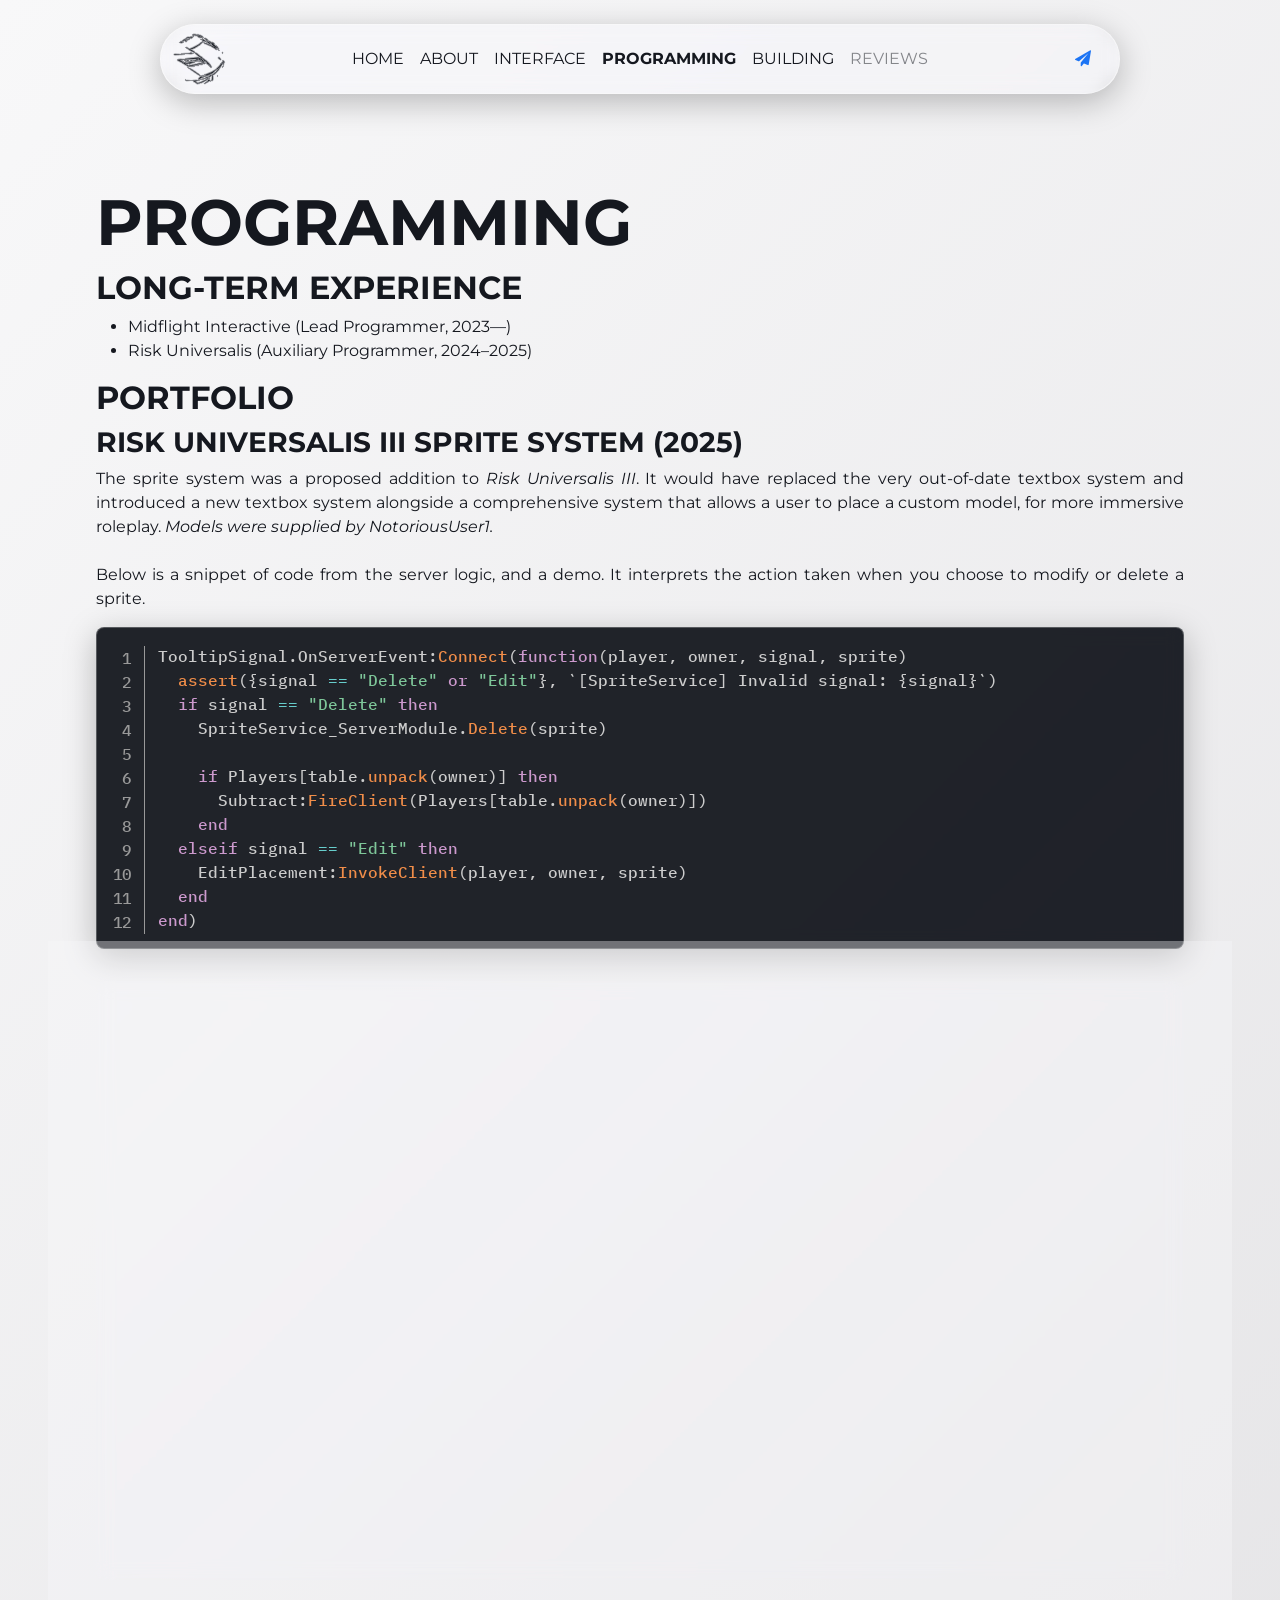
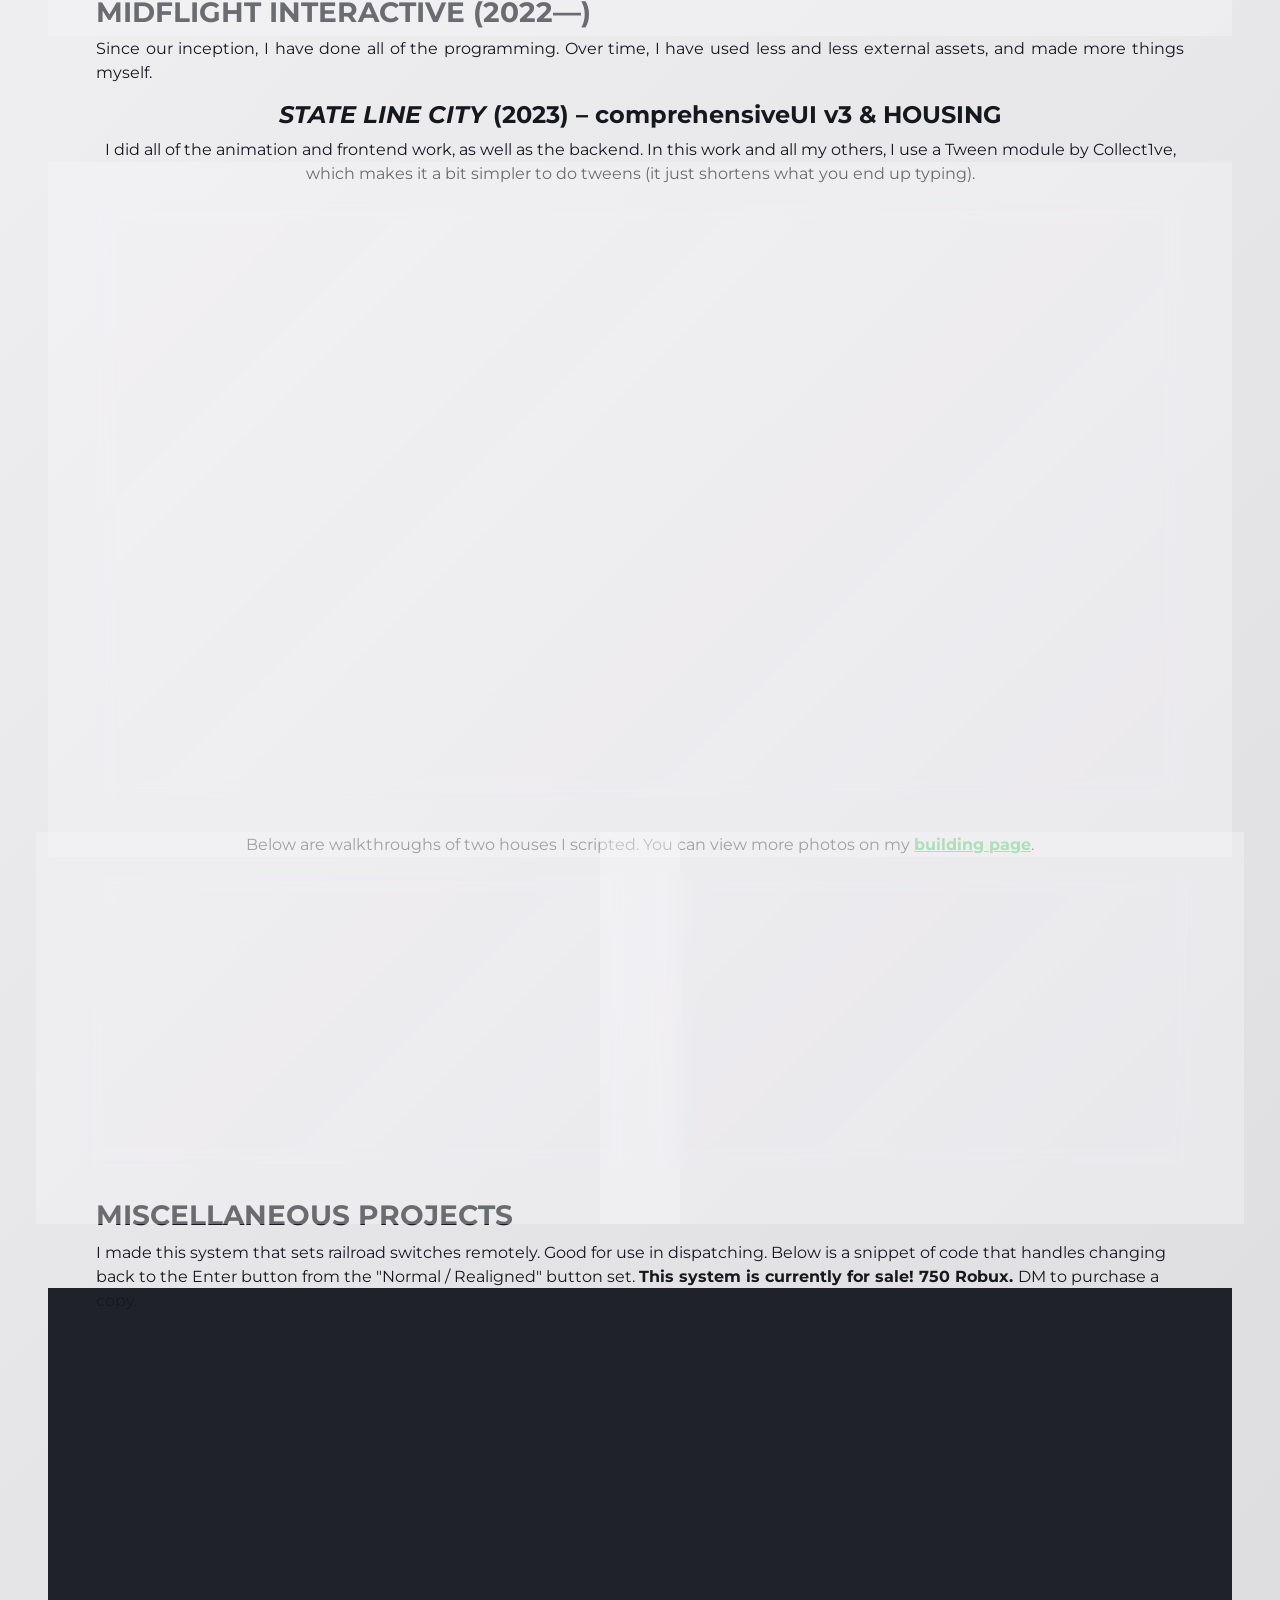
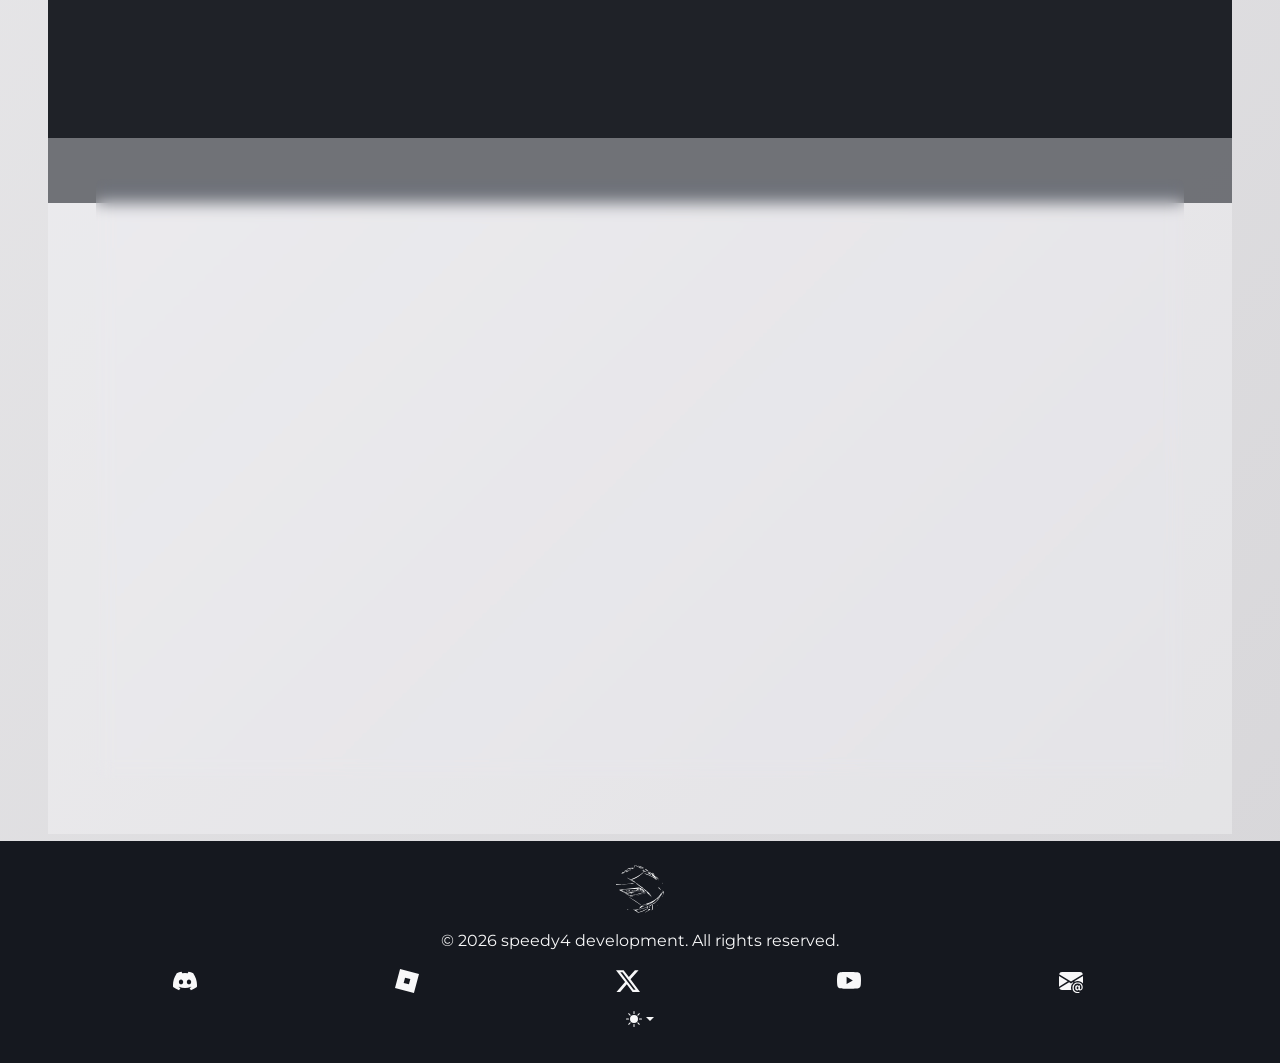
<file: programming.html>
<!DOCTYPE html>
<html data-bs-theme="light" lang="en">

<head>
    <meta charset="utf-8">
    <meta name="viewport" content="width=device-width, initial-scale=1.0, viewport-fit=cover, shrink-to-fit=no">
    <title>speedy4's Portfolio</title>
    <meta name="twitter:image" content="https://speedy4.dev/assets/img/speedy4_development.png">
    <meta name="twitter:description" content="The hub for all my work under the official name speedy4 development, or for other projects.">
    <meta name="twitter:card" content="summary_large_image">
    <meta name="description" content="The hub for all my work under the official name speedy4 development, or for other projects.">
    <meta name="twitter:title" content="speedy4's Portfolio">
    <meta property="og:image" content="https://speedy4.dev/assets/img/speedy4_development.png">
    <script>
        (function() {

            // JavaScript snippet handling Dark/Light mode switching

            const getStoredTheme = () => localStorage.getItem('theme');
            const setStoredTheme = theme => localStorage.setItem('theme', theme);
            const forcedTheme = document.documentElement.getAttribute('data-bss-forced-theme');

            const getPreferredTheme = () => {

                if (forcedTheme) return forcedTheme;

                const storedTheme = getStoredTheme();
                if (storedTheme) {
                    return storedTheme;
                }

                const pageTheme = document.documentElement.getAttribute('data-bs-theme');

                if (pageTheme) {
                    return pageTheme;
                }

                return window.matchMedia('(prefers-color-scheme: dark)').matches ? 'dark' : 'light';
            }

            const setTheme = theme => {
                if (theme === 'auto' && window.matchMedia('(prefers-color-scheme: dark)').matches) {
                    document.documentElement.setAttribute('data-bs-theme', 'dark');
                } else {
                    document.documentElement.setAttribute('data-bs-theme', theme);
                }
            }

            setTheme(getPreferredTheme());

            const showActiveTheme = (theme, focus = false) => {
                const themeSwitchers = [].slice.call(document.querySelectorAll('.theme-switcher'));

                if (!themeSwitchers.length) return;

                document.querySelectorAll('[data-bs-theme-value]').forEach(element => {
                    element.classList.remove('active');
                    element.setAttribute('aria-pressed', 'false');
                });

                for (const themeSwitcher of themeSwitchers) {

                    const btnToActivate = themeSwitcher.querySelector('[data-bs-theme-value="' + theme + '"]');

                    if (btnToActivate) {
                        btnToActivate.classList.add('active');
                        btnToActivate.setAttribute('aria-pressed', 'true');
                    }
                }
            }

            window.matchMedia('(prefers-color-scheme: dark)').addEventListener('change', () => {
                const storedTheme = getStoredTheme();
                if (storedTheme !== 'light' && storedTheme !== 'dark') {
                    setTheme(getPreferredTheme());
                }
            });

            window.addEventListener('DOMContentLoaded', () => {
                showActiveTheme(getPreferredTheme());

                document.querySelectorAll('[data-bs-theme-value]')
                    .forEach(toggle => {
                        toggle.addEventListener('click', (e) => {
                            e.preventDefault();
                            const theme = toggle.getAttribute('data-bs-theme-value');
                            setStoredTheme(theme);
                            setTheme(theme);
                            showActiveTheme(theme);
                        })
                    })
            });
        })();
    </script>
    <link rel="icon" type="image/png" sizes="16x16" href="assets/img/SpeedySilhouette_Favico.png">
    <link rel="icon" type="image/png" sizes="32x32" href="assets/img/SpeedySilhouette_Favico_Large.png">
    <link rel="stylesheet" href="assets/bootstrap/css/bootstrap.min.css">
    <link rel="stylesheet" href="assets/css/Crimson%20Text.css">
    <link rel="stylesheet" href="assets/css/IBM%20Plex%20Mono.css">
    <link rel="stylesheet" href="https://fonts.googleapis.com/css?family=Montserrat:400,800&amp;display=swap">
    <link rel="stylesheet" href="assets/fonts/font-awesome.min.css">
    <link rel="stylesheet" href="assets/css/bs-theme-overrides.css">
    <link rel="stylesheet" href="assets/css/styles.css">
    <link rel="stylesheet" href="assets/css/prism.css">
    <link rel="stylesheet" href="assets/css/Features-Cards-icons.css">
    <link rel="stylesheet" href="assets/css/Lightbox-Gallery-baguetteBox.min.css">
    <link rel="stylesheet" href="assets/css/Pricing-Clean-badges.css">
</head>

<body class="default-body line-numbers" style="min-height: 100vh;width: 100%;">
    <section class="d-flex flex-column justify-content-between align-items-center" style="padding-top: 1.5rem;width: 100%;min-height: 100vh;">
        <nav class="navbar navbar-expand-md fixed-top bg-body justify-content-between align-content-center glass-navbar" style="border-radius: 100px;width: 75%;min-height: 3.125rem;max-height: 5rem;margin-left: auto;margin-right: auto;margin-top: 1.5rem;border-color: transparent;margin-bottom: 13rem;">
            <div class="container-fluid"><a href="/"><img class="navbar-logo-wordmark" src="assets/img/speedy4_development_navbar_logo.png"><img class="navbar-logo-img" src="assets/img/speedy4_development_navbar_logo_noText.png"></a><button data-bs-toggle="collapse" class="navbar-toggler navbar-toggler-override" data-bs-target="#navcol-1" style="/*border-radius: 100px;*/border-style: none;"><span class="visually-hidden">Toggle navigation</span><span class="navbar-toggler-icon navbar-logo-img"></span></button>
                <div class="collapse navbar-collapse d-xxl-inline-flex navbar-nav1" id="navcol-1" style="margin-right: auto;margin-left: auto;">
                    <ul class="navbar-nav d-xxl-flex flex-grow-0 align-self-center navbar-nav1 navbar-nav-collapse" style="margin-right: auto;margin-left: auto;border-radius: 24px;padding-left: 12px;padding-right: 12px;">
                        <li class="nav-item"><a class="nav-link active" href="/" style="position: static;color: var(--bs-body-color);text-align: center;">HOME</a></li>
                        <li class="nav-item" style="position: static;text-align: center;"><a class="nav-link" href="/about" style="position: static;color: var(--bs-body-color);text-align: center;">ABOUT</a></li>
                        <li class="nav-item" style="position: static;color: var(--bs-body-color);text-align: center;"><a class="nav-link" href="/interface" style="position: static;color: var(--bs-body-color);text-align: center;">INTERFACE</a></li>
                        <li class="nav-item" style="position: static;color: var(--bs-body-color);text-align: center;"><a class="nav-link" href="#" style="position: static;color: var(--bs-body-color);text-align: center;"><strong>PROGRAMMING</strong></a></li>
                        <li class="nav-item" style="position: static;color: var(--bs-body-color);text-align: center;"><a class="nav-link" href="/building" style="position: static;color: var(--bs-body-color);text-align: center;">BUILDING</a></li>
                        <li class="nav-item" style="position: static;color: var(--bs-body-color);text-align: center;"><a class="nav-link" style="position: static;color: var(--bs-body-color);text-align: center;opacity: 0.50;">REVIEWS</a></li>
                    </ul>
                </div>
                <ul class="navbar-nav">
                    <li class="nav-item d-xxl-flex align-items-xxl-center" style="width: auto;padding-right: .5rem;"><a class="nav-link active navbar-contact-text" href="/contact" style="position: static;color: var(--bs-body-color);font-weight: bold;margin-right: -.25rem;">CONTACT</a><a class="nav-link link-primary" href="/contact"><i class="fa fa-send" style="margin-left: auto;"></i></a></li>
                </ul>
            </div>
        </nav>
        <div class="vstack" style="margin-top: 10rem;margin-left: auto;margin-right: auto;width: 85%;height: auto;margin-bottom: 5rem;">
            <article style="width: 100%;height: fit-content;">
                <h1 class="text-break" style="font-size: 4rem;text-align: left;"><strong>PROGRAMMING</strong></h1>
                <h2 style="text-align: left;"><strong>LONG-TERM EXPERIENCE</strong></h2>
                <ul>
                    <li>Midflight Interactive (Lead Programmer, 2023—)</li>
                    <li>Risk Universalis (Auxiliary Programmer, 2024–2025)</li>
                </ul>
                <h2 style="text-align: left;margin-top: 1rem;"><strong>PORTFOLIO</strong></h2>
                <h3 id="sprite-system" style="text-align: left;"><strong>RISK&nbsp;UNIVERSALIS III&nbsp;SPRITE SYSTEM&nbsp;(2025)</strong></h3>
                <p style="text-align: justify;">The sprite system was a proposed addition to <em>Risk Universalis III</em>. It would have replaced the very out-of-date textbox system and introduced a new textbox system alongside a comprehensive system that allows a user to place a custom model, for more immersive roleplay. <em>Models were supplied by NotoriousUser1.</em><br><br>Below is a snippet of code from the server logic, and a demo. It interprets the action taken when you choose to modify or delete a sprite.</p><pre class="glass-item" style="border-radius: 8px"><code class="language-lua">TooltipSignal.OnServerEvent:Connect(function(player, owner, signal, sprite)
  assert({signal == "Delete" or "Edit"}, `[SpriteService] Invalid signal: {signal}`)
  if signal == "Delete" then
    SpriteService_ServerModule.Delete(sprite)

    if Players[table.unpack(owner)] then
      Subtract:FireClient(Players[table.unpack(owner)])
    end
  elseif signal == "Edit" then
    EditPlacement:InvokeClient(player, owner, sprite)
  end
end)</code></pre>
                <div class="container-fluid ratio ratio-16x9" style="text-align: center;margin-top: 1rem;"><iframe allowfullscreen="" frameborder="0" src="https://www.youtube-nocookie.com/embed/zBGAJyNb-ko" class="glass-item" style="border-radius: 8px;width: 100%;height: 100%;margin-top: 1rem;"></iframe></div>
                <h3 style="text-align: left;margin-top: 2rem;"><strong>MIDFLIGHT INTERACTIVE (2022—)</strong></h3>
                <p style="text-align: justify;">Since our inception, I have done all of the programming. Over time, I have used less and less external assets, and made more things myself.</p>
                <h4 style="text-align: center;"><strong><em>STATE LINE CITY&nbsp;</em>(2023) – comprehensiveUI v3 &amp;&nbsp;HOUSING</strong></h4>
                <p style="text-align: center;margin-bottom: 1rem;">I did all of the animation and frontend work, as well as the backend. In this work and all my others, I use a Tween module by Collect1ve, which makes it a bit simpler to do tweens (it just shortens what you end up typing).</p>
                <div class="container-fluid ratio ratio-16x9" style="text-align: center;margin-top: 1rem;"><iframe allowfullscreen="" frameborder="0" src="https://www.youtube-nocookie.com/embed/68NupX2jsQc" class="glass-item" style="border-radius: 8px;width: 100%;height: 100%;"></iframe></div>
                <p id="two-houses" style="margin-bottom: 1rem;text-align: center;margin-top: 2rem;">Below are walkthroughs of two houses I scripted. You can view more photos on my <a href="/building#slc-building-work"><strong>building page</strong></a>.</p>
                <div class="row" style="margin-top: 1rem;">
                    <div class="col ratio ratio-16x9" style="margin-right: .5rem;"><iframe allowfullscreen="" frameborder="0" src="https://www.youtube-nocookie.com/embed/0Rs1gWirkOA" class="glass-item" style="border-radius: 8px;height: 100%;"></iframe></div>
                    <div class="col ratio ratio-16x9" style="margin-left: .5rem;"><iframe allowfullscreen="" frameborder="0" src="https://www.youtube-nocookie.com/embed/BYBlirh0hQo" class="glass-item" style="border-radius: 8px;height: 100%;"></iframe></div>
                </div>
                <h3 style="text-align: left;margin-top: 2rem;"><strong>MISCELLANEOUS PROJECTS</strong></h3>
                <p style="text-align: left;">I made this system that sets railroad switches remotely. Good for use in dispatching. Below is a snippet of code that handles changing back to the Enter button from the "Normal / Realigned" button set. <strong>This system is currently for sale! 750 Robux. </strong>DM to purchase a copy.</p><pre class="glass-item" style="border-radius: 8px"><code class="language-lua">local Reset = function()
    if EnterButton.Visible == true then return
    else
        EnterButton.Visible = true

        Tween({NButton, RButton}, 0.2, "Sine", "InOut", {BackgroundTransparency = 1, TextTransparency = 1})
        Tween({NButton.UIStroke, RButton.UIStroke}, 0.2, "Sine", "InOut", {Transparency = 1})

        Tween(EnterButton, 0.2, "Sine", "InOut", {BackgroundTransparency = 0, TextTransparency = 0})
        Tween(EnterButton.UIStroke, 0.2, "Sine", "InOut", {Transparency = 0})

        task.wait(0.2)
        NButton.Visible = false
        RButton.Visible = false
    end
end</code></pre>
                <div class="container-fluid ratio ratio-16x9" style="text-align: center;margin-top: 1rem;"><iframe allowfullscreen="" frameborder="0" src="https://www.youtube-nocookie.com/embed/zxq2UxP4UoY" class="glass-item" style="border-radius: 8px;width: 100%;height: 100%;margin-top: 1rem;"></iframe></div>
            </article>
        </div>
    </section>
    <footer class="text-center py-4" style="width: 100%;height: auto;background: var(--bs-dark);">
        <div class="vstack d-xxl-flex justify-content-xxl-center align-items-xxl-center"><img src="assets/img/SpeedySilhouetteNew.svg" style="width: 3rem;margin-left: auto;margin-right: auto;margin-bottom: 0.5rem;color: rgb(248,248,249) !important;">
            <p class="text-muted my-2" style="color: rgb(248,248,249) !important;">© 2026 speedy4 development. All rights reserved.</p>
            <ul class="list-inline d-inline-flex d-xxl-flex justify-content-evenly my-2">
                <li class="list-inline-item me-4" data-bs-toggle="tooltip" data-bss-tooltip="" style="position: relative;" title="speedy4dev on Discord">
                    <div class="bs-icon-circle bs-icon-primary bs-icon" style="background: transparent;"><svg xmlns="http://www.w3.org/2000/svg" width="1em" height="1em" fill="currentColor" viewBox="0 0 16 16" class="bi bi-discord" style="width: 100%;height: 100%;color: rgb(248,248,249) !important;" title="speedy4dev on Discord">
                            <path d="M13.545 2.907a13.227 13.227 0 0 0-3.257-1.011.05.05 0 0 0-.052.025c-.141.25-.297.577-.406.833a12.19 12.19 0 0 0-3.658 0 8.258 8.258 0 0 0-.412-.833.051.051 0 0 0-.052-.025c-1.125.194-2.22.534-3.257 1.011a.041.041 0 0 0-.021.018C.356 6.024-.213 9.047.066 12.032c.001.014.01.028.021.037a13.276 13.276 0 0 0 3.995 2.02.05.05 0 0 0 .056-.019c.308-.42.582-.863.818-1.329a.05.05 0 0 0-.01-.059.051.051 0 0 0-.018-.011 8.875 8.875 0 0 1-1.248-.595.05.05 0 0 1-.02-.066.051.051 0 0 1 .015-.019c.084-.063.168-.129.248-.195a.05.05 0 0 1 .051-.007c2.619 1.196 5.454 1.196 8.041 0a.052.052 0 0 1 .053.007c.08.066.164.132.248.195a.051.051 0 0 1-.004.085 8.254 8.254 0 0 1-1.249.594.05.05 0 0 0-.03.03.052.052 0 0 0 .003.041c.24.465.515.909.817 1.329a.05.05 0 0 0 .056.019 13.235 13.235 0 0 0 4.001-2.02.049.049 0 0 0 .021-.037c.334-3.451-.559-6.449-2.366-9.106a.034.034 0 0 0-.02-.019Zm-8.198 7.307c-.789 0-1.438-.724-1.438-1.612 0-.889.637-1.613 1.438-1.613.807 0 1.45.73 1.438 1.613 0 .888-.637 1.612-1.438 1.612m5.316 0c-.788 0-1.438-.724-1.438-1.612 0-.889.637-1.613 1.438-1.613.807 0 1.451.73 1.438 1.613 0 .888-.631 1.612-1.438 1.612"></path>
                        </svg></div><a class="stretched-link" href="https://discord.com/users/302795034028408835" target="_blank" title="speedy4dev on Discord"></a>
                </li>
                <li class="list-inline-item me-4" data-bs-toggle="tooltip" data-bss-tooltip="" style="position: relative;" title="@speedy4dev on Roblox">
                    <div class="bs-icon-circle bs-icon-primary bs-icon" style="background: transparent;"><img src="assets/img/Roblox_Logo.svg" style="width: 100%;height: 100%;color: rgb(248,248,249) !important;" title="@speedy4dev on Roblox"></div><a class="stretched-link" href="https://roblox.com/users/110753821/profile" target="_blank"></a>
                </li>
                <li class="list-inline-item me-4" data-bs-toggle="tooltip" data-bss-tooltip="" style="color: rgb(248,248,249) !important;position: relative;" title="@speedy4dev on X">
                    <div class="bs-icon-circle bs-icon-primary bs-icon" style="background: transparent;color: rgb(248,248,249) !important;"><svg xmlns="http://www.w3.org/2000/svg" width="1em" height="1em" fill="currentColor" viewBox="0 0 16 16" class="bi bi-twitter-x" style="width: 100%;height: 100%;color: rgb(248,248,249) !important;" title="@speedy4dev on X">
                            <path d="M12.6.75h2.454l-5.36 6.142L16 15.25h-4.937l-3.867-5.07-4.425 5.07H.316l5.733-6.57L0 .75h5.063l3.495 4.633L12.601.75Zm-.86 13.028h1.36L4.323 2.145H2.865l8.875 11.633Z"></path>
                        </svg></div><a class="stretched-link" href="https://x.com/speedy4dev" target="_blank"></a>
                </li>
                <li class="list-inline-item me-4" data-bs-toggle="tooltip" data-bss-tooltip="" style="color: rgb(248,248,249) !important;position: relative;" title="@speed_y4dev on YouTube">
                    <div class="bs-icon-circle bs-icon-primary bs-icon" style="background: transparent;color: rgb(248,248,249) !important;"><svg xmlns="http://www.w3.org/2000/svg" width="1em" height="1em" fill="currentColor" viewBox="0 0 16 16" class="bi bi-youtube" style="width: 100%;height: 100%;color: rgb(248,248,249) !important;" title="@speed_y4dev on YouTube">
                            <path d="M8.051 1.999h.089c.822.003 4.987.033 6.11.335a2.01 2.01 0 0 1 1.415 1.42c.101.38.172.883.22 1.402l.01.104.022.26.008.104c.065.914.073 1.77.074 1.957v.075c-.001.194-.01 1.108-.082 2.06l-.008.105-.009.104c-.05.572-.124 1.14-.235 1.558a2.007 2.007 0 0 1-1.415 1.42c-1.16.312-5.569.334-6.18.335h-.142c-.309 0-1.587-.006-2.927-.052l-.17-.006-.087-.004-.171-.007-.171-.007c-1.11-.049-2.167-.128-2.654-.26a2.007 2.007 0 0 1-1.415-1.419c-.111-.417-.185-.986-.235-1.558L.09 9.82l-.008-.104A31.4 31.4 0 0 1 0 7.68v-.123c.002-.215.01-.958.064-1.778l.007-.103.003-.052.008-.104.022-.26.01-.104c.048-.519.119-1.023.22-1.402a2.007 2.007 0 0 1 1.415-1.42c.487-.13 1.544-.21 2.654-.26l.17-.007.172-.006.086-.003.171-.007A99.788 99.788 0 0 1 7.858 2h.193zM6.4 5.209v4.818l4.157-2.408z"></path>
                        </svg></div><a class="stretched-link" href="https://www.youtube.com/@speed_y4dev" target="_blank" title="@speed_y4dev on YouTube"></a>
                </li>
                <li class="list-inline-item me-4" data-bs-toggle="tooltip" data-bss-tooltip="" style="color: rgb(248,248,249) !important;position: relative;" title="For business inquiries: speedy4dev@gmail.com">
                    <div class="bs-icon-circle bs-icon-primary bs-icon" style="background: transparent;color: rgb(248,248,249) !important;"><svg xmlns="http://www.w3.org/2000/svg" width="1em" height="1em" fill="currentColor" viewBox="0 0 16 16" class="bi bi-envelope-at-fill" style="width: 100%;height: 100%;color: rgb(248,248,249) !important;" title="For business inquiries: speedy4dev@gmail.com">
                            <path d="M2 2A2 2 0 0 0 .05 3.555L8 8.414l7.95-4.859A2 2 0 0 0 14 2zm-2 9.8V4.698l5.803 3.546L0 11.801Zm6.761-2.97-6.57 4.026A2 2 0 0 0 2 14h6.256A4.493 4.493 0 0 1 8 12.5a4.49 4.49 0 0 1 1.606-3.446l-.367-.225L8 9.586l-1.239-.757ZM16 9.671V4.697l-5.803 3.546.338.208A4.482 4.482 0 0 1 12.5 8c1.414 0 2.675.652 3.5 1.671"></path>
                            <path d="M15.834 12.244c0 1.168-.577 2.025-1.587 2.025-.503 0-1.002-.228-1.12-.648h-.043c-.118.416-.543.643-1.015.643-.77 0-1.259-.542-1.259-1.434v-.529c0-.844.481-1.4 1.26-1.4.585 0 .87.333.953.63h.03v-.568h.905v2.19c0 .272.18.42.411.42.315 0 .639-.415.639-1.39v-.118c0-1.277-.95-2.326-2.484-2.326h-.04c-1.582 0-2.64 1.067-2.64 2.724v.157c0 1.867 1.237 2.654 2.57 2.654h.045c.507 0 .935-.07 1.18-.18v.731c-.219.1-.643.175-1.237.175h-.044C10.438 16 9 14.82 9 12.646v-.214C9 10.36 10.421 9 12.485 9h.035c2.12 0 3.314 1.43 3.314 3.034zm-4.04.21v.227c0 .586.227.8.581.8.31 0 .564-.17.564-.743v-.367c0-.516-.275-.708-.572-.708-.346 0-.573.245-.573.791Z"></path>
                        </svg></div><a class="stretched-link" href="mailto://speedy4dev@gmail.com" target="_blank" title="For business inquiries: speedy4dev@gmail.com"></a>
                </li>
            </ul>
            <div class="theme-switcher dropdown"><button class="btn btn-link dropdown-toggle" aria-expanded="false" data-bs-toggle="dropdown" type="button" style="color: rgb(248,248,249) !important;"><svg xmlns="http://www.w3.org/2000/svg" width="1em" height="1em" fill="currentColor" viewBox="0 0 16 16" class="bi bi-sun-fill mb-1" style="color: rgb(248,248,249) !important;">
                        <path d="M8 12a4 4 0 1 0 0-8 4 4 0 0 0 0 8M8 0a.5.5 0 0 1 .5.5v2a.5.5 0 0 1-1 0v-2A.5.5 0 0 1 8 0m0 13a.5.5 0 0 1 .5.5v2a.5.5 0 0 1-1 0v-2A.5.5 0 0 1 8 13m8-5a.5.5 0 0 1-.5.5h-2a.5.5 0 0 1 0-1h2a.5.5 0 0 1 .5.5M3 8a.5.5 0 0 1-.5.5h-2a.5.5 0 0 1 0-1h2A.5.5 0 0 1 3 8m10.657-5.657a.5.5 0 0 1 0 .707l-1.414 1.415a.5.5 0 1 1-.707-.708l1.414-1.414a.5.5 0 0 1 .707 0m-9.193 9.193a.5.5 0 0 1 0 .707L3.05 13.657a.5.5 0 0 1-.707-.707l1.414-1.414a.5.5 0 0 1 .707 0zm9.193 2.121a.5.5 0 0 1-.707 0l-1.414-1.414a.5.5 0 0 1 .707-.707l1.414 1.414a.5.5 0 0 1 0 .707M4.464 4.465a.5.5 0 0 1-.707 0L2.343 3.05a.5.5 0 1 1 .707-.707l1.414 1.414a.5.5 0 0 1 0 .708z"></path>
                    </svg></button>
                <div class="dropdown-menu"><a class="dropdown-item d-flex align-items-center" href="#" data-bs-theme-value="light"><svg xmlns="http://www.w3.org/2000/svg" width="1em" height="1em" fill="currentColor" viewBox="0 0 16 16" class="bi bi-sun-fill opacity-50 me-2">
                            <path d="M8 12a4 4 0 1 0 0-8 4 4 0 0 0 0 8M8 0a.5.5 0 0 1 .5.5v2a.5.5 0 0 1-1 0v-2A.5.5 0 0 1 8 0m0 13a.5.5 0 0 1 .5.5v2a.5.5 0 0 1-1 0v-2A.5.5 0 0 1 8 13m8-5a.5.5 0 0 1-.5.5h-2a.5.5 0 0 1 0-1h2a.5.5 0 0 1 .5.5M3 8a.5.5 0 0 1-.5.5h-2a.5.5 0 0 1 0-1h2A.5.5 0 0 1 3 8m10.657-5.657a.5.5 0 0 1 0 .707l-1.414 1.415a.5.5 0 1 1-.707-.708l1.414-1.414a.5.5 0 0 1 .707 0m-9.193 9.193a.5.5 0 0 1 0 .707L3.05 13.657a.5.5 0 0 1-.707-.707l1.414-1.414a.5.5 0 0 1 .707 0zm9.193 2.121a.5.5 0 0 1-.707 0l-1.414-1.414a.5.5 0 0 1 .707-.707l1.414 1.414a.5.5 0 0 1 0 .707M4.464 4.465a.5.5 0 0 1-.707 0L2.343 3.05a.5.5 0 1 1 .707-.707l1.414 1.414a.5.5 0 0 1 0 .708z"></path>
                        </svg>Light</a><a class="dropdown-item d-flex align-items-center" href="#" data-bs-theme-value="dark"><svg xmlns="http://www.w3.org/2000/svg" width="1em" height="1em" fill="currentColor" viewBox="0 0 16 16" class="bi bi-moon-stars-fill opacity-50 me-2">
                            <path d="M6 .278a.768.768 0 0 1 .08.858 7.208 7.208 0 0 0-.878 3.46c0 4.021 3.278 7.277 7.318 7.277.527 0 1.04-.055 1.533-.16a.787.787 0 0 1 .81.316.733.733 0 0 1-.031.893A8.349 8.349 0 0 1 8.344 16C3.734 16 0 12.286 0 7.71 0 4.266 2.114 1.312 5.124.06A.752.752 0 0 1 6 .278"></path>
                            <path d="M10.794 3.148a.217.217 0 0 1 .412 0l.387 1.162c.173.518.579.924 1.097 1.097l1.162.387a.217.217 0 0 1 0 .412l-1.162.387a1.734 1.734 0 0 0-1.097 1.097l-.387 1.162a.217.217 0 0 1-.412 0l-.387-1.162A1.734 1.734 0 0 0 9.31 6.593l-1.162-.387a.217.217 0 0 1 0-.412l1.162-.387a1.734 1.734 0 0 0 1.097-1.097l.387-1.162zM13.863.099a.145.145 0 0 1 .274 0l.258.774c.115.346.386.617.732.732l.774.258a.145.145 0 0 1 0 .274l-.774.258a1.156 1.156 0 0 0-.732.732l-.258.774a.145.145 0 0 1-.274 0l-.258-.774a1.156 1.156 0 0 0-.732-.732l-.774-.258a.145.145 0 0 1 0-.274l.774-.258c.346-.115.617-.386.732-.732L13.863.1z"></path>
                        </svg>Dark</a><a class="dropdown-item d-flex align-items-center" href="#" data-bs-theme-value="auto"><svg xmlns="http://www.w3.org/2000/svg" width="1em" height="1em" fill="currentColor" viewBox="0 0 16 16" class="bi bi-circle-half opacity-50 me-2">
                            <path d="M8 15A7 7 0 1 0 8 1zm0 1A8 8 0 1 1 8 0a8 8 0 0 1 0 16"></path>
                        </svg>Auto</a></div>
            </div>
        </div>
    </footer>
    <div class="d-none custom-lightbox" style="width: 100vw;height: 100vh;">
        <div class="container-fluid d-flex flex-column align-items-center glass-item" style="padding: 1.5rem;border-radius: 24px;width: fit-content;max-width: 80vw;position: relative;"><img class="lightbox-image" style="margin-left: auto;margin-right: auto;border-radius: 12px;width: auto;max-width: 100%;display: flex;overflow: hidden;"></div>
    </div>
    <div class="custom-lightbox-gallery">
        <div class="container-fluid d-flex glass-item" style="width: fit-content;padding: 1.5rem;border-radius: 24px;max-width: 80vw;position: relative;">
            <div class="col" style="width: 100%;"><img class="lightbox-gallery-image" style="margin-left: auto;margin-right: auto;border-radius: 12px;max-width: 100%;margin-bottom: 1.5rem;display: flex;overflow: hidden;">
                <div class="d-inline-flex" style="margin-left: auto;margin-right: auto;width: 100%;"><svg xmlns="http://www.w3.org/2000/svg" width="1em" height="1em" fill="currentColor" viewBox="0 0 16 16" class="bi bi-chevron-left lightbox-prev" style="margin-right: auto;width: 1.5rem;height: 1.5rem;">
                        <path fill-rule="evenodd" d="M11.354 1.646a.5.5 0 0 1 0 .708L5.707 8l5.647 5.646a.5.5 0 0 1-.708.708l-6-6a.5.5 0 0 1 0-.708l6-6a.5.5 0 0 1 .708 0z"></path>
                    </svg><span class="flex-grow-1 lightbox-caption" style="margin-left: 1rem;font-weight: bold;max-width: 100%;margin-right: 1rem;text-align: center;"></span><svg xmlns="http://www.w3.org/2000/svg" width="1em" height="1em" fill="currentColor" viewBox="0 0 16 16" class="bi bi-chevron-right lightbox-next" style="width: 1.5rem;height: 1.5rem;">
                        <path fill-rule="evenodd" d="M4.646 1.646a.5.5 0 0 1 .708 0l6 6a.5.5 0 0 1 0 .708l-6 6a.5.5 0 0 1-.708-.708L10.293 8 4.646 2.354a.5.5 0 0 1 0-.708z"></path>
                    </svg></div>
            </div>
        </div>
    </div>
    <script src="assets/bootstrap/js/bootstrap.min.js"></script>
    <script src="assets/js/bs-init.js"></script>
    <script src="assets/js/prism.js"></script>
    <script src="assets/js/lightbox-gallery-handler.js"></script>
    <script src="assets/js/lightbox-handler.js"></script>
</body>

</html>
</file>
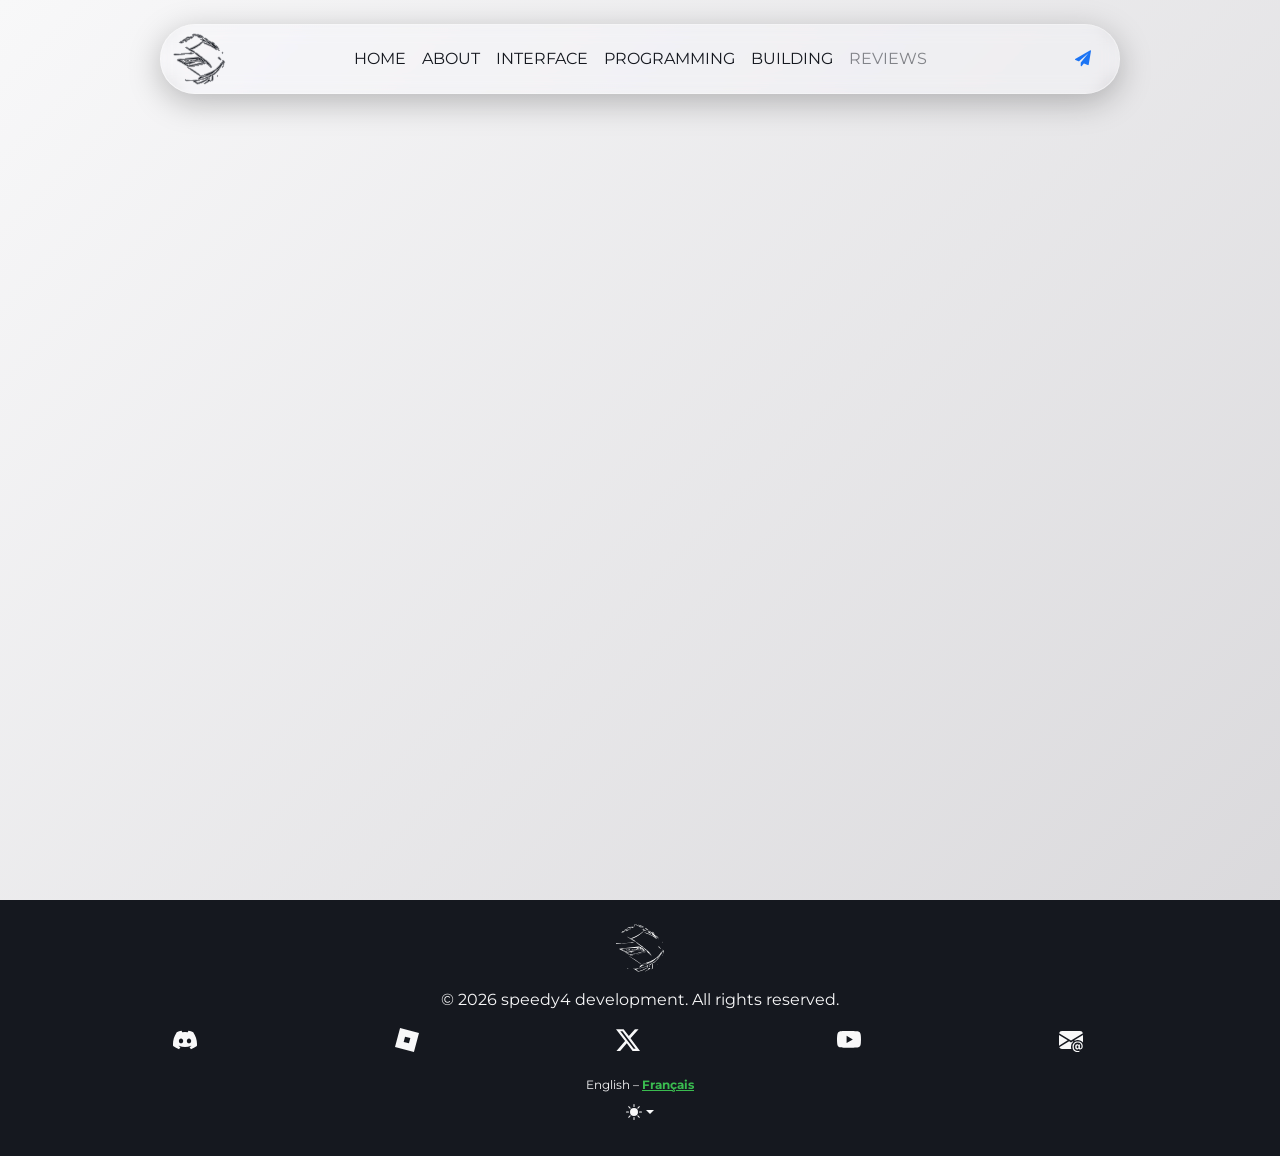
<file: TEMPLATE.html>
<!DOCTYPE html>
<html data-bs-theme="light" lang="en">

<head>
    <meta charset="utf-8">
    <meta name="viewport" content="width=device-width, initial-scale=1.0, viewport-fit=cover, shrink-to-fit=no">
    <title>speedy4's Portfolio</title>
    <meta name="twitter:image" content="https://speedy4.dev/assets/img/speedy4_development.png">
    <meta name="twitter:description" content="The hub for all my work under the official name speedy4 development, or for other projects.">
    <meta name="twitter:card" content="summary_large_image">
    <meta name="description" content="The hub for all my work under the official name speedy4 development, or for other projects.">
    <meta name="twitter:title" content="speedy4's Portfolio">
    <meta property="og:image" content="https://speedy4.dev/assets/img/speedy4_development.png">
    <script>
        (function() {

            // JavaScript snippet handling Dark/Light mode switching

            const getStoredTheme = () => localStorage.getItem('theme');
            const setStoredTheme = theme => localStorage.setItem('theme', theme);
            const forcedTheme = document.documentElement.getAttribute('data-bss-forced-theme');

            const getPreferredTheme = () => {

                if (forcedTheme) return forcedTheme;

                const storedTheme = getStoredTheme();
                if (storedTheme) {
                    return storedTheme;
                }

                const pageTheme = document.documentElement.getAttribute('data-bs-theme');

                if (pageTheme) {
                    return pageTheme;
                }

                return window.matchMedia('(prefers-color-scheme: dark)').matches ? 'dark' : 'light';
            }

            const setTheme = theme => {
                if (theme === 'auto' && window.matchMedia('(prefers-color-scheme: dark)').matches) {
                    document.documentElement.setAttribute('data-bs-theme', 'dark');
                } else {
                    document.documentElement.setAttribute('data-bs-theme', theme);
                }
            }

            setTheme(getPreferredTheme());

            const showActiveTheme = (theme, focus = false) => {
                const themeSwitchers = [].slice.call(document.querySelectorAll('.theme-switcher'));

                if (!themeSwitchers.length) return;

                document.querySelectorAll('[data-bs-theme-value]').forEach(element => {
                    element.classList.remove('active');
                    element.setAttribute('aria-pressed', 'false');
                });

                for (const themeSwitcher of themeSwitchers) {

                    const btnToActivate = themeSwitcher.querySelector('[data-bs-theme-value="' + theme + '"]');

                    if (btnToActivate) {
                        btnToActivate.classList.add('active');
                        btnToActivate.setAttribute('aria-pressed', 'true');
                    }
                }
            }

            window.matchMedia('(prefers-color-scheme: dark)').addEventListener('change', () => {
                const storedTheme = getStoredTheme();
                if (storedTheme !== 'light' && storedTheme !== 'dark') {
                    setTheme(getPreferredTheme());
                }
            });

            window.addEventListener('DOMContentLoaded', () => {
                showActiveTheme(getPreferredTheme());

                document.querySelectorAll('[data-bs-theme-value]')
                    .forEach(toggle => {
                        toggle.addEventListener('click', (e) => {
                            e.preventDefault();
                            const theme = toggle.getAttribute('data-bs-theme-value');
                            setStoredTheme(theme);
                            setTheme(theme);
                            showActiveTheme(theme);
                        })
                    })
            });
        })();
    </script>
    <link rel="icon" type="image/png" sizes="16x16" href="assets/img/SpeedySilhouette_Favico.png">
    <link rel="icon" type="image/png" sizes="32x32" href="assets/img/SpeedySilhouette_Favico_Large.png">
    <link rel="stylesheet" href="assets/bootstrap/css/bootstrap.min.css">
    <link rel="stylesheet" href="assets/css/Crimson%20Text.css">
    <link rel="stylesheet" href="assets/css/IBM%20Plex%20Mono.css">
    <link rel="stylesheet" href="https://fonts.googleapis.com/css?family=Montserrat:400,800&amp;display=swap">
    <link rel="stylesheet" href="assets/fonts/font-awesome.min.css">
    <link rel="stylesheet" href="assets/css/bs-theme-overrides.css">
    <link rel="stylesheet" href="assets/css/styles.css">
    <link rel="stylesheet" href="assets/css/prism.css">
    <link rel="stylesheet" href="assets/css/Features-Cards-icons.css">
    <link rel="stylesheet" href="assets/css/Lightbox-Gallery-baguetteBox.min.css">
    <link rel="stylesheet" href="assets/css/Pricing-Clean-badges.css">
</head>

<body class="default-body" style="min-height: 100vh;width: 100%;">
    <section class="d-flex flex-column justify-content-between align-items-center" style="padding-top: 1.5rem;width: 100%;min-height: 100vh;">
        <nav class="navbar navbar-expand-md fixed-top bg-body justify-content-between align-content-center glass-navbar" style="border-radius: 100px;width: 75%;min-height: 3.125rem;max-height: 5rem;margin-left: auto;margin-right: auto;margin-top: 1.5rem;border-color: transparent;margin-bottom: 13rem;">
            <div class="container-fluid"><a href="/"><img class="navbar-logo-wordmark" src="assets/img/speedy4_development_navbar_logo.png"><img class="navbar-logo-img" src="assets/img/speedy4_development_navbar_logo_noText.png"></a><button data-bs-toggle="collapse" class="navbar-toggler navbar-toggler-override" data-bs-target="#navcol-1" style="/*border-radius: 100px;*/border-style: none;"><span class="visually-hidden">Toggle navigation</span><span class="navbar-toggler-icon navbar-logo-img"></span></button>
                <div class="collapse navbar-collapse d-xxl-inline-flex navbar-nav1" id="navcol-1" style="margin-right: auto;margin-left: auto;">
                    <ul class="navbar-nav d-xxl-flex flex-grow-0 align-self-center navbar-nav1 navbar-nav-collapse" style="margin-right: auto;margin-left: auto;border-radius: 24px;padding-left: 12px;padding-right: 12px;">
                        <li class="nav-item"><a class="nav-link active" href="/" style="position: static;color: var(--bs-body-color);text-align: center;">HOME</a></li>
                        <li class="nav-item" style="position: static;text-align: center;"><a class="nav-link" href="/about" style="position: static;color: var(--bs-body-color);text-align: center;">ABOUT</a></li>
                        <li class="nav-item" style="position: static;color: var(--bs-body-color);text-align: center;"><a class="nav-link" href="/interface" style="position: static;color: var(--bs-body-color);text-align: center;">INTERFACE</a></li>
                        <li class="nav-item" style="position: static;color: var(--bs-body-color);text-align: center;"><a class="nav-link" href="/programming" style="position: static;color: var(--bs-body-color);text-align: center;">PROGRAMMING</a></li>
                        <li class="nav-item" style="position: static;color: var(--bs-body-color);text-align: center;"><a class="nav-link" href="/building" style="position: static;color: var(--bs-body-color);text-align: center;">BUILDING</a></li>
                        <li class="nav-item" style="position: static;color: var(--bs-body-color);text-align: center;"><a class="nav-link" style="position: static;color: var(--bs-body-color);text-align: center;opacity: 0.50;">REVIEWS</a></li>
                    </ul>
                </div>
                <ul class="navbar-nav">
                    <li class="nav-item d-xxl-flex align-items-xxl-center" style="width: auto;padding-right: .5rem;"><a class="nav-link active navbar-contact-text" href="/contact" style="position: static;color: var(--bs-body-color);font-weight: bold;margin-right: -.25rem;">CONTACT</a><a class="nav-link link-primary" href="/contact"><i class="fa fa-send" style="margin-left: auto;"></i></a></li>
                </ul>
            </div>
        </nav>
    </section>
    <footer class="text-center py-4" style="width: 100%;height: auto;background: var(--bs-dark);">
        <div class="vstack d-xxl-flex justify-content-xxl-center align-items-xxl-center"><img src="assets/img/SpeedySilhouetteNew.svg" style="width: 3rem;margin-left: auto;margin-right: auto;margin-bottom: 0.5rem;color: rgb(248,248,249) !important;">
            <p class="text-muted my-2" style="color: rgb(248,248,249) !important;">© 2026 speedy4 development. All rights reserved.</p>
            <ul class="list-inline d-inline-flex d-xxl-flex justify-content-evenly my-2">
                <li class="list-inline-item me-4" data-bs-toggle="tooltip" data-bss-tooltip="" style="position: relative;" title="speedy4dev on Discord">
                    <div class="bs-icon-circle bs-icon-primary bs-icon" style="background: transparent;"><svg xmlns="http://www.w3.org/2000/svg" width="1em" height="1em" fill="currentColor" viewBox="0 0 16 16" class="bi bi-discord" style="width: 100%;height: 100%;color: rgb(248,248,249) !important;" title="speedy4dev on Discord">
                            <path d="M13.545 2.907a13.227 13.227 0 0 0-3.257-1.011.05.05 0 0 0-.052.025c-.141.25-.297.577-.406.833a12.19 12.19 0 0 0-3.658 0 8.258 8.258 0 0 0-.412-.833.051.051 0 0 0-.052-.025c-1.125.194-2.22.534-3.257 1.011a.041.041 0 0 0-.021.018C.356 6.024-.213 9.047.066 12.032c.001.014.01.028.021.037a13.276 13.276 0 0 0 3.995 2.02.05.05 0 0 0 .056-.019c.308-.42.582-.863.818-1.329a.05.05 0 0 0-.01-.059.051.051 0 0 0-.018-.011 8.875 8.875 0 0 1-1.248-.595.05.05 0 0 1-.02-.066.051.051 0 0 1 .015-.019c.084-.063.168-.129.248-.195a.05.05 0 0 1 .051-.007c2.619 1.196 5.454 1.196 8.041 0a.052.052 0 0 1 .053.007c.08.066.164.132.248.195a.051.051 0 0 1-.004.085 8.254 8.254 0 0 1-1.249.594.05.05 0 0 0-.03.03.052.052 0 0 0 .003.041c.24.465.515.909.817 1.329a.05.05 0 0 0 .056.019 13.235 13.235 0 0 0 4.001-2.02.049.049 0 0 0 .021-.037c.334-3.451-.559-6.449-2.366-9.106a.034.034 0 0 0-.02-.019Zm-8.198 7.307c-.789 0-1.438-.724-1.438-1.612 0-.889.637-1.613 1.438-1.613.807 0 1.45.73 1.438 1.613 0 .888-.637 1.612-1.438 1.612m5.316 0c-.788 0-1.438-.724-1.438-1.612 0-.889.637-1.613 1.438-1.613.807 0 1.451.73 1.438 1.613 0 .888-.631 1.612-1.438 1.612"></path>
                        </svg></div><a class="stretched-link" href="https://discord.com/users/302795034028408835" target="_blank" title="speedy4dev on Discord"></a>
                </li>
                <li class="list-inline-item me-4" data-bs-toggle="tooltip" data-bss-tooltip="" style="position: relative;" title="@speedy4dev on Roblox">
                    <div class="bs-icon-circle bs-icon-primary bs-icon" style="background: transparent;"><img src="assets/img/Roblox_Logo.svg" style="width: 100%;height: 100%;color: rgb(248,248,249) !important;" title="@speedy4dev on Roblox"></div><a class="stretched-link" href="https://roblox.com/users/110753821/profile" target="_blank"></a>
                </li>
                <li class="list-inline-item me-4" data-bs-toggle="tooltip" data-bss-tooltip="" style="color: rgb(248,248,249) !important;position: relative;" title="@speedy4dev on X">
                    <div class="bs-icon-circle bs-icon-primary bs-icon" style="background: transparent;color: rgb(248,248,249) !important;"><svg xmlns="http://www.w3.org/2000/svg" width="1em" height="1em" fill="currentColor" viewBox="0 0 16 16" class="bi bi-twitter-x" style="width: 100%;height: 100%;color: rgb(248,248,249) !important;" title="@speedy4dev on X">
                            <path d="M12.6.75h2.454l-5.36 6.142L16 15.25h-4.937l-3.867-5.07-4.425 5.07H.316l5.733-6.57L0 .75h5.063l3.495 4.633L12.601.75Zm-.86 13.028h1.36L4.323 2.145H2.865l8.875 11.633Z"></path>
                        </svg></div><a class="stretched-link" href="https://x.com/speedy4dev" target="_blank"></a>
                </li>
                <li class="list-inline-item me-4" data-bs-toggle="tooltip" data-bss-tooltip="" style="color: rgb(248,248,249) !important;position: relative;" title="@speed_y4dev on YouTube">
                    <div class="bs-icon-circle bs-icon-primary bs-icon" style="background: transparent;color: rgb(248,248,249) !important;"><svg xmlns="http://www.w3.org/2000/svg" width="1em" height="1em" fill="currentColor" viewBox="0 0 16 16" class="bi bi-youtube" style="width: 100%;height: 100%;color: rgb(248,248,249) !important;" title="@speed_y4dev on YouTube">
                            <path d="M8.051 1.999h.089c.822.003 4.987.033 6.11.335a2.01 2.01 0 0 1 1.415 1.42c.101.38.172.883.22 1.402l.01.104.022.26.008.104c.065.914.073 1.77.074 1.957v.075c-.001.194-.01 1.108-.082 2.06l-.008.105-.009.104c-.05.572-.124 1.14-.235 1.558a2.007 2.007 0 0 1-1.415 1.42c-1.16.312-5.569.334-6.18.335h-.142c-.309 0-1.587-.006-2.927-.052l-.17-.006-.087-.004-.171-.007-.171-.007c-1.11-.049-2.167-.128-2.654-.26a2.007 2.007 0 0 1-1.415-1.419c-.111-.417-.185-.986-.235-1.558L.09 9.82l-.008-.104A31.4 31.4 0 0 1 0 7.68v-.123c.002-.215.01-.958.064-1.778l.007-.103.003-.052.008-.104.022-.26.01-.104c.048-.519.119-1.023.22-1.402a2.007 2.007 0 0 1 1.415-1.42c.487-.13 1.544-.21 2.654-.26l.17-.007.172-.006.086-.003.171-.007A99.788 99.788 0 0 1 7.858 2h.193zM6.4 5.209v4.818l4.157-2.408z"></path>
                        </svg></div><a class="stretched-link" href="https://www.youtube.com/@speed_y4dev" target="_blank" title="@speed_y4dev on YouTube"></a>
                </li>
                <li class="list-inline-item me-4" data-bs-toggle="tooltip" data-bss-tooltip="" style="color: rgb(248,248,249) !important;position: relative;" title="For business inquiries: speedy4dev@gmail.com">
                    <div class="bs-icon-circle bs-icon-primary bs-icon" style="background: transparent;color: rgb(248,248,249) !important;"><svg xmlns="http://www.w3.org/2000/svg" width="1em" height="1em" fill="currentColor" viewBox="0 0 16 16" class="bi bi-envelope-at-fill" style="width: 100%;height: 100%;color: rgb(248,248,249) !important;" title="For business inquiries: speedy4dev@gmail.com">
                            <path d="M2 2A2 2 0 0 0 .05 3.555L8 8.414l7.95-4.859A2 2 0 0 0 14 2zm-2 9.8V4.698l5.803 3.546L0 11.801Zm6.761-2.97-6.57 4.026A2 2 0 0 0 2 14h6.256A4.493 4.493 0 0 1 8 12.5a4.49 4.49 0 0 1 1.606-3.446l-.367-.225L8 9.586l-1.239-.757ZM16 9.671V4.697l-5.803 3.546.338.208A4.482 4.482 0 0 1 12.5 8c1.414 0 2.675.652 3.5 1.671"></path>
                            <path d="M15.834 12.244c0 1.168-.577 2.025-1.587 2.025-.503 0-1.002-.228-1.12-.648h-.043c-.118.416-.543.643-1.015.643-.77 0-1.259-.542-1.259-1.434v-.529c0-.844.481-1.4 1.26-1.4.585 0 .87.333.953.63h.03v-.568h.905v2.19c0 .272.18.42.411.42.315 0 .639-.415.639-1.39v-.118c0-1.277-.95-2.326-2.484-2.326h-.04c-1.582 0-2.64 1.067-2.64 2.724v.157c0 1.867 1.237 2.654 2.57 2.654h.045c.507 0 .935-.07 1.18-.18v.731c-.219.1-.643.175-1.237.175h-.044C10.438 16 9 14.82 9 12.646v-.214C9 10.36 10.421 9 12.485 9h.035c2.12 0 3.314 1.43 3.314 3.034zm-4.04.21v.227c0 .586.227.8.581.8.31 0 .564-.17.564-.743v-.367c0-.516-.275-.708-.572-.708-.346 0-.573.245-.573.791Z"></path>
                        </svg></div><a class="stretched-link" href="mailto://speedy4dev@gmail.com" target="_blank" title="For business inquiries: speedy4dev@gmail.com"></a>
                </li>
            </ul><span style="color: rgb(248,248,249) !important;margin-top: 1rem;font-size: .75rem;">English – <a href="/fr/"><strong>Français</strong></a></span>
            <div class="theme-switcher dropdown"><button class="btn btn-link dropdown-toggle" aria-expanded="false" data-bs-toggle="dropdown" type="button" style="color: rgb(248,248,249) !important;"><svg xmlns="http://www.w3.org/2000/svg" width="1em" height="1em" fill="currentColor" viewBox="0 0 16 16" class="bi bi-sun-fill mb-1" style="color: rgb(248,248,249) !important;">
                        <path d="M8 12a4 4 0 1 0 0-8 4 4 0 0 0 0 8M8 0a.5.5 0 0 1 .5.5v2a.5.5 0 0 1-1 0v-2A.5.5 0 0 1 8 0m0 13a.5.5 0 0 1 .5.5v2a.5.5 0 0 1-1 0v-2A.5.5 0 0 1 8 13m8-5a.5.5 0 0 1-.5.5h-2a.5.5 0 0 1 0-1h2a.5.5 0 0 1 .5.5M3 8a.5.5 0 0 1-.5.5h-2a.5.5 0 0 1 0-1h2A.5.5 0 0 1 3 8m10.657-5.657a.5.5 0 0 1 0 .707l-1.414 1.415a.5.5 0 1 1-.707-.708l1.414-1.414a.5.5 0 0 1 .707 0m-9.193 9.193a.5.5 0 0 1 0 .707L3.05 13.657a.5.5 0 0 1-.707-.707l1.414-1.414a.5.5 0 0 1 .707 0zm9.193 2.121a.5.5 0 0 1-.707 0l-1.414-1.414a.5.5 0 0 1 .707-.707l1.414 1.414a.5.5 0 0 1 0 .707M4.464 4.465a.5.5 0 0 1-.707 0L2.343 3.05a.5.5 0 1 1 .707-.707l1.414 1.414a.5.5 0 0 1 0 .708z"></path>
                    </svg></button>
                <div class="dropdown-menu"><a class="dropdown-item d-flex align-items-center" href="#" data-bs-theme-value="light"><svg xmlns="http://www.w3.org/2000/svg" width="1em" height="1em" fill="currentColor" viewBox="0 0 16 16" class="bi bi-sun-fill opacity-50 me-2">
                            <path d="M8 12a4 4 0 1 0 0-8 4 4 0 0 0 0 8M8 0a.5.5 0 0 1 .5.5v2a.5.5 0 0 1-1 0v-2A.5.5 0 0 1 8 0m0 13a.5.5 0 0 1 .5.5v2a.5.5 0 0 1-1 0v-2A.5.5 0 0 1 8 13m8-5a.5.5 0 0 1-.5.5h-2a.5.5 0 0 1 0-1h2a.5.5 0 0 1 .5.5M3 8a.5.5 0 0 1-.5.5h-2a.5.5 0 0 1 0-1h2A.5.5 0 0 1 3 8m10.657-5.657a.5.5 0 0 1 0 .707l-1.414 1.415a.5.5 0 1 1-.707-.708l1.414-1.414a.5.5 0 0 1 .707 0m-9.193 9.193a.5.5 0 0 1 0 .707L3.05 13.657a.5.5 0 0 1-.707-.707l1.414-1.414a.5.5 0 0 1 .707 0zm9.193 2.121a.5.5 0 0 1-.707 0l-1.414-1.414a.5.5 0 0 1 .707-.707l1.414 1.414a.5.5 0 0 1 0 .707M4.464 4.465a.5.5 0 0 1-.707 0L2.343 3.05a.5.5 0 1 1 .707-.707l1.414 1.414a.5.5 0 0 1 0 .708z"></path>
                        </svg>Light</a><a class="dropdown-item d-flex align-items-center" href="#" data-bs-theme-value="dark"><svg xmlns="http://www.w3.org/2000/svg" width="1em" height="1em" fill="currentColor" viewBox="0 0 16 16" class="bi bi-moon-stars-fill opacity-50 me-2">
                            <path d="M6 .278a.768.768 0 0 1 .08.858 7.208 7.208 0 0 0-.878 3.46c0 4.021 3.278 7.277 7.318 7.277.527 0 1.04-.055 1.533-.16a.787.787 0 0 1 .81.316.733.733 0 0 1-.031.893A8.349 8.349 0 0 1 8.344 16C3.734 16 0 12.286 0 7.71 0 4.266 2.114 1.312 5.124.06A.752.752 0 0 1 6 .278"></path>
                            <path d="M10.794 3.148a.217.217 0 0 1 .412 0l.387 1.162c.173.518.579.924 1.097 1.097l1.162.387a.217.217 0 0 1 0 .412l-1.162.387a1.734 1.734 0 0 0-1.097 1.097l-.387 1.162a.217.217 0 0 1-.412 0l-.387-1.162A1.734 1.734 0 0 0 9.31 6.593l-1.162-.387a.217.217 0 0 1 0-.412l1.162-.387a1.734 1.734 0 0 0 1.097-1.097l.387-1.162zM13.863.099a.145.145 0 0 1 .274 0l.258.774c.115.346.386.617.732.732l.774.258a.145.145 0 0 1 0 .274l-.774.258a1.156 1.156 0 0 0-.732.732l-.258.774a.145.145 0 0 1-.274 0l-.258-.774a1.156 1.156 0 0 0-.732-.732l-.774-.258a.145.145 0 0 1 0-.274l.774-.258c.346-.115.617-.386.732-.732L13.863.1z"></path>
                        </svg>Dark</a><a class="dropdown-item d-flex align-items-center" href="#" data-bs-theme-value="auto"><svg xmlns="http://www.w3.org/2000/svg" width="1em" height="1em" fill="currentColor" viewBox="0 0 16 16" class="bi bi-circle-half opacity-50 me-2">
                            <path d="M8 15A7 7 0 1 0 8 1zm0 1A8 8 0 1 1 8 0a8 8 0 0 1 0 16"></path>
                        </svg>Auto</a></div>
            </div>
        </div>
    </footer>
    <script src="assets/bootstrap/js/bootstrap.min.js"></script>
    <script src="assets/js/bs-init.js"></script>
    <script src="assets/js/prism.js"></script>
    <script src="assets/js/lightbox-gallery-handler.js"></script>
    <script src="assets/js/lightbox-handler.js"></script>
</body>

</html>
</file>
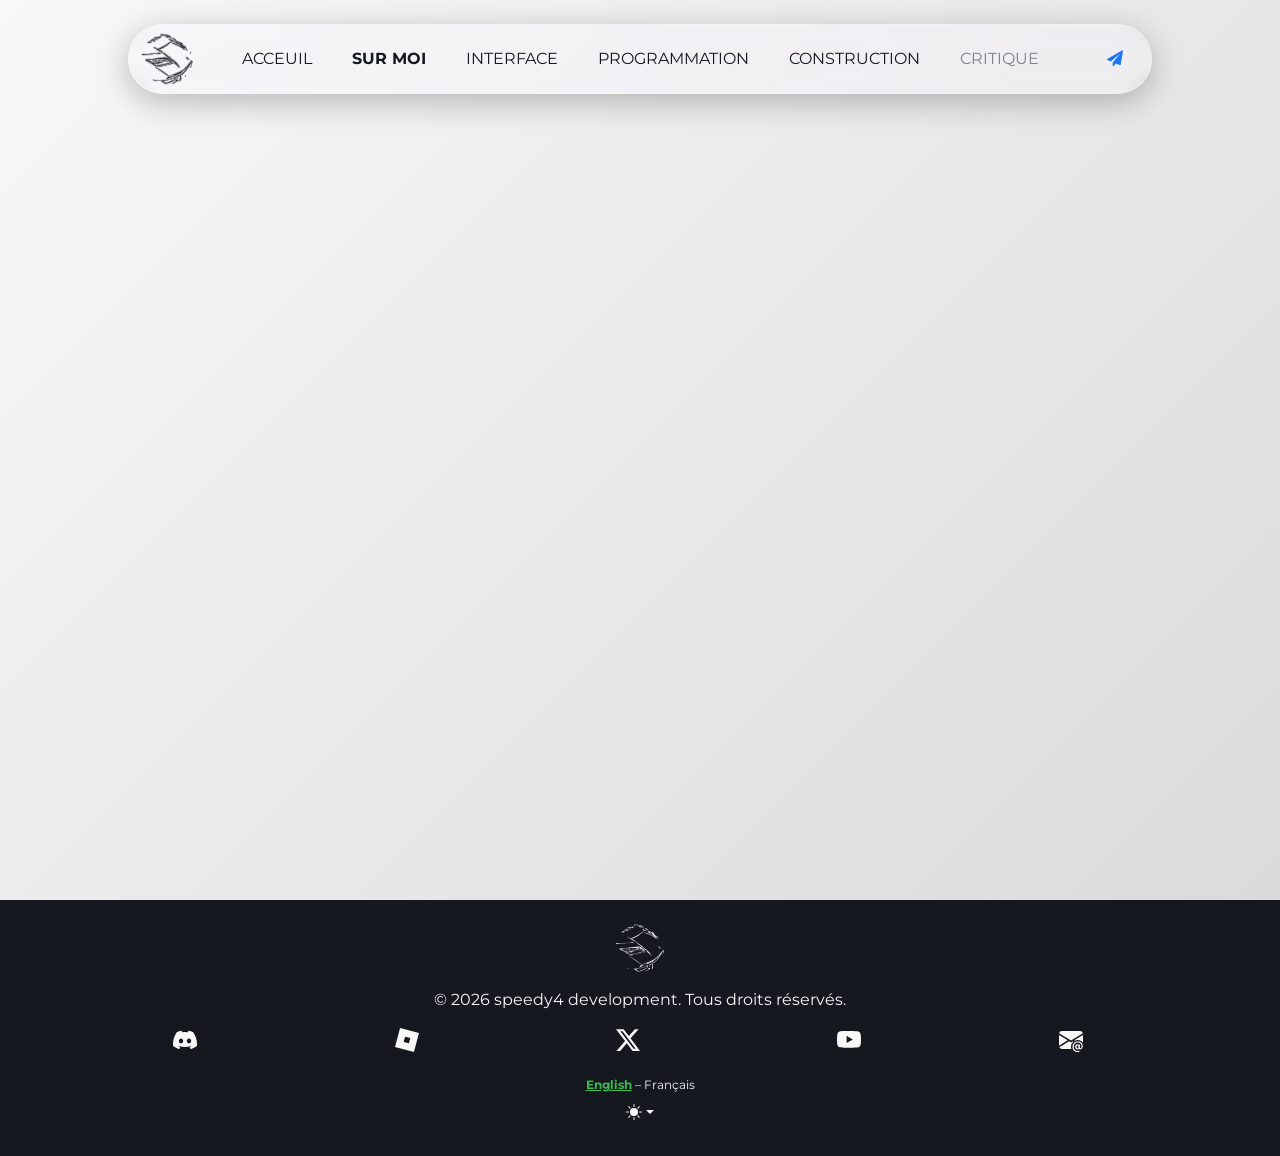
<file: fr/about.html>
<!DOCTYPE html>
<html data-bs-theme="light" lang="en">

<head>
    <meta charset="utf-8">
    <meta name="viewport" content="width=device-width, initial-scale=1.0, viewport-fit=cover, shrink-to-fit=no">
    <title>speedy4's Portfolio</title>
    <meta name="twitter:image" content="https://speedy4.dev/assets/img/speedy4_development.png">
    <meta name="twitter:description" content="The hub for all my work under the official name speedy4 development, or for other projects.">
    <meta name="twitter:card" content="summary_large_image">
    <meta name="description" content="The hub for all my work under the official name speedy4 development, or for other projects.">
    <meta name="twitter:title" content="speedy4's Portfolio">
    <meta property="og:image" content="https://speedy4.dev/assets/img/speedy4_development.png">
    <script>
        (function() {

            // JavaScript snippet handling Dark/Light mode switching

            const getStoredTheme = () => localStorage.getItem('theme');
            const setStoredTheme = theme => localStorage.setItem('theme', theme);
            const forcedTheme = document.documentElement.getAttribute('data-bss-forced-theme');

            const getPreferredTheme = () => {

                if (forcedTheme) return forcedTheme;

                const storedTheme = getStoredTheme();
                if (storedTheme) {
                    return storedTheme;
                }

                const pageTheme = document.documentElement.getAttribute('data-bs-theme');

                if (pageTheme) {
                    return pageTheme;
                }

                return window.matchMedia('(prefers-color-scheme: dark)').matches ? 'dark' : 'light';
            }

            const setTheme = theme => {
                if (theme === 'auto' && window.matchMedia('(prefers-color-scheme: dark)').matches) {
                    document.documentElement.setAttribute('data-bs-theme', 'dark');
                } else {
                    document.documentElement.setAttribute('data-bs-theme', theme);
                }
            }

            setTheme(getPreferredTheme());

            const showActiveTheme = (theme, focus = false) => {
                const themeSwitchers = [].slice.call(document.querySelectorAll('.theme-switcher'));

                if (!themeSwitchers.length) return;

                document.querySelectorAll('[data-bs-theme-value]').forEach(element => {
                    element.classList.remove('active');
                    element.setAttribute('aria-pressed', 'false');
                });

                for (const themeSwitcher of themeSwitchers) {

                    const btnToActivate = themeSwitcher.querySelector('[data-bs-theme-value="' + theme + '"]');

                    if (btnToActivate) {
                        btnToActivate.classList.add('active');
                        btnToActivate.setAttribute('aria-pressed', 'true');
                    }
                }
            }

            window.matchMedia('(prefers-color-scheme: dark)').addEventListener('change', () => {
                const storedTheme = getStoredTheme();
                if (storedTheme !== 'light' && storedTheme !== 'dark') {
                    setTheme(getPreferredTheme());
                }
            });

            window.addEventListener('DOMContentLoaded', () => {
                showActiveTheme(getPreferredTheme());

                document.querySelectorAll('[data-bs-theme-value]')
                    .forEach(toggle => {
                        toggle.addEventListener('click', (e) => {
                            e.preventDefault();
                            const theme = toggle.getAttribute('data-bs-theme-value');
                            setStoredTheme(theme);
                            setTheme(theme);
                            showActiveTheme(theme);
                        })
                    })
            });
        })();
    </script>
    <link rel="icon" type="image/png" sizes="16x16" href="../assets/img/SpeedySilhouette_Favico.png">
    <link rel="icon" type="image/png" sizes="32x32" href="../assets/img/SpeedySilhouette_Favico_Large.png">
    <link rel="stylesheet" href="../assets/bootstrap/css/bootstrap.min.css">
    <link rel="stylesheet" href="../assets/css/Crimson%20Text.css">
    <link rel="stylesheet" href="../assets/css/IBM%20Plex%20Mono.css">
    <link rel="stylesheet" href="https://fonts.googleapis.com/css?family=Montserrat:400,800&amp;display=swap">
    <link rel="stylesheet" href="../assets/fonts/font-awesome.min.css">
    <link rel="stylesheet" href="../assets/css/bs-theme-overrides.css">
    <link rel="stylesheet" href="../assets/css/styles.css">
    <link rel="stylesheet" href="../assets/css/prism.css">
    <link rel="stylesheet" href="../assets/css/Features-Cards-icons.css">
    <link rel="stylesheet" href="../assets/css/Lightbox-Gallery-baguetteBox.min.css">
    <link rel="stylesheet" href="../assets/css/Pricing-Clean-badges.css">
</head>

<body class="default-body" style="min-height: 100vh;width: 100%;">
    <section class="d-flex flex-column justify-content-between align-items-center" style="padding-top: 1.5rem;width: 100%;min-height: 100vh;">
        <nav class="navbar navbar-expand-md fixed-top bg-body justify-content-between align-content-center glass-navbar" style="border-radius: 100px;width: 80%;min-height: 3.125rem;max-height: 5rem;margin-left: auto;margin-right: auto;margin-top: 1.5rem;border-color: transparent;margin-bottom: 13rem;">
            <div class="container-fluid"><a href="/fr/"><img class="navbar-logo-wordmark-fr" src="../assets/img/speedy4_development_navbar_logo.png"><img class="navbar-logo-img-fr" src="../assets/img/speedy4_development_navbar_logo_noText.png"></a><button data-bs-toggle="collapse" class="navbar-toggler navbar-toggler-override" data-bs-target="#navcol-1" style="border-radius: 100px;border-style: none;"><span class="visually-hidden">Toggle navigation</span><span class="navbar-toggler-icon navbar-logo-img"></span></button>
                <div class="collapse navbar-collapse d-xxl-flex navbar-nav1 navbar-nav-collapse" id="navcol-1" style="margin-right: auto;margin-left: auto;">
                    <ul class="navbar-nav d-xxl-flex flex-grow-0 align-self-center navbar-nav1 navbar-nav-collapse" style="margin-right: auto;margin-left: auto;width: auto;">
                        <li class="nav-item text-nowrap" style="width: auto !important;text-align: center;padding-right: 12px;padding-left: 12px;"><a class="nav-link active text-nowrap" href="/fr/" style="position: static;color: var(--bs-body-color);font-weight: bold;width: auto;"><span style="font-weight: normal !important;">ACCEUIL</span></a></li>
                        <li class="nav-item text-nowrap" style="position: static;width: auto !important;text-align: center;padding-right: 12px;padding-left: 12px;"><a class="nav-link text-nowrap" href="#" style="position: static;color: var(--bs-body-color);width: auto;min-width: auto;"><strong>SUR MOI</strong></a></li>
                        <li class="nav-item text-nowrap" style="position: static;color: var(--bs-body-color);width: auto !important;text-align: center;padding-right: 12px;padding-left: 12px;"><a class="nav-link text-nowrap" href="/fr/interface" style="position: static;color: var(--bs-body-color);width: auto;">INTERFACE</a></li>
                        <li class="nav-item text-nowrap" style="position: static;color: var(--bs-body-color);width: auto !important;text-align: center;padding-right: 12px;padding-left: 12px;"><a class="nav-link text-nowrap" href="/fr/programming" style="position: static;color: var(--bs-body-color);width: auto;">PROGRAMMATION</a></li>
                        <li class="nav-item text-nowrap" style="position: static;color: var(--bs-body-color);width: auto !important;text-align: center;padding-right: 12px;padding-left: 12px;"><a class="nav-link text-nowrap" href="/fr/building" style="position: static;color: var(--bs-body-color);width: auto;">CONSTRUCTION</a></li>
                        <li class="nav-item text-nowrap" style="position: static;color: var(--bs-body-color);width: auto !important;text-align: center;padding-right: 12px;padding-left: 12px;opacity: 0.50;"><a class="nav-link text-nowrap" style="position: static;color: var(--bs-body-color);width: auto;">CRITIQUE</a></li>
                    </ul>
                </div>
                <ul class="navbar-nav">
                    <li class="nav-item d-xxl-flex align-items-xxl-center" style="width: auto;padding-right: .5rem;"><a class="nav-link active navbar-contact-text" href="/fr/contact" style="position: static;color: var(--bs-body-color);font-weight: bold;">CONTACTEZ</a><a class="nav-link link-primary" href="/fr/contact"><i class="fa fa-send" style="margin-left: auto;"></i></a></li>
                </ul>
            </div>
        </nav>
    </section>
    <footer class="text-center py-4" style="width: 100%;height: auto;background: rgb(21,24,31);">
        <div class="vstack d-xxl-flex justify-content-xxl-center align-items-xxl-center"><img src="../assets/img/SpeedySilhouetteNew.svg" style="width: 3rem;margin-left: auto;margin-right: auto;margin-bottom: 0.5rem;color: rgb(248,248,249) !important;">
            <p class="text-muted my-2" style="color: rgb(248,248,249) !important;">© 2026 speedy4 development. Tous droits réservés.</p>
            <ul class="list-inline d-inline-flex d-xxl-flex justify-content-evenly my-2">
                <li class="list-inline-item me-4">
                    <div class="bs-icon-circle bs-icon-primary bs-icon" style="background: transparent;"><svg xmlns="http://www.w3.org/2000/svg" width="1em" height="1em" fill="currentColor" viewBox="0 0 16 16" class="bi bi-discord" data-bs-toggle="tooltip" data-bss-tooltip="" style="width: 100%;height: 100%;color: rgb(248,248,249) !important;" title="speedy4dev sur Discord">
                            <path d="M13.545 2.907a13.227 13.227 0 0 0-3.257-1.011.05.05 0 0 0-.052.025c-.141.25-.297.577-.406.833a12.19 12.19 0 0 0-3.658 0 8.258 8.258 0 0 0-.412-.833.051.051 0 0 0-.052-.025c-1.125.194-2.22.534-3.257 1.011a.041.041 0 0 0-.021.018C.356 6.024-.213 9.047.066 12.032c.001.014.01.028.021.037a13.276 13.276 0 0 0 3.995 2.02.05.05 0 0 0 .056-.019c.308-.42.582-.863.818-1.329a.05.05 0 0 0-.01-.059.051.051 0 0 0-.018-.011 8.875 8.875 0 0 1-1.248-.595.05.05 0 0 1-.02-.066.051.051 0 0 1 .015-.019c.084-.063.168-.129.248-.195a.05.05 0 0 1 .051-.007c2.619 1.196 5.454 1.196 8.041 0a.052.052 0 0 1 .053.007c.08.066.164.132.248.195a.051.051 0 0 1-.004.085 8.254 8.254 0 0 1-1.249.594.05.05 0 0 0-.03.03.052.052 0 0 0 .003.041c.24.465.515.909.817 1.329a.05.05 0 0 0 .056.019 13.235 13.235 0 0 0 4.001-2.02.049.049 0 0 0 .021-.037c.334-3.451-.559-6.449-2.366-9.106a.034.034 0 0 0-.02-.019Zm-8.198 7.307c-.789 0-1.438-.724-1.438-1.612 0-.889.637-1.613 1.438-1.613.807 0 1.45.73 1.438 1.613 0 .888-.637 1.612-1.438 1.612m5.316 0c-.788 0-1.438-.724-1.438-1.612 0-.889.637-1.613 1.438-1.613.807 0 1.451.73 1.438 1.613 0 .888-.631 1.612-1.438 1.612"></path>
                        </svg></div>
                </li>
                <li class="list-inline-item me-4">
                    <div class="bs-icon-circle bs-icon-primary bs-icon" style="background: transparent;"><img data-bs-toggle="tooltip" data-bss-tooltip="" src="../assets/img/Roblox_Logo.svg" style="width: 100%;height: 100%;color: rgb(248,248,249) !important;" title="@speedy4dev sur Roblox"></div>
                </li>
                <li class="list-inline-item me-4" style="color: rgb(248,248,249) !important;">
                    <div class="bs-icon-circle bs-icon-primary bs-icon" style="background: transparent;color: rgb(248,248,249) !important;"><svg xmlns="http://www.w3.org/2000/svg" width="1em" height="1em" fill="currentColor" viewBox="0 0 16 16" class="bi bi-twitter-x" data-bs-toggle="tooltip" data-bss-tooltip="" style="width: 100%;height: 100%;color: rgb(248,248,249) !important;" title="@speedy4dev sur X">
                            <path d="M12.6.75h2.454l-5.36 6.142L16 15.25h-4.937l-3.867-5.07-4.425 5.07H.316l5.733-6.57L0 .75h5.063l3.495 4.633L12.601.75Zm-.86 13.028h1.36L4.323 2.145H2.865l8.875 11.633Z"></path>
                        </svg></div>
                </li>
                <li class="list-inline-item me-4" style="color: rgb(248,248,249) !important;">
                    <div class="bs-icon-circle bs-icon-primary bs-icon" style="background: transparent;color: rgb(248,248,249) !important;"><svg xmlns="http://www.w3.org/2000/svg" width="1em" height="1em" fill="currentColor" viewBox="0 0 16 16" class="bi bi-youtube" data-bs-toggle="tooltip" data-bss-tooltip="" style="width: 100%;height: 100%;color: rgb(248,248,249) !important;" title="@speed_y4dev sur YouTube">
                            <path d="M8.051 1.999h.089c.822.003 4.987.033 6.11.335a2.01 2.01 0 0 1 1.415 1.42c.101.38.172.883.22 1.402l.01.104.022.26.008.104c.065.914.073 1.77.074 1.957v.075c-.001.194-.01 1.108-.082 2.06l-.008.105-.009.104c-.05.572-.124 1.14-.235 1.558a2.007 2.007 0 0 1-1.415 1.42c-1.16.312-5.569.334-6.18.335h-.142c-.309 0-1.587-.006-2.927-.052l-.17-.006-.087-.004-.171-.007-.171-.007c-1.11-.049-2.167-.128-2.654-.26a2.007 2.007 0 0 1-1.415-1.419c-.111-.417-.185-.986-.235-1.558L.09 9.82l-.008-.104A31.4 31.4 0 0 1 0 7.68v-.123c.002-.215.01-.958.064-1.778l.007-.103.003-.052.008-.104.022-.26.01-.104c.048-.519.119-1.023.22-1.402a2.007 2.007 0 0 1 1.415-1.42c.487-.13 1.544-.21 2.654-.26l.17-.007.172-.006.086-.003.171-.007A99.788 99.788 0 0 1 7.858 2h.193zM6.4 5.209v4.818l4.157-2.408z"></path>
                        </svg></div>
                </li>
                <li class="list-inline-item me-4" data-bs-toggle="tooltip" data-bss-tooltip="" style="color: rgb(248,248,249) !important;position: relative;" title="Pour les questions d'ordre officiel : speedy4dev@gmail.com">
                    <div class="bs-icon-circle bs-icon-primary bs-icon" style="background: transparent;color: rgb(248,248,249) !important;"><svg xmlns="http://www.w3.org/2000/svg" width="1em" height="1em" fill="currentColor" viewBox="0 0 16 16" class="bi bi-envelope-at-fill" style="width: 100%;height: 100%;color: rgb(248,248,249) !important;" title="For business inquiries: speedy4dev@gmail.com">
                            <path d="M2 2A2 2 0 0 0 .05 3.555L8 8.414l7.95-4.859A2 2 0 0 0 14 2zm-2 9.8V4.698l5.803 3.546L0 11.801Zm6.761-2.97-6.57 4.026A2 2 0 0 0 2 14h6.256A4.493 4.493 0 0 1 8 12.5a4.49 4.49 0 0 1 1.606-3.446l-.367-.225L8 9.586l-1.239-.757ZM16 9.671V4.697l-5.803 3.546.338.208A4.482 4.482 0 0 1 12.5 8c1.414 0 2.675.652 3.5 1.671"></path>
                            <path d="M15.834 12.244c0 1.168-.577 2.025-1.587 2.025-.503 0-1.002-.228-1.12-.648h-.043c-.118.416-.543.643-1.015.643-.77 0-1.259-.542-1.259-1.434v-.529c0-.844.481-1.4 1.26-1.4.585 0 .87.333.953.63h.03v-.568h.905v2.19c0 .272.18.42.411.42.315 0 .639-.415.639-1.39v-.118c0-1.277-.95-2.326-2.484-2.326h-.04c-1.582 0-2.64 1.067-2.64 2.724v.157c0 1.867 1.237 2.654 2.57 2.654h.045c.507 0 .935-.07 1.18-.18v.731c-.219.1-.643.175-1.237.175h-.044C10.438 16 9 14.82 9 12.646v-.214C9 10.36 10.421 9 12.485 9h.035c2.12 0 3.314 1.43 3.314 3.034zm-4.04.21v.227c0 .586.227.8.581.8.31 0 .564-.17.564-.743v-.367c0-.516-.275-.708-.572-.708-.346 0-.573.245-.573.791Z"></path>
                        </svg></div><a class="stretched-link" href="mailto://speedy4dev@gmail.com" target="_blank" title="For business inquiries: speedy4dev@gmail.com"></a>
                </li>
            </ul><span style="color: rgb(248,248,249) !important;margin-top: 1rem;font-size: .75rem;"><a href="/about"><strong>English</strong></a>&nbsp;– Français</span>
            <div class="theme-switcher dropdown"><button class="btn btn-link dropdown-toggle" aria-expanded="false" data-bs-toggle="dropdown" type="button" style="color: rgb(248,248,249) !important;"><svg xmlns="http://www.w3.org/2000/svg" width="1em" height="1em" fill="currentColor" viewBox="0 0 16 16" class="bi bi-sun-fill mb-1" style="color: rgb(248,248,249) !important;">
                        <path d="M8 12a4 4 0 1 0 0-8 4 4 0 0 0 0 8M8 0a.5.5 0 0 1 .5.5v2a.5.5 0 0 1-1 0v-2A.5.5 0 0 1 8 0m0 13a.5.5 0 0 1 .5.5v2a.5.5 0 0 1-1 0v-2A.5.5 0 0 1 8 13m8-5a.5.5 0 0 1-.5.5h-2a.5.5 0 0 1 0-1h2a.5.5 0 0 1 .5.5M3 8a.5.5 0 0 1-.5.5h-2a.5.5 0 0 1 0-1h2A.5.5 0 0 1 3 8m10.657-5.657a.5.5 0 0 1 0 .707l-1.414 1.415a.5.5 0 1 1-.707-.708l1.414-1.414a.5.5 0 0 1 .707 0m-9.193 9.193a.5.5 0 0 1 0 .707L3.05 13.657a.5.5 0 0 1-.707-.707l1.414-1.414a.5.5 0 0 1 .707 0zm9.193 2.121a.5.5 0 0 1-.707 0l-1.414-1.414a.5.5 0 0 1 .707-.707l1.414 1.414a.5.5 0 0 1 0 .707M4.464 4.465a.5.5 0 0 1-.707 0L2.343 3.05a.5.5 0 1 1 .707-.707l1.414 1.414a.5.5 0 0 1 0 .708z"></path>
                    </svg></button>
                <div class="dropdown-menu"><a class="dropdown-item d-flex align-items-center" href="#" data-bs-theme-value="light"><svg xmlns="http://www.w3.org/2000/svg" width="1em" height="1em" fill="currentColor" viewBox="0 0 16 16" class="bi bi-sun-fill opacity-50 me-2">
                            <path d="M8 12a4 4 0 1 0 0-8 4 4 0 0 0 0 8M8 0a.5.5 0 0 1 .5.5v2a.5.5 0 0 1-1 0v-2A.5.5 0 0 1 8 0m0 13a.5.5 0 0 1 .5.5v2a.5.5 0 0 1-1 0v-2A.5.5 0 0 1 8 13m8-5a.5.5 0 0 1-.5.5h-2a.5.5 0 0 1 0-1h2a.5.5 0 0 1 .5.5M3 8a.5.5 0 0 1-.5.5h-2a.5.5 0 0 1 0-1h2A.5.5 0 0 1 3 8m10.657-5.657a.5.5 0 0 1 0 .707l-1.414 1.415a.5.5 0 1 1-.707-.708l1.414-1.414a.5.5 0 0 1 .707 0m-9.193 9.193a.5.5 0 0 1 0 .707L3.05 13.657a.5.5 0 0 1-.707-.707l1.414-1.414a.5.5 0 0 1 .707 0zm9.193 2.121a.5.5 0 0 1-.707 0l-1.414-1.414a.5.5 0 0 1 .707-.707l1.414 1.414a.5.5 0 0 1 0 .707M4.464 4.465a.5.5 0 0 1-.707 0L2.343 3.05a.5.5 0 1 1 .707-.707l1.414 1.414a.5.5 0 0 1 0 .708z"></path>
                        </svg>Light</a><a class="dropdown-item d-flex align-items-center" href="#" data-bs-theme-value="dark"><svg xmlns="http://www.w3.org/2000/svg" width="1em" height="1em" fill="currentColor" viewBox="0 0 16 16" class="bi bi-moon-stars-fill opacity-50 me-2">
                            <path d="M6 .278a.768.768 0 0 1 .08.858 7.208 7.208 0 0 0-.878 3.46c0 4.021 3.278 7.277 7.318 7.277.527 0 1.04-.055 1.533-.16a.787.787 0 0 1 .81.316.733.733 0 0 1-.031.893A8.349 8.349 0 0 1 8.344 16C3.734 16 0 12.286 0 7.71 0 4.266 2.114 1.312 5.124.06A.752.752 0 0 1 6 .278"></path>
                            <path d="M10.794 3.148a.217.217 0 0 1 .412 0l.387 1.162c.173.518.579.924 1.097 1.097l1.162.387a.217.217 0 0 1 0 .412l-1.162.387a1.734 1.734 0 0 0-1.097 1.097l-.387 1.162a.217.217 0 0 1-.412 0l-.387-1.162A1.734 1.734 0 0 0 9.31 6.593l-1.162-.387a.217.217 0 0 1 0-.412l1.162-.387a1.734 1.734 0 0 0 1.097-1.097l.387-1.162zM13.863.099a.145.145 0 0 1 .274 0l.258.774c.115.346.386.617.732.732l.774.258a.145.145 0 0 1 0 .274l-.774.258a1.156 1.156 0 0 0-.732.732l-.258.774a.145.145 0 0 1-.274 0l-.258-.774a1.156 1.156 0 0 0-.732-.732l-.774-.258a.145.145 0 0 1 0-.274l.774-.258c.346-.115.617-.386.732-.732L13.863.1z"></path>
                        </svg>Dark</a><a class="dropdown-item d-flex align-items-center" href="#" data-bs-theme-value="auto"><svg xmlns="http://www.w3.org/2000/svg" width="1em" height="1em" fill="currentColor" viewBox="0 0 16 16" class="bi bi-circle-half opacity-50 me-2">
                            <path d="M8 15A7 7 0 1 0 8 1zm0 1A8 8 0 1 1 8 0a8 8 0 0 1 0 16"></path>
                        </svg>Auto</a></div>
            </div>
        </div>
    </footer>
    <script src="../assets/bootstrap/js/bootstrap.min.js"></script>
    <script src="../assets/js/bs-init.js"></script>
    <script src="../assets/js/prism.js"></script>
    <script src="../assets/js/lightbox-gallery-handler.js"></script>
    <script src="../assets/js/lightbox-handler.js"></script>
</body>

</html>
</file>
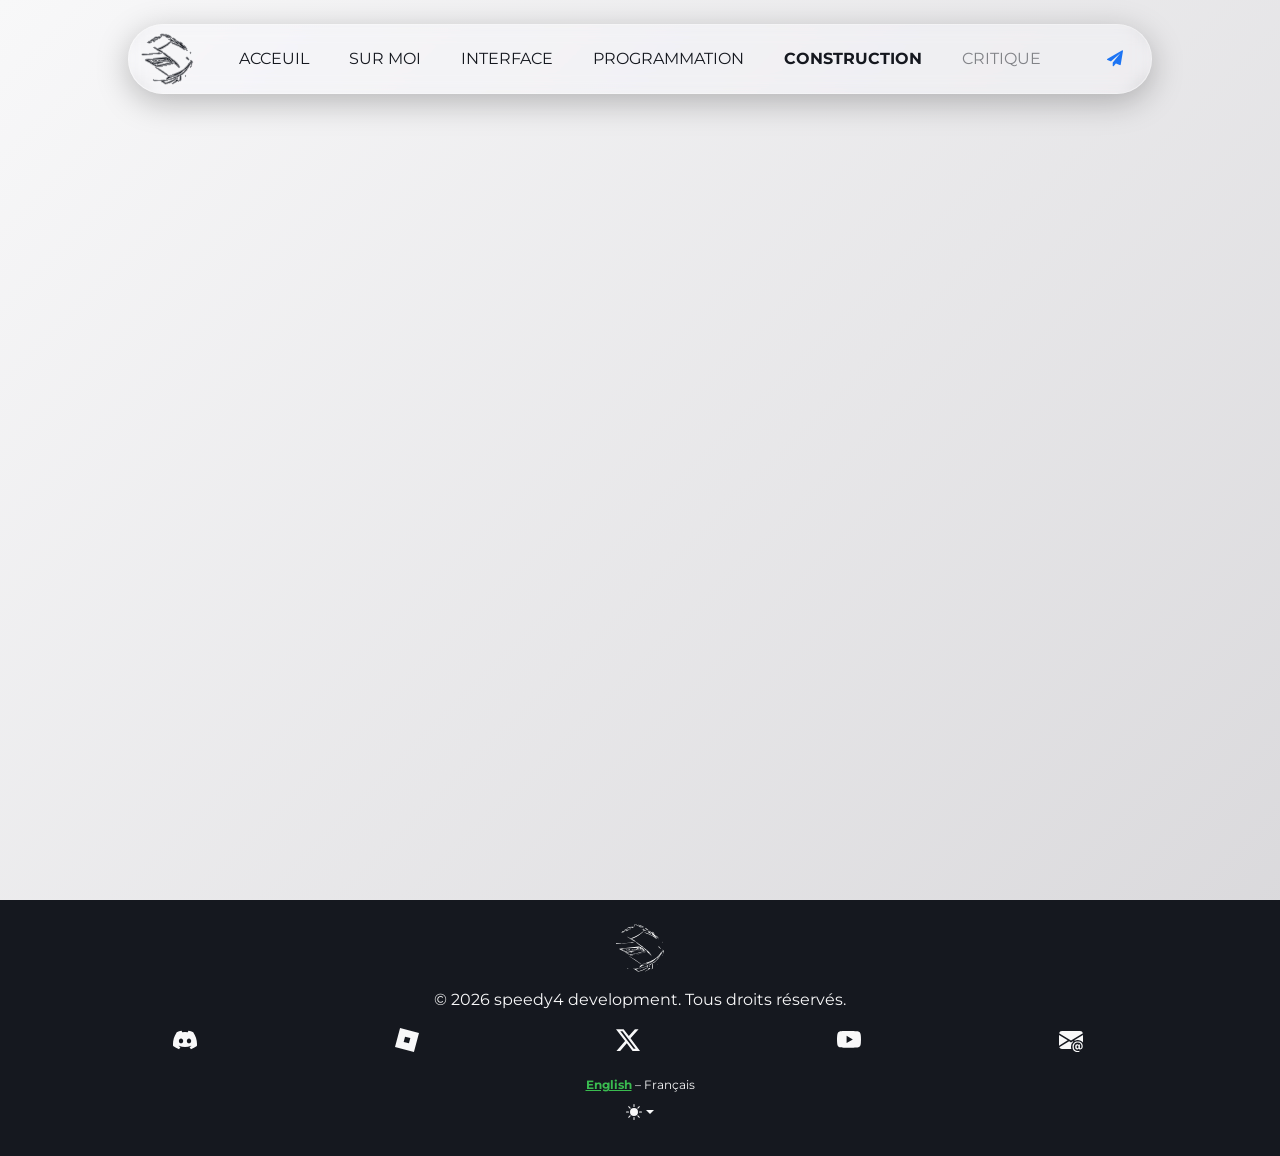
<file: fr/building.html>
<!DOCTYPE html>
<html data-bs-theme="light" lang="en">

<head>
    <meta charset="utf-8">
    <meta name="viewport" content="width=device-width, initial-scale=1.0, viewport-fit=cover, shrink-to-fit=no">
    <title>speedy4's Portfolio</title>
    <meta name="twitter:image" content="https://speedy4.dev/assets/img/speedy4_development.png">
    <meta name="twitter:description" content="The hub for all my work under the official name speedy4 development, or for other projects.">
    <meta name="twitter:card" content="summary_large_image">
    <meta name="description" content="The hub for all my work under the official name speedy4 development, or for other projects.">
    <meta name="twitter:title" content="speedy4's Portfolio">
    <meta property="og:image" content="https://speedy4.dev/assets/img/speedy4_development.png">
    <script>
        (function() {

            // JavaScript snippet handling Dark/Light mode switching

            const getStoredTheme = () => localStorage.getItem('theme');
            const setStoredTheme = theme => localStorage.setItem('theme', theme);
            const forcedTheme = document.documentElement.getAttribute('data-bss-forced-theme');

            const getPreferredTheme = () => {

                if (forcedTheme) return forcedTheme;

                const storedTheme = getStoredTheme();
                if (storedTheme) {
                    return storedTheme;
                }

                const pageTheme = document.documentElement.getAttribute('data-bs-theme');

                if (pageTheme) {
                    return pageTheme;
                }

                return window.matchMedia('(prefers-color-scheme: dark)').matches ? 'dark' : 'light';
            }

            const setTheme = theme => {
                if (theme === 'auto' && window.matchMedia('(prefers-color-scheme: dark)').matches) {
                    document.documentElement.setAttribute('data-bs-theme', 'dark');
                } else {
                    document.documentElement.setAttribute('data-bs-theme', theme);
                }
            }

            setTheme(getPreferredTheme());

            const showActiveTheme = (theme, focus = false) => {
                const themeSwitchers = [].slice.call(document.querySelectorAll('.theme-switcher'));

                if (!themeSwitchers.length) return;

                document.querySelectorAll('[data-bs-theme-value]').forEach(element => {
                    element.classList.remove('active');
                    element.setAttribute('aria-pressed', 'false');
                });

                for (const themeSwitcher of themeSwitchers) {

                    const btnToActivate = themeSwitcher.querySelector('[data-bs-theme-value="' + theme + '"]');

                    if (btnToActivate) {
                        btnToActivate.classList.add('active');
                        btnToActivate.setAttribute('aria-pressed', 'true');
                    }
                }
            }

            window.matchMedia('(prefers-color-scheme: dark)').addEventListener('change', () => {
                const storedTheme = getStoredTheme();
                if (storedTheme !== 'light' && storedTheme !== 'dark') {
                    setTheme(getPreferredTheme());
                }
            });

            window.addEventListener('DOMContentLoaded', () => {
                showActiveTheme(getPreferredTheme());

                document.querySelectorAll('[data-bs-theme-value]')
                    .forEach(toggle => {
                        toggle.addEventListener('click', (e) => {
                            e.preventDefault();
                            const theme = toggle.getAttribute('data-bs-theme-value');
                            setStoredTheme(theme);
                            setTheme(theme);
                            showActiveTheme(theme);
                        })
                    })
            });
        })();
    </script>
    <link rel="icon" type="image/png" sizes="16x16" href="../assets/img/SpeedySilhouette_Favico.png">
    <link rel="icon" type="image/png" sizes="32x32" href="../assets/img/SpeedySilhouette_Favico_Large.png">
    <link rel="stylesheet" href="../assets/bootstrap/css/bootstrap.min.css">
    <link rel="stylesheet" href="../assets/css/Crimson%20Text.css">
    <link rel="stylesheet" href="../assets/css/IBM%20Plex%20Mono.css">
    <link rel="stylesheet" href="https://fonts.googleapis.com/css?family=Montserrat:400,800&amp;display=swap">
    <link rel="stylesheet" href="../assets/fonts/font-awesome.min.css">
    <link rel="stylesheet" href="../assets/css/bs-theme-overrides.css">
    <link rel="stylesheet" href="../assets/css/styles.css">
    <link rel="stylesheet" href="../assets/css/prism.css">
    <link rel="stylesheet" href="../assets/css/Features-Cards-icons.css">
    <link rel="stylesheet" href="../assets/css/Lightbox-Gallery-baguetteBox.min.css">
    <link rel="stylesheet" href="../assets/css/Pricing-Clean-badges.css">
</head>

<body class="default-body" style="min-height: 100vh;width: 100%;">
    <section class="d-flex flex-column justify-content-between align-items-center" style="padding-top: 1.5rem;width: 100%;min-height: 100vh;">
        <nav class="navbar navbar-expand-md fixed-top bg-body justify-content-between align-content-center glass-navbar" style="border-radius: 100px;width: 80%;min-height: 3.125rem;max-height: 5rem;margin-left: auto;margin-right: auto;margin-top: 1.5rem;border-color: transparent;margin-bottom: 13rem;">
            <div class="container-fluid"><a href="/fr/"><img class="navbar-logo-wordmark-fr" src="../assets/img/speedy4_development_navbar_logo.png"><img class="navbar-logo-img-fr" src="../assets/img/speedy4_development_navbar_logo_noText.png"></a><button data-bs-toggle="collapse" class="navbar-toggler navbar-toggler-override" data-bs-target="#navcol-1" style="border-radius: 100px;border-style: none;"><span class="visually-hidden">Toggle navigation</span><span class="navbar-toggler-icon navbar-logo-img"></span></button>
                <div class="collapse navbar-collapse d-xxl-flex navbar-nav1 navbar-nav-collapse" id="navcol-1" style="margin-right: auto;margin-left: auto;">
                    <ul class="navbar-nav d-xxl-flex flex-grow-0 align-self-center navbar-nav1 navbar-nav-collapse" style="margin-right: auto;margin-left: auto;width: auto;">
                        <li class="nav-item text-nowrap" style="width: auto !important;text-align: center;padding-right: 12px;padding-left: 12px;"><a class="nav-link active text-nowrap" href="/fr/" style="position: static;color: var(--bs-body-color);font-weight: bold;width: auto;"><span style="font-weight: normal !important;">ACCEUIL</span></a></li>
                        <li class="nav-item text-nowrap" style="position: static;width: auto !important;text-align: center;padding-right: 12px;padding-left: 12px;"><a class="nav-link text-nowrap" href="/fr/about" style="position: static;color: var(--bs-body-color);width: auto;min-width: auto;">SUR MOI</a></li>
                        <li class="nav-item text-nowrap" style="position: static;color: var(--bs-body-color);width: auto !important;text-align: center;padding-right: 12px;padding-left: 12px;"><a class="nav-link text-nowrap" href="/fr/interface" style="position: static;color: var(--bs-body-color);width: auto;">INTERFACE</a></li>
                        <li class="nav-item text-nowrap" style="position: static;color: var(--bs-body-color);width: auto !important;text-align: center;padding-right: 12px;padding-left: 12px;"><a class="nav-link text-nowrap" href="/fr/programming" style="position: static;color: var(--bs-body-color);width: auto;">PROGRAMMATION</a></li>
                        <li class="nav-item text-nowrap" style="position: static;color: var(--bs-body-color);width: auto !important;text-align: center;padding-right: 12px;padding-left: 12px;"><a class="nav-link text-nowrap" href="#" style="position: static;color: var(--bs-body-color);width: auto;"><strong>CONSTRUCTION</strong></a></li>
                        <li class="nav-item text-nowrap" style="position: static;color: var(--bs-body-color);width: auto !important;text-align: center;padding-right: 12px;padding-left: 12px;opacity: 0.50;"><a class="nav-link text-nowrap" style="position: static;color: var(--bs-body-color);width: auto;">CRITIQUE</a></li>
                    </ul>
                </div>
                <ul class="navbar-nav">
                    <li class="nav-item d-xxl-flex align-items-xxl-center" style="width: auto;padding-right: .5rem;"><a class="nav-link active navbar-contact-text" href="/fr/contact" style="position: static;color: var(--bs-body-color);font-weight: bold;">CONTACTEZ</a><a class="nav-link link-primary" href="/fr/contact"><i class="fa fa-send" style="margin-left: auto;"></i></a></li>
                </ul>
            </div>
        </nav>
    </section>
    <footer class="text-center py-4" style="width: 100%;height: auto;background: rgb(21,24,31);">
        <div class="vstack d-xxl-flex justify-content-xxl-center align-items-xxl-center"><img src="../assets/img/SpeedySilhouetteNew.svg" style="width: 3rem;margin-left: auto;margin-right: auto;margin-bottom: 0.5rem;color: rgb(248,248,249) !important;">
            <p class="text-muted my-2" style="color: rgb(248,248,249) !important;">© 2026 speedy4 development. Tous droits réservés.</p>
            <ul class="list-inline d-inline-flex d-xxl-flex justify-content-evenly my-2">
                <li class="list-inline-item me-4">
                    <div class="bs-icon-circle bs-icon-primary bs-icon" style="background: transparent;"><svg xmlns="http://www.w3.org/2000/svg" width="1em" height="1em" fill="currentColor" viewBox="0 0 16 16" class="bi bi-discord" data-bs-toggle="tooltip" data-bss-tooltip="" style="width: 100%;height: 100%;color: rgb(248,248,249) !important;" title="speedy4dev sur Discord">
                            <path d="M13.545 2.907a13.227 13.227 0 0 0-3.257-1.011.05.05 0 0 0-.052.025c-.141.25-.297.577-.406.833a12.19 12.19 0 0 0-3.658 0 8.258 8.258 0 0 0-.412-.833.051.051 0 0 0-.052-.025c-1.125.194-2.22.534-3.257 1.011a.041.041 0 0 0-.021.018C.356 6.024-.213 9.047.066 12.032c.001.014.01.028.021.037a13.276 13.276 0 0 0 3.995 2.02.05.05 0 0 0 .056-.019c.308-.42.582-.863.818-1.329a.05.05 0 0 0-.01-.059.051.051 0 0 0-.018-.011 8.875 8.875 0 0 1-1.248-.595.05.05 0 0 1-.02-.066.051.051 0 0 1 .015-.019c.084-.063.168-.129.248-.195a.05.05 0 0 1 .051-.007c2.619 1.196 5.454 1.196 8.041 0a.052.052 0 0 1 .053.007c.08.066.164.132.248.195a.051.051 0 0 1-.004.085 8.254 8.254 0 0 1-1.249.594.05.05 0 0 0-.03.03.052.052 0 0 0 .003.041c.24.465.515.909.817 1.329a.05.05 0 0 0 .056.019 13.235 13.235 0 0 0 4.001-2.02.049.049 0 0 0 .021-.037c.334-3.451-.559-6.449-2.366-9.106a.034.034 0 0 0-.02-.019Zm-8.198 7.307c-.789 0-1.438-.724-1.438-1.612 0-.889.637-1.613 1.438-1.613.807 0 1.45.73 1.438 1.613 0 .888-.637 1.612-1.438 1.612m5.316 0c-.788 0-1.438-.724-1.438-1.612 0-.889.637-1.613 1.438-1.613.807 0 1.451.73 1.438 1.613 0 .888-.631 1.612-1.438 1.612"></path>
                        </svg></div>
                </li>
                <li class="list-inline-item me-4">
                    <div class="bs-icon-circle bs-icon-primary bs-icon" style="background: transparent;"><img data-bs-toggle="tooltip" data-bss-tooltip="" src="../assets/img/Roblox_Logo.svg" style="width: 100%;height: 100%;color: rgb(248,248,249) !important;" title="@speedy4dev sur Roblox"></div>
                </li>
                <li class="list-inline-item me-4" style="color: rgb(248,248,249) !important;">
                    <div class="bs-icon-circle bs-icon-primary bs-icon" style="background: transparent;color: rgb(248,248,249) !important;"><svg xmlns="http://www.w3.org/2000/svg" width="1em" height="1em" fill="currentColor" viewBox="0 0 16 16" class="bi bi-twitter-x" data-bs-toggle="tooltip" data-bss-tooltip="" style="width: 100%;height: 100%;color: rgb(248,248,249) !important;" title="@speedy4dev sur X">
                            <path d="M12.6.75h2.454l-5.36 6.142L16 15.25h-4.937l-3.867-5.07-4.425 5.07H.316l5.733-6.57L0 .75h5.063l3.495 4.633L12.601.75Zm-.86 13.028h1.36L4.323 2.145H2.865l8.875 11.633Z"></path>
                        </svg></div>
                </li>
                <li class="list-inline-item me-4" style="color: rgb(248,248,249) !important;">
                    <div class="bs-icon-circle bs-icon-primary bs-icon" style="background: transparent;color: rgb(248,248,249) !important;"><svg xmlns="http://www.w3.org/2000/svg" width="1em" height="1em" fill="currentColor" viewBox="0 0 16 16" class="bi bi-youtube" data-bs-toggle="tooltip" data-bss-tooltip="" style="width: 100%;height: 100%;color: rgb(248,248,249) !important;" title="@speed_y4dev sur YouTube">
                            <path d="M8.051 1.999h.089c.822.003 4.987.033 6.11.335a2.01 2.01 0 0 1 1.415 1.42c.101.38.172.883.22 1.402l.01.104.022.26.008.104c.065.914.073 1.77.074 1.957v.075c-.001.194-.01 1.108-.082 2.06l-.008.105-.009.104c-.05.572-.124 1.14-.235 1.558a2.007 2.007 0 0 1-1.415 1.42c-1.16.312-5.569.334-6.18.335h-.142c-.309 0-1.587-.006-2.927-.052l-.17-.006-.087-.004-.171-.007-.171-.007c-1.11-.049-2.167-.128-2.654-.26a2.007 2.007 0 0 1-1.415-1.419c-.111-.417-.185-.986-.235-1.558L.09 9.82l-.008-.104A31.4 31.4 0 0 1 0 7.68v-.123c.002-.215.01-.958.064-1.778l.007-.103.003-.052.008-.104.022-.26.01-.104c.048-.519.119-1.023.22-1.402a2.007 2.007 0 0 1 1.415-1.42c.487-.13 1.544-.21 2.654-.26l.17-.007.172-.006.086-.003.171-.007A99.788 99.788 0 0 1 7.858 2h.193zM6.4 5.209v4.818l4.157-2.408z"></path>
                        </svg></div>
                </li>
                <li class="list-inline-item me-4" data-bs-toggle="tooltip" data-bss-tooltip="" style="color: rgb(248,248,249) !important;position: relative;" title="Pour les questions d'ordre officiel : speedy4dev@gmail.com">
                    <div class="bs-icon-circle bs-icon-primary bs-icon" style="background: transparent;color: rgb(248,248,249) !important;"><svg xmlns="http://www.w3.org/2000/svg" width="1em" height="1em" fill="currentColor" viewBox="0 0 16 16" class="bi bi-envelope-at-fill" style="width: 100%;height: 100%;color: rgb(248,248,249) !important;" title="For business inquiries: speedy4dev@gmail.com">
                            <path d="M2 2A2 2 0 0 0 .05 3.555L8 8.414l7.95-4.859A2 2 0 0 0 14 2zm-2 9.8V4.698l5.803 3.546L0 11.801Zm6.761-2.97-6.57 4.026A2 2 0 0 0 2 14h6.256A4.493 4.493 0 0 1 8 12.5a4.49 4.49 0 0 1 1.606-3.446l-.367-.225L8 9.586l-1.239-.757ZM16 9.671V4.697l-5.803 3.546.338.208A4.482 4.482 0 0 1 12.5 8c1.414 0 2.675.652 3.5 1.671"></path>
                            <path d="M15.834 12.244c0 1.168-.577 2.025-1.587 2.025-.503 0-1.002-.228-1.12-.648h-.043c-.118.416-.543.643-1.015.643-.77 0-1.259-.542-1.259-1.434v-.529c0-.844.481-1.4 1.26-1.4.585 0 .87.333.953.63h.03v-.568h.905v2.19c0 .272.18.42.411.42.315 0 .639-.415.639-1.39v-.118c0-1.277-.95-2.326-2.484-2.326h-.04c-1.582 0-2.64 1.067-2.64 2.724v.157c0 1.867 1.237 2.654 2.57 2.654h.045c.507 0 .935-.07 1.18-.18v.731c-.219.1-.643.175-1.237.175h-.044C10.438 16 9 14.82 9 12.646v-.214C9 10.36 10.421 9 12.485 9h.035c2.12 0 3.314 1.43 3.314 3.034zm-4.04.21v.227c0 .586.227.8.581.8.31 0 .564-.17.564-.743v-.367c0-.516-.275-.708-.572-.708-.346 0-.573.245-.573.791Z"></path>
                        </svg></div><a class="stretched-link" href="mailto://speedy4dev@gmail.com" target="_blank" title="For business inquiries: speedy4dev@gmail.com"></a>
                </li>
            </ul><span style="color: rgb(248,248,249) !important;margin-top: 1rem;font-size: .75rem;"><a href="/building"><strong>English</strong></a>&nbsp;– Français</span>
            <div class="theme-switcher dropdown"><button class="btn btn-link dropdown-toggle" aria-expanded="false" data-bs-toggle="dropdown" type="button" style="color: rgb(248,248,249) !important;"><svg xmlns="http://www.w3.org/2000/svg" width="1em" height="1em" fill="currentColor" viewBox="0 0 16 16" class="bi bi-sun-fill mb-1" style="color: rgb(248,248,249) !important;">
                        <path d="M8 12a4 4 0 1 0 0-8 4 4 0 0 0 0 8M8 0a.5.5 0 0 1 .5.5v2a.5.5 0 0 1-1 0v-2A.5.5 0 0 1 8 0m0 13a.5.5 0 0 1 .5.5v2a.5.5 0 0 1-1 0v-2A.5.5 0 0 1 8 13m8-5a.5.5 0 0 1-.5.5h-2a.5.5 0 0 1 0-1h2a.5.5 0 0 1 .5.5M3 8a.5.5 0 0 1-.5.5h-2a.5.5 0 0 1 0-1h2A.5.5 0 0 1 3 8m10.657-5.657a.5.5 0 0 1 0 .707l-1.414 1.415a.5.5 0 1 1-.707-.708l1.414-1.414a.5.5 0 0 1 .707 0m-9.193 9.193a.5.5 0 0 1 0 .707L3.05 13.657a.5.5 0 0 1-.707-.707l1.414-1.414a.5.5 0 0 1 .707 0zm9.193 2.121a.5.5 0 0 1-.707 0l-1.414-1.414a.5.5 0 0 1 .707-.707l1.414 1.414a.5.5 0 0 1 0 .707M4.464 4.465a.5.5 0 0 1-.707 0L2.343 3.05a.5.5 0 1 1 .707-.707l1.414 1.414a.5.5 0 0 1 0 .708z"></path>
                    </svg></button>
                <div class="dropdown-menu"><a class="dropdown-item d-flex align-items-center" href="#" data-bs-theme-value="light"><svg xmlns="http://www.w3.org/2000/svg" width="1em" height="1em" fill="currentColor" viewBox="0 0 16 16" class="bi bi-sun-fill opacity-50 me-2">
                            <path d="M8 12a4 4 0 1 0 0-8 4 4 0 0 0 0 8M8 0a.5.5 0 0 1 .5.5v2a.5.5 0 0 1-1 0v-2A.5.5 0 0 1 8 0m0 13a.5.5 0 0 1 .5.5v2a.5.5 0 0 1-1 0v-2A.5.5 0 0 1 8 13m8-5a.5.5 0 0 1-.5.5h-2a.5.5 0 0 1 0-1h2a.5.5 0 0 1 .5.5M3 8a.5.5 0 0 1-.5.5h-2a.5.5 0 0 1 0-1h2A.5.5 0 0 1 3 8m10.657-5.657a.5.5 0 0 1 0 .707l-1.414 1.415a.5.5 0 1 1-.707-.708l1.414-1.414a.5.5 0 0 1 .707 0m-9.193 9.193a.5.5 0 0 1 0 .707L3.05 13.657a.5.5 0 0 1-.707-.707l1.414-1.414a.5.5 0 0 1 .707 0zm9.193 2.121a.5.5 0 0 1-.707 0l-1.414-1.414a.5.5 0 0 1 .707-.707l1.414 1.414a.5.5 0 0 1 0 .707M4.464 4.465a.5.5 0 0 1-.707 0L2.343 3.05a.5.5 0 1 1 .707-.707l1.414 1.414a.5.5 0 0 1 0 .708z"></path>
                        </svg>Light</a><a class="dropdown-item d-flex align-items-center" href="#" data-bs-theme-value="dark"><svg xmlns="http://www.w3.org/2000/svg" width="1em" height="1em" fill="currentColor" viewBox="0 0 16 16" class="bi bi-moon-stars-fill opacity-50 me-2">
                            <path d="M6 .278a.768.768 0 0 1 .08.858 7.208 7.208 0 0 0-.878 3.46c0 4.021 3.278 7.277 7.318 7.277.527 0 1.04-.055 1.533-.16a.787.787 0 0 1 .81.316.733.733 0 0 1-.031.893A8.349 8.349 0 0 1 8.344 16C3.734 16 0 12.286 0 7.71 0 4.266 2.114 1.312 5.124.06A.752.752 0 0 1 6 .278"></path>
                            <path d="M10.794 3.148a.217.217 0 0 1 .412 0l.387 1.162c.173.518.579.924 1.097 1.097l1.162.387a.217.217 0 0 1 0 .412l-1.162.387a1.734 1.734 0 0 0-1.097 1.097l-.387 1.162a.217.217 0 0 1-.412 0l-.387-1.162A1.734 1.734 0 0 0 9.31 6.593l-1.162-.387a.217.217 0 0 1 0-.412l1.162-.387a1.734 1.734 0 0 0 1.097-1.097l.387-1.162zM13.863.099a.145.145 0 0 1 .274 0l.258.774c.115.346.386.617.732.732l.774.258a.145.145 0 0 1 0 .274l-.774.258a1.156 1.156 0 0 0-.732.732l-.258.774a.145.145 0 0 1-.274 0l-.258-.774a1.156 1.156 0 0 0-.732-.732l-.774-.258a.145.145 0 0 1 0-.274l.774-.258c.346-.115.617-.386.732-.732L13.863.1z"></path>
                        </svg>Dark</a><a class="dropdown-item d-flex align-items-center" href="#" data-bs-theme-value="auto"><svg xmlns="http://www.w3.org/2000/svg" width="1em" height="1em" fill="currentColor" viewBox="0 0 16 16" class="bi bi-circle-half opacity-50 me-2">
                            <path d="M8 15A7 7 0 1 0 8 1zm0 1A8 8 0 1 1 8 0a8 8 0 0 1 0 16"></path>
                        </svg>Auto</a></div>
            </div>
        </div>
    </footer>
    <script src="../assets/bootstrap/js/bootstrap.min.js"></script>
    <script src="../assets/js/bs-init.js"></script>
    <script src="../assets/js/prism.js"></script>
    <script src="../assets/js/lightbox-gallery-handler.js"></script>
    <script src="../assets/js/lightbox-handler.js"></script>
</body>

</html>
</file>
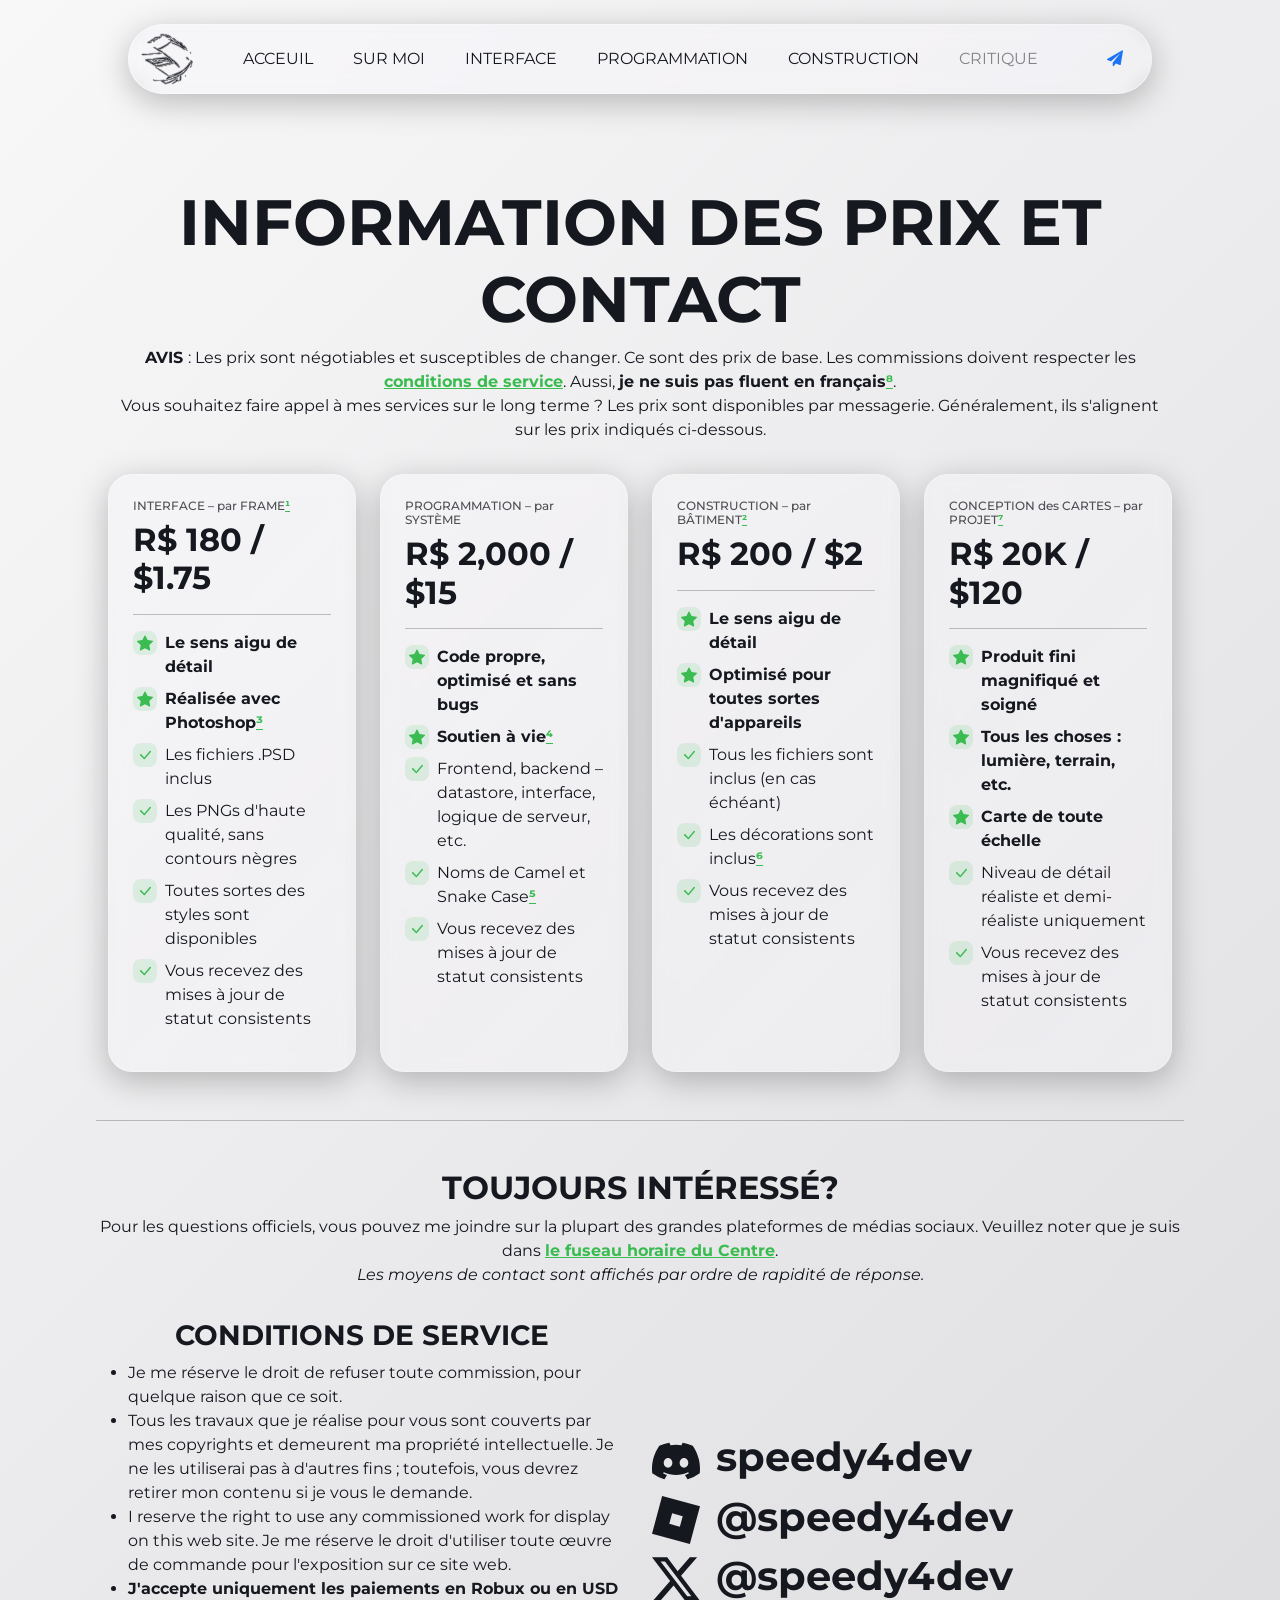
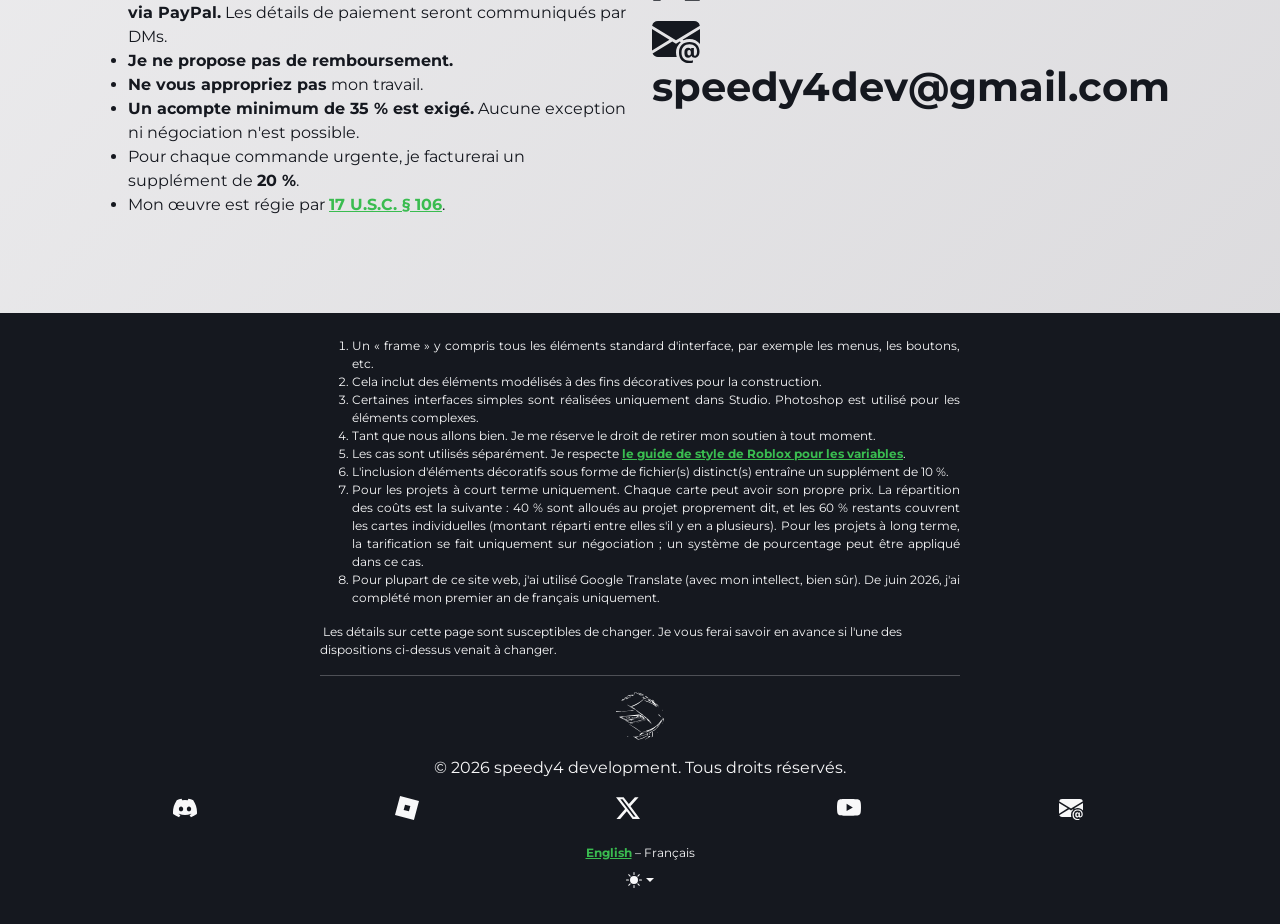
<file: fr/contact.html>
<!DOCTYPE html>
<html data-bs-theme="light" lang="en">

<head>
    <meta charset="utf-8">
    <meta name="viewport" content="width=device-width, initial-scale=1.0, viewport-fit=cover, shrink-to-fit=no">
    <title>speedy4's Portfolio</title>
    <meta name="twitter:image" content="https://speedy4.dev/assets/img/speedy4_development.png">
    <meta name="twitter:description" content="The hub for all my work under the official name speedy4 development, or for other projects.">
    <meta name="twitter:card" content="summary_large_image">
    <meta name="description" content="The hub for all my work under the official name speedy4 development, or for other projects.">
    <meta name="twitter:title" content="speedy4's Portfolio">
    <meta property="og:image" content="https://speedy4.dev/assets/img/speedy4_development.png">
    <script>
        (function() {

            // JavaScript snippet handling Dark/Light mode switching

            const getStoredTheme = () => localStorage.getItem('theme');
            const setStoredTheme = theme => localStorage.setItem('theme', theme);
            const forcedTheme = document.documentElement.getAttribute('data-bss-forced-theme');

            const getPreferredTheme = () => {

                if (forcedTheme) return forcedTheme;

                const storedTheme = getStoredTheme();
                if (storedTheme) {
                    return storedTheme;
                }

                const pageTheme = document.documentElement.getAttribute('data-bs-theme');

                if (pageTheme) {
                    return pageTheme;
                }

                return window.matchMedia('(prefers-color-scheme: dark)').matches ? 'dark' : 'light';
            }

            const setTheme = theme => {
                if (theme === 'auto' && window.matchMedia('(prefers-color-scheme: dark)').matches) {
                    document.documentElement.setAttribute('data-bs-theme', 'dark');
                } else {
                    document.documentElement.setAttribute('data-bs-theme', theme);
                }
            }

            setTheme(getPreferredTheme());

            const showActiveTheme = (theme, focus = false) => {
                const themeSwitchers = [].slice.call(document.querySelectorAll('.theme-switcher'));

                if (!themeSwitchers.length) return;

                document.querySelectorAll('[data-bs-theme-value]').forEach(element => {
                    element.classList.remove('active');
                    element.setAttribute('aria-pressed', 'false');
                });

                for (const themeSwitcher of themeSwitchers) {

                    const btnToActivate = themeSwitcher.querySelector('[data-bs-theme-value="' + theme + '"]');

                    if (btnToActivate) {
                        btnToActivate.classList.add('active');
                        btnToActivate.setAttribute('aria-pressed', 'true');
                    }
                }
            }

            window.matchMedia('(prefers-color-scheme: dark)').addEventListener('change', () => {
                const storedTheme = getStoredTheme();
                if (storedTheme !== 'light' && storedTheme !== 'dark') {
                    setTheme(getPreferredTheme());
                }
            });

            window.addEventListener('DOMContentLoaded', () => {
                showActiveTheme(getPreferredTheme());

                document.querySelectorAll('[data-bs-theme-value]')
                    .forEach(toggle => {
                        toggle.addEventListener('click', (e) => {
                            e.preventDefault();
                            const theme = toggle.getAttribute('data-bs-theme-value');
                            setStoredTheme(theme);
                            setTheme(theme);
                            showActiveTheme(theme);
                        })
                    })
            });
        })();
    </script>
    <link rel="icon" type="image/png" sizes="16x16" href="../assets/img/SpeedySilhouette_Favico.png">
    <link rel="icon" type="image/png" sizes="32x32" href="../assets/img/SpeedySilhouette_Favico_Large.png">
    <link rel="stylesheet" href="../assets/bootstrap/css/bootstrap.min.css">
    <link rel="stylesheet" href="../assets/css/Crimson%20Text.css">
    <link rel="stylesheet" href="../assets/css/IBM%20Plex%20Mono.css">
    <link rel="stylesheet" href="https://fonts.googleapis.com/css?family=Montserrat:400,800&amp;display=swap">
    <link rel="stylesheet" href="../assets/fonts/font-awesome.min.css">
    <link rel="stylesheet" href="../assets/css/bs-theme-overrides.css">
    <link rel="stylesheet" href="../assets/css/styles.css">
    <link rel="stylesheet" href="../assets/css/prism.css">
    <link rel="stylesheet" href="../assets/css/Features-Cards-icons.css">
    <link rel="stylesheet" href="../assets/css/Lightbox-Gallery-baguetteBox.min.css">
    <link rel="stylesheet" href="../assets/css/Pricing-Clean-badges.css">
</head>

<body class="default-body" style="min-height: 100vh;width: 100%;">
    <section class="d-flex flex-column justify-content-between align-items-center" style="padding-top: 1.5rem;width: 100%;min-height: auto;">
        <nav class="navbar navbar-expand-md fixed-top bg-body justify-content-between align-content-center glass-navbar" style="border-radius: 100px;width: 80%;min-height: 3.125rem;max-height: 5rem;margin-left: auto;margin-right: auto;margin-top: 1.5rem;border-color: transparent;margin-bottom: 13rem;">
            <div class="container-fluid"><a href="/fr/"><img class="navbar-logo-wordmark-fr" src="../assets/img/speedy4_development_navbar_logo.png"><img class="navbar-logo-img-fr" src="../assets/img/speedy4_development_navbar_logo_noText.png"></a><button data-bs-toggle="collapse" class="navbar-toggler navbar-toggler-override" data-bs-target="#navcol-1" style="border-radius: 100px;border-style: none;"><span class="visually-hidden">Toggle navigation</span><span class="navbar-toggler-icon navbar-logo-img"></span></button>
                <div class="collapse navbar-collapse d-xxl-flex navbar-nav1 navbar-nav-collapse" id="navcol-1" style="margin-right: auto;margin-left: auto;">
                    <ul class="navbar-nav d-xxl-flex flex-grow-0 align-self-center navbar-nav1 navbar-nav-collapse" style="margin-right: auto;margin-left: auto;width: auto;">
                        <li class="nav-item text-nowrap" style="width: auto !important;text-align: center;padding-right: 12px;padding-left: 12px;"><a class="nav-link active text-nowrap" href="/fr/" style="position: static;color: var(--bs-body-color);font-weight: bold;width: auto;"><span style="font-weight: normal !important;">ACCEUIL</span></a></li>
                        <li class="nav-item text-nowrap" style="position: static;width: auto !important;text-align: center;padding-right: 12px;padding-left: 12px;"><a class="nav-link text-nowrap" href="/fr/about" style="position: static;color: var(--bs-body-color);width: auto;min-width: auto;">SUR MOI</a></li>
                        <li class="nav-item text-nowrap" style="position: static;color: var(--bs-body-color);width: auto !important;text-align: center;padding-right: 12px;padding-left: 12px;"><a class="nav-link text-nowrap" href="/fr/interface" style="position: static;color: var(--bs-body-color);width: auto;">INTERFACE</a></li>
                        <li class="nav-item text-nowrap" style="position: static;color: var(--bs-body-color);width: auto !important;text-align: center;padding-right: 12px;padding-left: 12px;"><a class="nav-link text-nowrap" href="/fr/programming" style="position: static;color: var(--bs-body-color);width: auto;">PROGRAMMATION</a></li>
                        <li class="nav-item text-nowrap" style="position: static;color: var(--bs-body-color);width: auto !important;text-align: center;padding-right: 12px;padding-left: 12px;"><a class="nav-link text-nowrap" href="/fr/building" style="position: static;color: var(--bs-body-color);width: auto;">CONSTRUCTION</a></li>
                        <li class="nav-item text-nowrap" style="position: static;color: var(--bs-body-color);width: auto !important;text-align: center;padding-right: 12px;padding-left: 12px;opacity: 0.50;"><a class="nav-link text-nowrap" style="position: static;color: var(--bs-body-color);width: auto;">CRITIQUE</a></li>
                    </ul>
                </div>
                <ul class="navbar-nav">
                    <li class="nav-item d-xxl-flex align-items-xxl-center" style="width: auto;padding-right: .5rem;"><a class="nav-link active navbar-contact-text" href="#" style="position: static;color: var(--bs-body-color);font-weight: bold;">CONTACTEZ</a><a class="nav-link link-primary" href="#"><i class="fa fa-send" style="margin-left: auto;"></i></a></li>
                </ul>
            </div>
        </nav>
        <div class="vstack d-xxl-flex justify-content-xxl-start align-items-xxl-center" style="margin: auto;width: 85%;margin-top: 10rem;margin-bottom: 5rem;margin-right: auto;margin-left: auto;">
            <div class="row" style="width: 100%;margin-bottom: -1rem;margin-right: auto;margin-left: auto;">
                <div class="col">
                    <h1 class="text-break" style="font-weight: bold;text-align: center;font-size: 4rem;">INFORMATION DES PRIX ET CONTACT</h1>
                    <p style="text-align: center;margin-bottom: 2rem;"><strong>AVIS&nbsp;</strong>: Les prix sont négotiables et susceptibles de changer. Ce sont des prix de base. Les commissions doivent respecter les <a href="#terms-of-service"><strong>conditions de service</strong></a>. Aussi, <strong>je ne suis pas fluent en français</strong><a href="#footnotes"><strong>⁸</strong></a>.<br>Vous souhaitez faire appel à mes services sur le long terme ? Les prix sont disponibles par messagerie. Généralement, ils s'alignent sur les prix indiqués ci-dessous.</p>
                </div>
            </div>
            <div class="row" style="width: 100%;margin-right: auto;margin-left: auto;">
                <div class="col" style="margin-top: 1rem;">
                    <div class="card h-100 glass-item" style="border-radius: 24px;">
                        <div class="card-body d-flex flex-column justify-content-between p-4" style="background: transparent;border-width: 0px;border-radius: 24px;">
                            <div>
                                <h6 class="text-muted" style="font-size: .75rem;">INTERFACE – par FRAME<a href="#footnotes"><strong>¹</strong></a></h6>
                                <h4 class="display-6 fw-bold" style="font-size: 2rem;">R$ 180 / $1.75</h4>
                                <hr>
                                <ul class="list-unstyled">
                                    <li class="d-flex mb-2"><span class="bs-icon-xs bs-icon-rounded bs-icon-primary-light bs-icon me-2" style="color: #3abc50;background: #3abc5020;"><svg xmlns="http://www.w3.org/2000/svg" width="1em" height="1em" fill="currentColor" viewBox="0 0 16 16" class="bi bi-star-fill" style="color: var(--bs-secondary);">
                                                <path d="M3.612 15.443c-.386.198-.824-.149-.746-.592l.83-4.73L.173 6.765c-.329-.314-.158-.888.283-.95l4.898-.696L7.538.792c.197-.39.73-.39.927 0l2.184 4.327 4.898.696c.441.062.612.636.282.95l-3.522 3.356.83 4.73c.078.443-.36.79-.746.592L8 13.187l-4.389 2.256z"></path>
                                            </svg></span><span><strong>Le sens aigu de détail</strong></span></li>
                                    <li class="d-flex mb-2"><span class="bs-icon-xs bs-icon-rounded bs-icon-primary-light bs-icon me-2" style="color: #3abc50;background: #3abc5020;"><svg xmlns="http://www.w3.org/2000/svg" width="1em" height="1em" fill="currentColor" viewBox="0 0 16 16" class="bi bi-star-fill" style="color: var(--bs-secondary);">
                                                <path d="M3.612 15.443c-.386.198-.824-.149-.746-.592l.83-4.73L.173 6.765c-.329-.314-.158-.888.283-.95l4.898-.696L7.538.792c.197-.39.73-.39.927 0l2.184 4.327 4.898.696c.441.062.612.636.282.95l-3.522 3.356.83 4.73c.078.443-.36.79-.746.592L8 13.187l-4.389 2.256z"></path>
                                            </svg></span><span><strong>Réalisée avec Photoshop</strong><a href="#footnotes"><strong>³</strong></a></span></li>
                                    <li class="d-flex mb-2"><span class="bs-icon-xs bs-icon-rounded bs-icon-primary-light bs-icon me-2" style="color: #3abc50;background: #3abc5020;"><svg xmlns="http://www.w3.org/2000/svg" width="1em" height="1em" fill="currentColor" viewBox="0 0 16 16" class="bi bi-check-lg" style="color: var(--bs-secondary);">
                                                <path d="M12.736 3.97a.733.733 0 0 1 1.047 0c.286.289.29.756.01 1.05L7.88 12.01a.733.733 0 0 1-1.065.02L3.217 8.384a.757.757 0 0 1 0-1.06.733.733 0 0 1 1.047 0l3.052 3.093 5.4-6.425a.247.247 0 0 1 .02-.022"></path>
                                            </svg></span><span>Les fichiers .PSD inclus</span></li>
                                    <li class="d-flex mb-2"><span class="bs-icon-xs bs-icon-rounded bs-icon-primary-light bs-icon me-2" style="color: #3abc50;background: #3abc5020;"><svg xmlns="http://www.w3.org/2000/svg" width="1em" height="1em" fill="currentColor" viewBox="0 0 16 16" class="bi bi-check-lg" style="color: var(--bs-secondary);">
                                                <path d="M12.736 3.97a.733.733 0 0 1 1.047 0c.286.289.29.756.01 1.05L7.88 12.01a.733.733 0 0 1-1.065.02L3.217 8.384a.757.757 0 0 1 0-1.06.733.733 0 0 1 1.047 0l3.052 3.093 5.4-6.425a.247.247 0 0 1 .02-.022"></path>
                                            </svg></span><span>Les PNGs d'haute qualité, sans contours nègres</span></li>
                                    <li class="d-flex mb-2"><span class="bs-icon-xs bs-icon-rounded bs-icon-primary-light bs-icon me-2" style="color: #3abc50;background: #3abc5020;"><svg xmlns="http://www.w3.org/2000/svg" width="1em" height="1em" fill="currentColor" viewBox="0 0 16 16" class="bi bi-check-lg" style="color: var(--bs-secondary);">
                                                <path d="M12.736 3.97a.733.733 0 0 1 1.047 0c.286.289.29.756.01 1.05L7.88 12.01a.733.733 0 0 1-1.065.02L3.217 8.384a.757.757 0 0 1 0-1.06.733.733 0 0 1 1.047 0l3.052 3.093 5.4-6.425a.247.247 0 0 1 .02-.022"></path>
                                            </svg></span><span>Toutes sortes des styles sont disponibles</span></li>
                                    <li class="d-flex mb-2"><span class="bs-icon-xs bs-icon-rounded bs-icon-primary-light bs-icon me-2" style="color: #3abc50;background: #3abc5020;"><svg xmlns="http://www.w3.org/2000/svg" width="1em" height="1em" fill="currentColor" viewBox="0 0 16 16" class="bi bi-check-lg" style="color: var(--bs-secondary);">
                                                <path d="M12.736 3.97a.733.733 0 0 1 1.047 0c.286.289.29.756.01 1.05L7.88 12.01a.733.733 0 0 1-1.065.02L3.217 8.384a.757.757 0 0 1 0-1.06.733.733 0 0 1 1.047 0l3.052 3.093 5.4-6.425a.247.247 0 0 1 .02-.022"></path>
                                            </svg></span><span>Vous recevez des mises à jour de statut consistents</span></li>
                                </ul>
                            </div>
                        </div>
                    </div>
                </div>
                <div class="col" style="margin-top: 1rem;">
                    <div class="card h-100 glass-item" style="border-radius: 24px;">
                        <div class="card-body d-flex flex-column justify-content-between p-4" style="background: transparent;border-width: 0px;border-radius: 24px;">
                            <div>
                                <h6 class="text-muted" style="font-size: .75rem;">PROGRAMMATION – par SYSTÈME</h6>
                                <h4 class="display-6 fw-bold" style="font-size: 2rem;">R$ 2,000 / $15</h4>
                                <hr>
                                <ul class="list-unstyled">
                                    <li class="d-flex mb-2"><span class="bs-icon-xs bs-icon-rounded bs-icon-primary-light bs-icon me-2" style="color: #3abc50;background: #3abc5020;"><svg xmlns="http://www.w3.org/2000/svg" width="1em" height="1em" fill="currentColor" viewBox="0 0 16 16" class="bi bi-star-fill" style="color: var(--bs-secondary);">
                                                <path d="M3.612 15.443c-.386.198-.824-.149-.746-.592l.83-4.73L.173 6.765c-.329-.314-.158-.888.283-.95l4.898-.696L7.538.792c.197-.39.73-.39.927 0l2.184 4.327 4.898.696c.441.062.612.636.282.95l-3.522 3.356.83 4.73c.078.443-.36.79-.746.592L8 13.187l-4.389 2.256z"></path>
                                            </svg></span><span><strong>Code propre, optimisé et sans bugs</strong></span></li>
                                    <li class="d-flex mb-2"><span class="bs-icon-xs bs-icon-rounded bs-icon-primary-light bs-icon me-2" style="color: #3abc50;background: #3abc5020;"><svg xmlns="http://www.w3.org/2000/svg" width="1em" height="1em" fill="currentColor" viewBox="0 0 16 16" class="bi bi-star-fill" style="color: var(--bs-secondary);">
                                                <path d="M3.612 15.443c-.386.198-.824-.149-.746-.592l.83-4.73L.173 6.765c-.329-.314-.158-.888.283-.95l4.898-.696L7.538.792c.197-.39.73-.39.927 0l2.184 4.327 4.898.696c.441.062.612.636.282.95l-3.522 3.356.83 4.73c.078.443-.36.79-.746.592L8 13.187l-4.389 2.256z"></path>
                                            </svg></span><span><strong>Soutien à vie</strong><a href="#footnotes"><strong>⁴</strong></a></span></li>
                                    <li class="d-flex mb-2"><span class="bs-icon-xs bs-icon-rounded bs-icon-primary-light bs-icon me-2" style="color: #3abc50;background: #3abc5020;"><svg xmlns="http://www.w3.org/2000/svg" width="1em" height="1em" fill="currentColor" viewBox="0 0 16 16" class="bi bi-check-lg" style="color: var(--bs-secondary);">
                                                <path d="M12.736 3.97a.733.733 0 0 1 1.047 0c.286.289.29.756.01 1.05L7.88 12.01a.733.733 0 0 1-1.065.02L3.217 8.384a.757.757 0 0 1 0-1.06.733.733 0 0 1 1.047 0l3.052 3.093 5.4-6.425a.247.247 0 0 1 .02-.022"></path>
                                            </svg></span><span>Frontend, backend – datastore, interface, logique de serveur, etc.</span></li>
                                    <li class="d-flex mb-2"><span class="bs-icon-xs bs-icon-rounded bs-icon-primary-light bs-icon me-2" style="color: #3abc50;background: #3abc5020;"><svg xmlns="http://www.w3.org/2000/svg" width="1em" height="1em" fill="currentColor" viewBox="0 0 16 16" class="bi bi-check-lg" style="color: var(--bs-secondary);">
                                                <path d="M12.736 3.97a.733.733 0 0 1 1.047 0c.286.289.29.756.01 1.05L7.88 12.01a.733.733 0 0 1-1.065.02L3.217 8.384a.757.757 0 0 1 0-1.06.733.733 0 0 1 1.047 0l3.052 3.093 5.4-6.425a.247.247 0 0 1 .02-.022"></path>
                                            </svg></span><span>Noms de Camel et Snake Case<a href="#footnotes"><strong>⁵</strong></a></span></li>
                                    <li class="d-flex mb-2"><span class="bs-icon-xs bs-icon-rounded bs-icon-primary-light bs-icon me-2" style="color: #3abc50;background: #3abc5020;"><svg xmlns="http://www.w3.org/2000/svg" width="1em" height="1em" fill="currentColor" viewBox="0 0 16 16" class="bi bi-check-lg" style="color: var(--bs-secondary);">
                                                <path d="M12.736 3.97a.733.733 0 0 1 1.047 0c.286.289.29.756.01 1.05L7.88 12.01a.733.733 0 0 1-1.065.02L3.217 8.384a.757.757 0 0 1 0-1.06.733.733 0 0 1 1.047 0l3.052 3.093 5.4-6.425a.247.247 0 0 1 .02-.022"></path>
                                            </svg></span><span>Vous recevez des mises à jour de statut consistents</span></li>
                                </ul>
                            </div>
                        </div>
                    </div>
                </div>
                <div class="col" style="margin-top: 1rem;">
                    <div class="card h-100 glass-item" style="border-radius: 24px;">
                        <div class="card-body d-flex flex-column justify-content-between p-4" style="background: transparent;border-width: 0px;border-radius: 24px;">
                            <div>
                                <h6 class="text-muted" style="font-size: .75rem;">CONSTRUCTION – par BÂTIMENT<a href="#footnotes"><strong>²</strong></a></h6>
                                <h4 class="display-6 fw-bold" style="font-size: 2rem;">R$ 200 / $2</h4>
                                <hr>
                                <ul class="list-unstyled">
                                    <li class="d-flex mb-2"><span class="bs-icon-xs bs-icon-rounded bs-icon-primary-light bs-icon me-2" style="color: #3abc50;background: #3abc5020;"><svg xmlns="http://www.w3.org/2000/svg" width="1em" height="1em" fill="currentColor" viewBox="0 0 16 16" class="bi bi-star-fill" style="color: var(--bs-secondary);">
                                                <path d="M3.612 15.443c-.386.198-.824-.149-.746-.592l.83-4.73L.173 6.765c-.329-.314-.158-.888.283-.95l4.898-.696L7.538.792c.197-.39.73-.39.927 0l2.184 4.327 4.898.696c.441.062.612.636.282.95l-3.522 3.356.83 4.73c.078.443-.36.79-.746.592L8 13.187l-4.389 2.256z"></path>
                                            </svg></span><span><strong>Le sens aigu de détail</strong></span></li>
                                    <li class="d-flex mb-2"><span class="bs-icon-xs bs-icon-rounded bs-icon-primary-light bs-icon me-2" style="color: #3abc50;background: #3abc5020;"><svg xmlns="http://www.w3.org/2000/svg" width="1em" height="1em" fill="currentColor" viewBox="0 0 16 16" class="bi bi-star-fill" style="color: var(--bs-secondary);">
                                                <path d="M3.612 15.443c-.386.198-.824-.149-.746-.592l.83-4.73L.173 6.765c-.329-.314-.158-.888.283-.95l4.898-.696L7.538.792c.197-.39.73-.39.927 0l2.184 4.327 4.898.696c.441.062.612.636.282.95l-3.522 3.356.83 4.73c.078.443-.36.79-.746.592L8 13.187l-4.389 2.256z"></path>
                                            </svg></span><span><strong>Optimisé pour toutes sortes d'appareils</strong></span></li>
                                    <li class="d-flex mb-2"><span class="bs-icon-xs bs-icon-rounded bs-icon-primary-light bs-icon me-2" style="color: #3abc50;background: #3abc5020;"><svg xmlns="http://www.w3.org/2000/svg" width="1em" height="1em" fill="currentColor" viewBox="0 0 16 16" class="bi bi-check-lg" style="color: var(--bs-secondary);">
                                                <path d="M12.736 3.97a.733.733 0 0 1 1.047 0c.286.289.29.756.01 1.05L7.88 12.01a.733.733 0 0 1-1.065.02L3.217 8.384a.757.757 0 0 1 0-1.06.733.733 0 0 1 1.047 0l3.052 3.093 5.4-6.425a.247.247 0 0 1 .02-.022"></path>
                                            </svg></span><span>Tous les fichiers sont inclus (en cas échéant)</span></li>
                                    <li class="d-flex mb-2"><span class="bs-icon-xs bs-icon-rounded bs-icon-primary-light bs-icon me-2" style="color: #3abc50;background: #3abc5020;"><svg xmlns="http://www.w3.org/2000/svg" width="1em" height="1em" fill="currentColor" viewBox="0 0 16 16" class="bi bi-check-lg" style="color: var(--bs-secondary);">
                                                <path d="M12.736 3.97a.733.733 0 0 1 1.047 0c.286.289.29.756.01 1.05L7.88 12.01a.733.733 0 0 1-1.065.02L3.217 8.384a.757.757 0 0 1 0-1.06.733.733 0 0 1 1.047 0l3.052 3.093 5.4-6.425a.247.247 0 0 1 .02-.022"></path>
                                            </svg></span><span>Les décorations sont inclus<a href="#footnotes"><strong>⁶</strong></a></span></li>
                                    <li class="d-flex mb-2"><span class="bs-icon-xs bs-icon-rounded bs-icon-primary-light bs-icon me-2" style="color: #3abc50;background: #3abc5020;"><svg xmlns="http://www.w3.org/2000/svg" width="1em" height="1em" fill="currentColor" viewBox="0 0 16 16" class="bi bi-check-lg" style="color: var(--bs-secondary);">
                                                <path d="M12.736 3.97a.733.733 0 0 1 1.047 0c.286.289.29.756.01 1.05L7.88 12.01a.733.733 0 0 1-1.065.02L3.217 8.384a.757.757 0 0 1 0-1.06.733.733 0 0 1 1.047 0l3.052 3.093 5.4-6.425a.247.247 0 0 1 .02-.022"></path>
                                            </svg></span><span>Vous recevez des mises à jour de statut consistents</span></li>
                                </ul>
                            </div>
                        </div>
                    </div>
                </div>
                <div class="col" style="margin-top: 1rem;">
                    <div class="card h-100 glass-item" style="border-radius: 24px;">
                        <div class="card-body d-flex flex-column justify-content-between p-4" style="background: transparent;border-width: 0px;border-radius: 24px;">
                            <div>
                                <h6 class="text-muted" style="font-size: .75rem;">CONCEPTION des CARTES – par PROJET<a href="#footnotes"><strong>⁷</strong></a></h6>
                                <h4 class="display-6 fw-bold" style="font-size: 2rem;">R$ 20K / $120</h4>
                                <hr>
                                <ul class="list-unstyled">
                                    <li class="d-flex mb-2"><span class="bs-icon-xs bs-icon-rounded bs-icon-primary-light bs-icon me-2" style="color: #3abc50;background: #3abc5020;"><svg xmlns="http://www.w3.org/2000/svg" width="1em" height="1em" fill="currentColor" viewBox="0 0 16 16" class="bi bi-star-fill" style="color: var(--bs-secondary);">
                                                <path d="M3.612 15.443c-.386.198-.824-.149-.746-.592l.83-4.73L.173 6.765c-.329-.314-.158-.888.283-.95l4.898-.696L7.538.792c.197-.39.73-.39.927 0l2.184 4.327 4.898.696c.441.062.612.636.282.95l-3.522 3.356.83 4.73c.078.443-.36.79-.746.592L8 13.187l-4.389 2.256z"></path>
                                            </svg></span><span><strong>Produit fini magnifiqué et soigné</strong></span></li>
                                    <li class="d-flex mb-2"><span class="bs-icon-xs bs-icon-rounded bs-icon-primary-light bs-icon me-2" style="color: #3abc50;background: #3abc5020;"><svg xmlns="http://www.w3.org/2000/svg" width="1em" height="1em" fill="currentColor" viewBox="0 0 16 16" class="bi bi-star-fill" style="color: var(--bs-secondary);">
                                                <path d="M3.612 15.443c-.386.198-.824-.149-.746-.592l.83-4.73L.173 6.765c-.329-.314-.158-.888.283-.95l4.898-.696L7.538.792c.197-.39.73-.39.927 0l2.184 4.327 4.898.696c.441.062.612.636.282.95l-3.522 3.356.83 4.73c.078.443-.36.79-.746.592L8 13.187l-4.389 2.256z"></path>
                                            </svg></span><span><strong>Tous les choses : lumière, terrain, etc.</strong></span></li>
                                    <li class="d-flex mb-2"><span class="bs-icon-xs bs-icon-rounded bs-icon-primary-light bs-icon me-2" style="color: #3abc50;background: #3abc5020;"><svg xmlns="http://www.w3.org/2000/svg" width="1em" height="1em" fill="currentColor" viewBox="0 0 16 16" class="bi bi-star-fill" style="color: var(--bs-secondary);">
                                                <path d="M3.612 15.443c-.386.198-.824-.149-.746-.592l.83-4.73L.173 6.765c-.329-.314-.158-.888.283-.95l4.898-.696L7.538.792c.197-.39.73-.39.927 0l2.184 4.327 4.898.696c.441.062.612.636.282.95l-3.522 3.356.83 4.73c.078.443-.36.79-.746.592L8 13.187l-4.389 2.256z"></path>
                                            </svg></span><span><strong>Carte de toute échelle</strong></span></li>
                                    <li class="d-flex mb-2"><span class="bs-icon-xs bs-icon-rounded bs-icon-primary-light bs-icon me-2" style="color: #3abc50;background: #3abc5020;"><svg xmlns="http://www.w3.org/2000/svg" width="1em" height="1em" fill="currentColor" viewBox="0 0 16 16" class="bi bi-check-lg" style="color: var(--bs-secondary);">
                                                <path d="M12.736 3.97a.733.733 0 0 1 1.047 0c.286.289.29.756.01 1.05L7.88 12.01a.733.733 0 0 1-1.065.02L3.217 8.384a.757.757 0 0 1 0-1.06.733.733 0 0 1 1.047 0l3.052 3.093 5.4-6.425a.247.247 0 0 1 .02-.022"></path>
                                            </svg></span><span>Niveau de détail réaliste et demi-réaliste uniquement</span></li>
                                    <li class="d-flex mb-2"><span class="bs-icon-xs bs-icon-rounded bs-icon-primary-light bs-icon me-2" style="color: #3abc50;background: #3abc5020;"><svg xmlns="http://www.w3.org/2000/svg" width="1em" height="1em" fill="currentColor" viewBox="0 0 16 16" class="bi bi-check-lg" style="color: var(--bs-secondary);">
                                                <path d="M12.736 3.97a.733.733 0 0 1 1.047 0c.286.289.29.756.01 1.05L7.88 12.01a.733.733 0 0 1-1.065.02L3.217 8.384a.757.757 0 0 1 0-1.06.733.733 0 0 1 1.047 0l3.052 3.093 5.4-6.425a.247.247 0 0 1 .02-.022"></path>
                                            </svg></span><span>Vous recevez des mises à jour de statut consistents</span></li>
                                </ul>
                            </div>
                        </div>
                    </div>
                </div>
            </div>
            <hr style="margin-top: 3rem;width: 100%;margin-bottom: 3rem;">
            <div class="row">
                <div class="col" style="margin-left: auto;margin-right: auto;">
                    <h2 class="text-break" style="text-align: center;"><strong>TOUJOURS INTÉRESSÉ?</strong></h2>
                    <p style="margin-bottom: 2rem;text-align: center;">Pour les questions officiels, vous pouvez me joindre sur la plupart des grandes plateformes de médias sociaux. Veuillez noter que je suis dans <a href="https://www.timeanddate.com/time/zones/cst"><strong>le fuseau horaire du Centre</strong></a>.<br><em>Les moyens de contact sont affichés par ordre de rapidité de réponse.</em></p>
                </div>
            </div>
            <div class="col" style="margin-left: auto;margin-right: auto;width: 100%;">
                <div class="row align-items-center">
                    <div class="col">
                        <h3 id="terms-of-service" style="width: 100%;text-align: center;"><strong>CONDITIONS DE SERVICE</strong></h3>
                        <ul style="text-align: left;">
                            <li>Je me réserve le droit de refuser toute commission, pour quelque raison que ce soit.</li>
                            <li>Tous les travaux que je réalise pour vous sont couverts par mes copyrights et demeurent ma propriété intellectuelle. Je ne les utiliserai pas à d'autres fins ; toutefois, vous devrez retirer mon contenu si je vous le demande.</li>
                            <li>I reserve the right to use any commissioned work for display on this web site. Je me réserve le droit d'utiliser toute œuvre de commande pour l'exposition sur ce site web.</li>
                            <li><strong>J'accepte uniquement les paiements en Robux ou en USD via PayPal.</strong> Les détails de paiement seront communiqués par DMs.</li>
                            <li><strong>Je ne propose pas de remboursement.</strong></li>
                            <li><strong>Ne vous appropriez pas</strong>&nbsp;mon travail.</li>
                            <li><strong>Un acompte minimum de 35 % est exigé.</strong>&nbsp;Aucune exception ni négociation n'est possible.</li>
                            <li>Pour chaque commande urgente, je facturerai un supplément de <strong>20 %</strong>.</li>
                            <li>Mon œuvre est régie par&nbsp;<a href="https://uscode.house.gov/view.xhtml?req=granuleid:USC-prelim-title17-section106&amp;num=0&amp;edition=prelim"><strong>17 U.S.C. § 106</strong></a>.</li>
                        </ul>
                    </div>
                    <div class="col">
                        <h1><svg xmlns="http://www.w3.org/2000/svg" width="1em" height="1em" fill="currentColor" viewBox="0 0 16 16" class="bi bi-discord" data-bs-toggle="tooltip" data-bss-tooltip="" style="width: auto;height: 3rem;margin-right: 1rem;font-size: 128px;" title="Discord">
                                <path d="M13.545 2.907a13.227 13.227 0 0 0-3.257-1.011.05.05 0 0 0-.052.025c-.141.25-.297.577-.406.833a12.19 12.19 0 0 0-3.658 0 8.258 8.258 0 0 0-.412-.833.051.051 0 0 0-.052-.025c-1.125.194-2.22.534-3.257 1.011a.041.041 0 0 0-.021.018C.356 6.024-.213 9.047.066 12.032c.001.014.01.028.021.037a13.276 13.276 0 0 0 3.995 2.02.05.05 0 0 0 .056-.019c.308-.42.582-.863.818-1.329a.05.05 0 0 0-.01-.059.051.051 0 0 0-.018-.011 8.875 8.875 0 0 1-1.248-.595.05.05 0 0 1-.02-.066.051.051 0 0 1 .015-.019c.084-.063.168-.129.248-.195a.05.05 0 0 1 .051-.007c2.619 1.196 5.454 1.196 8.041 0a.052.052 0 0 1 .053.007c.08.066.164.132.248.195a.051.051 0 0 1-.004.085 8.254 8.254 0 0 1-1.249.594.05.05 0 0 0-.03.03.052.052 0 0 0 .003.041c.24.465.515.909.817 1.329a.05.05 0 0 0 .056.019 13.235 13.235 0 0 0 4.001-2.02.049.049 0 0 0 .021-.037c.334-3.451-.559-6.449-2.366-9.106a.034.034 0 0 0-.02-.019Zm-8.198 7.307c-.789 0-1.438-.724-1.438-1.612 0-.889.637-1.613 1.438-1.613.807 0 1.45.73 1.438 1.613 0 .888-.637 1.612-1.438 1.612m5.316 0c-.788 0-1.438-.724-1.438-1.612 0-.889.637-1.613 1.438-1.613.807 0 1.451.73 1.438 1.613 0 .888-.631 1.612-1.438 1.612"></path>
                            </svg><strong>speedy4dev</strong></h1>
                        <h1><img data-bs-toggle="tooltip" data-bss-tooltip="" class="roblox-icon" style="margin-right: 1rem;width: 3rem;height: 3rem;" src="../assets/img/Roblox_Logo_Dark.svg" title="Roblox"><strong>@speedy4dev</strong></h1>
                        <h1><svg xmlns="http://www.w3.org/2000/svg" width="1em" height="1em" fill="currentColor" viewBox="0 0 16 16" class="bi bi-twitter-x" data-bs-toggle="tooltip" data-bss-tooltip="" style="width: auto;height: 3rem;margin-right: 1rem;font-size: 128px;" title="X (Twitter)">
                                <path d="M12.6.75h2.454l-5.36 6.142L16 15.25h-4.937l-3.867-5.07-4.425 5.07H.316l5.733-6.57L0 .75h5.063l3.495 4.633L12.601.75Zm-.86 13.028h1.36L4.323 2.145H2.865l8.875 11.633Z"></path>
                            </svg><strong>@speedy4dev</strong></h1>
                        <h1><svg xmlns="http://www.w3.org/2000/svg" width="1em" height="1em" fill="currentColor" viewBox="0 0 16 16" class="bi bi-envelope-at-fill" data-bs-toggle="tooltip" data-bss-tooltip="" style="width: auto;height: 3rem;margin-right: 1rem;font-size: 128px;" title="E-mail">
                                <path d="M2 2A2 2 0 0 0 .05 3.555L8 8.414l7.95-4.859A2 2 0 0 0 14 2zm-2 9.8V4.698l5.803 3.546L0 11.801Zm6.761-2.97-6.57 4.026A2 2 0 0 0 2 14h6.256A4.493 4.493 0 0 1 8 12.5a4.49 4.49 0 0 1 1.606-3.446l-.367-.225L8 9.586l-1.239-.757ZM16 9.671V4.697l-5.803 3.546.338.208A4.482 4.482 0 0 1 12.5 8c1.414 0 2.675.652 3.5 1.671"></path>
                                <path d="M15.834 12.244c0 1.168-.577 2.025-1.587 2.025-.503 0-1.002-.228-1.12-.648h-.043c-.118.416-.543.643-1.015.643-.77 0-1.259-.542-1.259-1.434v-.529c0-.844.481-1.4 1.26-1.4.585 0 .87.333.953.63h.03v-.568h.905v2.19c0 .272.18.42.411.42.315 0 .639-.415.639-1.39v-.118c0-1.277-.95-2.326-2.484-2.326h-.04c-1.582 0-2.64 1.067-2.64 2.724v.157c0 1.867 1.237 2.654 2.57 2.654h.045c.507 0 .935-.07 1.18-.18v.731c-.219.1-.643.175-1.237.175h-.044C10.438 16 9 14.82 9 12.646v-.214C9 10.36 10.421 9 12.485 9h.035c2.12 0 3.314 1.43 3.314 3.034zm-4.04.21v.227c0 .586.227.8.581.8.31 0 .564-.17.564-.743v-.367c0-.516-.275-.708-.572-.708-.346 0-.573.245-.573.791Z"></path>
                            </svg><strong>speedy4dev@gmail.com</strong></h1>
                    </div>
                </div>
            </div>
        </div>
        <footer class="text-center py-4" style="width: 100%;height: auto;background: rgb(21,24,31);">
            <ol id="footnotes" style="color: rgb(248,248,249);font-size: .75rem;text-align: justify;margin-left: auto;margin-right: auto;width: 50%;">
                <li style="width: auto;">Un « frame » y compris tous les éléments standard d'interface, par exemple les menus, les boutons, etc.</li>
                <li style="width: auto;">Cela inclut des éléments modélisés à des fins décoratives pour la construction.</li>
                <li style="width: auto;">Certaines interfaces simples sont réalisées uniquement dans Studio. Photoshop est utilisé pour les éléments complexes.</li>
                <li style="width: auto;">Tant que nous allons bien. Je me réserve le droit de retirer mon soutien à tout moment.</li>
                <li style="width: auto;">Les cas sont utilisés séparément. Je respecte <a href="https://create.roblox.com/docs/luau/variables"><strong>le guide de style de Roblox pour les variables</strong></a>.</li>
                <li style="width: auto;">L'inclusion d'éléments décoratifs sous forme de fichier(s) distinct(s) entraîne un supplément de 10 %.</li>
                <li style="width: auto;">Pour les projets à court terme uniquement. Chaque carte peut avoir son propre prix. La répartition des coûts est la suivante : 40 % sont alloués au projet proprement dit, et les 60 % restants couvrent les cartes individuelles (montant réparti entre elles s'il y en a plusieurs). Pour les projets à long terme, la tarification se fait uniquement sur négociation ; un système de pourcentage peut être appliqué dans ce cas.</li>
                <li style="width: auto;">Pour plupart de ce site web, j'ai utilisé Google Translate (avec mon intellect, bien sûr). De juin 2026, j'ai complété mon premier an de français uniquement.</li>
            </ol>
            <p style="width: 50%;margin-left: auto;margin-right: auto;color: rgb(248,248,249);text-align: left;font-size: .75rem;">&nbsp;Les détails sur cette page sont susceptibles de changer. Je vous ferai savoir en avance si l'une des dispositions ci-dessus venait à changer.</p>
            <hr style="width: 50%;color: rgb(248,248,249);margin-right: auto;margin-left: auto;margin-bottom: 1rem;">
            <div class="vstack d-xxl-flex justify-content-xxl-center align-items-xxl-center"><img src="../assets/img/SpeedySilhouetteNew.svg" style="width: 3rem;margin-left: auto;margin-right: auto;margin-bottom: 0.5rem;color: rgb(248,248,249) !important;">
                <p class="text-muted my-2" style="color: rgb(248,248,249) !important;">© 2026 speedy4 development. Tous droits réservés.</p>
                <ul class="list-inline d-inline-flex d-xxl-flex justify-content-evenly my-2">
                    <li class="list-inline-item me-4">
                        <div class="bs-icon-circle bs-icon-primary bs-icon" style="background: transparent;"><svg xmlns="http://www.w3.org/2000/svg" width="1em" height="1em" fill="currentColor" viewBox="0 0 16 16" class="bi bi-discord" data-bs-toggle="tooltip" data-bss-tooltip="" style="width: 100%;height: 100%;color: rgb(248,248,249) !important;" title="speedy4dev sur Discord">
                                <path d="M13.545 2.907a13.227 13.227 0 0 0-3.257-1.011.05.05 0 0 0-.052.025c-.141.25-.297.577-.406.833a12.19 12.19 0 0 0-3.658 0 8.258 8.258 0 0 0-.412-.833.051.051 0 0 0-.052-.025c-1.125.194-2.22.534-3.257 1.011a.041.041 0 0 0-.021.018C.356 6.024-.213 9.047.066 12.032c.001.014.01.028.021.037a13.276 13.276 0 0 0 3.995 2.02.05.05 0 0 0 .056-.019c.308-.42.582-.863.818-1.329a.05.05 0 0 0-.01-.059.051.051 0 0 0-.018-.011 8.875 8.875 0 0 1-1.248-.595.05.05 0 0 1-.02-.066.051.051 0 0 1 .015-.019c.084-.063.168-.129.248-.195a.05.05 0 0 1 .051-.007c2.619 1.196 5.454 1.196 8.041 0a.052.052 0 0 1 .053.007c.08.066.164.132.248.195a.051.051 0 0 1-.004.085 8.254 8.254 0 0 1-1.249.594.05.05 0 0 0-.03.03.052.052 0 0 0 .003.041c.24.465.515.909.817 1.329a.05.05 0 0 0 .056.019 13.235 13.235 0 0 0 4.001-2.02.049.049 0 0 0 .021-.037c.334-3.451-.559-6.449-2.366-9.106a.034.034 0 0 0-.02-.019Zm-8.198 7.307c-.789 0-1.438-.724-1.438-1.612 0-.889.637-1.613 1.438-1.613.807 0 1.45.73 1.438 1.613 0 .888-.637 1.612-1.438 1.612m5.316 0c-.788 0-1.438-.724-1.438-1.612 0-.889.637-1.613 1.438-1.613.807 0 1.451.73 1.438 1.613 0 .888-.631 1.612-1.438 1.612"></path>
                            </svg></div>
                    </li>
                    <li class="list-inline-item me-4">
                        <div class="bs-icon-circle bs-icon-primary bs-icon" style="background: transparent;"><img data-bs-toggle="tooltip" data-bss-tooltip="" src="../assets/img/Roblox_Logo.svg" style="width: 100%;height: 100%;color: rgb(248,248,249) !important;" title="@speedy4dev sur Roblox"></div>
                    </li>
                    <li class="list-inline-item me-4" style="color: rgb(248,248,249) !important;">
                        <div class="bs-icon-circle bs-icon-primary bs-icon" style="background: transparent;color: rgb(248,248,249) !important;"><svg xmlns="http://www.w3.org/2000/svg" width="1em" height="1em" fill="currentColor" viewBox="0 0 16 16" class="bi bi-twitter-x" data-bs-toggle="tooltip" data-bss-tooltip="" style="width: 100%;height: 100%;color: rgb(248,248,249) !important;" title="@speedy4dev sur X">
                                <path d="M12.6.75h2.454l-5.36 6.142L16 15.25h-4.937l-3.867-5.07-4.425 5.07H.316l5.733-6.57L0 .75h5.063l3.495 4.633L12.601.75Zm-.86 13.028h1.36L4.323 2.145H2.865l8.875 11.633Z"></path>
                            </svg></div>
                    </li>
                    <li class="list-inline-item me-4" style="color: rgb(248,248,249) !important;">
                        <div class="bs-icon-circle bs-icon-primary bs-icon" style="background: transparent;color: rgb(248,248,249) !important;"><svg xmlns="http://www.w3.org/2000/svg" width="1em" height="1em" fill="currentColor" viewBox="0 0 16 16" class="bi bi-youtube" data-bs-toggle="tooltip" data-bss-tooltip="" style="width: 100%;height: 100%;color: rgb(248,248,249) !important;" title="@speed_y4dev sur YouTube">
                                <path d="M8.051 1.999h.089c.822.003 4.987.033 6.11.335a2.01 2.01 0 0 1 1.415 1.42c.101.38.172.883.22 1.402l.01.104.022.26.008.104c.065.914.073 1.77.074 1.957v.075c-.001.194-.01 1.108-.082 2.06l-.008.105-.009.104c-.05.572-.124 1.14-.235 1.558a2.007 2.007 0 0 1-1.415 1.42c-1.16.312-5.569.334-6.18.335h-.142c-.309 0-1.587-.006-2.927-.052l-.17-.006-.087-.004-.171-.007-.171-.007c-1.11-.049-2.167-.128-2.654-.26a2.007 2.007 0 0 1-1.415-1.419c-.111-.417-.185-.986-.235-1.558L.09 9.82l-.008-.104A31.4 31.4 0 0 1 0 7.68v-.123c.002-.215.01-.958.064-1.778l.007-.103.003-.052.008-.104.022-.26.01-.104c.048-.519.119-1.023.22-1.402a2.007 2.007 0 0 1 1.415-1.42c.487-.13 1.544-.21 2.654-.26l.17-.007.172-.006.086-.003.171-.007A99.788 99.788 0 0 1 7.858 2h.193zM6.4 5.209v4.818l4.157-2.408z"></path>
                            </svg></div>
                    </li>
                    <li class="list-inline-item me-4" data-bs-toggle="tooltip" data-bss-tooltip="" style="color: rgb(248,248,249) !important;position: relative;" title="Pour les questions d'ordre officiel : speedy4dev@gmail.com">
                        <div class="bs-icon-circle bs-icon-primary bs-icon" style="background: transparent;color: rgb(248,248,249) !important;"><svg xmlns="http://www.w3.org/2000/svg" width="1em" height="1em" fill="currentColor" viewBox="0 0 16 16" class="bi bi-envelope-at-fill" style="width: 100%;height: 100%;color: rgb(248,248,249) !important;" title="For business inquiries: speedy4dev@gmail.com">
                                <path d="M2 2A2 2 0 0 0 .05 3.555L8 8.414l7.95-4.859A2 2 0 0 0 14 2zm-2 9.8V4.698l5.803 3.546L0 11.801Zm6.761-2.97-6.57 4.026A2 2 0 0 0 2 14h6.256A4.493 4.493 0 0 1 8 12.5a4.49 4.49 0 0 1 1.606-3.446l-.367-.225L8 9.586l-1.239-.757ZM16 9.671V4.697l-5.803 3.546.338.208A4.482 4.482 0 0 1 12.5 8c1.414 0 2.675.652 3.5 1.671"></path>
                                <path d="M15.834 12.244c0 1.168-.577 2.025-1.587 2.025-.503 0-1.002-.228-1.12-.648h-.043c-.118.416-.543.643-1.015.643-.77 0-1.259-.542-1.259-1.434v-.529c0-.844.481-1.4 1.26-1.4.585 0 .87.333.953.63h.03v-.568h.905v2.19c0 .272.18.42.411.42.315 0 .639-.415.639-1.39v-.118c0-1.277-.95-2.326-2.484-2.326h-.04c-1.582 0-2.64 1.067-2.64 2.724v.157c0 1.867 1.237 2.654 2.57 2.654h.045c.507 0 .935-.07 1.18-.18v.731c-.219.1-.643.175-1.237.175h-.044C10.438 16 9 14.82 9 12.646v-.214C9 10.36 10.421 9 12.485 9h.035c2.12 0 3.314 1.43 3.314 3.034zm-4.04.21v.227c0 .586.227.8.581.8.31 0 .564-.17.564-.743v-.367c0-.516-.275-.708-.572-.708-.346 0-.573.245-.573.791Z"></path>
                            </svg></div><a class="stretched-link" href="mailto://speedy4dev@gmail.com" target="_blank" title="For business inquiries: speedy4dev@gmail.com"></a>
                    </li>
                </ul><span style="color: rgb(248,248,249) !important;margin-top: 1rem;font-size: .75rem;"><a href="/contact"><strong>English</strong></a>&nbsp;– Français</span>
                <div class="theme-switcher dropdown"><button class="btn btn-link dropdown-toggle" aria-expanded="false" data-bs-toggle="dropdown" type="button" style="color: rgb(248,248,249) !important;"><svg xmlns="http://www.w3.org/2000/svg" width="1em" height="1em" fill="currentColor" viewBox="0 0 16 16" class="bi bi-sun-fill mb-1" style="color: rgb(248,248,249) !important;">
                            <path d="M8 12a4 4 0 1 0 0-8 4 4 0 0 0 0 8M8 0a.5.5 0 0 1 .5.5v2a.5.5 0 0 1-1 0v-2A.5.5 0 0 1 8 0m0 13a.5.5 0 0 1 .5.5v2a.5.5 0 0 1-1 0v-2A.5.5 0 0 1 8 13m8-5a.5.5 0 0 1-.5.5h-2a.5.5 0 0 1 0-1h2a.5.5 0 0 1 .5.5M3 8a.5.5 0 0 1-.5.5h-2a.5.5 0 0 1 0-1h2A.5.5 0 0 1 3 8m10.657-5.657a.5.5 0 0 1 0 .707l-1.414 1.415a.5.5 0 1 1-.707-.708l1.414-1.414a.5.5 0 0 1 .707 0m-9.193 9.193a.5.5 0 0 1 0 .707L3.05 13.657a.5.5 0 0 1-.707-.707l1.414-1.414a.5.5 0 0 1 .707 0zm9.193 2.121a.5.5 0 0 1-.707 0l-1.414-1.414a.5.5 0 0 1 .707-.707l1.414 1.414a.5.5 0 0 1 0 .707M4.464 4.465a.5.5 0 0 1-.707 0L2.343 3.05a.5.5 0 1 1 .707-.707l1.414 1.414a.5.5 0 0 1 0 .708z"></path>
                        </svg></button>
                    <div class="dropdown-menu"><a class="dropdown-item d-flex align-items-center" href="#" data-bs-theme-value="light"><svg xmlns="http://www.w3.org/2000/svg" width="1em" height="1em" fill="currentColor" viewBox="0 0 16 16" class="bi bi-sun-fill opacity-50 me-2">
                                <path d="M8 12a4 4 0 1 0 0-8 4 4 0 0 0 0 8M8 0a.5.5 0 0 1 .5.5v2a.5.5 0 0 1-1 0v-2A.5.5 0 0 1 8 0m0 13a.5.5 0 0 1 .5.5v2a.5.5 0 0 1-1 0v-2A.5.5 0 0 1 8 13m8-5a.5.5 0 0 1-.5.5h-2a.5.5 0 0 1 0-1h2a.5.5 0 0 1 .5.5M3 8a.5.5 0 0 1-.5.5h-2a.5.5 0 0 1 0-1h2A.5.5 0 0 1 3 8m10.657-5.657a.5.5 0 0 1 0 .707l-1.414 1.415a.5.5 0 1 1-.707-.708l1.414-1.414a.5.5 0 0 1 .707 0m-9.193 9.193a.5.5 0 0 1 0 .707L3.05 13.657a.5.5 0 0 1-.707-.707l1.414-1.414a.5.5 0 0 1 .707 0zm9.193 2.121a.5.5 0 0 1-.707 0l-1.414-1.414a.5.5 0 0 1 .707-.707l1.414 1.414a.5.5 0 0 1 0 .707M4.464 4.465a.5.5 0 0 1-.707 0L2.343 3.05a.5.5 0 1 1 .707-.707l1.414 1.414a.5.5 0 0 1 0 .708z"></path>
                            </svg>Light</a><a class="dropdown-item d-flex align-items-center" href="#" data-bs-theme-value="dark"><svg xmlns="http://www.w3.org/2000/svg" width="1em" height="1em" fill="currentColor" viewBox="0 0 16 16" class="bi bi-moon-stars-fill opacity-50 me-2">
                                <path d="M6 .278a.768.768 0 0 1 .08.858 7.208 7.208 0 0 0-.878 3.46c0 4.021 3.278 7.277 7.318 7.277.527 0 1.04-.055 1.533-.16a.787.787 0 0 1 .81.316.733.733 0 0 1-.031.893A8.349 8.349 0 0 1 8.344 16C3.734 16 0 12.286 0 7.71 0 4.266 2.114 1.312 5.124.06A.752.752 0 0 1 6 .278"></path>
                                <path d="M10.794 3.148a.217.217 0 0 1 .412 0l.387 1.162c.173.518.579.924 1.097 1.097l1.162.387a.217.217 0 0 1 0 .412l-1.162.387a1.734 1.734 0 0 0-1.097 1.097l-.387 1.162a.217.217 0 0 1-.412 0l-.387-1.162A1.734 1.734 0 0 0 9.31 6.593l-1.162-.387a.217.217 0 0 1 0-.412l1.162-.387a1.734 1.734 0 0 0 1.097-1.097l.387-1.162zM13.863.099a.145.145 0 0 1 .274 0l.258.774c.115.346.386.617.732.732l.774.258a.145.145 0 0 1 0 .274l-.774.258a1.156 1.156 0 0 0-.732.732l-.258.774a.145.145 0 0 1-.274 0l-.258-.774a1.156 1.156 0 0 0-.732-.732l-.774-.258a.145.145 0 0 1 0-.274l.774-.258c.346-.115.617-.386.732-.732L13.863.1z"></path>
                            </svg>Dark</a><a class="dropdown-item d-flex align-items-center" href="#" data-bs-theme-value="auto"><svg xmlns="http://www.w3.org/2000/svg" width="1em" height="1em" fill="currentColor" viewBox="0 0 16 16" class="bi bi-circle-half opacity-50 me-2">
                                <path d="M8 15A7 7 0 1 0 8 1zm0 1A8 8 0 1 1 8 0a8 8 0 0 1 0 16"></path>
                            </svg>Auto</a></div>
                </div>
            </div>
        </footer>
    </section>
    <script src="../assets/bootstrap/js/bootstrap.min.js"></script>
    <script src="../assets/js/bs-init.js"></script>
    <script src="../assets/js/prism.js"></script>
    <script src="../assets/js/lightbox-gallery-handler.js"></script>
    <script src="../assets/js/lightbox-handler.js"></script>
</body>

</html>
</file>
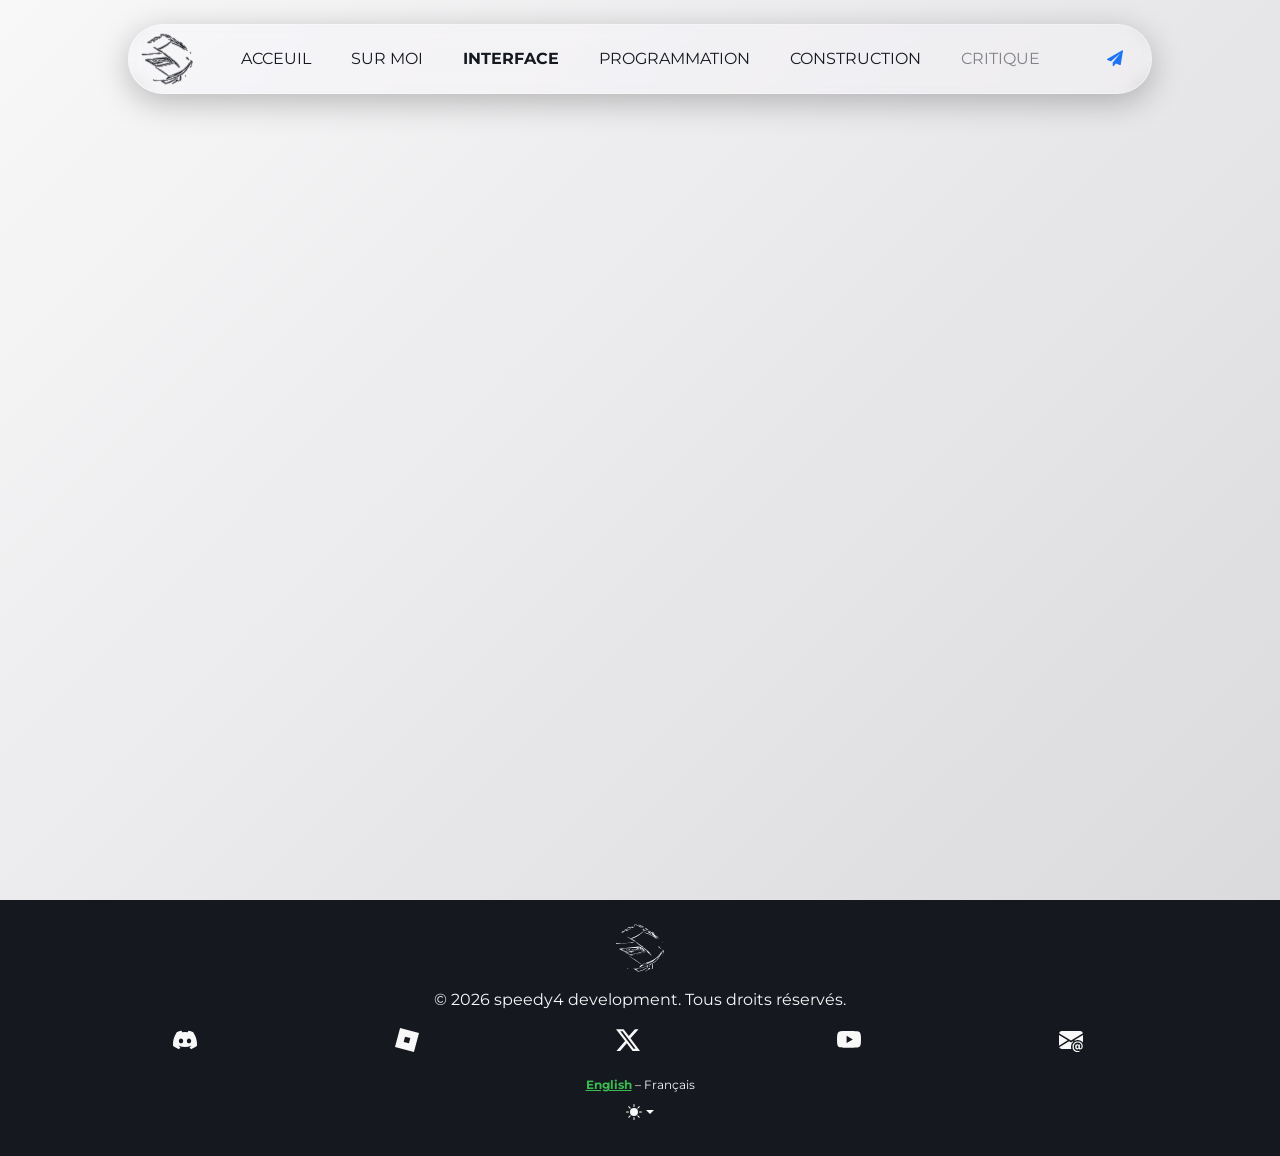
<file: fr/interface.html>
<!DOCTYPE html>
<html data-bs-theme="light" lang="en">

<head>
    <meta charset="utf-8">
    <meta name="viewport" content="width=device-width, initial-scale=1.0, viewport-fit=cover, shrink-to-fit=no">
    <title>speedy4's Portfolio</title>
    <meta name="twitter:image" content="https://speedy4.dev/assets/img/speedy4_development.png">
    <meta name="twitter:description" content="The hub for all my work under the official name speedy4 development, or for other projects.">
    <meta name="twitter:card" content="summary_large_image">
    <meta name="description" content="The hub for all my work under the official name speedy4 development, or for other projects.">
    <meta name="twitter:title" content="speedy4's Portfolio">
    <meta property="og:image" content="https://speedy4.dev/assets/img/speedy4_development.png">
    <script>
        (function() {

            // JavaScript snippet handling Dark/Light mode switching

            const getStoredTheme = () => localStorage.getItem('theme');
            const setStoredTheme = theme => localStorage.setItem('theme', theme);
            const forcedTheme = document.documentElement.getAttribute('data-bss-forced-theme');

            const getPreferredTheme = () => {

                if (forcedTheme) return forcedTheme;

                const storedTheme = getStoredTheme();
                if (storedTheme) {
                    return storedTheme;
                }

                const pageTheme = document.documentElement.getAttribute('data-bs-theme');

                if (pageTheme) {
                    return pageTheme;
                }

                return window.matchMedia('(prefers-color-scheme: dark)').matches ? 'dark' : 'light';
            }

            const setTheme = theme => {
                if (theme === 'auto' && window.matchMedia('(prefers-color-scheme: dark)').matches) {
                    document.documentElement.setAttribute('data-bs-theme', 'dark');
                } else {
                    document.documentElement.setAttribute('data-bs-theme', theme);
                }
            }

            setTheme(getPreferredTheme());

            const showActiveTheme = (theme, focus = false) => {
                const themeSwitchers = [].slice.call(document.querySelectorAll('.theme-switcher'));

                if (!themeSwitchers.length) return;

                document.querySelectorAll('[data-bs-theme-value]').forEach(element => {
                    element.classList.remove('active');
                    element.setAttribute('aria-pressed', 'false');
                });

                for (const themeSwitcher of themeSwitchers) {

                    const btnToActivate = themeSwitcher.querySelector('[data-bs-theme-value="' + theme + '"]');

                    if (btnToActivate) {
                        btnToActivate.classList.add('active');
                        btnToActivate.setAttribute('aria-pressed', 'true');
                    }
                }
            }

            window.matchMedia('(prefers-color-scheme: dark)').addEventListener('change', () => {
                const storedTheme = getStoredTheme();
                if (storedTheme !== 'light' && storedTheme !== 'dark') {
                    setTheme(getPreferredTheme());
                }
            });

            window.addEventListener('DOMContentLoaded', () => {
                showActiveTheme(getPreferredTheme());

                document.querySelectorAll('[data-bs-theme-value]')
                    .forEach(toggle => {
                        toggle.addEventListener('click', (e) => {
                            e.preventDefault();
                            const theme = toggle.getAttribute('data-bs-theme-value');
                            setStoredTheme(theme);
                            setTheme(theme);
                            showActiveTheme(theme);
                        })
                    })
            });
        })();
    </script>
    <link rel="icon" type="image/png" sizes="16x16" href="../assets/img/SpeedySilhouette_Favico.png">
    <link rel="icon" type="image/png" sizes="32x32" href="../assets/img/SpeedySilhouette_Favico_Large.png">
    <link rel="stylesheet" href="../assets/bootstrap/css/bootstrap.min.css">
    <link rel="stylesheet" href="../assets/css/Crimson%20Text.css">
    <link rel="stylesheet" href="../assets/css/IBM%20Plex%20Mono.css">
    <link rel="stylesheet" href="https://fonts.googleapis.com/css?family=Montserrat:400,800&amp;display=swap">
    <link rel="stylesheet" href="../assets/fonts/font-awesome.min.css">
    <link rel="stylesheet" href="../assets/css/bs-theme-overrides.css">
    <link rel="stylesheet" href="../assets/css/styles.css">
    <link rel="stylesheet" href="../assets/css/prism.css">
    <link rel="stylesheet" href="../assets/css/Features-Cards-icons.css">
    <link rel="stylesheet" href="../assets/css/Lightbox-Gallery-baguetteBox.min.css">
    <link rel="stylesheet" href="../assets/css/Pricing-Clean-badges.css">
</head>

<body class="default-body" style="min-height: 100vh;width: 100%;">
    <section class="d-flex flex-column justify-content-between align-items-center" style="padding-top: 1.5rem;width: 100%;min-height: 100vh;">
        <nav class="navbar navbar-expand-md fixed-top bg-body justify-content-between align-content-center glass-navbar" style="border-radius: 100px;width: 80%;min-height: 3.125rem;max-height: 5rem;margin-left: auto;margin-right: auto;margin-top: 1.5rem;border-color: transparent;margin-bottom: 13rem;">
            <div class="container-fluid"><a href="/fr/"><img class="navbar-logo-wordmark-fr" src="../assets/img/speedy4_development_navbar_logo.png"><img class="navbar-logo-img-fr" src="../assets/img/speedy4_development_navbar_logo_noText.png"></a><button data-bs-toggle="collapse" class="navbar-toggler navbar-toggler-override" data-bs-target="#navcol-1" style="border-radius: 100px;border-style: none;"><span class="visually-hidden">Toggle navigation</span><span class="navbar-toggler-icon navbar-logo-img"></span></button>
                <div class="collapse navbar-collapse d-xxl-flex navbar-nav1 navbar-nav-collapse" id="navcol-1" style="margin-right: auto;margin-left: auto;">
                    <ul class="navbar-nav d-xxl-flex flex-grow-0 align-self-center navbar-nav1 navbar-nav-collapse" style="margin-right: auto;margin-left: auto;width: auto;">
                        <li class="nav-item text-nowrap" style="width: auto !important;text-align: center;padding-right: 12px;padding-left: 12px;"><a class="nav-link active text-nowrap" href="/fr/" style="position: static;color: var(--bs-body-color);font-weight: bold;width: auto;"><span style="font-weight: normal !important;">ACCEUIL</span></a></li>
                        <li class="nav-item text-nowrap" style="position: static;width: auto !important;text-align: center;padding-right: 12px;padding-left: 12px;"><a class="nav-link text-nowrap" href="/fr/about" style="position: static;color: var(--bs-body-color);width: auto;min-width: auto;">SUR MOI</a></li>
                        <li class="nav-item text-nowrap" style="position: static;color: var(--bs-body-color);width: auto !important;text-align: center;padding-right: 12px;padding-left: 12px;"><a class="nav-link text-nowrap" href="#" style="position: static;color: var(--bs-body-color);width: auto;"><strong>INTERFACE</strong></a></li>
                        <li class="nav-item text-nowrap" style="position: static;color: var(--bs-body-color);width: auto !important;text-align: center;padding-right: 12px;padding-left: 12px;"><a class="nav-link text-nowrap" href="/fr/programming" style="position: static;color: var(--bs-body-color);width: auto;">PROGRAMMATION</a></li>
                        <li class="nav-item text-nowrap" style="position: static;color: var(--bs-body-color);width: auto !important;text-align: center;padding-right: 12px;padding-left: 12px;"><a class="nav-link text-nowrap" href="/fr/building" style="position: static;color: var(--bs-body-color);width: auto;">CONSTRUCTION</a></li>
                        <li class="nav-item text-nowrap" style="position: static;color: var(--bs-body-color);width: auto !important;text-align: center;padding-right: 12px;padding-left: 12px;opacity: 0.50;"><a class="nav-link text-nowrap" style="position: static;color: var(--bs-body-color);width: auto;">CRITIQUE</a></li>
                    </ul>
                </div>
                <ul class="navbar-nav">
                    <li class="nav-item d-xxl-flex align-items-xxl-center" style="width: auto;padding-right: .5rem;"><a class="nav-link active navbar-contact-text" href="/fr/contact" style="position: static;color: var(--bs-body-color);font-weight: bold;">CONTACTEZ</a><a class="nav-link link-primary" href="/fr/contact"><i class="fa fa-send" style="margin-left: auto;"></i></a></li>
                </ul>
            </div>
        </nav>
    </section>
    <footer class="text-center py-4" style="width: 100%;height: auto;background: rgb(21,24,31);">
        <div class="vstack d-xxl-flex justify-content-xxl-center align-items-xxl-center"><img src="../assets/img/SpeedySilhouetteNew.svg" style="width: 3rem;margin-left: auto;margin-right: auto;margin-bottom: 0.5rem;color: rgb(248,248,249) !important;">
            <p class="text-muted my-2" style="color: rgb(248,248,249) !important;">© 2026 speedy4 development. Tous droits réservés.</p>
            <ul class="list-inline d-inline-flex d-xxl-flex justify-content-evenly my-2">
                <li class="list-inline-item me-4">
                    <div class="bs-icon-circle bs-icon-primary bs-icon" style="background: transparent;"><svg xmlns="http://www.w3.org/2000/svg" width="1em" height="1em" fill="currentColor" viewBox="0 0 16 16" class="bi bi-discord" data-bs-toggle="tooltip" data-bss-tooltip="" style="width: 100%;height: 100%;color: rgb(248,248,249) !important;" title="speedy4dev sur Discord">
                            <path d="M13.545 2.907a13.227 13.227 0 0 0-3.257-1.011.05.05 0 0 0-.052.025c-.141.25-.297.577-.406.833a12.19 12.19 0 0 0-3.658 0 8.258 8.258 0 0 0-.412-.833.051.051 0 0 0-.052-.025c-1.125.194-2.22.534-3.257 1.011a.041.041 0 0 0-.021.018C.356 6.024-.213 9.047.066 12.032c.001.014.01.028.021.037a13.276 13.276 0 0 0 3.995 2.02.05.05 0 0 0 .056-.019c.308-.42.582-.863.818-1.329a.05.05 0 0 0-.01-.059.051.051 0 0 0-.018-.011 8.875 8.875 0 0 1-1.248-.595.05.05 0 0 1-.02-.066.051.051 0 0 1 .015-.019c.084-.063.168-.129.248-.195a.05.05 0 0 1 .051-.007c2.619 1.196 5.454 1.196 8.041 0a.052.052 0 0 1 .053.007c.08.066.164.132.248.195a.051.051 0 0 1-.004.085 8.254 8.254 0 0 1-1.249.594.05.05 0 0 0-.03.03.052.052 0 0 0 .003.041c.24.465.515.909.817 1.329a.05.05 0 0 0 .056.019 13.235 13.235 0 0 0 4.001-2.02.049.049 0 0 0 .021-.037c.334-3.451-.559-6.449-2.366-9.106a.034.034 0 0 0-.02-.019Zm-8.198 7.307c-.789 0-1.438-.724-1.438-1.612 0-.889.637-1.613 1.438-1.613.807 0 1.45.73 1.438 1.613 0 .888-.637 1.612-1.438 1.612m5.316 0c-.788 0-1.438-.724-1.438-1.612 0-.889.637-1.613 1.438-1.613.807 0 1.451.73 1.438 1.613 0 .888-.631 1.612-1.438 1.612"></path>
                        </svg></div>
                </li>
                <li class="list-inline-item me-4">
                    <div class="bs-icon-circle bs-icon-primary bs-icon" style="background: transparent;"><img data-bs-toggle="tooltip" data-bss-tooltip="" src="../assets/img/Roblox_Logo.svg" style="width: 100%;height: 100%;color: rgb(248,248,249) !important;" title="@speedy4dev sur Roblox"></div>
                </li>
                <li class="list-inline-item me-4" style="color: rgb(248,248,249) !important;">
                    <div class="bs-icon-circle bs-icon-primary bs-icon" style="background: transparent;color: rgb(248,248,249) !important;"><svg xmlns="http://www.w3.org/2000/svg" width="1em" height="1em" fill="currentColor" viewBox="0 0 16 16" class="bi bi-twitter-x" data-bs-toggle="tooltip" data-bss-tooltip="" style="width: 100%;height: 100%;color: rgb(248,248,249) !important;" title="@speedy4dev sur X">
                            <path d="M12.6.75h2.454l-5.36 6.142L16 15.25h-4.937l-3.867-5.07-4.425 5.07H.316l5.733-6.57L0 .75h5.063l3.495 4.633L12.601.75Zm-.86 13.028h1.36L4.323 2.145H2.865l8.875 11.633Z"></path>
                        </svg></div>
                </li>
                <li class="list-inline-item me-4" style="color: rgb(248,248,249) !important;">
                    <div class="bs-icon-circle bs-icon-primary bs-icon" style="background: transparent;color: rgb(248,248,249) !important;"><svg xmlns="http://www.w3.org/2000/svg" width="1em" height="1em" fill="currentColor" viewBox="0 0 16 16" class="bi bi-youtube" data-bs-toggle="tooltip" data-bss-tooltip="" style="width: 100%;height: 100%;color: rgb(248,248,249) !important;" title="@speed_y4dev sur YouTube">
                            <path d="M8.051 1.999h.089c.822.003 4.987.033 6.11.335a2.01 2.01 0 0 1 1.415 1.42c.101.38.172.883.22 1.402l.01.104.022.26.008.104c.065.914.073 1.77.074 1.957v.075c-.001.194-.01 1.108-.082 2.06l-.008.105-.009.104c-.05.572-.124 1.14-.235 1.558a2.007 2.007 0 0 1-1.415 1.42c-1.16.312-5.569.334-6.18.335h-.142c-.309 0-1.587-.006-2.927-.052l-.17-.006-.087-.004-.171-.007-.171-.007c-1.11-.049-2.167-.128-2.654-.26a2.007 2.007 0 0 1-1.415-1.419c-.111-.417-.185-.986-.235-1.558L.09 9.82l-.008-.104A31.4 31.4 0 0 1 0 7.68v-.123c.002-.215.01-.958.064-1.778l.007-.103.003-.052.008-.104.022-.26.01-.104c.048-.519.119-1.023.22-1.402a2.007 2.007 0 0 1 1.415-1.42c.487-.13 1.544-.21 2.654-.26l.17-.007.172-.006.086-.003.171-.007A99.788 99.788 0 0 1 7.858 2h.193zM6.4 5.209v4.818l4.157-2.408z"></path>
                        </svg></div>
                </li>
                <li class="list-inline-item me-4" data-bs-toggle="tooltip" data-bss-tooltip="" style="color: rgb(248,248,249) !important;position: relative;" title="Pour les questions d'ordre officiel : speedy4dev@gmail.com">
                    <div class="bs-icon-circle bs-icon-primary bs-icon" style="background: transparent;color: rgb(248,248,249) !important;"><svg xmlns="http://www.w3.org/2000/svg" width="1em" height="1em" fill="currentColor" viewBox="0 0 16 16" class="bi bi-envelope-at-fill" style="width: 100%;height: 100%;color: rgb(248,248,249) !important;" title="For business inquiries: speedy4dev@gmail.com">
                            <path d="M2 2A2 2 0 0 0 .05 3.555L8 8.414l7.95-4.859A2 2 0 0 0 14 2zm-2 9.8V4.698l5.803 3.546L0 11.801Zm6.761-2.97-6.57 4.026A2 2 0 0 0 2 14h6.256A4.493 4.493 0 0 1 8 12.5a4.49 4.49 0 0 1 1.606-3.446l-.367-.225L8 9.586l-1.239-.757ZM16 9.671V4.697l-5.803 3.546.338.208A4.482 4.482 0 0 1 12.5 8c1.414 0 2.675.652 3.5 1.671"></path>
                            <path d="M15.834 12.244c0 1.168-.577 2.025-1.587 2.025-.503 0-1.002-.228-1.12-.648h-.043c-.118.416-.543.643-1.015.643-.77 0-1.259-.542-1.259-1.434v-.529c0-.844.481-1.4 1.26-1.4.585 0 .87.333.953.63h.03v-.568h.905v2.19c0 .272.18.42.411.42.315 0 .639-.415.639-1.39v-.118c0-1.277-.95-2.326-2.484-2.326h-.04c-1.582 0-2.64 1.067-2.64 2.724v.157c0 1.867 1.237 2.654 2.57 2.654h.045c.507 0 .935-.07 1.18-.18v.731c-.219.1-.643.175-1.237.175h-.044C10.438 16 9 14.82 9 12.646v-.214C9 10.36 10.421 9 12.485 9h.035c2.12 0 3.314 1.43 3.314 3.034zm-4.04.21v.227c0 .586.227.8.581.8.31 0 .564-.17.564-.743v-.367c0-.516-.275-.708-.572-.708-.346 0-.573.245-.573.791Z"></path>
                        </svg></div><a class="stretched-link" href="mailto://speedy4dev@gmail.com" target="_blank" title="For business inquiries: speedy4dev@gmail.com"></a>
                </li>
            </ul><span style="color: rgb(248,248,249) !important;margin-top: 1rem;font-size: .75rem;"><a href="/interface"><strong>English</strong></a>&nbsp;– Français</span>
            <div class="theme-switcher dropdown"><button class="btn btn-link dropdown-toggle" aria-expanded="false" data-bs-toggle="dropdown" type="button" style="color: rgb(248,248,249) !important;"><svg xmlns="http://www.w3.org/2000/svg" width="1em" height="1em" fill="currentColor" viewBox="0 0 16 16" class="bi bi-sun-fill mb-1" style="color: rgb(248,248,249) !important;">
                        <path d="M8 12a4 4 0 1 0 0-8 4 4 0 0 0 0 8M8 0a.5.5 0 0 1 .5.5v2a.5.5 0 0 1-1 0v-2A.5.5 0 0 1 8 0m0 13a.5.5 0 0 1 .5.5v2a.5.5 0 0 1-1 0v-2A.5.5 0 0 1 8 13m8-5a.5.5 0 0 1-.5.5h-2a.5.5 0 0 1 0-1h2a.5.5 0 0 1 .5.5M3 8a.5.5 0 0 1-.5.5h-2a.5.5 0 0 1 0-1h2A.5.5 0 0 1 3 8m10.657-5.657a.5.5 0 0 1 0 .707l-1.414 1.415a.5.5 0 1 1-.707-.708l1.414-1.414a.5.5 0 0 1 .707 0m-9.193 9.193a.5.5 0 0 1 0 .707L3.05 13.657a.5.5 0 0 1-.707-.707l1.414-1.414a.5.5 0 0 1 .707 0zm9.193 2.121a.5.5 0 0 1-.707 0l-1.414-1.414a.5.5 0 0 1 .707-.707l1.414 1.414a.5.5 0 0 1 0 .707M4.464 4.465a.5.5 0 0 1-.707 0L2.343 3.05a.5.5 0 1 1 .707-.707l1.414 1.414a.5.5 0 0 1 0 .708z"></path>
                    </svg></button>
                <div class="dropdown-menu"><a class="dropdown-item d-flex align-items-center" href="#" data-bs-theme-value="light"><svg xmlns="http://www.w3.org/2000/svg" width="1em" height="1em" fill="currentColor" viewBox="0 0 16 16" class="bi bi-sun-fill opacity-50 me-2">
                            <path d="M8 12a4 4 0 1 0 0-8 4 4 0 0 0 0 8M8 0a.5.5 0 0 1 .5.5v2a.5.5 0 0 1-1 0v-2A.5.5 0 0 1 8 0m0 13a.5.5 0 0 1 .5.5v2a.5.5 0 0 1-1 0v-2A.5.5 0 0 1 8 13m8-5a.5.5 0 0 1-.5.5h-2a.5.5 0 0 1 0-1h2a.5.5 0 0 1 .5.5M3 8a.5.5 0 0 1-.5.5h-2a.5.5 0 0 1 0-1h2A.5.5 0 0 1 3 8m10.657-5.657a.5.5 0 0 1 0 .707l-1.414 1.415a.5.5 0 1 1-.707-.708l1.414-1.414a.5.5 0 0 1 .707 0m-9.193 9.193a.5.5 0 0 1 0 .707L3.05 13.657a.5.5 0 0 1-.707-.707l1.414-1.414a.5.5 0 0 1 .707 0zm9.193 2.121a.5.5 0 0 1-.707 0l-1.414-1.414a.5.5 0 0 1 .707-.707l1.414 1.414a.5.5 0 0 1 0 .707M4.464 4.465a.5.5 0 0 1-.707 0L2.343 3.05a.5.5 0 1 1 .707-.707l1.414 1.414a.5.5 0 0 1 0 .708z"></path>
                        </svg>Light</a><a class="dropdown-item d-flex align-items-center" href="#" data-bs-theme-value="dark"><svg xmlns="http://www.w3.org/2000/svg" width="1em" height="1em" fill="currentColor" viewBox="0 0 16 16" class="bi bi-moon-stars-fill opacity-50 me-2">
                            <path d="M6 .278a.768.768 0 0 1 .08.858 7.208 7.208 0 0 0-.878 3.46c0 4.021 3.278 7.277 7.318 7.277.527 0 1.04-.055 1.533-.16a.787.787 0 0 1 .81.316.733.733 0 0 1-.031.893A8.349 8.349 0 0 1 8.344 16C3.734 16 0 12.286 0 7.71 0 4.266 2.114 1.312 5.124.06A.752.752 0 0 1 6 .278"></path>
                            <path d="M10.794 3.148a.217.217 0 0 1 .412 0l.387 1.162c.173.518.579.924 1.097 1.097l1.162.387a.217.217 0 0 1 0 .412l-1.162.387a1.734 1.734 0 0 0-1.097 1.097l-.387 1.162a.217.217 0 0 1-.412 0l-.387-1.162A1.734 1.734 0 0 0 9.31 6.593l-1.162-.387a.217.217 0 0 1 0-.412l1.162-.387a1.734 1.734 0 0 0 1.097-1.097l.387-1.162zM13.863.099a.145.145 0 0 1 .274 0l.258.774c.115.346.386.617.732.732l.774.258a.145.145 0 0 1 0 .274l-.774.258a1.156 1.156 0 0 0-.732.732l-.258.774a.145.145 0 0 1-.274 0l-.258-.774a1.156 1.156 0 0 0-.732-.732l-.774-.258a.145.145 0 0 1 0-.274l.774-.258c.346-.115.617-.386.732-.732L13.863.1z"></path>
                        </svg>Dark</a><a class="dropdown-item d-flex align-items-center" href="#" data-bs-theme-value="auto"><svg xmlns="http://www.w3.org/2000/svg" width="1em" height="1em" fill="currentColor" viewBox="0 0 16 16" class="bi bi-circle-half opacity-50 me-2">
                            <path d="M8 15A7 7 0 1 0 8 1zm0 1A8 8 0 1 1 8 0a8 8 0 0 1 0 16"></path>
                        </svg>Auto</a></div>
            </div>
        </div>
    </footer>
    <script src="../assets/bootstrap/js/bootstrap.min.js"></script>
    <script src="../assets/js/bs-init.js"></script>
    <script src="../assets/js/prism.js"></script>
    <script src="../assets/js/lightbox-gallery-handler.js"></script>
    <script src="../assets/js/lightbox-handler.js"></script>
</body>

</html>
</file>
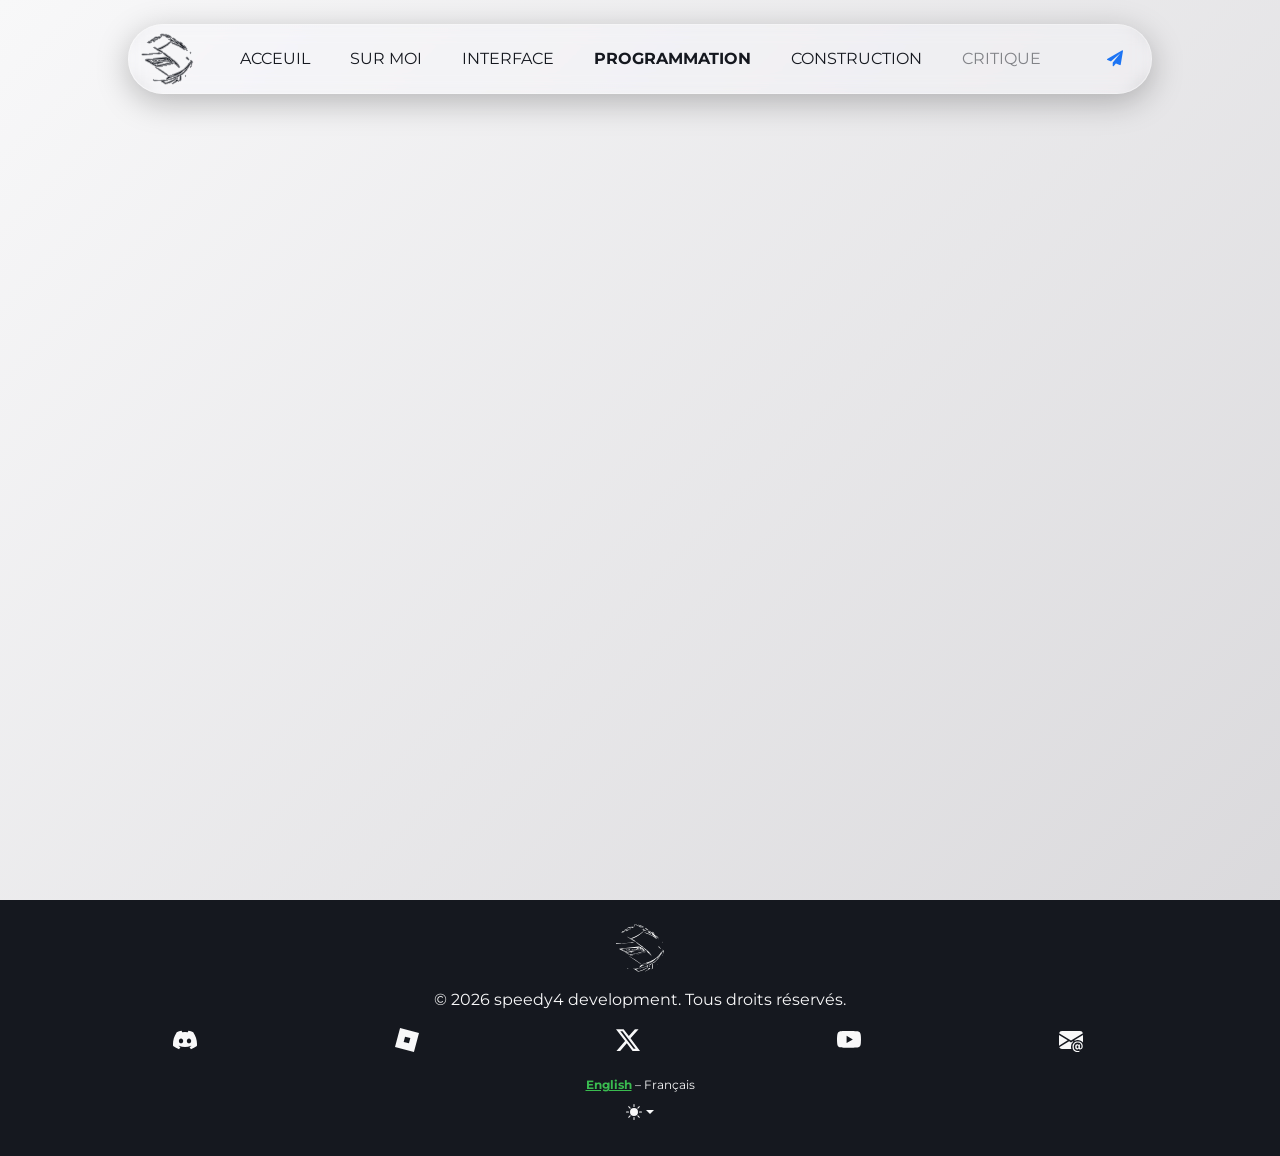
<file: fr/programming.html>
<!DOCTYPE html>
<html data-bs-theme="light" lang="en">

<head>
    <meta charset="utf-8">
    <meta name="viewport" content="width=device-width, initial-scale=1.0, viewport-fit=cover, shrink-to-fit=no">
    <title>speedy4's Portfolio</title>
    <meta name="twitter:image" content="https://speedy4.dev/assets/img/speedy4_development.png">
    <meta name="twitter:description" content="The hub for all my work under the official name speedy4 development, or for other projects.">
    <meta name="twitter:card" content="summary_large_image">
    <meta name="description" content="The hub for all my work under the official name speedy4 development, or for other projects.">
    <meta name="twitter:title" content="speedy4's Portfolio">
    <meta property="og:image" content="https://speedy4.dev/assets/img/speedy4_development.png">
    <script>
        (function() {

            // JavaScript snippet handling Dark/Light mode switching

            const getStoredTheme = () => localStorage.getItem('theme');
            const setStoredTheme = theme => localStorage.setItem('theme', theme);
            const forcedTheme = document.documentElement.getAttribute('data-bss-forced-theme');

            const getPreferredTheme = () => {

                if (forcedTheme) return forcedTheme;

                const storedTheme = getStoredTheme();
                if (storedTheme) {
                    return storedTheme;
                }

                const pageTheme = document.documentElement.getAttribute('data-bs-theme');

                if (pageTheme) {
                    return pageTheme;
                }

                return window.matchMedia('(prefers-color-scheme: dark)').matches ? 'dark' : 'light';
            }

            const setTheme = theme => {
                if (theme === 'auto' && window.matchMedia('(prefers-color-scheme: dark)').matches) {
                    document.documentElement.setAttribute('data-bs-theme', 'dark');
                } else {
                    document.documentElement.setAttribute('data-bs-theme', theme);
                }
            }

            setTheme(getPreferredTheme());

            const showActiveTheme = (theme, focus = false) => {
                const themeSwitchers = [].slice.call(document.querySelectorAll('.theme-switcher'));

                if (!themeSwitchers.length) return;

                document.querySelectorAll('[data-bs-theme-value]').forEach(element => {
                    element.classList.remove('active');
                    element.setAttribute('aria-pressed', 'false');
                });

                for (const themeSwitcher of themeSwitchers) {

                    const btnToActivate = themeSwitcher.querySelector('[data-bs-theme-value="' + theme + '"]');

                    if (btnToActivate) {
                        btnToActivate.classList.add('active');
                        btnToActivate.setAttribute('aria-pressed', 'true');
                    }
                }
            }

            window.matchMedia('(prefers-color-scheme: dark)').addEventListener('change', () => {
                const storedTheme = getStoredTheme();
                if (storedTheme !== 'light' && storedTheme !== 'dark') {
                    setTheme(getPreferredTheme());
                }
            });

            window.addEventListener('DOMContentLoaded', () => {
                showActiveTheme(getPreferredTheme());

                document.querySelectorAll('[data-bs-theme-value]')
                    .forEach(toggle => {
                        toggle.addEventListener('click', (e) => {
                            e.preventDefault();
                            const theme = toggle.getAttribute('data-bs-theme-value');
                            setStoredTheme(theme);
                            setTheme(theme);
                            showActiveTheme(theme);
                        })
                    })
            });
        })();
    </script>
    <link rel="icon" type="image/png" sizes="16x16" href="../assets/img/SpeedySilhouette_Favico.png">
    <link rel="icon" type="image/png" sizes="32x32" href="../assets/img/SpeedySilhouette_Favico_Large.png">
    <link rel="stylesheet" href="../assets/bootstrap/css/bootstrap.min.css">
    <link rel="stylesheet" href="../assets/css/Crimson%20Text.css">
    <link rel="stylesheet" href="../assets/css/IBM%20Plex%20Mono.css">
    <link rel="stylesheet" href="https://fonts.googleapis.com/css?family=Montserrat:400,800&amp;display=swap">
    <link rel="stylesheet" href="../assets/fonts/font-awesome.min.css">
    <link rel="stylesheet" href="../assets/css/bs-theme-overrides.css">
    <link rel="stylesheet" href="../assets/css/styles.css">
    <link rel="stylesheet" href="../assets/css/prism.css">
    <link rel="stylesheet" href="../assets/css/Features-Cards-icons.css">
    <link rel="stylesheet" href="../assets/css/Lightbox-Gallery-baguetteBox.min.css">
    <link rel="stylesheet" href="../assets/css/Pricing-Clean-badges.css">
</head>

<body class="default-body" style="min-height: 100vh;width: 100%;">
    <section class="d-flex flex-column justify-content-between align-items-center" style="padding-top: 1.5rem;width: 100%;min-height: 100vh;">
        <nav class="navbar navbar-expand-md fixed-top bg-body justify-content-between align-content-center glass-navbar" style="border-radius: 100px;width: 80%;min-height: 3.125rem;max-height: 5rem;margin-left: auto;margin-right: auto;margin-top: 1.5rem;border-color: transparent;margin-bottom: 13rem;">
            <div class="container-fluid"><a href="/fr/"><img class="navbar-logo-wordmark-fr" src="../assets/img/speedy4_development_navbar_logo.png"><img class="navbar-logo-img-fr" src="../assets/img/speedy4_development_navbar_logo_noText.png"></a><button data-bs-toggle="collapse" class="navbar-toggler navbar-toggler-override" data-bs-target="#navcol-1" style="border-radius: 100px;border-style: none;"><span class="visually-hidden">Toggle navigation</span><span class="navbar-toggler-icon navbar-logo-img"></span></button>
                <div class="collapse navbar-collapse d-xxl-flex navbar-nav1 navbar-nav-collapse" id="navcol-1" style="margin-right: auto;margin-left: auto;">
                    <ul class="navbar-nav d-xxl-flex flex-grow-0 align-self-center navbar-nav1 navbar-nav-collapse" style="margin-right: auto;margin-left: auto;width: auto;">
                        <li class="nav-item text-nowrap" style="width: auto !important;text-align: center;padding-right: 12px;padding-left: 12px;"><a class="nav-link active text-nowrap" href="/fr/" style="position: static;color: var(--bs-body-color);font-weight: bold;width: auto;"><span style="font-weight: normal !important;">ACCEUIL</span></a></li>
                        <li class="nav-item text-nowrap" style="position: static;width: auto !important;text-align: center;padding-right: 12px;padding-left: 12px;"><a class="nav-link text-nowrap" href="/fr/about" style="position: static;color: var(--bs-body-color);width: auto;min-width: auto;">SUR MOI</a></li>
                        <li class="nav-item text-nowrap" style="position: static;color: var(--bs-body-color);width: auto !important;text-align: center;padding-right: 12px;padding-left: 12px;"><a class="nav-link text-nowrap" href="/fr/interface" style="position: static;color: var(--bs-body-color);width: auto;">INTERFACE</a></li>
                        <li class="nav-item text-nowrap" style="position: static;color: var(--bs-body-color);width: auto !important;text-align: center;padding-right: 12px;padding-left: 12px;"><a class="nav-link text-nowrap" href="#" style="position: static;color: var(--bs-body-color);width: auto;"><strong>PROGRAMMATION</strong></a></li>
                        <li class="nav-item text-nowrap" style="position: static;color: var(--bs-body-color);width: auto !important;text-align: center;padding-right: 12px;padding-left: 12px;"><a class="nav-link text-nowrap" href="/fr/building" style="position: static;color: var(--bs-body-color);width: auto;">CONSTRUCTION</a></li>
                        <li class="nav-item text-nowrap" style="position: static;color: var(--bs-body-color);width: auto !important;text-align: center;padding-right: 12px;padding-left: 12px;opacity: 0.50;"><a class="nav-link text-nowrap" style="position: static;color: var(--bs-body-color);width: auto;">CRITIQUE</a></li>
                    </ul>
                </div>
                <ul class="navbar-nav">
                    <li class="nav-item d-xxl-flex align-items-xxl-center" style="width: auto;padding-right: .5rem;"><a class="nav-link active navbar-contact-text" href="/fr/contact" style="position: static;color: var(--bs-body-color);font-weight: bold;">CONTACTEZ</a><a class="nav-link link-primary" href="/fr/contact"><i class="fa fa-send" style="margin-left: auto;"></i></a></li>
                </ul>
            </div>
        </nav>
    </section>
    <footer class="text-center py-4" style="width: 100%;height: auto;background: rgb(21,24,31);">
        <div class="vstack d-xxl-flex justify-content-xxl-center align-items-xxl-center"><img src="../assets/img/SpeedySilhouetteNew.svg" style="width: 3rem;margin-left: auto;margin-right: auto;margin-bottom: 0.5rem;color: rgb(248,248,249) !important;">
            <p class="text-muted my-2" style="color: rgb(248,248,249) !important;">© 2026 speedy4 development. Tous droits réservés.</p>
            <ul class="list-inline d-inline-flex d-xxl-flex justify-content-evenly my-2">
                <li class="list-inline-item me-4">
                    <div class="bs-icon-circle bs-icon-primary bs-icon" style="background: transparent;"><svg xmlns="http://www.w3.org/2000/svg" width="1em" height="1em" fill="currentColor" viewBox="0 0 16 16" class="bi bi-discord" data-bs-toggle="tooltip" data-bss-tooltip="" style="width: 100%;height: 100%;color: rgb(248,248,249) !important;" title="speedy4dev sur Discord">
                            <path d="M13.545 2.907a13.227 13.227 0 0 0-3.257-1.011.05.05 0 0 0-.052.025c-.141.25-.297.577-.406.833a12.19 12.19 0 0 0-3.658 0 8.258 8.258 0 0 0-.412-.833.051.051 0 0 0-.052-.025c-1.125.194-2.22.534-3.257 1.011a.041.041 0 0 0-.021.018C.356 6.024-.213 9.047.066 12.032c.001.014.01.028.021.037a13.276 13.276 0 0 0 3.995 2.02.05.05 0 0 0 .056-.019c.308-.42.582-.863.818-1.329a.05.05 0 0 0-.01-.059.051.051 0 0 0-.018-.011 8.875 8.875 0 0 1-1.248-.595.05.05 0 0 1-.02-.066.051.051 0 0 1 .015-.019c.084-.063.168-.129.248-.195a.05.05 0 0 1 .051-.007c2.619 1.196 5.454 1.196 8.041 0a.052.052 0 0 1 .053.007c.08.066.164.132.248.195a.051.051 0 0 1-.004.085 8.254 8.254 0 0 1-1.249.594.05.05 0 0 0-.03.03.052.052 0 0 0 .003.041c.24.465.515.909.817 1.329a.05.05 0 0 0 .056.019 13.235 13.235 0 0 0 4.001-2.02.049.049 0 0 0 .021-.037c.334-3.451-.559-6.449-2.366-9.106a.034.034 0 0 0-.02-.019Zm-8.198 7.307c-.789 0-1.438-.724-1.438-1.612 0-.889.637-1.613 1.438-1.613.807 0 1.45.73 1.438 1.613 0 .888-.637 1.612-1.438 1.612m5.316 0c-.788 0-1.438-.724-1.438-1.612 0-.889.637-1.613 1.438-1.613.807 0 1.451.73 1.438 1.613 0 .888-.631 1.612-1.438 1.612"></path>
                        </svg></div>
                </li>
                <li class="list-inline-item me-4">
                    <div class="bs-icon-circle bs-icon-primary bs-icon" style="background: transparent;"><img data-bs-toggle="tooltip" data-bss-tooltip="" src="../assets/img/Roblox_Logo.svg" style="width: 100%;height: 100%;color: rgb(248,248,249) !important;" title="@speedy4dev sur Roblox"></div>
                </li>
                <li class="list-inline-item me-4" style="color: rgb(248,248,249) !important;">
                    <div class="bs-icon-circle bs-icon-primary bs-icon" style="background: transparent;color: rgb(248,248,249) !important;"><svg xmlns="http://www.w3.org/2000/svg" width="1em" height="1em" fill="currentColor" viewBox="0 0 16 16" class="bi bi-twitter-x" data-bs-toggle="tooltip" data-bss-tooltip="" style="width: 100%;height: 100%;color: rgb(248,248,249) !important;" title="@speedy4dev sur X">
                            <path d="M12.6.75h2.454l-5.36 6.142L16 15.25h-4.937l-3.867-5.07-4.425 5.07H.316l5.733-6.57L0 .75h5.063l3.495 4.633L12.601.75Zm-.86 13.028h1.36L4.323 2.145H2.865l8.875 11.633Z"></path>
                        </svg></div>
                </li>
                <li class="list-inline-item me-4" style="color: rgb(248,248,249) !important;">
                    <div class="bs-icon-circle bs-icon-primary bs-icon" style="background: transparent;color: rgb(248,248,249) !important;"><svg xmlns="http://www.w3.org/2000/svg" width="1em" height="1em" fill="currentColor" viewBox="0 0 16 16" class="bi bi-youtube" data-bs-toggle="tooltip" data-bss-tooltip="" style="width: 100%;height: 100%;color: rgb(248,248,249) !important;" title="@speed_y4dev sur YouTube">
                            <path d="M8.051 1.999h.089c.822.003 4.987.033 6.11.335a2.01 2.01 0 0 1 1.415 1.42c.101.38.172.883.22 1.402l.01.104.022.26.008.104c.065.914.073 1.77.074 1.957v.075c-.001.194-.01 1.108-.082 2.06l-.008.105-.009.104c-.05.572-.124 1.14-.235 1.558a2.007 2.007 0 0 1-1.415 1.42c-1.16.312-5.569.334-6.18.335h-.142c-.309 0-1.587-.006-2.927-.052l-.17-.006-.087-.004-.171-.007-.171-.007c-1.11-.049-2.167-.128-2.654-.26a2.007 2.007 0 0 1-1.415-1.419c-.111-.417-.185-.986-.235-1.558L.09 9.82l-.008-.104A31.4 31.4 0 0 1 0 7.68v-.123c.002-.215.01-.958.064-1.778l.007-.103.003-.052.008-.104.022-.26.01-.104c.048-.519.119-1.023.22-1.402a2.007 2.007 0 0 1 1.415-1.42c.487-.13 1.544-.21 2.654-.26l.17-.007.172-.006.086-.003.171-.007A99.788 99.788 0 0 1 7.858 2h.193zM6.4 5.209v4.818l4.157-2.408z"></path>
                        </svg></div>
                </li>
                <li class="list-inline-item me-4" data-bs-toggle="tooltip" data-bss-tooltip="" style="color: rgb(248,248,249) !important;position: relative;" title="Pour les questions d'ordre officiel : speedy4dev@gmail.com">
                    <div class="bs-icon-circle bs-icon-primary bs-icon" style="background: transparent;color: rgb(248,248,249) !important;"><svg xmlns="http://www.w3.org/2000/svg" width="1em" height="1em" fill="currentColor" viewBox="0 0 16 16" class="bi bi-envelope-at-fill" style="width: 100%;height: 100%;color: rgb(248,248,249) !important;" title="For business inquiries: speedy4dev@gmail.com">
                            <path d="M2 2A2 2 0 0 0 .05 3.555L8 8.414l7.95-4.859A2 2 0 0 0 14 2zm-2 9.8V4.698l5.803 3.546L0 11.801Zm6.761-2.97-6.57 4.026A2 2 0 0 0 2 14h6.256A4.493 4.493 0 0 1 8 12.5a4.49 4.49 0 0 1 1.606-3.446l-.367-.225L8 9.586l-1.239-.757ZM16 9.671V4.697l-5.803 3.546.338.208A4.482 4.482 0 0 1 12.5 8c1.414 0 2.675.652 3.5 1.671"></path>
                            <path d="M15.834 12.244c0 1.168-.577 2.025-1.587 2.025-.503 0-1.002-.228-1.12-.648h-.043c-.118.416-.543.643-1.015.643-.77 0-1.259-.542-1.259-1.434v-.529c0-.844.481-1.4 1.26-1.4.585 0 .87.333.953.63h.03v-.568h.905v2.19c0 .272.18.42.411.42.315 0 .639-.415.639-1.39v-.118c0-1.277-.95-2.326-2.484-2.326h-.04c-1.582 0-2.64 1.067-2.64 2.724v.157c0 1.867 1.237 2.654 2.57 2.654h.045c.507 0 .935-.07 1.18-.18v.731c-.219.1-.643.175-1.237.175h-.044C10.438 16 9 14.82 9 12.646v-.214C9 10.36 10.421 9 12.485 9h.035c2.12 0 3.314 1.43 3.314 3.034zm-4.04.21v.227c0 .586.227.8.581.8.31 0 .564-.17.564-.743v-.367c0-.516-.275-.708-.572-.708-.346 0-.573.245-.573.791Z"></path>
                        </svg></div><a class="stretched-link" href="mailto://speedy4dev@gmail.com" target="_blank" title="For business inquiries: speedy4dev@gmail.com"></a>
                </li>
            </ul><span style="color: rgb(248,248,249) !important;margin-top: 1rem;font-size: .75rem;"><a href="/programming"><strong>English</strong></a>&nbsp;– Français</span>
            <div class="theme-switcher dropdown"><button class="btn btn-link dropdown-toggle" aria-expanded="false" data-bs-toggle="dropdown" type="button" style="color: rgb(248,248,249) !important;"><svg xmlns="http://www.w3.org/2000/svg" width="1em" height="1em" fill="currentColor" viewBox="0 0 16 16" class="bi bi-sun-fill mb-1" style="color: rgb(248,248,249) !important;">
                        <path d="M8 12a4 4 0 1 0 0-8 4 4 0 0 0 0 8M8 0a.5.5 0 0 1 .5.5v2a.5.5 0 0 1-1 0v-2A.5.5 0 0 1 8 0m0 13a.5.5 0 0 1 .5.5v2a.5.5 0 0 1-1 0v-2A.5.5 0 0 1 8 13m8-5a.5.5 0 0 1-.5.5h-2a.5.5 0 0 1 0-1h2a.5.5 0 0 1 .5.5M3 8a.5.5 0 0 1-.5.5h-2a.5.5 0 0 1 0-1h2A.5.5 0 0 1 3 8m10.657-5.657a.5.5 0 0 1 0 .707l-1.414 1.415a.5.5 0 1 1-.707-.708l1.414-1.414a.5.5 0 0 1 .707 0m-9.193 9.193a.5.5 0 0 1 0 .707L3.05 13.657a.5.5 0 0 1-.707-.707l1.414-1.414a.5.5 0 0 1 .707 0zm9.193 2.121a.5.5 0 0 1-.707 0l-1.414-1.414a.5.5 0 0 1 .707-.707l1.414 1.414a.5.5 0 0 1 0 .707M4.464 4.465a.5.5 0 0 1-.707 0L2.343 3.05a.5.5 0 1 1 .707-.707l1.414 1.414a.5.5 0 0 1 0 .708z"></path>
                    </svg></button>
                <div class="dropdown-menu"><a class="dropdown-item d-flex align-items-center" href="#" data-bs-theme-value="light"><svg xmlns="http://www.w3.org/2000/svg" width="1em" height="1em" fill="currentColor" viewBox="0 0 16 16" class="bi bi-sun-fill opacity-50 me-2">
                            <path d="M8 12a4 4 0 1 0 0-8 4 4 0 0 0 0 8M8 0a.5.5 0 0 1 .5.5v2a.5.5 0 0 1-1 0v-2A.5.5 0 0 1 8 0m0 13a.5.5 0 0 1 .5.5v2a.5.5 0 0 1-1 0v-2A.5.5 0 0 1 8 13m8-5a.5.5 0 0 1-.5.5h-2a.5.5 0 0 1 0-1h2a.5.5 0 0 1 .5.5M3 8a.5.5 0 0 1-.5.5h-2a.5.5 0 0 1 0-1h2A.5.5 0 0 1 3 8m10.657-5.657a.5.5 0 0 1 0 .707l-1.414 1.415a.5.5 0 1 1-.707-.708l1.414-1.414a.5.5 0 0 1 .707 0m-9.193 9.193a.5.5 0 0 1 0 .707L3.05 13.657a.5.5 0 0 1-.707-.707l1.414-1.414a.5.5 0 0 1 .707 0zm9.193 2.121a.5.5 0 0 1-.707 0l-1.414-1.414a.5.5 0 0 1 .707-.707l1.414 1.414a.5.5 0 0 1 0 .707M4.464 4.465a.5.5 0 0 1-.707 0L2.343 3.05a.5.5 0 1 1 .707-.707l1.414 1.414a.5.5 0 0 1 0 .708z"></path>
                        </svg>Light</a><a class="dropdown-item d-flex align-items-center" href="#" data-bs-theme-value="dark"><svg xmlns="http://www.w3.org/2000/svg" width="1em" height="1em" fill="currentColor" viewBox="0 0 16 16" class="bi bi-moon-stars-fill opacity-50 me-2">
                            <path d="M6 .278a.768.768 0 0 1 .08.858 7.208 7.208 0 0 0-.878 3.46c0 4.021 3.278 7.277 7.318 7.277.527 0 1.04-.055 1.533-.16a.787.787 0 0 1 .81.316.733.733 0 0 1-.031.893A8.349 8.349 0 0 1 8.344 16C3.734 16 0 12.286 0 7.71 0 4.266 2.114 1.312 5.124.06A.752.752 0 0 1 6 .278"></path>
                            <path d="M10.794 3.148a.217.217 0 0 1 .412 0l.387 1.162c.173.518.579.924 1.097 1.097l1.162.387a.217.217 0 0 1 0 .412l-1.162.387a1.734 1.734 0 0 0-1.097 1.097l-.387 1.162a.217.217 0 0 1-.412 0l-.387-1.162A1.734 1.734 0 0 0 9.31 6.593l-1.162-.387a.217.217 0 0 1 0-.412l1.162-.387a1.734 1.734 0 0 0 1.097-1.097l.387-1.162zM13.863.099a.145.145 0 0 1 .274 0l.258.774c.115.346.386.617.732.732l.774.258a.145.145 0 0 1 0 .274l-.774.258a1.156 1.156 0 0 0-.732.732l-.258.774a.145.145 0 0 1-.274 0l-.258-.774a1.156 1.156 0 0 0-.732-.732l-.774-.258a.145.145 0 0 1 0-.274l.774-.258c.346-.115.617-.386.732-.732L13.863.1z"></path>
                        </svg>Dark</a><a class="dropdown-item d-flex align-items-center" href="#" data-bs-theme-value="auto"><svg xmlns="http://www.w3.org/2000/svg" width="1em" height="1em" fill="currentColor" viewBox="0 0 16 16" class="bi bi-circle-half opacity-50 me-2">
                            <path d="M8 15A7 7 0 1 0 8 1zm0 1A8 8 0 1 1 8 0a8 8 0 0 1 0 16"></path>
                        </svg>Auto</a></div>
            </div>
        </div>
    </footer>
    <script src="../assets/bootstrap/js/bootstrap.min.js"></script>
    <script src="../assets/js/bs-init.js"></script>
    <script src="../assets/js/prism.js"></script>
    <script src="../assets/js/lightbox-gallery-handler.js"></script>
    <script src="../assets/js/lightbox-handler.js"></script>
</body>

</html>
</file>
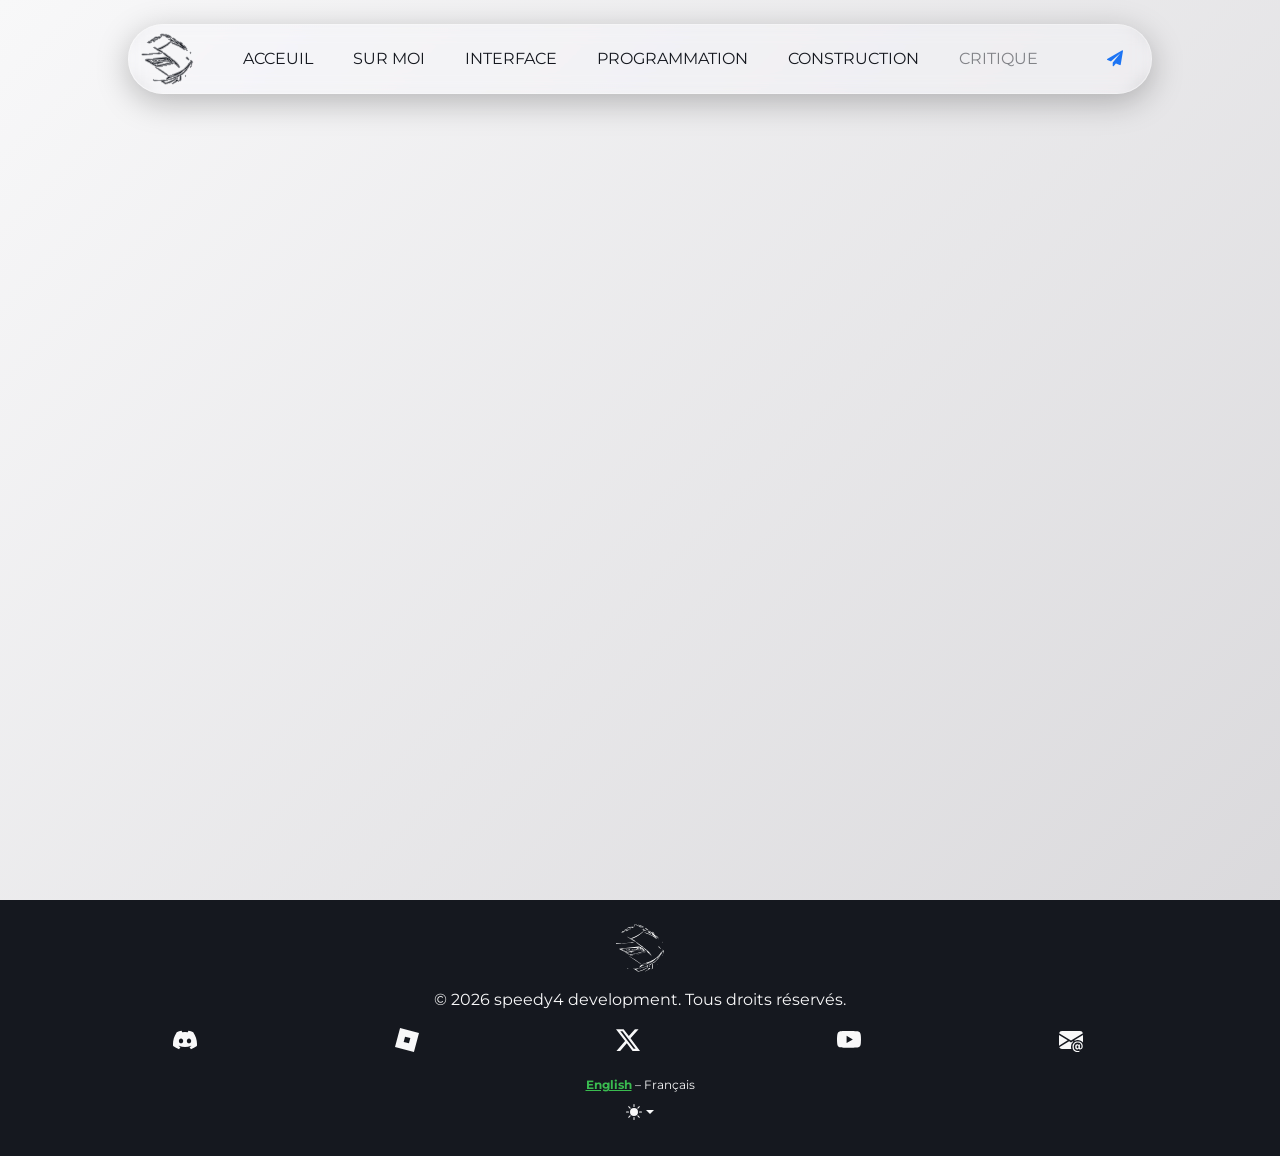
<file: fr/TEMPLATE-fr.html>
<!DOCTYPE html>
<html data-bs-theme="light" lang="en">

<head>
    <meta charset="utf-8">
    <meta name="viewport" content="width=device-width, initial-scale=1.0, viewport-fit=cover, shrink-to-fit=no">
    <title>speedy4's Portfolio</title>
    <meta name="twitter:image" content="https://speedy4.dev/assets/img/speedy4_development.png">
    <meta name="twitter:description" content="The hub for all my work under the official name speedy4 development, or for other projects.">
    <meta name="twitter:card" content="summary_large_image">
    <meta name="description" content="The hub for all my work under the official name speedy4 development, or for other projects.">
    <meta name="twitter:title" content="speedy4's Portfolio">
    <meta property="og:image" content="https://speedy4.dev/assets/img/speedy4_development.png">
    <script>
        (function() {

            // JavaScript snippet handling Dark/Light mode switching

            const getStoredTheme = () => localStorage.getItem('theme');
            const setStoredTheme = theme => localStorage.setItem('theme', theme);
            const forcedTheme = document.documentElement.getAttribute('data-bss-forced-theme');

            const getPreferredTheme = () => {

                if (forcedTheme) return forcedTheme;

                const storedTheme = getStoredTheme();
                if (storedTheme) {
                    return storedTheme;
                }

                const pageTheme = document.documentElement.getAttribute('data-bs-theme');

                if (pageTheme) {
                    return pageTheme;
                }

                return window.matchMedia('(prefers-color-scheme: dark)').matches ? 'dark' : 'light';
            }

            const setTheme = theme => {
                if (theme === 'auto' && window.matchMedia('(prefers-color-scheme: dark)').matches) {
                    document.documentElement.setAttribute('data-bs-theme', 'dark');
                } else {
                    document.documentElement.setAttribute('data-bs-theme', theme);
                }
            }

            setTheme(getPreferredTheme());

            const showActiveTheme = (theme, focus = false) => {
                const themeSwitchers = [].slice.call(document.querySelectorAll('.theme-switcher'));

                if (!themeSwitchers.length) return;

                document.querySelectorAll('[data-bs-theme-value]').forEach(element => {
                    element.classList.remove('active');
                    element.setAttribute('aria-pressed', 'false');
                });

                for (const themeSwitcher of themeSwitchers) {

                    const btnToActivate = themeSwitcher.querySelector('[data-bs-theme-value="' + theme + '"]');

                    if (btnToActivate) {
                        btnToActivate.classList.add('active');
                        btnToActivate.setAttribute('aria-pressed', 'true');
                    }
                }
            }

            window.matchMedia('(prefers-color-scheme: dark)').addEventListener('change', () => {
                const storedTheme = getStoredTheme();
                if (storedTheme !== 'light' && storedTheme !== 'dark') {
                    setTheme(getPreferredTheme());
                }
            });

            window.addEventListener('DOMContentLoaded', () => {
                showActiveTheme(getPreferredTheme());

                document.querySelectorAll('[data-bs-theme-value]')
                    .forEach(toggle => {
                        toggle.addEventListener('click', (e) => {
                            e.preventDefault();
                            const theme = toggle.getAttribute('data-bs-theme-value');
                            setStoredTheme(theme);
                            setTheme(theme);
                            showActiveTheme(theme);
                        })
                    })
            });
        })();
    </script>
    <link rel="icon" type="image/png" sizes="16x16" href="../assets/img/SpeedySilhouette_Favico.png">
    <link rel="icon" type="image/png" sizes="32x32" href="../assets/img/SpeedySilhouette_Favico_Large.png">
    <link rel="stylesheet" href="../assets/bootstrap/css/bootstrap.min.css">
    <link rel="stylesheet" href="../assets/css/Crimson%20Text.css">
    <link rel="stylesheet" href="../assets/css/IBM%20Plex%20Mono.css">
    <link rel="stylesheet" href="https://fonts.googleapis.com/css?family=Montserrat:400,800&amp;display=swap">
    <link rel="stylesheet" href="../assets/fonts/font-awesome.min.css">
    <link rel="stylesheet" href="../assets/css/bs-theme-overrides.css">
    <link rel="stylesheet" href="../assets/css/styles.css">
    <link rel="stylesheet" href="../assets/css/prism.css">
    <link rel="stylesheet" href="../assets/css/Features-Cards-icons.css">
    <link rel="stylesheet" href="../assets/css/Lightbox-Gallery-baguetteBox.min.css">
    <link rel="stylesheet" href="../assets/css/Pricing-Clean-badges.css">
</head>

<body class="default-body" style="min-height: 100vh;width: 100%;">
    <section class="d-flex flex-column justify-content-between align-items-center" style="padding-top: 1.5rem;width: 100%;min-height: 100vh;">
        <nav class="navbar navbar-expand-md fixed-top bg-body justify-content-between align-content-center glass-navbar" style="border-radius: 100px;width: 80%;min-height: 3.125rem;max-height: 5rem;margin-left: auto;margin-right: auto;margin-top: 1.5rem;border-color: transparent;margin-bottom: 13rem;">
            <div class="container-fluid"><a href="/fr/"><img class="navbar-logo-wordmark-fr" src="../assets/img/speedy4_development_navbar_logo.png"><img class="navbar-logo-img-fr" src="../assets/img/speedy4_development_navbar_logo_noText.png"></a><button data-bs-toggle="collapse" class="navbar-toggler navbar-toggler-override" data-bs-target="#navcol-1" style="border-radius: 100px;border-style: none;"><span class="visually-hidden">Toggle navigation</span><span class="navbar-toggler-icon navbar-logo-img"></span></button>
                <div class="collapse navbar-collapse d-xxl-flex navbar-nav1 navbar-nav-collapse" id="navcol-1" style="margin-right: auto;margin-left: auto;">
                    <ul class="navbar-nav d-xxl-flex flex-grow-0 align-self-center navbar-nav1 navbar-nav-collapse" style="margin-right: auto;margin-left: auto;width: auto;">
                        <li class="nav-item text-nowrap" style="width: auto !important;text-align: center;padding-right: 12px;padding-left: 12px;"><a class="nav-link active text-nowrap" href="/fr/" style="position: static;color: var(--bs-body-color);font-weight: bold;width: auto;"><span style="font-weight: normal !important;">ACCEUIL</span></a></li>
                        <li class="nav-item text-nowrap" style="position: static;width: auto !important;text-align: center;padding-right: 12px;padding-left: 12px;"><a class="nav-link text-nowrap" href="/fr/about" style="position: static;color: var(--bs-body-color);width: auto;min-width: auto;">SUR MOI</a></li>
                        <li class="nav-item text-nowrap" style="position: static;color: var(--bs-body-color);width: auto !important;text-align: center;padding-right: 12px;padding-left: 12px;"><a class="nav-link text-nowrap" href="/fr/interface" style="position: static;color: var(--bs-body-color);width: auto;">INTERFACE</a></li>
                        <li class="nav-item text-nowrap" style="position: static;color: var(--bs-body-color);width: auto !important;text-align: center;padding-right: 12px;padding-left: 12px;"><a class="nav-link text-nowrap" href="/fr/programming" style="position: static;color: var(--bs-body-color);width: auto;">PROGRAMMATION</a></li>
                        <li class="nav-item text-nowrap" style="position: static;color: var(--bs-body-color);width: auto !important;text-align: center;padding-right: 12px;padding-left: 12px;"><a class="nav-link text-nowrap" href="/fr/building" style="position: static;color: var(--bs-body-color);width: auto;">CONSTRUCTION</a></li>
                        <li class="nav-item text-nowrap" style="position: static;color: var(--bs-body-color);width: auto !important;text-align: center;padding-right: 12px;padding-left: 12px;opacity: 0.50;"><a class="nav-link text-nowrap" style="position: static;color: var(--bs-body-color);width: auto;">CRITIQUE</a></li>
                    </ul>
                </div>
                <ul class="navbar-nav">
                    <li class="nav-item d-xxl-flex align-items-xxl-center" style="width: auto;padding-right: .5rem;"><a class="nav-link active navbar-contact-text" href="/fr/contact" style="position: static;color: var(--bs-body-color);font-weight: bold;">CONTACTEZ</a><a class="nav-link link-primary" href="/fr/contact"><i class="fa fa-send" style="margin-left: auto;"></i></a></li>
                </ul>
            </div>
        </nav>
    </section>
    <footer class="text-center py-4" style="width: 100%;height: auto;background: rgb(21,24,31);">
        <div class="vstack d-xxl-flex justify-content-xxl-center align-items-xxl-center"><img src="../assets/img/SpeedySilhouetteNew.svg" style="width: 3rem;margin-left: auto;margin-right: auto;margin-bottom: 0.5rem;color: rgb(248,248,249) !important;">
            <p class="text-muted my-2" style="color: rgb(248,248,249) !important;">© 2026 speedy4 development. Tous droits réservés.</p>
            <ul class="list-inline d-inline-flex d-xxl-flex justify-content-evenly my-2">
                <li class="list-inline-item me-4">
                    <div class="bs-icon-circle bs-icon-primary bs-icon" style="background: transparent;"><svg xmlns="http://www.w3.org/2000/svg" width="1em" height="1em" fill="currentColor" viewBox="0 0 16 16" class="bi bi-discord" data-bs-toggle="tooltip" data-bss-tooltip="" style="width: 100%;height: 100%;color: rgb(248,248,249) !important;" title="speedy4dev sur Discord">
                            <path d="M13.545 2.907a13.227 13.227 0 0 0-3.257-1.011.05.05 0 0 0-.052.025c-.141.25-.297.577-.406.833a12.19 12.19 0 0 0-3.658 0 8.258 8.258 0 0 0-.412-.833.051.051 0 0 0-.052-.025c-1.125.194-2.22.534-3.257 1.011a.041.041 0 0 0-.021.018C.356 6.024-.213 9.047.066 12.032c.001.014.01.028.021.037a13.276 13.276 0 0 0 3.995 2.02.05.05 0 0 0 .056-.019c.308-.42.582-.863.818-1.329a.05.05 0 0 0-.01-.059.051.051 0 0 0-.018-.011 8.875 8.875 0 0 1-1.248-.595.05.05 0 0 1-.02-.066.051.051 0 0 1 .015-.019c.084-.063.168-.129.248-.195a.05.05 0 0 1 .051-.007c2.619 1.196 5.454 1.196 8.041 0a.052.052 0 0 1 .053.007c.08.066.164.132.248.195a.051.051 0 0 1-.004.085 8.254 8.254 0 0 1-1.249.594.05.05 0 0 0-.03.03.052.052 0 0 0 .003.041c.24.465.515.909.817 1.329a.05.05 0 0 0 .056.019 13.235 13.235 0 0 0 4.001-2.02.049.049 0 0 0 .021-.037c.334-3.451-.559-6.449-2.366-9.106a.034.034 0 0 0-.02-.019Zm-8.198 7.307c-.789 0-1.438-.724-1.438-1.612 0-.889.637-1.613 1.438-1.613.807 0 1.45.73 1.438 1.613 0 .888-.637 1.612-1.438 1.612m5.316 0c-.788 0-1.438-.724-1.438-1.612 0-.889.637-1.613 1.438-1.613.807 0 1.451.73 1.438 1.613 0 .888-.631 1.612-1.438 1.612"></path>
                        </svg></div>
                </li>
                <li class="list-inline-item me-4">
                    <div class="bs-icon-circle bs-icon-primary bs-icon" style="background: transparent;"><img data-bs-toggle="tooltip" data-bss-tooltip="" src="../assets/img/Roblox_Logo.svg" style="width: 100%;height: 100%;color: rgb(248,248,249) !important;" title="@speedy4dev sur Roblox"></div>
                </li>
                <li class="list-inline-item me-4" style="color: rgb(248,248,249) !important;">
                    <div class="bs-icon-circle bs-icon-primary bs-icon" style="background: transparent;color: rgb(248,248,249) !important;"><svg xmlns="http://www.w3.org/2000/svg" width="1em" height="1em" fill="currentColor" viewBox="0 0 16 16" class="bi bi-twitter-x" data-bs-toggle="tooltip" data-bss-tooltip="" style="width: 100%;height: 100%;color: rgb(248,248,249) !important;" title="@speedy4dev sur X">
                            <path d="M12.6.75h2.454l-5.36 6.142L16 15.25h-4.937l-3.867-5.07-4.425 5.07H.316l5.733-6.57L0 .75h5.063l3.495 4.633L12.601.75Zm-.86 13.028h1.36L4.323 2.145H2.865l8.875 11.633Z"></path>
                        </svg></div>
                </li>
                <li class="list-inline-item me-4" style="color: rgb(248,248,249) !important;">
                    <div class="bs-icon-circle bs-icon-primary bs-icon" style="background: transparent;color: rgb(248,248,249) !important;"><svg xmlns="http://www.w3.org/2000/svg" width="1em" height="1em" fill="currentColor" viewBox="0 0 16 16" class="bi bi-youtube" data-bs-toggle="tooltip" data-bss-tooltip="" style="width: 100%;height: 100%;color: rgb(248,248,249) !important;" title="@speed_y4dev sur YouTube">
                            <path d="M8.051 1.999h.089c.822.003 4.987.033 6.11.335a2.01 2.01 0 0 1 1.415 1.42c.101.38.172.883.22 1.402l.01.104.022.26.008.104c.065.914.073 1.77.074 1.957v.075c-.001.194-.01 1.108-.082 2.06l-.008.105-.009.104c-.05.572-.124 1.14-.235 1.558a2.007 2.007 0 0 1-1.415 1.42c-1.16.312-5.569.334-6.18.335h-.142c-.309 0-1.587-.006-2.927-.052l-.17-.006-.087-.004-.171-.007-.171-.007c-1.11-.049-2.167-.128-2.654-.26a2.007 2.007 0 0 1-1.415-1.419c-.111-.417-.185-.986-.235-1.558L.09 9.82l-.008-.104A31.4 31.4 0 0 1 0 7.68v-.123c.002-.215.01-.958.064-1.778l.007-.103.003-.052.008-.104.022-.26.01-.104c.048-.519.119-1.023.22-1.402a2.007 2.007 0 0 1 1.415-1.42c.487-.13 1.544-.21 2.654-.26l.17-.007.172-.006.086-.003.171-.007A99.788 99.788 0 0 1 7.858 2h.193zM6.4 5.209v4.818l4.157-2.408z"></path>
                        </svg></div>
                </li>
                <li class="list-inline-item me-4" data-bs-toggle="tooltip" data-bss-tooltip="" style="color: rgb(248,248,249) !important;position: relative;" title="Pour les questions d'ordre officiel : speedy4dev@gmail.com">
                    <div class="bs-icon-circle bs-icon-primary bs-icon" style="background: transparent;color: rgb(248,248,249) !important;"><svg xmlns="http://www.w3.org/2000/svg" width="1em" height="1em" fill="currentColor" viewBox="0 0 16 16" class="bi bi-envelope-at-fill" style="width: 100%;height: 100%;color: rgb(248,248,249) !important;" title="For business inquiries: speedy4dev@gmail.com">
                            <path d="M2 2A2 2 0 0 0 .05 3.555L8 8.414l7.95-4.859A2 2 0 0 0 14 2zm-2 9.8V4.698l5.803 3.546L0 11.801Zm6.761-2.97-6.57 4.026A2 2 0 0 0 2 14h6.256A4.493 4.493 0 0 1 8 12.5a4.49 4.49 0 0 1 1.606-3.446l-.367-.225L8 9.586l-1.239-.757ZM16 9.671V4.697l-5.803 3.546.338.208A4.482 4.482 0 0 1 12.5 8c1.414 0 2.675.652 3.5 1.671"></path>
                            <path d="M15.834 12.244c0 1.168-.577 2.025-1.587 2.025-.503 0-1.002-.228-1.12-.648h-.043c-.118.416-.543.643-1.015.643-.77 0-1.259-.542-1.259-1.434v-.529c0-.844.481-1.4 1.26-1.4.585 0 .87.333.953.63h.03v-.568h.905v2.19c0 .272.18.42.411.42.315 0 .639-.415.639-1.39v-.118c0-1.277-.95-2.326-2.484-2.326h-.04c-1.582 0-2.64 1.067-2.64 2.724v.157c0 1.867 1.237 2.654 2.57 2.654h.045c.507 0 .935-.07 1.18-.18v.731c-.219.1-.643.175-1.237.175h-.044C10.438 16 9 14.82 9 12.646v-.214C9 10.36 10.421 9 12.485 9h.035c2.12 0 3.314 1.43 3.314 3.034zm-4.04.21v.227c0 .586.227.8.581.8.31 0 .564-.17.564-.743v-.367c0-.516-.275-.708-.572-.708-.346 0-.573.245-.573.791Z"></path>
                        </svg></div><a class="stretched-link" href="mailto://speedy4dev@gmail.com" target="_blank" title="For business inquiries: speedy4dev@gmail.com"></a>
                </li>
            </ul><span style="color: rgb(248,248,249) !important;margin-top: 1rem;font-size: .75rem;"><a href="/"><strong>English</strong></a>&nbsp;– Français</span>
            <div class="theme-switcher dropdown"><button class="btn btn-link dropdown-toggle" aria-expanded="false" data-bs-toggle="dropdown" type="button" style="color: rgb(248,248,249) !important;"><svg xmlns="http://www.w3.org/2000/svg" width="1em" height="1em" fill="currentColor" viewBox="0 0 16 16" class="bi bi-sun-fill mb-1" style="color: rgb(248,248,249) !important;">
                        <path d="M8 12a4 4 0 1 0 0-8 4 4 0 0 0 0 8M8 0a.5.5 0 0 1 .5.5v2a.5.5 0 0 1-1 0v-2A.5.5 0 0 1 8 0m0 13a.5.5 0 0 1 .5.5v2a.5.5 0 0 1-1 0v-2A.5.5 0 0 1 8 13m8-5a.5.5 0 0 1-.5.5h-2a.5.5 0 0 1 0-1h2a.5.5 0 0 1 .5.5M3 8a.5.5 0 0 1-.5.5h-2a.5.5 0 0 1 0-1h2A.5.5 0 0 1 3 8m10.657-5.657a.5.5 0 0 1 0 .707l-1.414 1.415a.5.5 0 1 1-.707-.708l1.414-1.414a.5.5 0 0 1 .707 0m-9.193 9.193a.5.5 0 0 1 0 .707L3.05 13.657a.5.5 0 0 1-.707-.707l1.414-1.414a.5.5 0 0 1 .707 0zm9.193 2.121a.5.5 0 0 1-.707 0l-1.414-1.414a.5.5 0 0 1 .707-.707l1.414 1.414a.5.5 0 0 1 0 .707M4.464 4.465a.5.5 0 0 1-.707 0L2.343 3.05a.5.5 0 1 1 .707-.707l1.414 1.414a.5.5 0 0 1 0 .708z"></path>
                    </svg></button>
                <div class="dropdown-menu"><a class="dropdown-item d-flex align-items-center" href="#" data-bs-theme-value="light"><svg xmlns="http://www.w3.org/2000/svg" width="1em" height="1em" fill="currentColor" viewBox="0 0 16 16" class="bi bi-sun-fill opacity-50 me-2">
                            <path d="M8 12a4 4 0 1 0 0-8 4 4 0 0 0 0 8M8 0a.5.5 0 0 1 .5.5v2a.5.5 0 0 1-1 0v-2A.5.5 0 0 1 8 0m0 13a.5.5 0 0 1 .5.5v2a.5.5 0 0 1-1 0v-2A.5.5 0 0 1 8 13m8-5a.5.5 0 0 1-.5.5h-2a.5.5 0 0 1 0-1h2a.5.5 0 0 1 .5.5M3 8a.5.5 0 0 1-.5.5h-2a.5.5 0 0 1 0-1h2A.5.5 0 0 1 3 8m10.657-5.657a.5.5 0 0 1 0 .707l-1.414 1.415a.5.5 0 1 1-.707-.708l1.414-1.414a.5.5 0 0 1 .707 0m-9.193 9.193a.5.5 0 0 1 0 .707L3.05 13.657a.5.5 0 0 1-.707-.707l1.414-1.414a.5.5 0 0 1 .707 0zm9.193 2.121a.5.5 0 0 1-.707 0l-1.414-1.414a.5.5 0 0 1 .707-.707l1.414 1.414a.5.5 0 0 1 0 .707M4.464 4.465a.5.5 0 0 1-.707 0L2.343 3.05a.5.5 0 1 1 .707-.707l1.414 1.414a.5.5 0 0 1 0 .708z"></path>
                        </svg>Light</a><a class="dropdown-item d-flex align-items-center" href="#" data-bs-theme-value="dark"><svg xmlns="http://www.w3.org/2000/svg" width="1em" height="1em" fill="currentColor" viewBox="0 0 16 16" class="bi bi-moon-stars-fill opacity-50 me-2">
                            <path d="M6 .278a.768.768 0 0 1 .08.858 7.208 7.208 0 0 0-.878 3.46c0 4.021 3.278 7.277 7.318 7.277.527 0 1.04-.055 1.533-.16a.787.787 0 0 1 .81.316.733.733 0 0 1-.031.893A8.349 8.349 0 0 1 8.344 16C3.734 16 0 12.286 0 7.71 0 4.266 2.114 1.312 5.124.06A.752.752 0 0 1 6 .278"></path>
                            <path d="M10.794 3.148a.217.217 0 0 1 .412 0l.387 1.162c.173.518.579.924 1.097 1.097l1.162.387a.217.217 0 0 1 0 .412l-1.162.387a1.734 1.734 0 0 0-1.097 1.097l-.387 1.162a.217.217 0 0 1-.412 0l-.387-1.162A1.734 1.734 0 0 0 9.31 6.593l-1.162-.387a.217.217 0 0 1 0-.412l1.162-.387a1.734 1.734 0 0 0 1.097-1.097l.387-1.162zM13.863.099a.145.145 0 0 1 .274 0l.258.774c.115.346.386.617.732.732l.774.258a.145.145 0 0 1 0 .274l-.774.258a1.156 1.156 0 0 0-.732.732l-.258.774a.145.145 0 0 1-.274 0l-.258-.774a1.156 1.156 0 0 0-.732-.732l-.774-.258a.145.145 0 0 1 0-.274l.774-.258c.346-.115.617-.386.732-.732L13.863.1z"></path>
                        </svg>Dark</a><a class="dropdown-item d-flex align-items-center" href="#" data-bs-theme-value="auto"><svg xmlns="http://www.w3.org/2000/svg" width="1em" height="1em" fill="currentColor" viewBox="0 0 16 16" class="bi bi-circle-half opacity-50 me-2">
                            <path d="M8 15A7 7 0 1 0 8 1zm0 1A8 8 0 1 1 8 0a8 8 0 0 1 0 16"></path>
                        </svg>Auto</a></div>
            </div>
        </div>
    </footer>
    <script src="../assets/bootstrap/js/bootstrap.min.js"></script>
    <script src="../assets/js/bs-init.js"></script>
    <script src="../assets/js/prism.js"></script>
    <script src="../assets/js/lightbox-gallery-handler.js"></script>
    <script src="../assets/js/lightbox-handler.js"></script>
</body>

</html>
</file>
<file: assets/css/bs-theme-overrides.css>
:root, [data-bs-theme=light] {
  --bs-primary: #1c74f4;
  --bs-primary-rgb: 28,116,244;
  --bs-primary-text-emphasis: #0B2E62;
  --bs-primary-bg-subtle: #D2E3FD;
  --bs-primary-border-subtle: #A4C7FB;
  --bs-secondary: #3abc50;
  --bs-secondary-rgb: 58,188,80;
  --bs-secondary-text-emphasis: #174B20;
  --bs-secondary-bg-subtle: #D8F2DC;
  --bs-secondary-border-subtle: #B0E4B9;
  --bs-light: #f9f9f8;
  --bs-light-rgb: 249,249,248;
  --bs-light-text-emphasis: #646463;
  --bs-light-bg-subtle: #FEFEFE;
  --bs-light-border-subtle: #FDFDFC;
  --bs-dark: #15181f;
  --bs-dark-rgb: 21,24,31;
  --bs-dark-text-emphasis: #080A0C;
  --bs-dark-bg-subtle: #D0D1D2;
  --bs-dark-border-subtle: #A1A3A5;
  --bs-body-color: #15181f;
  --bs-body-color-rgb: 21,24,31;
  --bs-secondary-color: rgba(21,24,31,0.75);
  --bs-secondary-color-rgb: 21,24,31,0.75;
  --bs-tertiary-color: rgba(21,24,31,0.5);
  --bs-tertiary-color-rgb: 21,24,31,0.5;
  --bs-body-bg: #f9f9f8;
  --bs-body-bg-rgb: 249,249,248;
  --bs-body-font-family: Montserrat, sans-serif;
  --bs-link-color: #3abc50;
  --bs-link-color-rgb: 58,188,80;
  --bs-link-hover-color: #6dcb7d;
  --bs-link-hover-color-rgb: 109,203,125;
  --bs-link-decoration: blink;
}

.btn-primary {
  --bs-btn-color: #000000;
  --bs-btn-bg: #1c74f4;
  --bs-btn-border-color: #1c74f4;
  --bs-btn-hover-color: #000000;
  --bs-btn-hover-bg: #3E89F6;
  --bs-btn-hover-border-color: #3382F5;
  --bs-btn-focus-shadow-rgb: 4,17,37;
  --bs-btn-active-color: #000000;
  --bs-btn-active-bg: #4990F6;
  --bs-btn-active-border-color: #3382F5;
  --bs-btn-disabled-color: #000000;
  --bs-btn-disabled-bg: #1c74f4;
  --bs-btn-disabled-border-color: #1c74f4;
}

.btn-outline-primary {
  --bs-btn-color: #1c74f4;
  --bs-btn-border-color: #1c74f4;
  --bs-btn-focus-shadow-rgb: 28,116,244;
  --bs-btn-hover-color: #000000;
  --bs-btn-hover-bg: #1c74f4;
  --bs-btn-hover-border-color: #1c74f4;
  --bs-btn-active-color: #000000;
  --bs-btn-active-bg: #1c74f4;
  --bs-btn-active-border-color: #1c74f4;
  --bs-btn-disabled-color: #1c74f4;
  --bs-btn-disabled-bg: transparent;
  --bs-btn-disabled-border-color: #1c74f4;
}

.btn-secondary {
  --bs-btn-color: #000000;
  --bs-btn-bg: #3abc50;
  --bs-btn-border-color: #3abc50;
  --bs-btn-hover-color: #000000;
  --bs-btn-hover-bg: #58C66A;
  --bs-btn-hover-border-color: #4EC362;
  --bs-btn-focus-shadow-rgb: 9,28,12;
  --bs-btn-active-color: #000000;
  --bs-btn-active-bg: #61C973;
  --bs-btn-active-border-color: #4EC362;
  --bs-btn-disabled-color: #000000;
  --bs-btn-disabled-bg: #3abc50;
  --bs-btn-disabled-border-color: #3abc50;
}

.btn-outline-secondary {
  --bs-btn-color: #3abc50;
  --bs-btn-border-color: #3abc50;
  --bs-btn-focus-shadow-rgb: 58,188,80;
  --bs-btn-hover-color: #000000;
  --bs-btn-hover-bg: #3abc50;
  --bs-btn-hover-border-color: #3abc50;
  --bs-btn-active-color: #000000;
  --bs-btn-active-bg: #3abc50;
  --bs-btn-active-border-color: #3abc50;
  --bs-btn-disabled-color: #3abc50;
  --bs-btn-disabled-bg: transparent;
  --bs-btn-disabled-border-color: #3abc50;
}

.btn-light {
  --bs-btn-color: #000000;
  --bs-btn-bg: #f9f9f8;
  --bs-btn-border-color: #f9f9f8;
  --bs-btn-hover-color: #000000;
  --bs-btn-hover-bg: #D4D4D3;
  --bs-btn-hover-border-color: #C7C7C6;
  --bs-btn-focus-shadow-rgb: 37,37,37;
  --bs-btn-active-color: #000000;
  --bs-btn-active-bg: #C7C7C6;
  --bs-btn-active-border-color: #BBBBBA;
  --bs-btn-disabled-color: #000000;
  --bs-btn-disabled-bg: #f9f9f8;
  --bs-btn-disabled-border-color: #f9f9f8;
}

.btn-outline-light {
  --bs-btn-color: #f9f9f8;
  --bs-btn-border-color: #f9f9f8;
  --bs-btn-focus-shadow-rgb: 249,249,248;
  --bs-btn-hover-color: #000000;
  --bs-btn-hover-bg: #f9f9f8;
  --bs-btn-hover-border-color: #f9f9f8;
  --bs-btn-active-color: #000000;
  --bs-btn-active-bg: #f9f9f8;
  --bs-btn-active-border-color: #f9f9f8;
  --bs-btn-disabled-color: #f9f9f8;
  --bs-btn-disabled-bg: transparent;
  --bs-btn-disabled-border-color: #f9f9f8;
}

.btn-dark {
  --bs-btn-color: #fff;
  --bs-btn-bg: #15181f;
  --bs-btn-border-color: #15181f;
  --bs-btn-hover-color: #fff;
  --bs-btn-hover-bg: #12141A;
  --bs-btn-hover-border-color: #111319;
  --bs-btn-focus-shadow-rgb: 220,220,221;
  --bs-btn-active-color: #fff;
  --bs-btn-active-bg: #111319;
  --bs-btn-active-border-color: #101217;
  --bs-btn-disabled-color: #fff;
  --bs-btn-disabled-bg: #15181f;
  --bs-btn-disabled-border-color: #15181f;
}

.btn-outline-dark {
  --bs-btn-color: #15181f;
  --bs-btn-border-color: #15181f;
  --bs-btn-focus-shadow-rgb: 21,24,31;
  --bs-btn-hover-color: #fff;
  --bs-btn-hover-bg: #15181f;
  --bs-btn-hover-border-color: #15181f;
  --bs-btn-active-color: #fff;
  --bs-btn-active-bg: #15181f;
  --bs-btn-active-border-color: #15181f;
  --bs-btn-disabled-color: #15181f;
  --bs-btn-disabled-bg: transparent;
  --bs-btn-disabled-border-color: #15181f;
}

[data-bs-theme=dark] {
  --bs-body-color: #f9f9f8;
  --bs-body-color-rgb: 249,249,248;
  --bs-secondary-color: rgba(249,249,248,0.75);
  --bs-secondary-color-rgb: 249,249,248,0.75;
  --bs-tertiary-color: rgba(249,249,248,0.5);
  --bs-tertiary-color-rgb: 249,249,248,0.5;
  --bs-body-bg: #15181f;
  --bs-body-bg-rgb: 21,24,31;
}
</file>
<file: assets/css/styles.css>
[data-bs-theme="light"] .section-image, .section-image {
  background: url("../../assets/img/website_background_1.png") !important;
}

[data-bs-theme="dark"] .section-image {
  background: url("../../assets/img/website_background_2.png") !important;
}

[data-bs-theme="light"] .glass-item {
  /*width: 85% !important;*/
  /*margin: 0.25rem auto 0 !important;*/
  /*border-radius: 100px !important;*/
  background: rgba(248, 248, 249, 0.375);
  backdrop-filter: blur(8px) saturate(180%) !important;
  -webkit-backdrop-filter: blur(8px) saturate(180%) !important;
  border: 1px solid rgba(255, 255, 255, 0.25) !important;
  box-shadow: 0 8px 32px rgba(0, 0, 0, 0.25) !important;
}

[data-bs-theme="dark"] .glass-item {
  /*width: 85% !important;*/
  /*margin: 0.25rem auto 0 !important;*/
  /*border-radius: 100px !important;*/
  background: rgba(21, 24, 30, 0.375) !important;
  backdrop-filter: blur(8px) saturate(180%) !important;
  -webkit-backdrop-filter: blur(8px) saturate(180%) !important;
  border: 1px solid rgba(29,43,71,0.25) !important;
  box-shadow: 0 8px 32px rgba(0, 0, 0, 0.25) !important;
  color: rgb(248,248,249);
}

[data-bs-theme="light"] .glass-navbar {
  /*width: 85% !important;*/
  /*margin: 0.25rem auto 0 !important;*/
  /*border-radius: 100px !important;*/
  background: rgba(248, 248, 249, 0.375) !important;
  /*backdrop-filter: blur(8px) saturate(180%) !important;
  -webkit-backdrop-filter: blur(8px) saturate(180%) !important;*/
  border: 1px solid rgba(255, 255, 255, 0.25) !important;
  box-shadow: 0 8px 32px rgba(0, 0, 0, 0.25) !important;
}

[data-bs-theme="dark"] .glass-navbar {
  /*width: 85% !important;*/
  /*margin: 0.25rem auto 0 !important;*/
  /*border-radius: 100px !important;*/
  background: rgba(21, 24, 30, 0.375) !important;
  /*backdrop-filter: blur(8px) saturate(180%) !important;
  -webkit-backdrop-filter: blur(8px) saturate(180%) !important;*/
  border: 1px solid rgba(29,43,71,0.25) !important;
  box-shadow: 0 8px 32px rgba(0, 0, 0, 0.25) !important;
}

[data-bs-theme="dark"] .navbar-logo-wordmark {
  filter: invert(100%);
}

[data-bs-theme="dark"] .navbar-logo-wordmark-fr {
  filter: invert(100%);
}

[data-bs-theme="dark"] .navbar-logo-img {
  filter: invert(100%);
}

[data-bs-theme="dark"] .navbar-logo-img-fr {
  filter: invert(100%);
}

.navbar-nav1 {
  position: absolute !important;
  left: 50% !important;
  transform: translateX(-50%) !important;
}

@media (min-width: 1620px) {
  .navbar-logo-img {
    display: none;
  }
}

@media (min-width: 1820px) {
  .navbar-logo-img-fr {
    display: none;
  }
}

@media (max-width: 1620px) {
  .navbar-logo-wordmark {
    display: none;
  }
}

@media (max-width: 1820px) {
  .navbar-logo-wordmark-fr {
    display: none;
  }
}

@media (max-width: 1420px) {
  .navbar-contact-text {
    display: none;
  }
}

@media (max-width: 768px) {
  .hero-subtitle {
    margin-bottom: -0.5rem !important;
    font-size: 0.65rem !important;
  }
}

@media (min-width: 768px) and (max-width: 1600px) {
  .hero-subtitle {
    margin-bottom: -2rem !important;
    font-size: 1rem !important;
  }
}

@media (max-width: 768px) {
  .hero-button {
    margin-top: -0.5rem !important;
    font-size: 0.75rem !important;
    /*width: auto !important;*/
  }
}

@media (min-width: 768px) and (max-width: 1600px) {
  .hero-button {
    margin-top: -2rem !important;
    font-size: 1rem !important;
    /*width: auto !important;*/
  }
}

@media (max-width: 768px) {
  .hero-container {
    margin-top: 5rem !important;
    /*font-size: 0.75rem !important;*/
    /*width: auto !important;*/
  }
}

.section-padding {
  padding-top: env(safe-area-inset-top);
}

.navbar-toggler-icon {
  background-image: url("../../assets/img/MdiDotsHorizontal.svg") !important;
}

@media (max-width: 768px) {
  .navbar-nav-collapse {
    /*background-color: rgba(21,24,30,0.375);*/
    /*backdrop-filter: blur(8px) saturate(180%) !important;
    -webkit-backdrop-filter: blur(8px) saturate(180%) !important;*/
    /*border: 1px solid rgba(255, 255, 255, 0.25) !important;*/
    box-shadow: 0 8px 32px rgba(0, 0, 0, 0.25) !important;
    z-index: 2 !important;
  }
}

.navbar-nav-collapse, .navbar-nav1 {
  isolation: auto !important;
}

@media (max-width: 768px) {
  .navbar-nav-collapse:before {
    content: "" !important;
    position: absolute;
    top: 0;
    left: 0;
    width: 100%;
    height: 100%;
    /*background-color: rgba(248, 248, 249, 0.375) !important;*/
    backdrop-filter: blur(8px) saturate(180%) !important;
    -webkit-backdrop-filter: blur(8px) saturate(180%) !important;
    z-index: -1 !important;
    border-radius: 24px !important;
  }
}

@media (max-width: 768px) {
  [data-bs-theme="light"] .navbar-nav-collapse:before {
    background-color: rgba(248, 248, 249, 0.375) !important;
    border: 1px solid rgba(255,255,255,0.25);
  }
}

@media (max-width: 768px) {
  [data-bs-theme="dark"] .navbar-nav-collapse:before {
    background-color: rgba(21, 24, 30, 0.375) !important;
    border: 1px solid rgba(29,43,71,0.25) !important;
  }
}

.glass-navbar:before {
  content: "" !important;
  position: absolute;
  top: 0;
  left: 0;
  width: 100%;
  height: 100%;
  background-color: rgba(248, 248, 249, 0) !important;
  backdrop-filter: blur(8px) saturate(180%) !important;
  -webkit-backdrop-filter: blur(8px) saturate(180%) !important;
  z-index: -1 !important;
  border-radius: 100px !important;
}

[data-bs-theme="light"] .default-body {
  background: linear-gradient(135deg, #f8f8f9, #d7d6d9 100%);
}

[data-bs-theme="dark"] .default-body {
  background: linear-gradient(135deg, #15181f, #0b1222 100%);
}

html {
  scroll-behavior: smooth;
}

[data-bs-theme="light"] .roblox-icon {
  content: url("../../assets/img/Roblox_Logo_Dark.svg");
}

[data-bs-theme="dark"] .roblox-icon {
  content: url("../../assets/img/Roblox_Logo.svg");
}

.custom-lightbox, .custom-lightbox-gallery {
  position: fixed !important;
  top: 0;
  left: 0;
  width: 100vw;
  height: 100vh;
  background-color: rgba(0, 0, 0, 0.25) !important;
  display: none;
  justify-content: center;
  align-items: center;
  z-index: 2000 !important;
  /*visibility: hidden;*/
  /*pointer-events: none;*/
}

.custom-lightbox.active, .custom-lightbox-gallery.active {
  display: flex !important;
}
</file>
<file: assets/css/prism.css>
/* PrismJS 1.30.0
https://prismjs.com/download#themes=prism-tomorrow&languages=lua&plugins=line-numbers */

code[class*=language-], pre[class*=language-] {
  color: #ccc;
  background: 0 0;
  font-family: 'IBM Plex Mono', monospace;
  font-size: 1em;
  text-align: left;
  white-space: pre;
  word-spacing: normal;
  word-break: normal;
  word-wrap: normal;
  line-height: 1.5;
  -moz-tab-size: 4;
  -o-tab-size: 4;
  tab-size: 4;
  -webkit-hyphens: none;
  -moz-hyphens: none;
  -ms-hyphens: none;
  hyphens: none;
}

pre[class*=language-] {
  padding: 1em;
  margin: .5em 0;
  overflow: auto;
}

:not(pre) > code[class*=language-], pre[class*=language-] {
  background: rgba(21,24,30,0.95) !important;
}

:not(pre) > code[class*=language-] {
  padding: .1em;
  border-radius: .3em;
  white-space: normal;
}

.token.block-comment, .token.cdata, .token.comment, .token.doctype, .token.prolog {
  color: #999;
}

.token.punctuation {
  color: #ccc;
}

.token.attr-name, .token.deleted, .token.namespace, .token.tag {
  color: #e2777a;
}

.token.function-name {
  color: #6196cc;
}

.token.boolean, .token.function, .token.number {
  color: #f08d49;
}

.token.class-name, .token.constant, .token.property, .token.symbol {
  color: #f8c555;
}

.token.atrule, .token.builtin, .token.important, .token.keyword, .token.selector {
  color: #cc99cd;
}

.token.attr-value, .token.char, .token.regex, .token.string, .token.variable {
  color: #7ec699;
}

.token.entity, .token.operator, .token.url {
  color: #67cdcc;
}

.token.bold, .token.important {
  font-weight: 700;
}

.token.italic {
  font-style: italic;
}

.token.entity {
  cursor: help;
}

.token.inserted {
  color: green;
}

pre[class*=language-].line-numbers {
  position: relative;
  padding-left: 3.8em;
  counter-reset: linenumber;
}

pre[class*=language-].line-numbers > code {
  position: relative;
  white-space: inherit;
}

.line-numbers .line-numbers-rows {
  position: absolute;
  pointer-events: none;
  top: 0;
  font-size: 100%;
  left: -3.8em;
  width: 3em;
  letter-spacing: -1px;
  border-right: 1px solid #999;
  -webkit-user-select: none;
  -moz-user-select: none;
  -ms-user-select: none;
  user-select: none;
}

.line-numbers-rows > span {
  display: block;
  counter-increment: linenumber;
}

.line-numbers-rows > span:before {
  content: counter(linenumber);
  color: #999;
  display: block;
  padding-right: .8em;
  text-align: right;
}
</file>
<file: assets/css/Features-Cards-icons.css>
.bs-icon {
  --bs-icon-size: .75rem;
  display: flex;
  flex-shrink: 0;
  justify-content: center;
  align-items: center;
  font-size: var(--bs-icon-size);
  width: calc(var(--bs-icon-size) * 2);
  height: calc(var(--bs-icon-size) * 2);
  color: var(--bs-primary);
}

.bs-icon-xs {
  --bs-icon-size: 1rem;
  width: calc(var(--bs-icon-size) * 1.5);
  height: calc(var(--bs-icon-size) * 1.5);
}

.bs-icon-sm {
  --bs-icon-size: 1rem;
}

.bs-icon-md {
  --bs-icon-size: 1.5rem;
}

.bs-icon-lg {
  --bs-icon-size: 2rem;
}

.bs-icon-xl {
  --bs-icon-size: 2.5rem;
}

.bs-icon.bs-icon-primary {
  color: var(--bs-white);
  background: var(--bs-primary);
}

.bs-icon.bs-icon-primary-light {
  color: var(--bs-primary);
  background: rgba(var(--bs-primary-rgb), .2);
}

.bs-icon.bs-icon-semi-white {
  color: var(--bs-primary);
  background: rgba(255, 255, 255, .5);
}

.bs-icon.bs-icon-rounded {
  border-radius: .5rem;
}

.bs-icon.bs-icon-circle {
  border-radius: 50%;
}
</file>
<file: assets/css/Pricing-Clean-badges.css>
.bg-white-300 {
  background: rgba(255, 255, 255, 0.3) !important;
}

.rounded-bottom-left {
  border-radius: 0;
  border-bottom-left-radius: .25rem!important;
}

.rounded-bottom-right {
  border-radius: 0;
  border-bottom-right-radius: .25rem!important;
}
</file>
